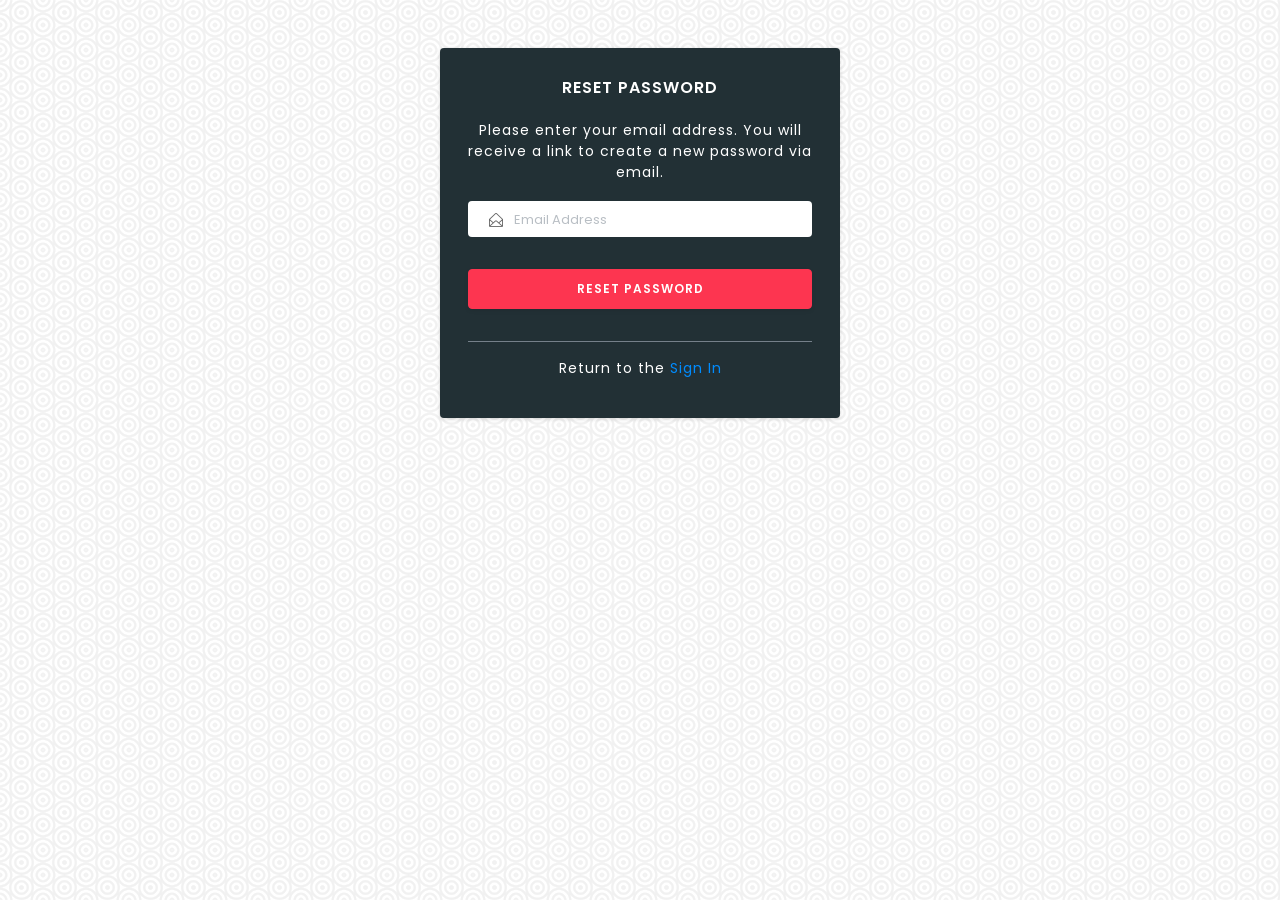
<file: PresentationLayer/Content/color-admin/authentication-dark-reset-password.html>
<!DOCTYPE html>
<html lang="en">
<head>
  <meta charset="utf-8"/>
  <meta http-equiv="X-UA-Compatible" content="IE=edge"/>
  <meta name="viewport" content="width=device-width, initial-scale=1, shrink-to-fit=no"/>
  <meta name="description" content=""/>
  <meta name="author" content=""/>
  <title>DashRock - Bootstrap 4 Admin Dashboard Template</title>
  <link rel="icon" href="assets/images/favicon.ico" type="image/x-icon">
  <!-- Bootstrap core CSS-->
  <link href="assets/css/bootstrap.min.css" rel="stylesheet"/>
  <!-- animate CSS-->
  <link href="assets/css/animate.css" rel="stylesheet" type="text/css"/>
  <!-- Icons CSS-->
  <link href="assets/css/icons.css" rel="stylesheet" type="text/css"/>
  <!-- Custom Style-->
  <link href="assets/css/app-style.css" rel="stylesheet"/>
  
</head>

<body class="authentication-bg">
 <!-- Start wrapper-->
 <div id="wrapper">
	<div class="card card-authentication1 mx-auto my-5 bg-dark animated rollIn">
		<div class="card-body">
		 <div class="card-content p-2">
		  <div class="card-title text-uppercase text-center pb-2 text-white">Reset Password</div>
		    <p class="text-center pb-2 text-white">Please enter your email address. You will receive a link to create a new password via email.</p>
		    <form class="color-form">
			  <div class="form-group">
			   <div class="position-relative has-icon-left">
				  <label for="exampleInputEmailAddress" class="sr-only">Email Address</label>
				  <input type="text" id="exampleInputEmailAddress" class="form-control" placeholder="Email Address">
				  <div class="form-control-position">
					  <i class="icon-envelope-open"></i>
				  </div>
			   </div>
			  </div>
			 
			  <button type="button" class="btn btn-danger btn-block waves-effect waves-light mt-3">Reset Password</button>
			  <div class="text-center pt-3">
				<hr class="border-secondary">
				<p class="text-white">Return to the <a href="authentication-dark-signin.html"> Sign In</a></p>
			  </div>
			 </form>
		   </div>
		  </div>
	     </div>
    
     <!--Start Back To Top Button-->
    <a href="javaScript:void();" class="back-to-top"><i class="fa fa-angle-double-up"></i> </a>
    <!--End Back To Top Button-->
	</div><!--wrapper-->
	
  <!-- Bootstrap core JavaScript-->
  <script src="assets/js/jquery.min.js"></script>
  <script src="assets/js/popper.min.js"></script>
  <script src="assets/js/bootstrap.min.js"></script>
  <!-- waves effect js -->
  <script src="assets/js/waves.js"></script>
  <!-- Custom scripts -->
  <script src="assets/js/app-script.js"></script>
	
</body>
</html>
</file>
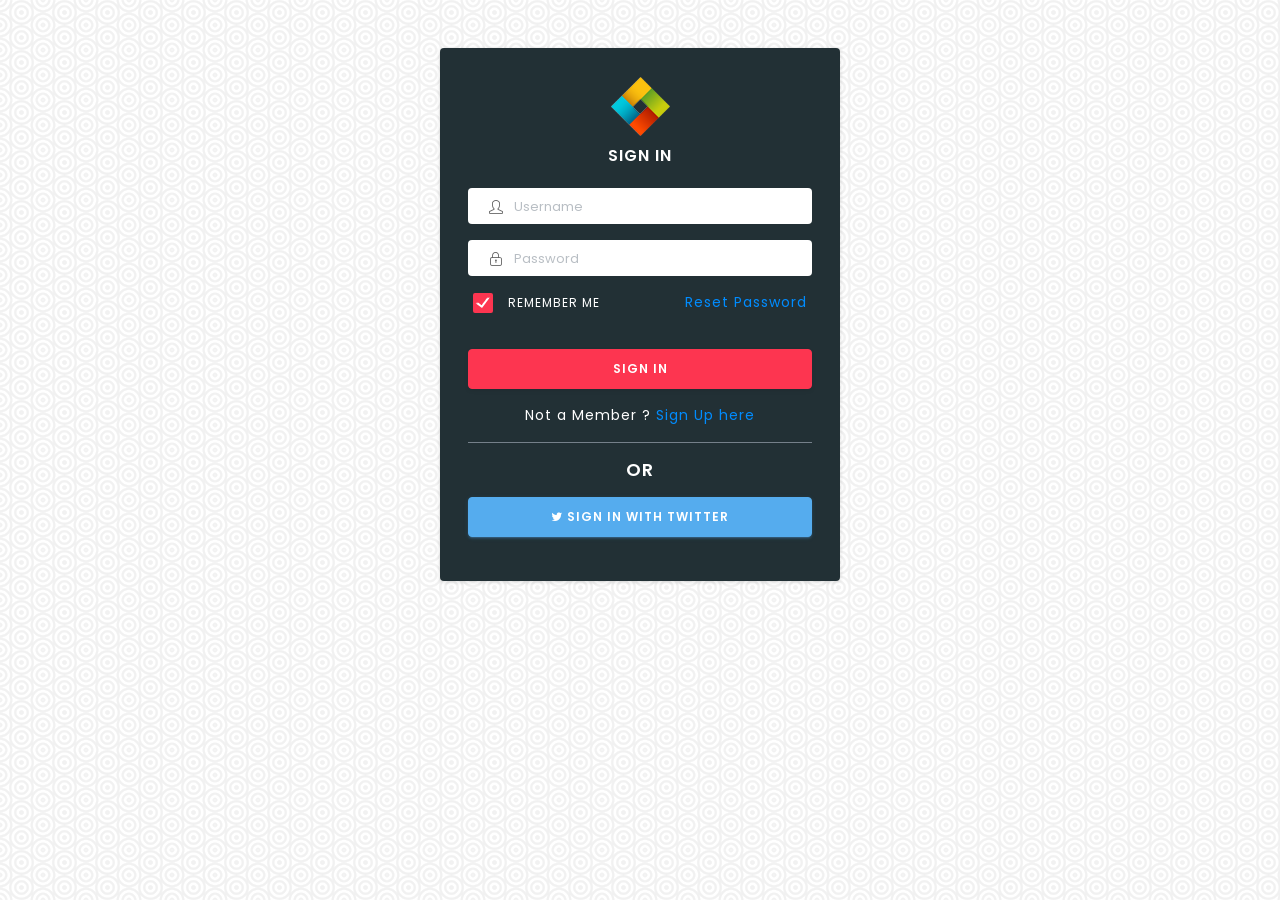
<file: PresentationLayer/Content/color-admin/authentication-dark-signin.html>
<!DOCTYPE html>
<html lang="en">
<head>
  <meta charset="utf-8"/>
  <meta http-equiv="X-UA-Compatible" content="IE=edge"/>
  <meta name="viewport" content="width=device-width, initial-scale=1, shrink-to-fit=no"/>
  <meta name="description" content=""/>
  <meta name="author" content=""/>
  <title>DashRock - Bootstrap 4 Admin Dashboard Template</title>
  <!--favicon-->
  <link rel="icon" href="assets/images/favicon.ico" type="image/x-icon">
  <!-- Bootstrap core CSS-->
  <link href="assets/css/bootstrap.min.css" rel="stylesheet"/>
  <!-- animate CSS-->
  <link href="assets/css/animate.css" rel="stylesheet" type="text/css"/>
  <!-- Icons CSS-->
  <link href="assets/css/icons.css" rel="stylesheet" type="text/css"/>
  <!-- Custom Style-->
  <link href="assets/css/app-style.css" rel="stylesheet"/>
  
</head>

<body class="authentication-bg">
 <!-- Start wrapper-->
 <div id="wrapper">
	<div class="card card-authentication1 mx-auto my-5 animated zoomIn bg-dark">
		<div class="card-body">
		 <div class="card-content p-2">
		  <div class="text-center">
		 		<img src="assets/images/logo-icon.png"/>
		 	</div>
		  <div class="card-title text-uppercase text-center py-2 text-white">Sign In</div>
		    <form class="color-form">
			  <div class="form-group">
			   <div class="position-relative has-icon-left">
				  <label for="exampleInputUsername" class="sr-only">Username</label>
				  <input type="text" id="exampleInputUsername" class="form-control" placeholder="Username">
				  <div class="form-control-position">
					  <i class="icon-user"></i>
				  </div>
			   </div>
			  </div>
			  <div class="form-group">
			   <div class="position-relative has-icon-left">
				  <label for="exampleInputPassword" class="sr-only">Password</label>
				  <input type="password" id="exampleInputPassword" class="form-control" placeholder="Password">
				  <div class="form-control-position">
					  <i class="icon-lock"></i>
				  </div>
			   </div>
			  </div>
			<div class="form-row mr-0 ml-0">
			 <div class="form-group col-6">
			   <div class="demo-checkbox">
                <input type="checkbox" id="user-checkbox" class="filled-in chk-col-danger" checked="" />
                <label for="user-checkbox">Remember me</label>
			  </div>
			 </div>
			 <div class="form-group col-6 text-right">
			  <a href="authentication-dark-reset-password.html">Reset Password</a>
			 </div>
			</div>
			
			 <div class="form-group">
			   <button type="button" class="btn btn-danger btn-block waves-effect waves-light">Sign In</button>
			 </div>
			  <div class="form-group text-center">
			   <p class="text-white">Not a Member ? <a href="authentication-dark-signup.html"> Sign Up here</a></p>
			 </div>
			 <div class="form-group text-center">
			    <hr class="border-secondary">
				<h5 class="text-white">OR</h5>
			 </div>
			  <div class="form-group text-center">
				<button type="button" class="btn btn-twitter text-white btn-block waves-effect waves-light"><i class="fa fa-twitter"></i> Sign In With twitter</button>
			  </div>
			 </form>
		   </div>
		  </div>
	     </div>
    
     <!--Start Back To Top Button-->
    <a href="javaScript:void();" class="back-to-top"><i class="fa fa-angle-double-up"></i> </a>
    <!--End Back To Top Button-->
	</div><!--wrapper-->
	
  <!-- Bootstrap core JavaScript-->
  <script src="assets/js/jquery.min.js"></script>
  <script src="assets/js/popper.min.js"></script>
  <script src="assets/js/bootstrap.min.js"></script>
  <!-- waves effect js -->
  <script src="assets/js/waves.js"></script>
  <!-- Custom scripts -->
  <script src="assets/js/app-script.js"></script>
	
</body>
</html>
</file>
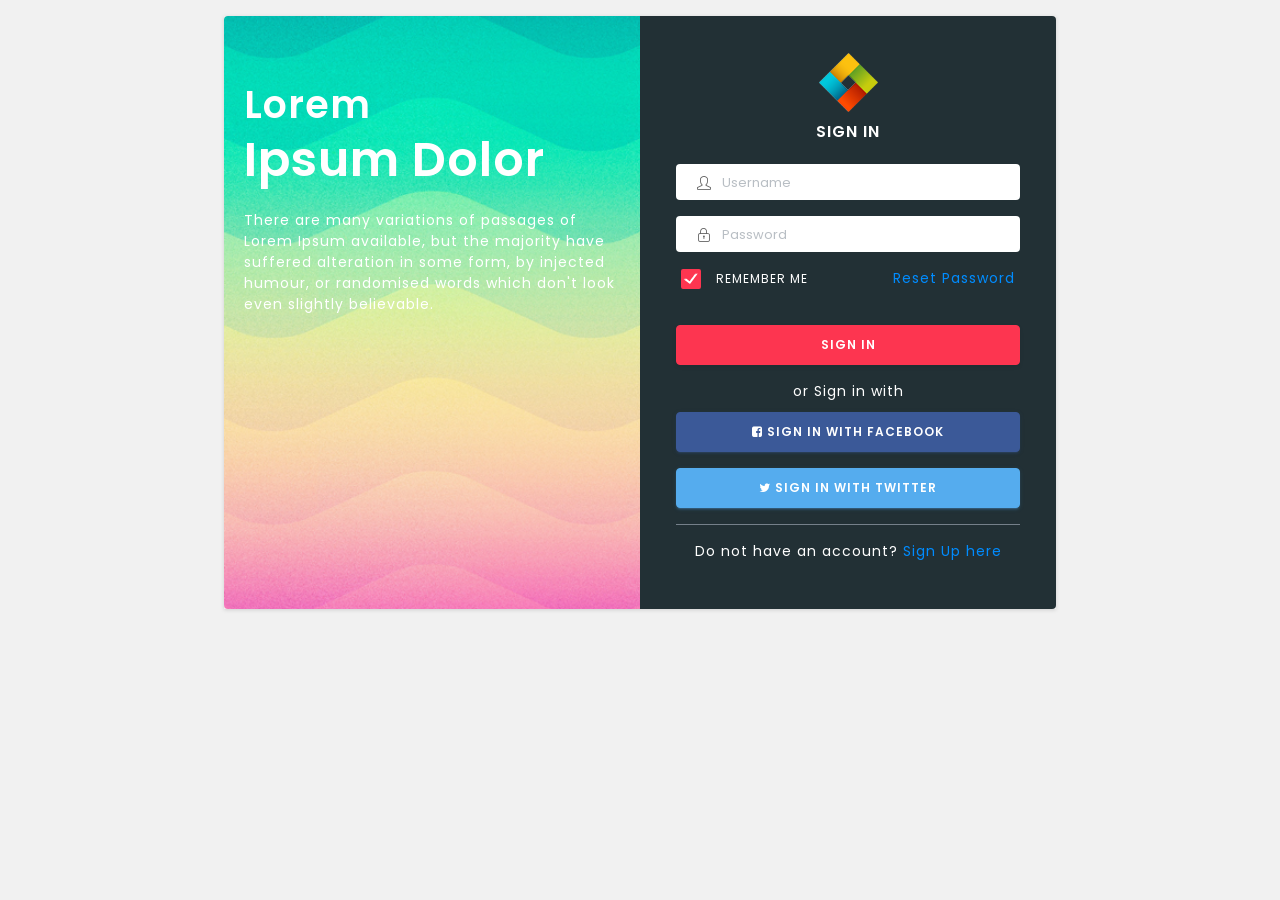
<file: PresentationLayer/Content/color-admin/authentication-dark-signin2.html>
<!DOCTYPE html>
<html lang="en">
<head>
  <meta charset="utf-8"/>
  <meta http-equiv="X-UA-Compatible" content="IE=edge"/>
  <meta name="viewport" content="width=device-width, initial-scale=1, shrink-to-fit=no"/>
  <meta name="description" content=""/>
  <meta name="author" content=""/>
  <title>DashRock - Bootstrap 4 Admin Dashboard Template</title>
  <!--favicon-->
  <link rel="icon" href="assets/images/favicon.ico" type="image/x-icon">
  <!-- Bootstrap core CSS-->
  <link href="assets/css/bootstrap.min.css" rel="stylesheet"/>
  <!-- animate CSS-->
  <link href="assets/css/animate.css" rel="stylesheet" type="text/css"/>
  <!-- Icons CSS-->
  <link href="assets/css/icons.css" rel="stylesheet" type="text/css"/>
  <!-- Custom Style-->
  <link href="assets/css/app-style.css" rel="stylesheet"/>
  
</head>

<body>
 <!-- Start wrapper-->
 <div id="wrapper">
	   <div class="card-authentication2 mx-auto my-3 animated slideInLeft">
	    <div class="card-group">
	    	<div class="card mb-0">
	    	   <div class="bg-signin2"></div>
	    		<div class="card-img-overlay rounded-left my-5">
                 <h2 class="text-white">Lorem</h2>
                 <h1 class="text-white">Ipsum Dolor</h1>
                 <p class="card-text text-white pt-3">There are many variations of passages of Lorem Ipsum available, but the majority have suffered alteration in some form, by injected humour, or randomised words which don't look even slightly believable.</p>
             </div>
	    	</div>

	    	<div class="card mb-0 bg-dark">
	    		<div class="card-body">
	    			<div class="card-content p-3">
					  <div class="text-center">
						<img src="assets/images/logo-icon.png"/>
					  </div>
					 <div class="card-title text-uppercase text-center text-white py-2">Sign In</div>
					   <form class="color-form">
						  <div class="form-group">
						   <div class="position-relative has-icon-left">
							   <label for="exampleInputUsername" class="sr-only">Username</label>
								 <input type="text" id="exampleInputUsername" class="form-control" placeholder="Username">
								 <div class="form-control-position">
									<i class="icon-user"></i>
								</div>
						   </div>
						  </div>
						  <div class="form-group">
						   <div class="position-relative has-icon-left">
							  <label for="exampleInputPassword" class="sr-only">Password</label>
							  <input type="password" id="exampleInputPassword" class="form-control" placeholder="Password">
							  <div class="form-control-position">
								  <i class="icon-lock"></i>
							  </div>
						   </div>
						  </div>
						  <div class="form-row mr-0 ml-0">
						  <div class="form-group col-6">
							  <div class="demo-checkbox">
				               <input type="checkbox" id="user-checkbox" class="filled-in chk-col-danger" checked="" />
				               <label for="user-checkbox">Remember me</label>
							 </div>
							</div>
							<div class="form-group col-6 text-right">
							 <a href="authentication-dark-reset-password2.html">Reset Password</a>
							</div>
						</div>
						<button type="button" class="btn btn-danger btn-block waves-effect waves-light">Sign In</button>
						 <div class="text-center pt-3">
						  <p class="text-white">or Sign in with</p>
						  <button type="button" class="btn btn-facebook text-white btn-block waves-effect waves-light"><i class="fa fa-facebook-square"></i> Sign In With Facebook</button>
						  <button type="button" class="btn btn-twitter text-white btn-block waves-effect waves-light mt-3"><i class="fa fa-twitter"></i> Sign In With Twitter</button>
							<hr class="border-secondary">
						  <p class="text-white">Do not have an account? <a href="authentication-dark-signup2.html"> Sign Up here</a></p>
						</div>
					</form>
				 </div>
				</div>
	    	</div>
	     </div>
	    </div>
    
     <!--Start Back To Top Button-->
    <a href="javaScript:void();" class="back-to-top"><i class="fa fa-angle-double-up"></i> </a>
    <!--End Back To Top Button-->
	</div><!--wrapper-->
	
  <!-- Bootstrap core JavaScript-->
  <script src="assets/js/jquery.min.js"></script>
  <script src="assets/js/popper.min.js"></script>
  <script src="assets/js/bootstrap.min.js"></script>
  <!-- waves effect js -->
  <script src="assets/js/waves.js"></script>
  <!-- Custom scripts -->
  <script src="assets/js/app-script.js"></script>
	
</body>
</html>
</file>
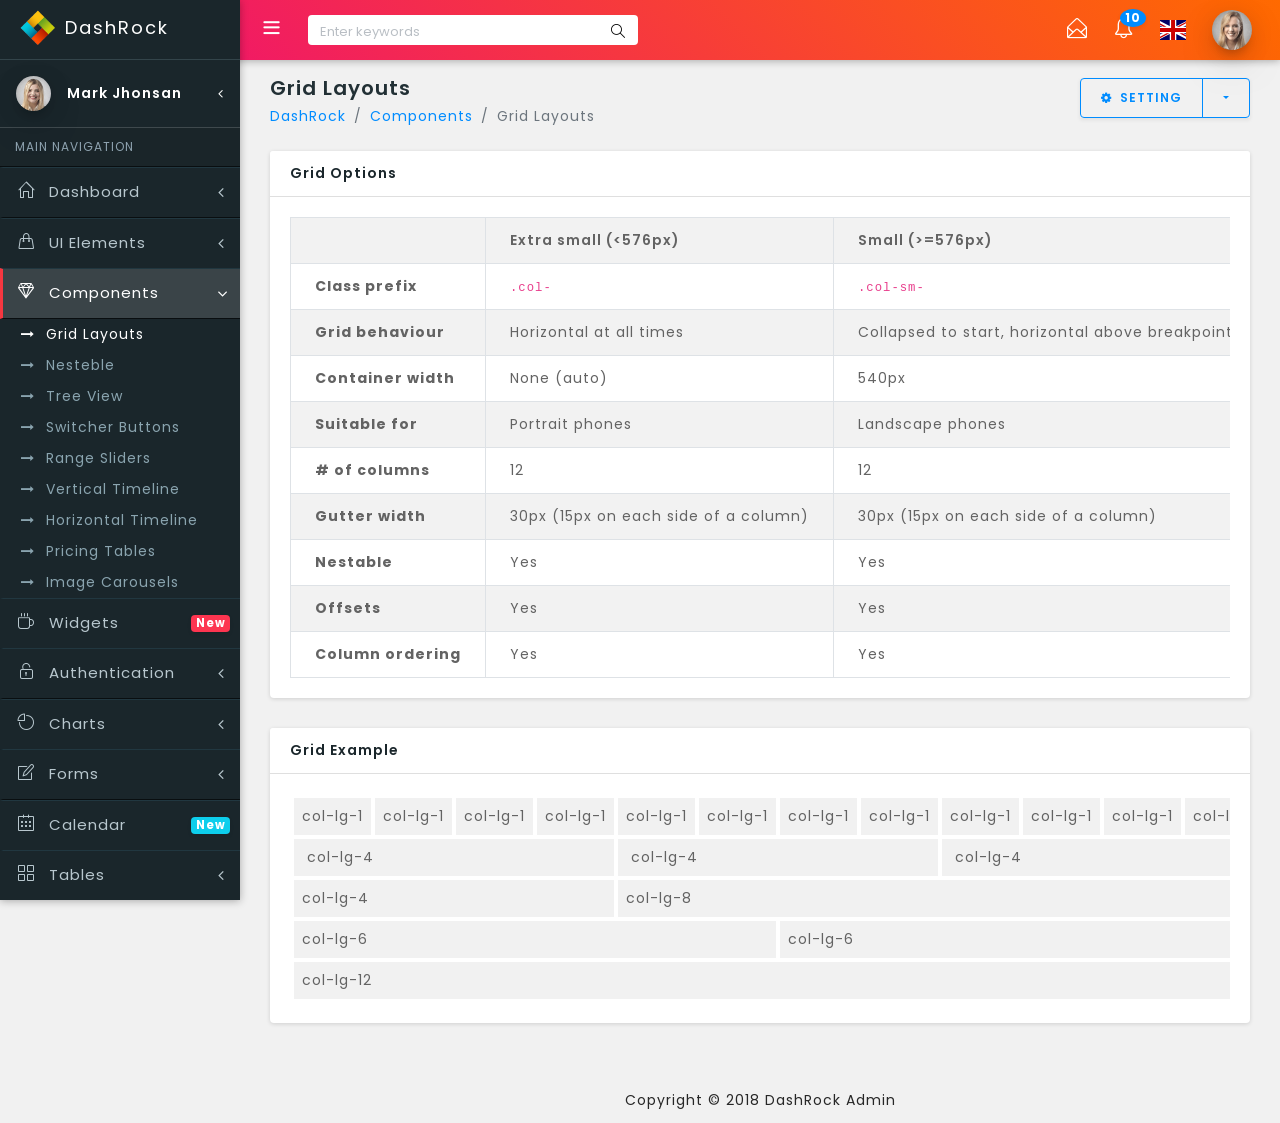
<file: PresentationLayer/Content/color-admin/components-grid-layouts.html>
﻿
<!DOCTYPE html>
<html lang="en">
<head>
  <meta charset="utf-8"/>
  <meta http-equiv="X-UA-Compatible" content="IE=edge"/>
  <meta name="viewport" content="width=device-width, initial-scale=1, shrink-to-fit=no"/>
  <meta name="description" content=""/>
  <meta name="author" content=""/>
  <title>DashRock - Bootstrap 4 Admin Dashboard Template</title>
  <!--favicon-->
  <link rel="icon" href="assets/images/favicon.ico" type="image/x-icon">
  <!-- simplebar CSS-->
  <link href="assets/plugins/simplebar/css/simplebar.css" rel="stylesheet"/>
  <!-- Bootstrap core CSS-->
  <link href="assets/css/bootstrap.min.css" rel="stylesheet"/>
  <!-- animate CSS-->
  <link href="assets/css/animate.css" rel="stylesheet" type="text/css"/>
  <!-- Icons CSS-->
  <link href="assets/css/icons.css" rel="stylesheet" type="text/css"/>
  <!-- Sidebar CSS-->
  <link href="assets/css/sidebar-menu.css" rel="stylesheet"/>
  <!-- Custom Style-->
  <link href="assets/css/app-style.css" rel="stylesheet"/>
  
</head>

<body>

<!-- Start wrapper-->
 <div id="wrapper">
 
   <!--Start sidebar-wrapper-->
   <div id="sidebar-wrapper" data-simplebar="" data-simplebar-auto-hide="true">
     <div class="brand-logo">
      <a href="index.html">
       <img src="assets/images/logo-icon.png" class="logo-icon" alt="logo icon">
       <h5 class="logo-text"> DashRock</h5>
     </a>
	 </div>
	 <div class="user-details">
	  <div class="media align-items-center user-pointer collapsed" data-toggle="collapse" data-target="#user-dropdown">
	    <div class="avatar"><img class="mr-3 side-user-img" src="assets/images/avatars/avatar-4.png" alt="user avatar"></div>
	     <div class="media-body">
	     <h6 class="side-user-name">Mark Jhonsan</h6>
	    </div>
       </div>
	   <div id="user-dropdown" class="collapse">
		  <ul class="user-setting-menu">
            <li><a href="javaScript:void();"><i class="icon-user"></i>  My Profile</a></li>
            <li><a href="javaScript:void();"><i class="icon-settings"></i> Setting</a></li>
			<li><a href="javaScript:void();"><i class="icon-power"></i> Logout</a></li>
		  </ul>
	   </div>
      </div>
	 <ul class="sidebar-menu do-nicescrol">
      <li class="sidebar-header">MAIN NAVIGATION</li>
      <li>
        <a href="index.html" class="waves-effect">
          <i class="icon-home"></i><span>Dashboard</span><i class="fa fa-angle-left pull-right"></i>
        </a>
        <ul class="sidebar-submenu">
          <li><a href="index.html"><i class="fa fa-long-arrow-right"></i> Dashboard v1</a></li>
          <li><a href="index2.html"><i class="fa fa-long-arrow-right"></i> Dashboard v2</a></li>
          <li><a href="index3.html"><i class="fa fa-long-arrow-right"></i> Dashboard v3</a></li>
        </ul>
      </li>
      <li>
        <a href="javaScript:void();" class="waves-effect">
        <i class="icon-handbag"></i><span>UI Elements</span> 
		   <i class="fa fa-angle-left pull-right"></i>
        </a>
        <ul class="sidebar-submenu">
      		  <li><a href="ui-typography.html"><i class="fa fa-long-arrow-right"></i> Typography</a></li>
      		  <li><a href="ui-buttons.html"><i class="fa fa-long-arrow-right"></i> Buttons</a></li>
      		  <li><a href="ui-cards.html"><i class="fa fa-long-arrow-right"></i> Cards</a></li>
      		  <li><a href="ui-checkbox-radio.html"><i class="fa fa-long-arrow-right"></i> Checkboxes & Radios</a></li>
      		  <li><a href="ui-tabs-accordions.html"><i class="fa fa-long-arrow-right"></i> Tabs & Accordions</a></li>
      		  <li><a href="ui-modals.html"><i class="fa fa-long-arrow-right"></i> Modals</a></li>
      		  <li><a href="ui-bootstrap-elements.html"><i class="fa fa-long-arrow-right"></i> BS Elements</a></li>
			  <li><a href="ui-pagination.html"><i class="fa fa-long-arrow-right"></i> Pagination</a></li>
			  <li><a href="ui-list-groups.html"><i class="fa fa-long-arrow-right"></i> List Groups</a></li>
			  <li><a href="ui-alerts.html"><i class="fa fa-long-arrow-right"></i> Alerts</a></li>
      		  <li><a href="ui-progressbars.html"><i class="fa fa-long-arrow-right"></i> Progress Bars</a></li>
      		  <li><a href="ui-notification.html"><i class="fa fa-long-arrow-right"></i> Notifications</a></li>
      		  <li><a href="ui-sweet-alert.html"><i class="fa fa-long-arrow-right"></i> Sweet Alerts</a></li>
      		  <li><a href="ui-color-palette.html"><i class="fa fa-long-arrow-right"></i> Color Palette</a></li>
      		  <li><a href="ui-lightbox-gallery.html"><i class="fa fa-long-arrow-right"></i> Lightbox gallery</a></li>
        </ul>
      </li>
	  
	  <li>
        <a href="javaScript:void();" class="waves-effect">
           <i class="icon-diamond"></i><span>Components</span>
          <i class="fa fa-angle-left pull-right"></i>
        </a>
        <ul class="sidebar-submenu">
          <li><a href="components-grid-layouts.html"><i class="fa fa-long-arrow-right"></i> Grid Layouts</a></li>
    		  <li><a href="components-nestable.html"><i class="fa fa-long-arrow-right"></i> Nesteble</a></li>
    		  <li><a href="components-tree-view-menu.html"><i class="fa fa-long-arrow-right"></i> Tree View</a></li>
    		  <li><a href="components-switcher-buttons.html"><i class="fa fa-long-arrow-right"></i> Switcher Buttons</a></li>
    		  <li><a href="components-range-slider.html"><i class="fa fa-long-arrow-right"></i> Range Sliders</a></li>
    		  <li><a href="components-vertical-timeline.html"><i class="fa fa-long-arrow-right"></i> Vertical Timeline</a></li>
    		  <li><a href="components-horizontal-timeline.html"><i class="fa fa-long-arrow-right"></i> Horizontal Timeline</a></li>
    		  <li><a href="components-pricing-table.html"><i class="fa fa-long-arrow-right"></i> Pricing Tables</a></li>
              <li><a href="components-image-carousel.html"><i class="fa fa-long-arrow-right"></i> Image Carousels</a></li>
        </ul>
      </li>
	  <li>
        <a href="widgets.html" class="waves-effect"><i class="icon-cup"></i><span>Widgets</span>
          <small class="badge float-right badge-danger">New</small>
        </a>
      </li>
	  <li>
        <a href="javaScript:void();" class="waves-effect">
          <i class="icon-lock-open"></i><span>Authentication</span>
          <i class="fa fa-angle-left float-right"></i>
        </a>
        <ul class="sidebar-submenu">
          <li><a href="authentication-signin.html" target="_blank"><i class="fa fa-long-arrow-right"></i> SignIn 1</a></li>
          <li><a href="authentication-signin2.html" target="_blank"><i class="fa fa-long-arrow-right"></i> SignIn 2</a></li>
          <li><a href="authentication-signup.html" target="_blank"><i class="fa fa-long-arrow-right"></i> SignUp 1</a></li>
          <li><a href="authentication-signup2.html" target="_blank"><i class="fa fa-long-arrow-right"></i> SignUp 2</a></li>
          <li><a href="authentication-reset-password.html" target="_blank"><i class="fa fa-long-arrow-right"></i> Reset Password 1</a></li>
          <li><a href="authentication-reset-password2.html" target="_blank"><i class="fa fa-long-arrow-right"></i> Reset Password 2</a></li>
		  <li class="sidebar-header text-info">DARK AUTHENTICATION</li>
		  <li><a href="authentication-dark-signin.html" target="_blank"><i class="fa fa-long-arrow-right"></i> Dark SignIn 1</a></li>
          <li><a href="authentication-dark-signin2.html" target="_blank"><i class="fa fa-long-arrow-right"></i> Dark SignIn 2</a></li>
          <li><a href="authentication-dark-signup.html" target="_blank"><i class="fa fa-long-arrow-right"></i> Dark SignUp 1</a></li>
          <li><a href="authentication-dark-signup2.html" target="_blank"><i class="fa fa-long-arrow-right"></i> Dark SignUp 2</a></li>
          <li><a href="authentication-dark-reset-password.html" target="_blank"><i class="fa fa-long-arrow-right"></i> Dark Reset Password 1</a></li>
          <li><a href="authentication-dark-reset-password2.html" target="_blank"><i class="fa fa-long-arrow-right"></i> Dark Reset Password 2</a></li>
        </ul>
       </li>
	  <li>
        <a href="javaScript:void();" class="waves-effect">
          <i class="icon-pie-chart"></i><span>Charts</span>
          <i class="fa fa-angle-left float-right"></i>
        </a>
        <ul class="sidebar-submenu">
          <li><a href="charts-morris.html"><i class="fa fa-long-arrow-right"></i> Morris Charts</a></li>
		  <li><a href="charts-chartjs.html"><i class="fa fa-long-arrow-right"></i> Chart JS</a></li>
		  <li><a href="charts-c3-charts.html"><i class="fa fa-long-arrow-right"></i> C3 Chart</a></li>
		  <li><a href="charts-flot.html"><i class="fa fa-long-arrow-right"></i> Flot Chart</a></li>
		  <li><a href="charts-peity.html"><i class="fa fa-long-arrow-right"></i> Peity Charts</a></li>
		  <li><a href="charts-sparkline.html"><i class="fa fa-long-arrow-right"></i> Sparkline Charts</a></li>
		  <li><a href="charts-other.html"><i class="fa fa-long-arrow-right"></i> Other Charts</a></li>
        </ul>
       </li>
	   <li>
        <a href="javaScript:void();" class="waves-effect">
          <i class="icon-note"></i><span>Forms</span>
          <i class="fa fa-angle-left pull-right"></i>
        </a>
        <ul class="sidebar-submenu">
		  <li><a href="form-inputs.html"><i class="fa fa-long-arrow-right"></i> Basic Inputs</a></li>
		  <li><a href="form-input-group.html"><i class="fa fa-long-arrow-right"></i> Input Groups</a></li>
		  <li><a href="form-layouts.html"><i class="fa fa-long-arrow-right"></i> Form Layouts</a></li>
		  <li><a href="form-color-forms.html"><i class="fa fa-long-arrow-right"></i> Color Forms</a></li>
		  <li><a href="form-gradients-forms.html"><i class="fa fa-long-arrow-right"></i> Gradient Forms</a></li>
		  <li><a href="form-advanced.html"><i class="fa fa-long-arrow-right"></i> Form Advanced</a></li>
		  <li><a href="form-validation.html"><i class="fa fa-long-arrow-right"></i> Form Validation</a></li>
		  <li><a href="form-step-wizard.html"><i class="fa fa-long-arrow-right"></i> Form Wizard</a></li>
		  <li><a href="form-text-editor.html"><i class="fa fa-long-arrow-right"></i> Form Editor</a></li>
		  <li><a href="form-uploads.html"><i class="fa fa-long-arrow-right"></i> Form Uploads</a></li>
        </ul>
      </li>
	  
	   <li>
        <a href="calendar.html" class="waves-effect">
          <i class="icon-calendar"></i><span>Calendar</span>
          <small class="badge float-right badge-info">New</small>
        </a>
      </li>
	  <li>
        <a href="javaScript:void();" class="waves-effect">
          <i class="icon-grid"></i><span>Tables</span>
          <i class="fa fa-angle-left float-right"></i>
        </a>
        <ul class="sidebar-submenu">
          <li><a href="table-simple-tables.html"><i class="fa fa-long-arrow-right"></i> Simple Tables</a></li>
		  <li><a href="table-header-tables.html"><i class="fa fa-long-arrow-right"></i> Header Tables</a></li>
		  <li><a href="table-color-tables.html"><i class="fa fa-long-arrow-right"></i> Color Tables</a></li>
		  <li><a href="table-striped-color-tables.html"><i class="fa fa-long-arrow-right"></i> Striped Color Tables</a></li>
		  <li><a href="table-data-tables.html"><i class="fa fa-long-arrow-right"></i> Data Tables</a></li>
        </ul>
       </li>
	   <li>
        <a href="javaScript:void();" class="waves-effect">
          <i class="icon-magnet"></i><span>UI Icons</span>
          <i class="fa fa-angle-left float-right"></i>
        </a>
        <ul class="sidebar-submenu">
          <li><a href="icons-material-designs.html"><i class="fa fa-long-arrow-right"></i> Material Design</a></li>
		  <li><a href="icons-font-awesome.html"><i class="fa fa-long-arrow-right"></i> Font Awesome</a></li>
		  <li><a href="icons-themify.html"><i class="fa fa-long-arrow-right"></i> Themify Icons</a></li>
		  <li><a href="icons-simple-line-icons.html"><i class="fa fa-long-arrow-right"></i> Line Icons</a></li>
		  <li><a href="icons-flags.html"><i class="fa fa-long-arrow-right"></i> Flag Icons</a></li>
        </ul>
      </li>
      <li>
        <a href="javaScript:void();" class="waves-effect">
          <i class="icon-envelope-letter"></i><span>Mailbox</span>
		  <small class="badge float-right badge-warning">12</small>
        </a>
        <ul class="sidebar-submenu">
		  <li><a href="mail-inbox.html"><i class="fa fa-long-arrow-right"></i> Inbox</a></li>
		  <li><a href="mail-compose.html"><i class="fa fa-long-arrow-right"></i> Compose</a></li>
		  <li><a href="mail-read.html"><i class="fa fa-long-arrow-right"></i> Read Mail</a></li>
		</ul>
      </li>
      
	   <li>
        <a href="javaScript:void();" class="waves-effect">
          <i class="icon-map"></i><span>Maps</span>
          <i class="fa fa-angle-left float-right"></i>
        </a>
        <ul class="sidebar-submenu">
          <li><a href="maps-google.html"><i class="fa fa-long-arrow-right"></i> Google Maps</a></li>
		  <li><a href="maps-vector.html"><i class="fa fa-long-arrow-right"></i> Vector Maps</a></li>
        </ul>
       </li>
	   
	   <li>
        <a href="javaScript:void();" class="waves-effect">
          <i class="icon-folder-alt"></i><span>Extra Pages</span>
          <i class="fa fa-angle-left float-right"></i>
        </a>
        <ul class="sidebar-submenu">
          <li><a href="pages-invoice.html"><i class="fa fa-long-arrow-right"></i> Invoice</a></li>
		  <li><a href="pages-user-profile.html"><i class="fa fa-long-arrow-right"></i> User Profile</a></li>
		  <li><a href="pages-lock-screen.html"><i class="fa fa-long-arrow-right"></i> Lockscreen</a></li>
		  <li><a href="pages-blank-page.html"><i class="fa fa-long-arrow-right"></i> Blank Page</a></li>
          <li><a href="pages-coming-soon.html"><i class="fa fa-long-arrow-right"></i> Coming Soon</a></li>
		  <li><a href="pages-403.html"><i class="fa fa-long-arrow-right"></i> 403 Error</a></li>
		  <li><a href="pages-404.html"><i class="fa fa-long-arrow-right"></i> 404 Error</a></li>
		  <li><a href="pages-500.html"><i class="fa fa-long-arrow-right"></i> 500 Error</a></li>
        </ul>
       </li>

      <li>
        <a href="javaScript:void();" class="waves-effect">
          <i class="icon-share"></i><span>Multilevel</span>
          <i class="fa fa-angle-left pull-right"></i>
        </a>
        <ul class="sidebar-submenu">
          <li><a href="javaScript:void();"><i class="fa fa-long-arrow-right"></i> Level One</a></li>
          <li>
            <a href="javaScript:void();"><i class="fa fa-long-arrow-right"></i> Level One <i class="fa fa-angle-left pull-right"></i></a>
            <ul class="sidebar-submenu">
              <li><a href="javaScript:void();"><i class="fa fa-long-arrow-right"></i> Level Two</a></li>
              <li>
                <a href="javaScript:void();"><i class="fa fa-long-arrow-right"></i> Level Two <i class="fa fa-angle-left pull-right"></i></a>
                <ul class="sidebar-submenu">
                  <li><a href="javaScript:void();"><i class="fa fa-long-arrow-right"></i> Level Three</a></li>
                  <li><a href="javaScript:void();"><i class="fa fa-long-arrow-right"></i> Level Three</a></li>
                </ul>
              </li>
            </ul>
          </li>
          <li><a href="javaScript:void();" class="waves-effect"><i class="fa fa-long-arrow-right"></i> Level One</a></li>
        </ul>
      </li>
      <li class="sidebar-header">LABELS</li>
      <li><a href="javaScript:void();" class="waves-effect"><i class="icon-cloud-upload text-danger"></i><span>Disk Space</span></a></li>
      <li><a href="javaScript:void();" class="waves-effect"><i class="icon-hourglass text-warning"></i><span>Server Load</span></a></li>
      <li><a href="javaScript:void();" class="waves-effect"><i class="icon-drop text-info"></i><span>Information</span></a></li>
    </ul>
	 
   </div>
   <!--End sidebar-wrapper-->

<!--Start topbar header-->
<header class="topbar-nav">
 <nav class="navbar navbar-expand fixed-top gradient-ibiza">
  <ul class="navbar-nav mr-auto align-items-center">
    <li class="nav-item">
      <a class="nav-link toggle-menu" href="javascript:void();">
       <i class="icon-menu menu-icon"></i>
     </a>
    </li>
    <li class="nav-item">
      <form class="search-bar">
        <input type="text" class="form-control" placeholder="Enter keywords">
         <a href="javascript:void();"><i class="icon-magnifier"></i></a>
      </form>
    </li>
  </ul>
     
  <ul class="navbar-nav align-items-center right-nav-link">
    <li class="nav-item dropdown-lg">
      <a class="nav-link dropdown-toggle dropdown-toggle-nocaret waves-effect" data-toggle="dropdown" href="javascript:void();">
	    <i class="icon-envelope-open"></i></a>
      <div class="dropdown-menu dropdown-menu-right animated fadeIn">
        <ul class="list-group list-group-flush">
         <li class="list-group-item d-flex justify-content-between align-items-center">
          You have 4 new messages
          <span class="badge badge-danger">4</span>
          </li>
          <li class="list-group-item">
          <a href="javaScript:void();">
           <div class="media">
             <div class="avatar"><img class="align-self-start mr-3" src="assets/images/avatars/avatar-1.png" alt="user avatar"></div>
            <div class="media-body">
            <h6 class="mt-0 msg-title">Jhon Deo</h6>
            <p class="msg-info">Lorem ipsum dolor sit amet...</p>
            <small>Today, 4:10 PM</small>
            </div>
          </div>
          </a>
          </li>
          <li class="list-group-item">
          <a href="javaScript:void();">
           <div class="media">
             <div class="avatar"><img class="align-self-start mr-3" src="assets/images/avatars/avatar-2.png" alt="user avatar"></div>
            <div class="media-body">
            <h6 class="mt-0 msg-title">Sara Jen</h6>
            <p class="msg-info">Lorem ipsum dolor sit amet...</p>
            <small>Yesterday, 8:30 AM</small>
            </div>
          </div>
          </a>
          </li>
          <li class="list-group-item">
          <a href="javaScript:void();">
           <div class="media">
             <div class="avatar"><img class="align-self-start mr-3" src="assets/images/avatars/avatar-3.png" alt="user avatar"></div>
            <div class="media-body">
            <h6 class="mt-0 msg-title">Dannish Josh</h6>
            <p class="msg-info">Lorem ipsum dolor sit amet...</p>
             <small>5/11/2018, 2:50 PM</small>
            </div>
          </div>
          </a>
          </li>
          <li class="list-group-item">
          <a href="javaScript:void();">
           <div class="media">
             <div class="avatar"><img class="align-self-start mr-3" src="assets/images/avatars/avatar-4.png" alt="user avatar"></div>
            <div class="media-body">
            <h6 class="mt-0 msg-title">Katrina Mccoy</h6>
            <p class="msg-info">Lorem ipsum dolor sit amet.</p>
            <small>1/11/2018, 2:50 PM</small>
            </div>
          </div>
          </a>
          </li>
          <li class="list-group-item"><a href="javaScript:void();">See All Messages</a></li>
        </ul>
        </div>
    </li>
    <li class="nav-item dropdown-lg">
      <a class="nav-link dropdown-toggle dropdown-toggle-nocaret waves-effect" data-toggle="dropdown" href="javascript:void();">
	  <i class="icon-bell"></i><span class="badge badge-primary badge-up">10</span></a>
      <div class="dropdown-menu dropdown-menu-right animated fadeIn">
        <ul class="list-group list-group-flush">
          <li class="list-group-item d-flex justify-content-between align-items-center">
          You have 10 Notifications
          <span class="badge badge-primary">10</span>
          </li>
          <li class="list-group-item">
          <a href="javaScript:void();">
           <div class="media">
             <i class="icon-people fa-2x mr-3 text-info"></i>
            <div class="media-body">
            <h6 class="mt-0 msg-title">New Registered Users</h6>
            <p class="msg-info">Lorem ipsum dolor sit amet...</p>
            </div>
          </div>
          </a>
          </li>
          <li class="list-group-item">
          <a href="javaScript:void();">
           <div class="media">
             <i class="icon-cup fa-2x mr-3 text-warning"></i>
            <div class="media-body">
            <h6 class="mt-0 msg-title">New Received Orders</h6>
            <p class="msg-info">Lorem ipsum dolor sit amet...</p>
            </div>
          </div>
          </a>
          </li>
          <li class="list-group-item">
          <a href="javaScript:void();">
           <div class="media">
             <i class="icon-bell fa-2x mr-3 text-danger"></i>
            <div class="media-body">
            <h6 class="mt-0 msg-title">New Updates</h6>
            <p class="msg-info">Lorem ipsum dolor sit amet...</p>
            </div>
          </div>
          </a>
          </li>
          <li class="list-group-item"><a href="javaScript:void();">See All Notifications</a></li>
        </ul>
      </div>
    </li>
    <li class="nav-item language">
      <a class="nav-link dropdown-toggle dropdown-toggle-nocaret waves-effect" data-toggle="dropdown" href="#"><i class="flag-icon flag-icon-gb"></i></a>
      <ul class="dropdown-menu dropdown-menu-right animated fadeIn">
          <li class="dropdown-item"> <i class="flag-icon flag-icon-gb mr-2"></i> English</li>
          <li class="dropdown-item"> <i class="flag-icon flag-icon-fr mr-2"></i> French</li>
          <li class="dropdown-item"> <i class="flag-icon flag-icon-cn mr-2"></i> Chinese</li>
          <li class="dropdown-item"> <i class="flag-icon flag-icon-de mr-2"></i> German</li>
        </ul>
    </li>
    <li class="nav-item">
      <a class="nav-link dropdown-toggle dropdown-toggle-nocaret" data-toggle="dropdown" href="#">
        <span class="user-profile"><img src="assets/images/avatars/avatar-17.png" class="img-circle" alt="user avatar"></span>
      </a>
      <ul class="dropdown-menu dropdown-menu-right animated fadeIn">
       <li class="dropdown-item user-details">
        <a href="javaScript:void();">
           <div class="media">
             <div class="avatar"><img class="align-self-start mr-3" src="assets/images/avatars/avatar-17.png" alt="user avatar"></div>
            <div class="media-body">
            <h6 class="mt-2 user-title">Katrina Mccoy</h6>
            <p class="user-subtitle">katrina92@example.com</p>
            </div>
           </div>
          </a>
        </li>
        <li class="dropdown-divider"></li>
        <li class="dropdown-item"><i class="icon-envelope mr-2"></i> Inbox</li>
        <li class="dropdown-divider"></li>
        <li class="dropdown-item"><i class="icon-wallet mr-2"></i> Account</li>
        <li class="dropdown-divider"></li>
        <li class="dropdown-item"><i class="icon-settings mr-2"></i> Setting</li>
        <li class="dropdown-divider"></li>
        <li class="dropdown-item"><i class="icon-power mr-2"></i> Logout</li>
      </ul>
    </li>
  </ul>
</nav>
</header>
<!--End topbar header-->

<div class="clearfix"></div>
	
  <div class="content-wrapper">
    <div class="container-fluid">
      <!-- Breadcrumb-->
     <div class="row pt-2 pb-2">
        <div class="col-sm-9">
		    <h4 class="page-title">Grid Layouts</h4>
		    <ol class="breadcrumb">
            <li class="breadcrumb-item"><a href="javaScript:void();">DashRock</a></li>
            <li class="breadcrumb-item"><a href="javaScript:void();">Components</a></li>
            <li class="breadcrumb-item active" aria-current="page">Grid Layouts</li>
         </ol>
	   </div>
     <div class="col-sm-3">
       <div class="btn-group float-sm-right">
        <button type="button" class="btn btn-outline-primary waves-effect waves-light"><i class="fa fa-cog mr-1"></i> Setting</button>
        <button type="button" class="btn btn-outline-primary dropdown-toggle dropdown-toggle-split waves-effect waves-light" data-toggle="dropdown">
        <span class="caret"></span>
        </button>
        <div class="dropdown-menu">
          <a href="javaScript:void();" class="dropdown-item">Action</a>
          <a href="javaScript:void();" class="dropdown-item">Another action</a>
          <a href="javaScript:void();" class="dropdown-item">Something else here</a>
          <div class="dropdown-divider"></div>
          <a href="javaScript:void();" class="dropdown-item">Separated link</a>
        </div>
      </div>
     </div>
     </div>
    <!-- End Breadcrumb-->
      <div class="row">
        <div class="col-lg-12">
          <div class="card">
            <div class="card-header">Grid Options</div>
             <div class="card-body">
               <div class="table-responsive">
                <table class="table table-striped table-bordered notranslate">
                  <tbody><tr>
                    <th style="width:20%;">&nbsp;</th>
                    <th style="width:17%;">Extra small (&lt;576px)</th>
                    <th style="width:16%;">Small (&gt;=576px)</th>
                    <th style="width:16%;">Medium (&gt;=768px)</th>
                    <th style="width:16%;">Large (&gt;=992px)</th>
                    <th style="width:16%;">Extra Large (&gt;=1200px)</th>
                  </tr>
                  <tr>
                    <td><strong>Class prefix</strong></td>
                    <td><code class="w3-codespan">.col-</code></td>
                    <td><code class="w3-codespan">.col-sm-</code></td>
                    <td><code class="w3-codespan">.col-md-</code></td>
                    <td><code class="w3-codespan">.col-lg-</code></td>
                    <td><code class="w3-codespan">.col-xl-</code></td>
                  </tr>
                  <tr>
                    <td><strong>Grid behaviour</strong></td>
                    <td>Horizontal at all times</td>
                    <td>Collapsed to start, horizontal above breakpoints</td>
                    <td>Collapsed to start, horizontal above breakpoints</td>
                    <td>Collapsed to start, horizontal above breakpoints</td>        
                    <td>Collapsed to start, horizontal above breakpoints</td>        
                  </tr>
                  <tr>
                    <td><strong>Container width</strong></td>
                    <td>None (auto)</td>
                    <td>540px</td>
                    <td>720px</td>
                    <td>960px</td>
                    <td>1140px</td>
                  </tr>
                  <tr>
                    <td><strong>Suitable for</strong></td>
                    <td>Portrait phones</td>
                    <td>Landscape phones</td>
                    <td>Tablets</td>
                    <td>Laptops</td>
                    <td>Laptops and Desktops</td>    
                  </tr>
                  <tr>
                    <td><strong># of columns</strong></td>
                    <td>12</td>
                    <td>12</td>
                    <td>12</td>
                    <td>12</td>    
                    <td>12</td>    
                  </tr>
                  <tr>
                    <td><strong>Gutter width</strong></td>
                    <td>30px (15px on each side of a column)</td>
                    <td>30px (15px on each side of a column)</td>
                    <td>30px (15px on each side of a column)</td>
                    <td>30px (15px on each side of a column)</td>
                    <td>30px (15px on each side of a column)</td>
                  </tr>
                  <tr>
                    <td><strong>Nestable</strong></td>
                    <td>Yes</td>
                    <td>Yes</td>
                    <td>Yes</td>
                    <td>Yes</td>
                    <td>Yes</td>
                  </tr>
                  <tr>
                    <td><strong>Offsets</strong></td>
                    <td>Yes</td>
                    <td>Yes</td>
                    <td>Yes</td>
                    <td>Yes</td>
                    <td>Yes</td>
                  </tr>
                  <tr>
                    <td><strong>Column ordering</strong></td>
                    <td>Yes</td>
                    <td>Yes</td>
                    <td>Yes</td>
                    <td>Yes</td>
                    <td>Yes</td>
                  </tr>
                </tbody></table>
                </div>
             </div>
          </div>
        </div>
      </div><!--End Row-->

      <div class="row">
        <div class="col-lg-12">
           <div class="card">
            <div class="card-header">Grid Example</div>
             <div class="card-body">
                <div class="table-responsive">
                  <table class="grid">
                  <tbody>
                    <tr>
                    <td>col-lg-1</td>
                    <td>col-lg-1</td>  
                    <td>col-lg-1</td>
                    <td>col-lg-1</td>
                    <td>col-lg-1</td>  
                    <td>col-lg-1</td>
                    <td>col-lg-1</td>
                    <td>col-lg-1</td>  
                    <td>col-lg-1</td>
                    <td>col-lg-1</td>
                    <td>col-lg-1</td> 
                    <td>col-lg-1</td>
                  </tr>
                  <tr>
                    <td colspan="4">&nbsp;col-lg-4</td>
                    <td colspan="4">&nbsp;col-lg-4</td>  
                    <td colspan="4">&nbsp;col-lg-4</td>
                  </tr>
                  <tr>
                    <td colspan="4">col-lg-4</td>
                    <td colspan="8">col-lg-8</td>  
                  </tr>
                  <tr>
                    <td colspan="6">col-lg-6</td>
                    <td colspan="6">col-lg-6</td>  
                  </tr>
                  <tr>
                    <td colspan="12">col-lg-12</td>
                  </tr>
                  </tbody></table>
                  </div>
             </div>
           </div>
        </div>
      </div>

    </div>
    <!-- End container-fluid-->
    
    </div><!--End content-wrapper-->
   <!--Start Back To Top Button-->
    <a href="javaScript:void();" class="back-to-top"><i class="fa fa-angle-double-up"></i> </a>
    <!--End Back To Top Button-->
	
	<!--Start footer-->
	<footer class="footer">
      <div class="container">
        <div class="text-center">
          Copyright © 2018 DashRock Admin
        </div>
      </div>
    </footer>
	<!--End footer-->
   
  </div><!--End wrapper-->


  <!-- Bootstrap core JavaScript-->
  <script src="assets/js/jquery.min.js"></script>
  <script src="assets/js/popper.min.js"></script>
  <script src="assets/js/bootstrap.min.js"></script>
	
  <!-- simplebar js -->
  <script src="assets/plugins/simplebar/js/simplebar.js"></script>
  <!-- waves effect js -->
  <script src="assets/js/waves.js"></script>
  <!-- sidebar-menu js -->
  <script src="assets/js/sidebar-menu.js"></script>
  <!-- Custom scripts -->
  <script src="assets/js/app-script.js"></script>
	
</body>
</html>
</file>
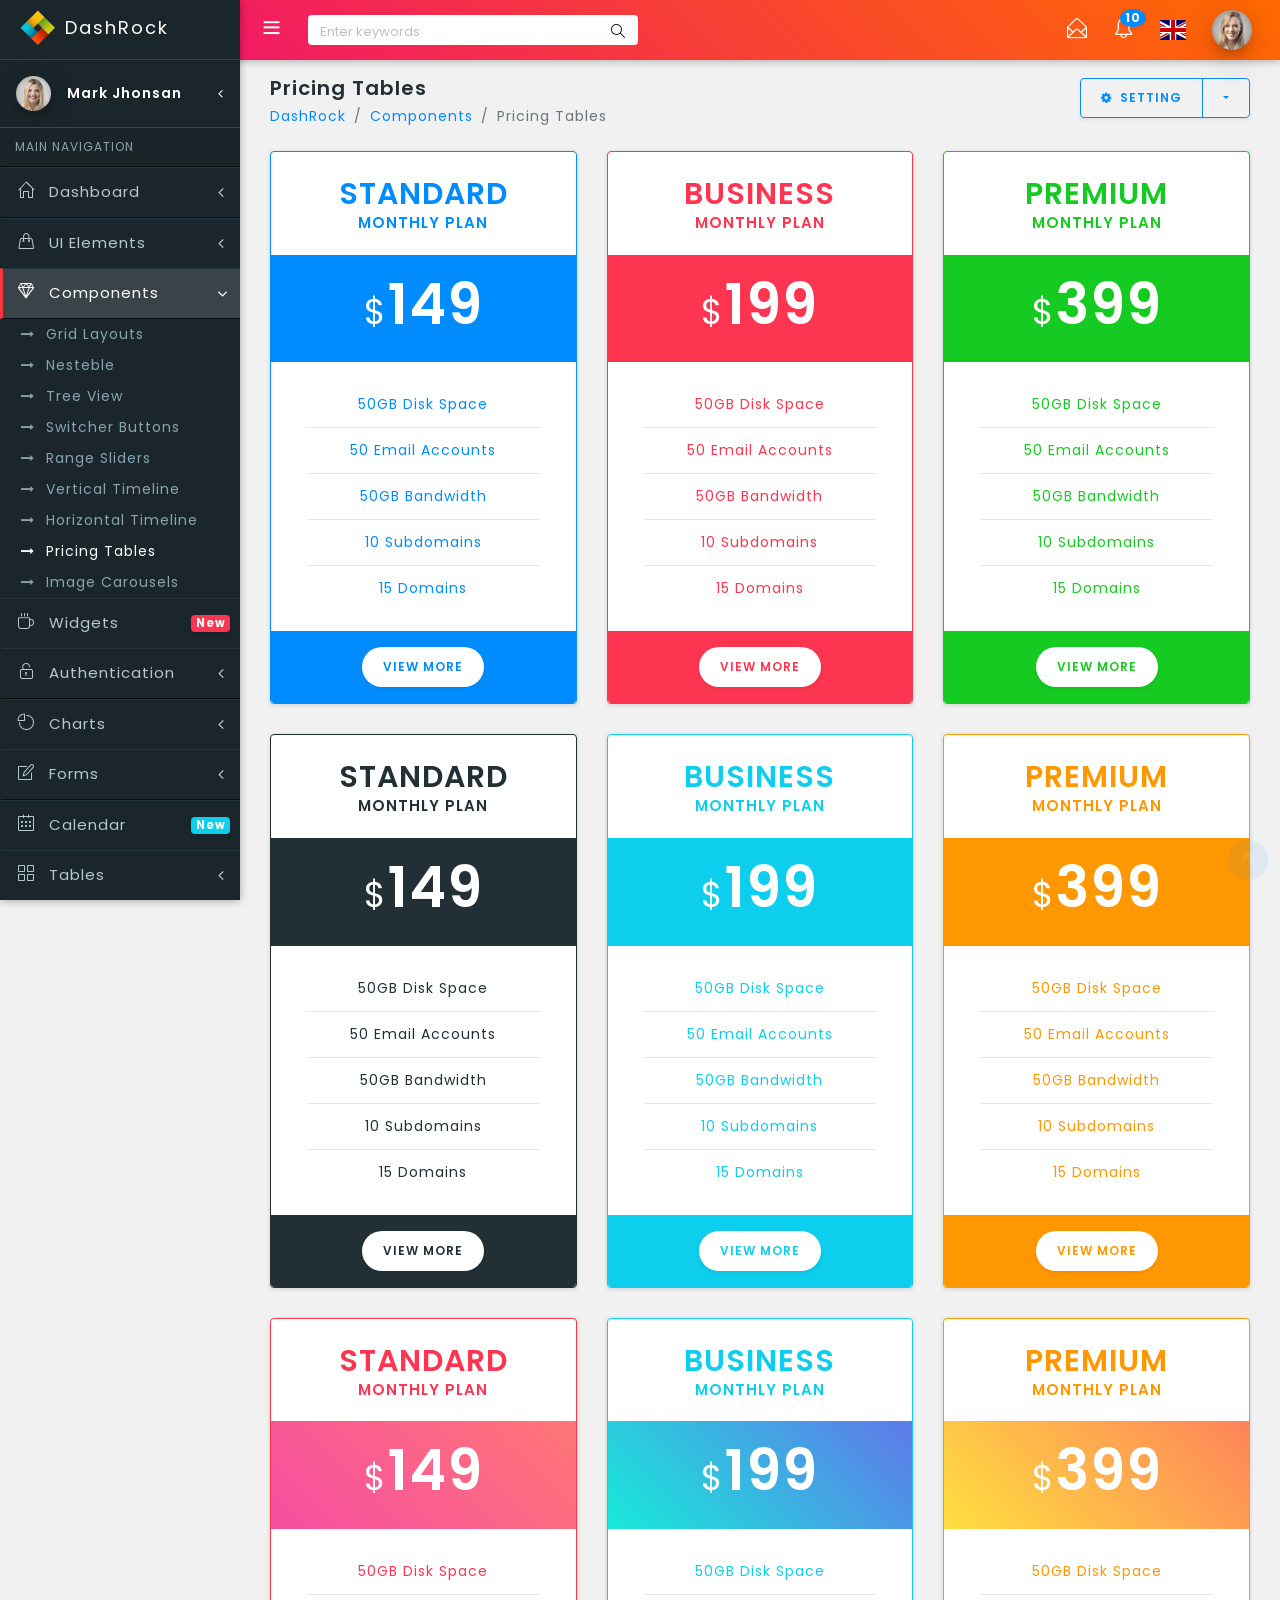
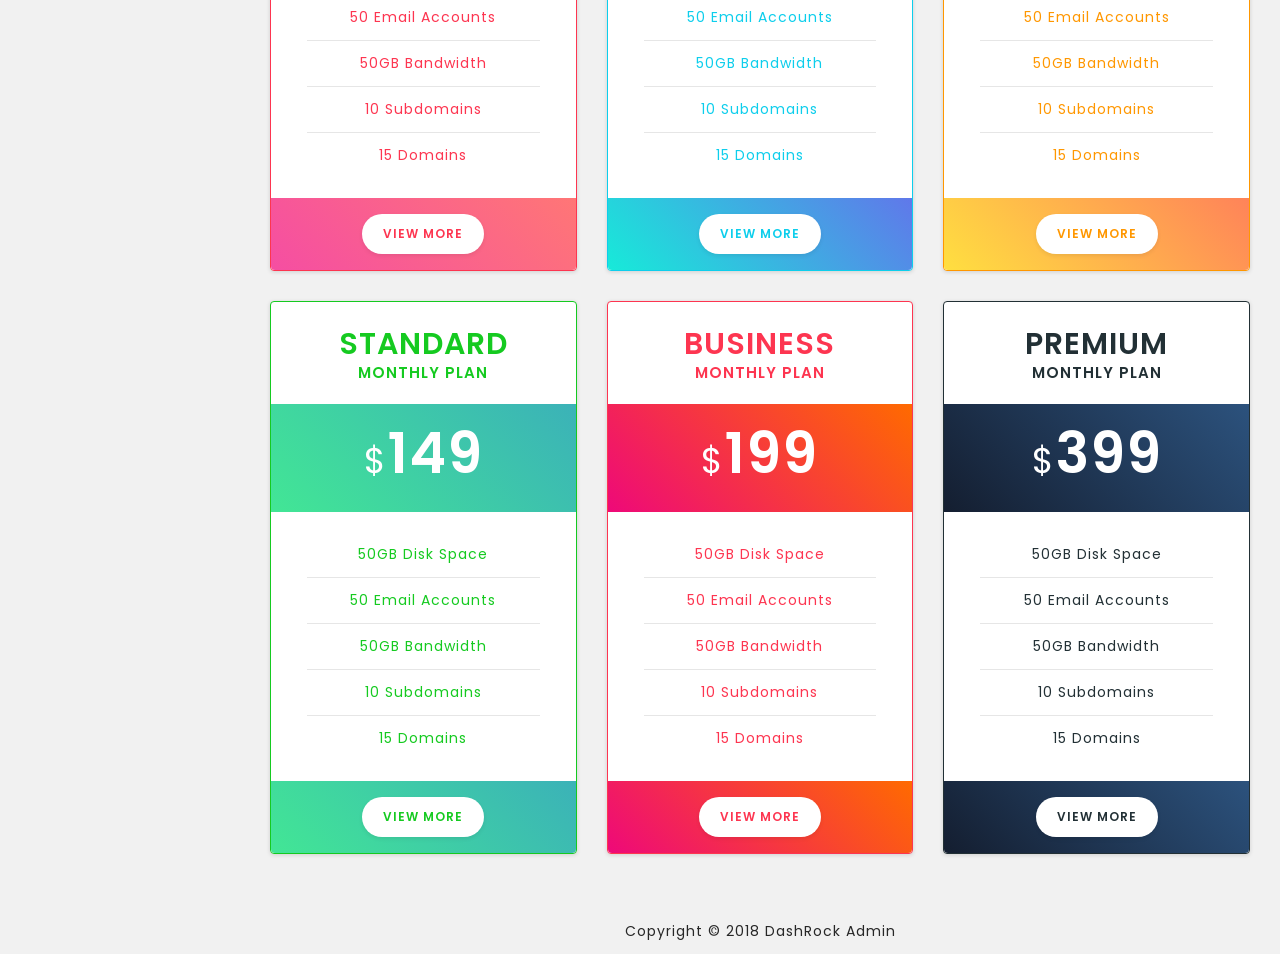
<file: PresentationLayer/Content/color-admin/components-pricing-table.html>
<!DOCTYPE html>
<html lang="en">
<head>
  <meta charset="utf-8"/>
  <meta http-equiv="X-UA-Compatible" content="IE=edge"/>
  <meta name="viewport" content="width=device-width, initial-scale=1, shrink-to-fit=no"/>
  <meta name="description" content=""/>
  <meta name="author" content=""/>
  <title>DashRock - Bootstrap 4 Admin Dashboard Template</title>
  <!--favicon-->
  <link rel="icon" href="assets/images/favicon.ico" type="image/x-icon">
  <!-- simplebar CSS-->
  <link href="assets/plugins/simplebar/css/simplebar.css" rel="stylesheet"/>
  <!-- Bootstrap core CSS-->
  <link href="assets/css/bootstrap.min.css" rel="stylesheet"/>
  <!-- animate CSS-->
  <link href="assets/css/animate.css" rel="stylesheet" type="text/css"/>
  <!-- Icons CSS-->
  <link href="assets/css/icons.css" rel="stylesheet" type="text/css"/>
  <!-- Sidebar CSS-->
  <link href="assets/css/sidebar-menu.css" rel="stylesheet"/>
  <!-- Custom Style-->
  <link href="assets/css/app-style.css" rel="stylesheet"/>
  
</head>

<body>

<!-- Start wrapper-->
 <div id="wrapper">
 
  <!--Start sidebar-wrapper-->
   <div id="sidebar-wrapper" data-simplebar="" data-simplebar-auto-hide="true">
     <div class="brand-logo">
      <a href="index.html">
       <img src="assets/images/logo-icon.png" class="logo-icon" alt="logo icon">
       <h5 class="logo-text"> DashRock</h5>
     </a>
	 </div>
	 <div class="user-details">
	  <div class="media align-items-center user-pointer collapsed" data-toggle="collapse" data-target="#user-dropdown">
	    <div class="avatar"><img class="mr-3 side-user-img" src="assets/images/avatars/avatar-4.png" alt="user avatar"></div>
	     <div class="media-body">
	     <h6 class="side-user-name">Mark Jhonsan</h6>
	    </div>
       </div>
	   <div id="user-dropdown" class="collapse">
		  <ul class="user-setting-menu">
            <li><a href="javaScript:void();"><i class="icon-user"></i>  My Profile</a></li>
            <li><a href="javaScript:void();"><i class="icon-settings"></i> Setting</a></li>
			<li><a href="javaScript:void();"><i class="icon-power"></i> Logout</a></li>
		  </ul>
	   </div>
      </div>
	 <ul class="sidebar-menu do-nicescrol">
      <li class="sidebar-header">MAIN NAVIGATION</li>
      <li>
        <a href="index.html" class="waves-effect">
          <i class="icon-home"></i><span>Dashboard</span><i class="fa fa-angle-left pull-right"></i>
        </a>
        <ul class="sidebar-submenu">
          <li><a href="index.html"><i class="fa fa-long-arrow-right"></i> Dashboard v1</a></li>
          <li><a href="index2.html"><i class="fa fa-long-arrow-right"></i> Dashboard v2</a></li>
          <li><a href="index3.html"><i class="fa fa-long-arrow-right"></i> Dashboard v3</a></li>
        </ul>
      </li>
      <li>
        <a href="javaScript:void();" class="waves-effect">
        <i class="icon-handbag"></i><span>UI Elements</span> 
		   <i class="fa fa-angle-left pull-right"></i>
        </a>
        <ul class="sidebar-submenu">
      		  <li><a href="ui-typography.html"><i class="fa fa-long-arrow-right"></i> Typography</a></li>
      		  <li><a href="ui-buttons.html"><i class="fa fa-long-arrow-right"></i> Buttons</a></li>
      		  <li><a href="ui-cards.html"><i class="fa fa-long-arrow-right"></i> Cards</a></li>
      		  <li><a href="ui-checkbox-radio.html"><i class="fa fa-long-arrow-right"></i> Checkboxes & Radios</a></li>
      		  <li><a href="ui-tabs-accordions.html"><i class="fa fa-long-arrow-right"></i> Tabs & Accordions</a></li>
      		  <li><a href="ui-modals.html"><i class="fa fa-long-arrow-right"></i> Modals</a></li>
      		  <li><a href="ui-bootstrap-elements.html"><i class="fa fa-long-arrow-right"></i> BS Elements</a></li>
			  <li><a href="ui-pagination.html"><i class="fa fa-long-arrow-right"></i> Pagination</a></li>
			  <li><a href="ui-list-groups.html"><i class="fa fa-long-arrow-right"></i> List Groups</a></li>
			  <li><a href="ui-alerts.html"><i class="fa fa-long-arrow-right"></i> Alerts</a></li>
      		  <li><a href="ui-progressbars.html"><i class="fa fa-long-arrow-right"></i> Progress Bars</a></li>
      		  <li><a href="ui-notification.html"><i class="fa fa-long-arrow-right"></i> Notifications</a></li>
      		  <li><a href="ui-sweet-alert.html"><i class="fa fa-long-arrow-right"></i> Sweet Alerts</a></li>
      		  <li><a href="ui-color-palette.html"><i class="fa fa-long-arrow-right"></i> Color Palette</a></li>
      		  <li><a href="ui-lightbox-gallery.html"><i class="fa fa-long-arrow-right"></i> Lightbox gallery</a></li>
        </ul>
      </li>
	  
	  <li>
        <a href="javaScript:void();" class="waves-effect">
           <i class="icon-diamond"></i><span>Components</span>
          <i class="fa fa-angle-left pull-right"></i>
        </a>
        <ul class="sidebar-submenu">
          <li><a href="components-grid-layouts.html"><i class="fa fa-long-arrow-right"></i> Grid Layouts</a></li>
    		  <li><a href="components-nestable.html"><i class="fa fa-long-arrow-right"></i> Nesteble</a></li>
    		  <li><a href="components-tree-view-menu.html"><i class="fa fa-long-arrow-right"></i> Tree View</a></li>
    		  <li><a href="components-switcher-buttons.html"><i class="fa fa-long-arrow-right"></i> Switcher Buttons</a></li>
    		  <li><a href="components-range-slider.html"><i class="fa fa-long-arrow-right"></i> Range Sliders</a></li>
    		  <li><a href="components-vertical-timeline.html"><i class="fa fa-long-arrow-right"></i> Vertical Timeline</a></li>
    		  <li><a href="components-horizontal-timeline.html"><i class="fa fa-long-arrow-right"></i> Horizontal Timeline</a></li>
    		  <li><a href="components-pricing-table.html"><i class="fa fa-long-arrow-right"></i> Pricing Tables</a></li>
              <li><a href="components-image-carousel.html"><i class="fa fa-long-arrow-right"></i> Image Carousels</a></li>
        </ul>
      </li>
	  <li>
        <a href="widgets.html" class="waves-effect"><i class="icon-cup"></i><span>Widgets</span>
          <small class="badge float-right badge-danger">New</small>
        </a>
      </li>
	  <li>
        <a href="javaScript:void();" class="waves-effect">
          <i class="icon-lock-open"></i><span>Authentication</span>
          <i class="fa fa-angle-left float-right"></i>
        </a>
        <ul class="sidebar-submenu">
          <li><a href="authentication-signin.html" target="_blank"><i class="fa fa-long-arrow-right"></i> SignIn 1</a></li>
          <li><a href="authentication-signin2.html" target="_blank"><i class="fa fa-long-arrow-right"></i> SignIn 2</a></li>
          <li><a href="authentication-signup.html" target="_blank"><i class="fa fa-long-arrow-right"></i> SignUp 1</a></li>
          <li><a href="authentication-signup2.html" target="_blank"><i class="fa fa-long-arrow-right"></i> SignUp 2</a></li>
          <li><a href="authentication-reset-password.html" target="_blank"><i class="fa fa-long-arrow-right"></i> Reset Password 1</a></li>
          <li><a href="authentication-reset-password2.html" target="_blank"><i class="fa fa-long-arrow-right"></i> Reset Password 2</a></li>
		  <li class="sidebar-header text-info">DARK AUTHENTICATION</li>
		  <li><a href="authentication-dark-signin.html" target="_blank"><i class="fa fa-long-arrow-right"></i> Dark SignIn 1</a></li>
          <li><a href="authentication-dark-signin2.html" target="_blank"><i class="fa fa-long-arrow-right"></i> Dark SignIn 2</a></li>
          <li><a href="authentication-dark-signup.html" target="_blank"><i class="fa fa-long-arrow-right"></i> Dark SignUp 1</a></li>
          <li><a href="authentication-dark-signup2.html" target="_blank"><i class="fa fa-long-arrow-right"></i> Dark SignUp 2</a></li>
          <li><a href="authentication-dark-reset-password.html" target="_blank"><i class="fa fa-long-arrow-right"></i> Dark Reset Password 1</a></li>
          <li><a href="authentication-dark-reset-password2.html" target="_blank"><i class="fa fa-long-arrow-right"></i> Dark Reset Password 2</a></li>
        </ul>
       </li>
	  <li>
        <a href="javaScript:void();" class="waves-effect">
          <i class="icon-pie-chart"></i><span>Charts</span>
          <i class="fa fa-angle-left float-right"></i>
        </a>
        <ul class="sidebar-submenu">
          <li><a href="charts-morris.html"><i class="fa fa-long-arrow-right"></i> Morris Charts</a></li>
		  <li><a href="charts-chartjs.html"><i class="fa fa-long-arrow-right"></i> Chart JS</a></li>
		  <li><a href="charts-c3-charts.html"><i class="fa fa-long-arrow-right"></i> C3 Chart</a></li>
		  <li><a href="charts-flot.html"><i class="fa fa-long-arrow-right"></i> Flot Chart</a></li>
		  <li><a href="charts-peity.html"><i class="fa fa-long-arrow-right"></i> Peity Charts</a></li>
		  <li><a href="charts-sparkline.html"><i class="fa fa-long-arrow-right"></i> Sparkline Charts</a></li>
		  <li><a href="charts-other.html"><i class="fa fa-long-arrow-right"></i> Other Charts</a></li>
        </ul>
       </li>
	   <li>
        <a href="javaScript:void();" class="waves-effect">
          <i class="icon-note"></i><span>Forms</span>
          <i class="fa fa-angle-left pull-right"></i>
        </a>
        <ul class="sidebar-submenu">
		  <li><a href="form-inputs.html"><i class="fa fa-long-arrow-right"></i> Basic Inputs</a></li>
		  <li><a href="form-input-group.html"><i class="fa fa-long-arrow-right"></i> Input Groups</a></li>
		  <li><a href="form-layouts.html"><i class="fa fa-long-arrow-right"></i> Form Layouts</a></li>
		  <li><a href="form-color-forms.html"><i class="fa fa-long-arrow-right"></i> Color Forms</a></li>
		  <li><a href="form-gradients-forms.html"><i class="fa fa-long-arrow-right"></i> Gradient Forms</a></li>
		  <li><a href="form-advanced.html"><i class="fa fa-long-arrow-right"></i> Form Advanced</a></li>
		  <li><a href="form-validation.html"><i class="fa fa-long-arrow-right"></i> Form Validation</a></li>
		  <li><a href="form-step-wizard.html"><i class="fa fa-long-arrow-right"></i> Form Wizard</a></li>
		  <li><a href="form-text-editor.html"><i class="fa fa-long-arrow-right"></i> Form Editor</a></li>
		  <li><a href="form-uploads.html"><i class="fa fa-long-arrow-right"></i> Form Uploads</a></li>
        </ul>
      </li>
	  
	   <li>
        <a href="calendar.html" class="waves-effect">
          <i class="icon-calendar"></i><span>Calendar</span>
          <small class="badge float-right badge-info">New</small>
        </a>
      </li>
	  <li>
        <a href="javaScript:void();" class="waves-effect">
          <i class="icon-grid"></i><span>Tables</span>
          <i class="fa fa-angle-left float-right"></i>
        </a>
        <ul class="sidebar-submenu">
          <li><a href="table-simple-tables.html"><i class="fa fa-long-arrow-right"></i> Simple Tables</a></li>
		  <li><a href="table-header-tables.html"><i class="fa fa-long-arrow-right"></i> Header Tables</a></li>
		  <li><a href="table-color-tables.html"><i class="fa fa-long-arrow-right"></i> Color Tables</a></li>
		  <li><a href="table-striped-color-tables.html"><i class="fa fa-long-arrow-right"></i> Striped Color Tables</a></li>
		  <li><a href="table-data-tables.html"><i class="fa fa-long-arrow-right"></i> Data Tables</a></li>
        </ul>
       </li>
	   <li>
        <a href="javaScript:void();" class="waves-effect">
          <i class="icon-magnet"></i><span>UI Icons</span>
          <i class="fa fa-angle-left float-right"></i>
        </a>
        <ul class="sidebar-submenu">
          <li><a href="icons-material-designs.html"><i class="fa fa-long-arrow-right"></i> Material Design</a></li>
		  <li><a href="icons-font-awesome.html"><i class="fa fa-long-arrow-right"></i> Font Awesome</a></li>
		  <li><a href="icons-themify.html"><i class="fa fa-long-arrow-right"></i> Themify Icons</a></li>
		  <li><a href="icons-simple-line-icons.html"><i class="fa fa-long-arrow-right"></i> Line Icons</a></li>
		  <li><a href="icons-flags.html"><i class="fa fa-long-arrow-right"></i> Flag Icons</a></li>
        </ul>
      </li>
      <li>
        <a href="javaScript:void();" class="waves-effect">
          <i class="icon-envelope-letter"></i><span>Mailbox</span>
		  <small class="badge float-right badge-warning">12</small>
        </a>
        <ul class="sidebar-submenu">
		  <li><a href="mail-inbox.html"><i class="fa fa-long-arrow-right"></i> Inbox</a></li>
		  <li><a href="mail-compose.html"><i class="fa fa-long-arrow-right"></i> Compose</a></li>
		  <li><a href="mail-read.html"><i class="fa fa-long-arrow-right"></i> Read Mail</a></li>
		</ul>
      </li>
      
	   <li>
        <a href="javaScript:void();" class="waves-effect">
          <i class="icon-map"></i><span>Maps</span>
          <i class="fa fa-angle-left float-right"></i>
        </a>
        <ul class="sidebar-submenu">
          <li><a href="maps-google.html"><i class="fa fa-long-arrow-right"></i> Google Maps</a></li>
		  <li><a href="maps-vector.html"><i class="fa fa-long-arrow-right"></i> Vector Maps</a></li>
        </ul>
       </li>
	   
	   <li>
        <a href="javaScript:void();" class="waves-effect">
          <i class="icon-folder-alt"></i><span>Extra Pages</span>
          <i class="fa fa-angle-left float-right"></i>
        </a>
        <ul class="sidebar-submenu">
          <li><a href="pages-invoice.html"><i class="fa fa-long-arrow-right"></i> Invoice</a></li>
		  <li><a href="pages-user-profile.html"><i class="fa fa-long-arrow-right"></i> User Profile</a></li>
		  <li><a href="pages-lock-screen.html"><i class="fa fa-long-arrow-right"></i> Lockscreen</a></li>
		  <li><a href="pages-blank-page.html"><i class="fa fa-long-arrow-right"></i> Blank Page</a></li>
          <li><a href="pages-coming-soon.html"><i class="fa fa-long-arrow-right"></i> Coming Soon</a></li>
		  <li><a href="pages-403.html"><i class="fa fa-long-arrow-right"></i> 403 Error</a></li>
		  <li><a href="pages-404.html"><i class="fa fa-long-arrow-right"></i> 404 Error</a></li>
		  <li><a href="pages-500.html"><i class="fa fa-long-arrow-right"></i> 500 Error</a></li>
        </ul>
       </li>

      <li>
        <a href="javaScript:void();" class="waves-effect">
          <i class="icon-share"></i><span>Multilevel</span>
          <i class="fa fa-angle-left pull-right"></i>
        </a>
        <ul class="sidebar-submenu">
          <li><a href="javaScript:void();"><i class="fa fa-long-arrow-right"></i> Level One</a></li>
          <li>
            <a href="javaScript:void();"><i class="fa fa-long-arrow-right"></i> Level One <i class="fa fa-angle-left pull-right"></i></a>
            <ul class="sidebar-submenu">
              <li><a href="javaScript:void();"><i class="fa fa-long-arrow-right"></i> Level Two</a></li>
              <li>
                <a href="javaScript:void();"><i class="fa fa-long-arrow-right"></i> Level Two <i class="fa fa-angle-left pull-right"></i></a>
                <ul class="sidebar-submenu">
                  <li><a href="javaScript:void();"><i class="fa fa-long-arrow-right"></i> Level Three</a></li>
                  <li><a href="javaScript:void();"><i class="fa fa-long-arrow-right"></i> Level Three</a></li>
                </ul>
              </li>
            </ul>
          </li>
          <li><a href="javaScript:void();" class="waves-effect"><i class="fa fa-long-arrow-right"></i> Level One</a></li>
        </ul>
      </li>
      <li class="sidebar-header">LABELS</li>
      <li><a href="javaScript:void();" class="waves-effect"><i class="icon-cloud-upload text-danger"></i><span>Disk Space</span></a></li>
      <li><a href="javaScript:void();" class="waves-effect"><i class="icon-hourglass text-warning"></i><span>Server Load</span></a></li>
      <li><a href="javaScript:void();" class="waves-effect"><i class="icon-drop text-info"></i><span>Information</span></a></li>
    </ul>
	 
   </div>
   <!--End sidebar-wrapper-->

<!--Start topbar header-->
<header class="topbar-nav">
 <nav class="navbar navbar-expand fixed-top gradient-ibiza">
  <ul class="navbar-nav mr-auto align-items-center">
    <li class="nav-item">
      <a class="nav-link toggle-menu" href="javascript:void();">
       <i class="icon-menu menu-icon"></i>
     </a>
    </li>
    <li class="nav-item">
      <form class="search-bar">
        <input type="text" class="form-control" placeholder="Enter keywords">
         <a href="javascript:void();"><i class="icon-magnifier"></i></a>
      </form>
    </li>
  </ul>
     
  <ul class="navbar-nav align-items-center right-nav-link">
    <li class="nav-item dropdown-lg">
      <a class="nav-link dropdown-toggle dropdown-toggle-nocaret waves-effect" data-toggle="dropdown" href="javascript:void();">
	    <i class="icon-envelope-open"></i></a>
      <div class="dropdown-menu dropdown-menu-right animated fadeIn">
        <ul class="list-group list-group-flush">
         <li class="list-group-item d-flex justify-content-between align-items-center">
          You have 4 new messages
          <span class="badge badge-danger">4</span>
          </li>
          <li class="list-group-item">
          <a href="javaScript:void();">
           <div class="media">
             <div class="avatar"><img class="align-self-start mr-3" src="assets/images/avatars/avatar-1.png" alt="user avatar"></div>
            <div class="media-body">
            <h6 class="mt-0 msg-title">Jhon Deo</h6>
            <p class="msg-info">Lorem ipsum dolor sit amet...</p>
            <small>Today, 4:10 PM</small>
            </div>
          </div>
          </a>
          </li>
          <li class="list-group-item">
          <a href="javaScript:void();">
           <div class="media">
             <div class="avatar"><img class="align-self-start mr-3" src="assets/images/avatars/avatar-2.png" alt="user avatar"></div>
            <div class="media-body">
            <h6 class="mt-0 msg-title">Sara Jen</h6>
            <p class="msg-info">Lorem ipsum dolor sit amet...</p>
            <small>Yesterday, 8:30 AM</small>
            </div>
          </div>
          </a>
          </li>
          <li class="list-group-item">
          <a href="javaScript:void();">
           <div class="media">
             <div class="avatar"><img class="align-self-start mr-3" src="assets/images/avatars/avatar-3.png" alt="user avatar"></div>
            <div class="media-body">
            <h6 class="mt-0 msg-title">Dannish Josh</h6>
            <p class="msg-info">Lorem ipsum dolor sit amet...</p>
             <small>5/11/2018, 2:50 PM</small>
            </div>
          </div>
          </a>
          </li>
          <li class="list-group-item">
          <a href="javaScript:void();">
           <div class="media">
             <div class="avatar"><img class="align-self-start mr-3" src="assets/images/avatars/avatar-4.png" alt="user avatar"></div>
            <div class="media-body">
            <h6 class="mt-0 msg-title">Katrina Mccoy</h6>
            <p class="msg-info">Lorem ipsum dolor sit amet.</p>
            <small>1/11/2018, 2:50 PM</small>
            </div>
          </div>
          </a>
          </li>
          <li class="list-group-item"><a href="javaScript:void();">See All Messages</a></li>
        </ul>
        </div>
    </li>
    <li class="nav-item dropdown-lg">
      <a class="nav-link dropdown-toggle dropdown-toggle-nocaret waves-effect" data-toggle="dropdown" href="javascript:void();">
	  <i class="icon-bell"></i><span class="badge badge-primary badge-up">10</span></a>
      <div class="dropdown-menu dropdown-menu-right animated fadeIn">
        <ul class="list-group list-group-flush">
          <li class="list-group-item d-flex justify-content-between align-items-center">
          You have 10 Notifications
          <span class="badge badge-primary">10</span>
          </li>
          <li class="list-group-item">
          <a href="javaScript:void();">
           <div class="media">
             <i class="icon-people fa-2x mr-3 text-info"></i>
            <div class="media-body">
            <h6 class="mt-0 msg-title">New Registered Users</h6>
            <p class="msg-info">Lorem ipsum dolor sit amet...</p>
            </div>
          </div>
          </a>
          </li>
          <li class="list-group-item">
          <a href="javaScript:void();">
           <div class="media">
             <i class="icon-cup fa-2x mr-3 text-warning"></i>
            <div class="media-body">
            <h6 class="mt-0 msg-title">New Received Orders</h6>
            <p class="msg-info">Lorem ipsum dolor sit amet...</p>
            </div>
          </div>
          </a>
          </li>
          <li class="list-group-item">
          <a href="javaScript:void();">
           <div class="media">
             <i class="icon-bell fa-2x mr-3 text-danger"></i>
            <div class="media-body">
            <h6 class="mt-0 msg-title">New Updates</h6>
            <p class="msg-info">Lorem ipsum dolor sit amet...</p>
            </div>
          </div>
          </a>
          </li>
          <li class="list-group-item"><a href="javaScript:void();">See All Notifications</a></li>
        </ul>
      </div>
    </li>
    <li class="nav-item language">
      <a class="nav-link dropdown-toggle dropdown-toggle-nocaret waves-effect" data-toggle="dropdown" href="#"><i class="flag-icon flag-icon-gb"></i></a>
      <ul class="dropdown-menu dropdown-menu-right animated fadeIn">
          <li class="dropdown-item"> <i class="flag-icon flag-icon-gb mr-2"></i> English</li>
          <li class="dropdown-item"> <i class="flag-icon flag-icon-fr mr-2"></i> French</li>
          <li class="dropdown-item"> <i class="flag-icon flag-icon-cn mr-2"></i> Chinese</li>
          <li class="dropdown-item"> <i class="flag-icon flag-icon-de mr-2"></i> German</li>
        </ul>
    </li>
    <li class="nav-item">
      <a class="nav-link dropdown-toggle dropdown-toggle-nocaret" data-toggle="dropdown" href="#">
        <span class="user-profile"><img src="assets/images/avatars/avatar-17.png" class="img-circle" alt="user avatar"></span>
      </a>
      <ul class="dropdown-menu dropdown-menu-right animated fadeIn">
       <li class="dropdown-item user-details">
        <a href="javaScript:void();">
           <div class="media">
             <div class="avatar"><img class="align-self-start mr-3" src="assets/images/avatars/avatar-17.png" alt="user avatar"></div>
            <div class="media-body">
            <h6 class="mt-2 user-title">Katrina Mccoy</h6>
            <p class="user-subtitle">katrina92@example.com</p>
            </div>
           </div>
          </a>
        </li>
        <li class="dropdown-divider"></li>
        <li class="dropdown-item"><i class="icon-envelope mr-2"></i> Inbox</li>
        <li class="dropdown-divider"></li>
        <li class="dropdown-item"><i class="icon-wallet mr-2"></i> Account</li>
        <li class="dropdown-divider"></li>
        <li class="dropdown-item"><i class="icon-settings mr-2"></i> Setting</li>
        <li class="dropdown-divider"></li>
        <li class="dropdown-item"><i class="icon-power mr-2"></i> Logout</li>
      </ul>
    </li>
  </ul>
</nav>
</header>
<!--End topbar header-->

<div class="clearfix"></div>
	
  <div class="content-wrapper">
    <div class="container-fluid">
      <!-- Breadcrumb-->
     <div class="row pt-2 pb-2">
        <div class="col-sm-9">
		    <h4 class="page-title">Pricing Tables</h4>
		    <ol class="breadcrumb">
            <li class="breadcrumb-item"><a href="javaScript:void();">DashRock</a></li>
            <li class="breadcrumb-item"><a href="javaScript:void();">Components</a></li>
            <li class="breadcrumb-item active" aria-current="page">Pricing Tables</li>
         </ol>
	   </div>
     <div class="col-sm-3">
       <div class="btn-group float-sm-right">
        <button type="button" class="btn btn-outline-primary waves-effect waves-light"><i class="fa fa-cog mr-1"></i> Setting</button>
        <button type="button" class="btn btn-outline-primary dropdown-toggle dropdown-toggle-split waves-effect waves-light" data-toggle="dropdown">
        <span class="caret"></span>
        </button>
        <div class="dropdown-menu">
          <a href="javaScript:void();" class="dropdown-item">Action</a>
          <a href="javaScript:void();" class="dropdown-item">Another action</a>
          <a href="javaScript:void();" class="dropdown-item">Something else here</a>
          <div class="dropdown-divider"></div>
          <a href="javaScript:void();" class="dropdown-item">Separated link</a>
        </div>
      </div>
     </div>
     </div>
    <!-- End Breadcrumb-->
	
	 <div class="row">
	  <div class="col-lg-4">
	  <div class="pricing-table">
	   <div class="card border border-primary">
	    <div class="card-body text-center">
		  <div class="price-title text-primary">STANDARD</div>
		  <div class="price-subtitle text-primary">MONTHLY PLAN</div>
		</div>
		<div class="text-center bg-primary">
		  <h2 class="price text-white"><small class="currency">$</small>149</h2>
		</div>
	    <div class="card-body text-center text-primary">
		   <ul class="list-group list-group-flush">
			<li class="list-group-item">50GB Disk Space</li>
			<li class="list-group-item">50 Email Accounts</li>
			<li class="list-group-item">50GB Bandwidth</li>
			<li class="list-group-item">10 Subdomains</li>
			<li class="list-group-item">15 Domains</li>
		  </ul>
		</div>
		<div class="text-center bg-primary rounded-bottom">
		  <a href="javascript:void();" class="btn btn-link text-primary bg-white my-3 btn-round">View More</a>
		</div>
	   </div>
	   </div>
	  </div>
	  
	  <div class="col-lg-4">
	  <div class="pricing-table">
	   <div class="card border border-danger">
	    <div class="card-body text-center">
		  <div class="price-title text-danger">BUSINESS</div>
		  <div class="price-subtitle text-danger">MONTHLY PLAN</div>
		</div>
		<div class="text-center bg-danger">
		  <h2 class="price text-white"><small class="currency">$</small>199</h2>
		</div>
	    <div class="card-body text-center text-danger">
		   <ul class="list-group list-group-flush">
			<li class="list-group-item">50GB Disk Space</li>
			<li class="list-group-item">50 Email Accounts</li>
			<li class="list-group-item">50GB Bandwidth</li>
			<li class="list-group-item">10 Subdomains</li>
			<li class="list-group-item">15 Domains</li>
		  </ul>
		</div>
		<div class="text-center bg-danger rounded-bottom">
		  <a href="javascript:void();" class="btn btn-link text-danger bg-white my-3 btn-round">View More</a>
		</div>
	   </div>
	   </div>
	  </div>
	  
	  <div class="col-lg-4">
	  <div class="pricing-table">
	   <div class="card border border-success">
	    <div class="card-body text-center">
		  <div class="price-title text-success">PREMIUM</div>
		  <div class="price-subtitle text-success">MONTHLY PLAN</div>
		</div>
		<div class="text-center bg-success">
		  <h2 class="price text-white"><small class="currency">$</small>399</h2>
		</div>
	    <div class="card-body text-center text-success">
		   <ul class="list-group list-group-flush">
			<li class="list-group-item">50GB Disk Space</li>
			<li class="list-group-item">50 Email Accounts</li>
			<li class="list-group-item">50GB Bandwidth</li>
			<li class="list-group-item">10 Subdomains</li>
			<li class="list-group-item">15 Domains</li>
		  </ul>
		</div>
		<div class="text-center bg-success rounded-bottom">
		  <a href="javascript:void();" class="btn btn-link text-success bg-white my-3 btn-round">View More</a>
		</div>
	   </div>
	   </div>
	  </div>
	 </div><!--End Row-->
	 
	 <div class="row">
	  <div class="col-lg-4">
	  <div class="pricing-table">
	   <div class="card border border-dark">
	    <div class="card-body text-center">
		  <div class="price-title text-dark">STANDARD</div>
		  <div class="price-subtitle text-dark">MONTHLY PLAN</div>
		</div>
		<div class="text-center bg-dark">
		  <h2 class="price text-white"><small class="currency">$</small>149</h2>
		</div>
	    <div class="card-body text-center text-dark">
		   <ul class="list-group list-group-flush">
			<li class="list-group-item">50GB Disk Space</li>
			<li class="list-group-item">50 Email Accounts</li>
			<li class="list-group-item">50GB Bandwidth</li>
			<li class="list-group-item">10 Subdomains</li>
			<li class="list-group-item">15 Domains</li>
		  </ul>
		</div>
		<div class="text-center bg-dark rounded-bottom">
		  <a href="javascript:void();" class="btn btn-link text-dark bg-white my-3 btn-round">View More</a>
		</div>
	   </div>
	   </div>
	  </div>
	  
	  <div class="col-lg-4">
	  <div class="pricing-table">
	   <div class="card border border-info">
	    <div class="card-body text-center">
		  <div class="price-title text-info">BUSINESS</div>
		  <div class="price-subtitle text-info">MONTHLY PLAN</div>
		</div>
		<div class="text-center bg-info">
		  <h2 class="price text-white"><small class="currency">$</small>199</h2>
		</div>
	    <div class="card-body text-center text-info">
		   <ul class="list-group list-group-flush">
			<li class="list-group-item">50GB Disk Space</li>
			<li class="list-group-item">50 Email Accounts</li>
			<li class="list-group-item">50GB Bandwidth</li>
			<li class="list-group-item">10 Subdomains</li>
			<li class="list-group-item">15 Domains</li>
		  </ul>
		</div>
		<div class="text-center bg-info rounded-bottom">
		  <a href="javascript:void();" class="btn btn-link text-info bg-white my-3 btn-round">View More</a>
		</div>
	   </div>
	   </div>
	  </div>
	  
	  <div class="col-lg-4">
	  <div class="pricing-table">
	   <div class="card border border-warning">
	    <div class="card-body text-center">
		  <div class="price-title text-warning">PREMIUM</div>
		  <div class="price-subtitle text-warning">MONTHLY PLAN</div>
		</div>
		<div class="text-center bg-warning">
		  <h2 class="price text-white"><small class="currency">$</small>399</h2>
		</div>
	    <div class="card-body text-center text-warning">
		   <ul class="list-group list-group-flush">
			<li class="list-group-item">50GB Disk Space</li>
			<li class="list-group-item">50 Email Accounts</li>
			<li class="list-group-item">50GB Bandwidth</li>
			<li class="list-group-item">10 Subdomains</li>
			<li class="list-group-item">15 Domains</li>
		  </ul>
		</div>
		<div class="text-center bg-warning rounded-bottom">
		  <a href="javascript:void();" class="btn btn-link text-warning bg-white my-3 btn-round">View More</a>
		</div>
	   </div>
	   </div>
	  </div>
	 </div><!--End Row-->
	 
	 <div class="row">
	  <div class="col-lg-4">
	  <div class="pricing-table">
	   <div class="card border border-danger">
	    <div class="card-body text-center">
		  <div class="price-title text-danger">STANDARD</div>
		  <div class="price-subtitle text-danger">MONTHLY PLAN</div>
		</div>
		<div class="text-center gradient-bloody">
		  <h2 class="price text-white"><small class="currency">$</small>149</h2>
		</div>
	    <div class="card-body text-center">
		   <ul class="list-group list-group-flush text-danger">
			<li class="list-group-item">50GB Disk Space</li>
			<li class="list-group-item">50 Email Accounts</li>
			<li class="list-group-item">50GB Bandwidth</li>
			<li class="list-group-item">10 Subdomains</li>
			<li class="list-group-item">15 Domains</li>
		  </ul>
		</div>
		<div class="text-center gradient-bloody rounded-bottom">
		  <a href="javascript:void();" class="btn btn-link text-danger bg-white my-3 btn-round">View More</a>
		</div>
	   </div>
	   </div>
	  </div>
	  
	  <div class="col-lg-4">
	  <div class="pricing-table">
	   <div class="card border border-info">
	    <div class="card-body text-center">
		  <div class="price-title text-info">BUSINESS</div>
		  <div class="price-subtitle text-info">MONTHLY PLAN</div>
		</div>
		<div class="text-center gradient-scooter">
		  <h2 class="price text-white"><small class="currency">$</small>199</h2>
		</div>
	    <div class="card-body text-center text-info">
		   <ul class="list-group list-group-flush">
			<li class="list-group-item">50GB Disk Space</li>
			<li class="list-group-item">50 Email Accounts</li>
			<li class="list-group-item">50GB Bandwidth</li>
			<li class="list-group-item">10 Subdomains</li>
			<li class="list-group-item">15 Domains</li>
		  </ul>
		</div>
		<div class="text-center gradient-scooter rounded-bottom">
		  <a href="javascript:void();" class="btn btn-link text-info bg-white my-3 btn-round">View More</a>
		</div>
	   </div>
	   </div>
	  </div>
	  
	  <div class="col-lg-4">
	  <div class="pricing-table">
	   <div class="card border border-warning">
	    <div class="card-body text-center">
		  <div class="price-title text-warning">PREMIUM</div>
		  <div class="price-subtitle text-warning">MONTHLY PLAN</div>
		</div>
		<div class="text-center gradient-blooker">
		  <h2 class="price text-white"><small class="currency">$</small>399</h2>
		</div>
	    <div class="card-body text-center text-warning">
		   <ul class="list-group list-group-flush">
			<li class="list-group-item">50GB Disk Space</li>
			<li class="list-group-item">50 Email Accounts</li>
			<li class="list-group-item">50GB Bandwidth</li>
			<li class="list-group-item">10 Subdomains</li>
			<li class="list-group-item">15 Domains</li>
		  </ul>
		</div>
		<div class="text-center gradient-blooker rounded-bottom">
		  <a href="javascript:void();" class="btn btn-link text-warning bg-white my-3 btn-round">View More</a>
		</div>
	   </div>
	   </div>
	  </div>
	 </div><!--End Row-->
	 
	 <div class="row">
	  <div class="col-lg-4">
	  <div class="pricing-table">
	   <div class="card border border-success">
	    <div class="card-body text-center">
		  <div class="price-title text-success">STANDARD</div>
		  <div class="price-subtitle text-success">MONTHLY PLAN</div>
		</div>
		<div class="text-center gradient-quepal">
		  <h2 class="price text-white"><small class="currency">$</small>149</h2>
		</div>
	    <div class="card-body text-center">
		   <ul class="list-group list-group-flush text-success">
			<li class="list-group-item">50GB Disk Space</li>
			<li class="list-group-item">50 Email Accounts</li>
			<li class="list-group-item">50GB Bandwidth</li>
			<li class="list-group-item">10 Subdomains</li>
			<li class="list-group-item">15 Domains</li>
		  </ul>
		</div>
		<div class="text-center gradient-quepal rounded-bottom">
		  <a href="javascript:void();" class="btn btn-link text-success bg-white my-3 btn-round">View More</a>
		</div>
	   </div>
	   </div>
	  </div>
	  
	  <div class="col-lg-4">
	  <div class="pricing-table">
	   <div class="card border border-danger">
	    <div class="card-body text-center">
		  <div class="price-title text-danger">BUSINESS</div>
		  <div class="price-subtitle text-danger">MONTHLY PLAN</div>
		</div>
		<div class="text-center gradient-ibiza">
		  <h2 class="price text-white"><small class="currency">$</small>199</h2>
		</div>
	    <div class="card-body text-center text-danger">
		   <ul class="list-group list-group-flush">
			<li class="list-group-item">50GB Disk Space</li>
			<li class="list-group-item">50 Email Accounts</li>
			<li class="list-group-item">50GB Bandwidth</li>
			<li class="list-group-item">10 Subdomains</li>
			<li class="list-group-item">15 Domains</li>
		  </ul>
		</div>
		<div class="text-center gradient-ibiza rounded-bottom">
		  <a href="javascript:void();" class="btn btn-link text-danger bg-white my-3 btn-round">View More</a>
		</div>
	   </div>
	   </div>
	  </div>
	  
	  <div class="col-lg-4">
	  <div class="pricing-table">
	   <div class="card border border-dark">
	    <div class="card-body text-center">
		  <div class="price-title text-dark">PREMIUM</div>
		  <div class="price-subtitle text-dark">MONTHLY PLAN</div>
		</div>
		<div class="text-center gradient-royal">
		  <h2 class="price text-white"><small class="currency">$</small>399</h2>
		</div>
	    <div class="card-body text-center text-dark">
		   <ul class="list-group list-group-flush">
			<li class="list-group-item">50GB Disk Space</li>
			<li class="list-group-item">50 Email Accounts</li>
			<li class="list-group-item">50GB Bandwidth</li>
			<li class="list-group-item">10 Subdomains</li>
			<li class="list-group-item">15 Domains</li>
		  </ul>
		</div>
		<div class="text-center gradient-royal rounded-bottom">
		  <a href="javascript:void();" class="btn btn-link text-dark bg-white my-3 btn-round">View More</a>
		</div>
	   </div>
	   </div>
	  </div>
	 </div><!--End Row-->
	 
    </div>
    <!-- End container-fluid-->
    
    </div><!--End content-wrapper-->
   <!--Start Back To Top Button-->
    <a href="javaScript:void();" class="back-to-top"><i class="fa fa-angle-double-up"></i> </a>
    <!--End Back To Top Button-->
	
	<!--Start footer-->
	<footer class="footer">
      <div class="container">
        <div class="text-center">
          Copyright © 2018 DashRock Admin
        </div>
      </div>
    </footer>
	<!--End footer-->
   
  </div><!--End wrapper-->


  <!-- Bootstrap core JavaScript-->
  <script src="assets/js/jquery.min.js"></script>
  <script src="assets/js/popper.min.js"></script>
  <script src="assets/js/bootstrap.min.js"></script>
	
	<!-- simplebar js -->
	<script src="assets/plugins/simplebar/js/simplebar.js"></script>
  <!-- waves effect js -->
  <script src="assets/js/waves.js"></script>
	<!-- sidebar-menu js -->
	<script src="assets/js/sidebar-menu.js"></script>
  <!-- Custom scripts -->
  <script src="assets/js/app-script.js"></script>
	
</body>
</html>
</file>
<file: PresentationLayer/Content/color-admin/assets/css/icons.css>
/*
Template Name: DashRock Admin
Author: codervent
Email: codervent@gmail.com
File: Icon Sheet
*/


/* Material Design Icons*/

/*!
 *  Material Design Iconic Font by Sergey Kupletsky (@zavoloklom) - http://zavoloklom.github.io/material-design-iconic-font/
 *  License - http://zavoloklom.github.io/material-design-iconic-font/license (Font: SIL OFL 1.1, CSS: MIT License)
 */
@font-face {
  font-family: 'Material-Design-Iconic-Font';
  src: url('../fonts/Material-Design-Iconic-Font.woff2?v=2.2.0') format('woff2'), url('../fonts/Material-Design-Iconic-Font.woff?v=2.2.0') format('woff'), url('../fonts/Material-Design-Iconic-Font.ttf?v=2.2.0') format('truetype');
  font-weight: normal;
  font-style: normal;
}
.zmdi {
  display: inline-block;
  font: normal normal normal 14px/1 'Material-Design-Iconic-Font';
  font-size: inherit;
  text-rendering: auto;
  -webkit-font-smoothing: antialiased;
  -moz-osx-font-smoothing: grayscale;
}
.zmdi-hc-lg {
  font-size: 1.33333333em;
  line-height: 0.75em;
  vertical-align: -15%;
}
.zmdi-hc-2x {
  font-size: 2em;
}
.zmdi-hc-3x {
  font-size: 3em;
}
.zmdi-hc-4x {
  font-size: 4em;
}
.zmdi-hc-5x {
  font-size: 5em;
}
.zmdi-hc-fw {
  width: 1.28571429em;
  text-align: center;
}
.zmdi-hc-ul {
  padding-left: 0;
  margin-left: 2.14285714em;
  list-style-type: none;
}
.zmdi-hc-ul > li {
  position: relative;
}
.zmdi-hc-li {
  position: absolute;
  left: -2.14285714em;
  width: 2.14285714em;
  top: 0.14285714em;
  text-align: center;
}
.zmdi-hc-li.zmdi-hc-lg {
  left: -1.85714286em;
}
.zmdi-hc-border {
  padding: .1em .25em;
  border: solid 0.1em #9e9e9e;
  border-radius: 2px;
}
.zmdi-hc-border-circle {
  padding: .1em .25em;
  border: solid 0.1em #9e9e9e;
  border-radius: 50%;
}
.zmdi.pull-left {
  float: left;
  margin-right: .15em;
}
.zmdi.pull-right {
  float: right;
  margin-left: .15em;
}
.zmdi-hc-spin {
  -webkit-animation: zmdi-spin 1.5s infinite linear;
          animation: zmdi-spin 1.5s infinite linear;
}
.zmdi-hc-spin-reverse {
  -webkit-animation: zmdi-spin-reverse 1.5s infinite linear;
          animation: zmdi-spin-reverse 1.5s infinite linear;
}
@-webkit-keyframes zmdi-spin {
  0% {
    -webkit-transform: rotate(0deg);
            transform: rotate(0deg);
  }
  100% {
    -webkit-transform: rotate(359deg);
            transform: rotate(359deg);
  }
}
@keyframes zmdi-spin {
  0% {
    -webkit-transform: rotate(0deg);
            transform: rotate(0deg);
  }
  100% {
    -webkit-transform: rotate(359deg);
            transform: rotate(359deg);
  }
}
@-webkit-keyframes zmdi-spin-reverse {
  0% {
    -webkit-transform: rotate(0deg);
            transform: rotate(0deg);
  }
  100% {
    -webkit-transform: rotate(-359deg);
            transform: rotate(-359deg);
  }
}
@keyframes zmdi-spin-reverse {
  0% {
    -webkit-transform: rotate(0deg);
            transform: rotate(0deg);
  }
  100% {
    -webkit-transform: rotate(-359deg);
            transform: rotate(-359deg);
  }
}
.zmdi-hc-rotate-90 {
  -webkit-transform: rotate(90deg);
      -ms-transform: rotate(90deg);
          transform: rotate(90deg);
}
.zmdi-hc-rotate-180 {
  -webkit-transform: rotate(180deg);
      -ms-transform: rotate(180deg);
          transform: rotate(180deg);
}
.zmdi-hc-rotate-270 {
  -webkit-transform: rotate(270deg);
      -ms-transform: rotate(270deg);
          transform: rotate(270deg);
}
.zmdi-hc-flip-horizontal {
  -webkit-transform: scale(-1, 1);
      -ms-transform: scale(-1, 1);
          transform: scale(-1, 1);
}
.zmdi-hc-flip-vertical {
  -webkit-transform: scale(1, -1);
      -ms-transform: scale(1, -1);
          transform: scale(1, -1);
}
.zmdi-hc-stack {
  position: relative;
  display: inline-block;
  width: 2em;
  height: 2em;
  line-height: 2em;
  vertical-align: middle;
}
.zmdi-hc-stack-1x,
.zmdi-hc-stack-2x {
  position: absolute;
  left: 0;
  width: 100%;
  text-align: center;
}
.zmdi-hc-stack-1x {
  line-height: inherit;
}
.zmdi-hc-stack-2x {
  font-size: 2em;
}
.zmdi-hc-inverse {
  color: #ffffff;
}
/* Material Design Iconic Font uses the Unicode Private Use Area (PUA) to ensure screen
   readers do not read off random characters that represent icons */
.zmdi-3d-rotation:before {
  content: '\f101';
}
.zmdi-airplane-off:before {
  content: '\f102';
}
.zmdi-airplane:before {
  content: '\f103';
}
.zmdi-album:before {
  content: '\f104';
}
.zmdi-archive:before {
  content: '\f105';
}
.zmdi-assignment-account:before {
  content: '\f106';
}
.zmdi-assignment-alert:before {
  content: '\f107';
}
.zmdi-assignment-check:before {
  content: '\f108';
}
.zmdi-assignment-o:before {
  content: '\f109';
}
.zmdi-assignment-return:before {
  content: '\f10a';
}
.zmdi-assignment-returned:before {
  content: '\f10b';
}
.zmdi-assignment:before {
  content: '\f10c';
}
.zmdi-attachment-alt:before {
  content: '\f10d';
}
.zmdi-attachment:before {
  content: '\f10e';
}
.zmdi-audio:before {
  content: '\f10f';
}
.zmdi-badge-check:before {
  content: '\f110';
}
.zmdi-balance-wallet:before {
  content: '\f111';
}
.zmdi-balance:before {
  content: '\f112';
}
.zmdi-battery-alert:before {
  content: '\f113';
}
.zmdi-battery-flash:before {
  content: '\f114';
}
.zmdi-battery-unknown:before {
  content: '\f115';
}
.zmdi-battery:before {
  content: '\f116';
}
.zmdi-bike:before {
  content: '\f117';
}
.zmdi-block-alt:before {
  content: '\f118';
}
.zmdi-block:before {
  content: '\f119';
}
.zmdi-boat:before {
  content: '\f11a';
}
.zmdi-book-image:before {
  content: '\f11b';
}
.zmdi-book:before {
  content: '\f11c';
}
.zmdi-bookmark-outline:before {
  content: '\f11d';
}
.zmdi-bookmark:before {
  content: '\f11e';
}
.zmdi-brush:before {
  content: '\f11f';
}
.zmdi-bug:before {
  content: '\f120';
}
.zmdi-bus:before {
  content: '\f121';
}
.zmdi-cake:before {
  content: '\f122';
}
.zmdi-car-taxi:before {
  content: '\f123';
}
.zmdi-car-wash:before {
  content: '\f124';
}
.zmdi-car:before {
  content: '\f125';
}
.zmdi-card-giftcard:before {
  content: '\f126';
}
.zmdi-card-membership:before {
  content: '\f127';
}
.zmdi-card-travel:before {
  content: '\f128';
}
.zmdi-card:before {
  content: '\f129';
}
.zmdi-case-check:before {
  content: '\f12a';
}
.zmdi-case-download:before {
  content: '\f12b';
}
.zmdi-case-play:before {
  content: '\f12c';
}
.zmdi-case:before {
  content: '\f12d';
}
.zmdi-cast-connected:before {
  content: '\f12e';
}
.zmdi-cast:before {
  content: '\f12f';
}
.zmdi-chart-donut:before {
  content: '\f130';
}
.zmdi-chart:before {
  content: '\f131';
}
.zmdi-city-alt:before {
  content: '\f132';
}
.zmdi-city:before {
  content: '\f133';
}
.zmdi-close-circle-o:before {
  content: '\f134';
}
.zmdi-close-circle:before {
  content: '\f135';
}
.zmdi-close:before {
  content: '\f136';
}
.zmdi-cocktail:before {
  content: '\f137';
}
.zmdi-code-setting:before {
  content: '\f138';
}
.zmdi-code-smartphone:before {
  content: '\f139';
}
.zmdi-code:before {
  content: '\f13a';
}
.zmdi-coffee:before {
  content: '\f13b';
}
.zmdi-collection-bookmark:before {
  content: '\f13c';
}
.zmdi-collection-case-play:before {
  content: '\f13d';
}
.zmdi-collection-folder-image:before {
  content: '\f13e';
}
.zmdi-collection-image-o:before {
  content: '\f13f';
}
.zmdi-collection-image:before {
  content: '\f140';
}
.zmdi-collection-item-1:before {
  content: '\f141';
}
.zmdi-collection-item-2:before {
  content: '\f142';
}
.zmdi-collection-item-3:before {
  content: '\f143';
}
.zmdi-collection-item-4:before {
  content: '\f144';
}
.zmdi-collection-item-5:before {
  content: '\f145';
}
.zmdi-collection-item-6:before {
  content: '\f146';
}
.zmdi-collection-item-7:before {
  content: '\f147';
}
.zmdi-collection-item-8:before {
  content: '\f148';
}
.zmdi-collection-item-9-plus:before {
  content: '\f149';
}
.zmdi-collection-item-9:before {
  content: '\f14a';
}
.zmdi-collection-item:before {
  content: '\f14b';
}
.zmdi-collection-music:before {
  content: '\f14c';
}
.zmdi-collection-pdf:before {
  content: '\f14d';
}
.zmdi-collection-plus:before {
  content: '\f14e';
}
.zmdi-collection-speaker:before {
  content: '\f14f';
}
.zmdi-collection-text:before {
  content: '\f150';
}
.zmdi-collection-video:before {
  content: '\f151';
}
.zmdi-compass:before {
  content: '\f152';
}
.zmdi-cutlery:before {
  content: '\f153';
}
.zmdi-delete:before {
  content: '\f154';
}
.zmdi-dialpad:before {
  content: '\f155';
}
.zmdi-dns:before {
  content: '\f156';
}
.zmdi-drink:before {
  content: '\f157';
}
.zmdi-edit:before {
  content: '\f158';
}
.zmdi-email-open:before {
  content: '\f159';
}
.zmdi-email:before {
  content: '\f15a';
}
.zmdi-eye-off:before {
  content: '\f15b';
}
.zmdi-eye:before {
  content: '\f15c';
}
.zmdi-eyedropper:before {
  content: '\f15d';
}
.zmdi-favorite-outline:before {
  content: '\f15e';
}
.zmdi-favorite:before {
  content: '\f15f';
}
.zmdi-filter-list:before {
  content: '\f160';
}
.zmdi-fire:before {
  content: '\f161';
}
.zmdi-flag:before {
  content: '\f162';
}
.zmdi-flare:before {
  content: '\f163';
}
.zmdi-flash-auto:before {
  content: '\f164';
}
.zmdi-flash-off:before {
  content: '\f165';
}
.zmdi-flash:before {
  content: '\f166';
}
.zmdi-flip:before {
  content: '\f167';
}
.zmdi-flower-alt:before {
  content: '\f168';
}
.zmdi-flower:before {
  content: '\f169';
}
.zmdi-font:before {
  content: '\f16a';
}
.zmdi-fullscreen-alt:before {
  content: '\f16b';
}
.zmdi-fullscreen-exit:before {
  content: '\f16c';
}
.zmdi-fullscreen:before {
  content: '\f16d';
}
.zmdi-functions:before {
  content: '\f16e';
}
.zmdi-gas-station:before {
  content: '\f16f';
}
.zmdi-gesture:before {
  content: '\f170';
}
.zmdi-globe-alt:before {
  content: '\f171';
}
.zmdi-globe-lock:before {
  content: '\f172';
}
.zmdi-globe:before {
  content: '\f173';
}
.zmdi-graduation-cap:before {
  content: '\f174';
}
.zmdi-home:before {
  content: '\f175';
}
.zmdi-hospital-alt:before {
  content: '\f176';
}
.zmdi-hospital:before {
  content: '\f177';
}
.zmdi-hotel:before {
  content: '\f178';
}
.zmdi-hourglass-alt:before {
  content: '\f179';
}
.zmdi-hourglass-outline:before {
  content: '\f17a';
}
.zmdi-hourglass:before {
  content: '\f17b';
}
.zmdi-http:before {
  content: '\f17c';
}
.zmdi-image-alt:before {
  content: '\f17d';
}
.zmdi-image-o:before {
  content: '\f17e';
}
.zmdi-image:before {
  content: '\f17f';
}
.zmdi-inbox:before {
  content: '\f180';
}
.zmdi-invert-colors-off:before {
  content: '\f181';
}
.zmdi-invert-colors:before {
  content: '\f182';
}
.zmdi-key:before {
  content: '\f183';
}
.zmdi-label-alt-outline:before {
  content: '\f184';
}
.zmdi-label-alt:before {
  content: '\f185';
}
.zmdi-label-heart:before {
  content: '\f186';
}
.zmdi-label:before {
  content: '\f187';
}
.zmdi-labels:before {
  content: '\f188';
}
.zmdi-lamp:before {
  content: '\f189';
}
.zmdi-landscape:before {
  content: '\f18a';
}
.zmdi-layers-off:before {
  content: '\f18b';
}
.zmdi-layers:before {
  content: '\f18c';
}
.zmdi-library:before {
  content: '\f18d';
}
.zmdi-link:before {
  content: '\f18e';
}
.zmdi-lock-open:before {
  content: '\f18f';
}
.zmdi-lock-outline:before {
  content: '\f190';
}
.zmdi-lock:before {
  content: '\f191';
}
.zmdi-mail-reply-all:before {
  content: '\f192';
}
.zmdi-mail-reply:before {
  content: '\f193';
}
.zmdi-mail-send:before {
  content: '\f194';
}
.zmdi-mall:before {
  content: '\f195';
}
.zmdi-map:before {
  content: '\f196';
}
.zmdi-menu:before {
  content: '\f197';
}
.zmdi-money-box:before {
  content: '\f198';
}
.zmdi-money-off:before {
  content: '\f199';
}
.zmdi-money:before {
  content: '\f19a';
}
.zmdi-more-vert:before {
  content: '\f19b';
}
.zmdi-more:before {
  content: '\f19c';
}
.zmdi-movie-alt:before {
  content: '\f19d';
}
.zmdi-movie:before {
  content: '\f19e';
}
.zmdi-nature-people:before {
  content: '\f19f';
}
.zmdi-nature:before {
  content: '\f1a0';
}
.zmdi-navigation:before {
  content: '\f1a1';
}
.zmdi-open-in-browser:before {
  content: '\f1a2';
}
.zmdi-open-in-new:before {
  content: '\f1a3';
}
.zmdi-palette:before {
  content: '\f1a4';
}
.zmdi-parking:before {
  content: '\f1a5';
}
.zmdi-pin-account:before {
  content: '\f1a6';
}
.zmdi-pin-assistant:before {
  content: '\f1a7';
}
.zmdi-pin-drop:before {
  content: '\f1a8';
}
.zmdi-pin-help:before {
  content: '\f1a9';
}
.zmdi-pin-off:before {
  content: '\f1aa';
}
.zmdi-pin:before {
  content: '\f1ab';
}
.zmdi-pizza:before {
  content: '\f1ac';
}
.zmdi-plaster:before {
  content: '\f1ad';
}
.zmdi-power-setting:before {
  content: '\f1ae';
}
.zmdi-power:before {
  content: '\f1af';
}
.zmdi-print:before {
  content: '\f1b0';
}
.zmdi-puzzle-piece:before {
  content: '\f1b1';
}
.zmdi-quote:before {
  content: '\f1b2';
}
.zmdi-railway:before {
  content: '\f1b3';
}
.zmdi-receipt:before {
  content: '\f1b4';
}
.zmdi-refresh-alt:before {
  content: '\f1b5';
}
.zmdi-refresh-sync-alert:before {
  content: '\f1b6';
}
.zmdi-refresh-sync-off:before {
  content: '\f1b7';
}
.zmdi-refresh-sync:before {
  content: '\f1b8';
}
.zmdi-refresh:before {
  content: '\f1b9';
}
.zmdi-roller:before {
  content: '\f1ba';
}
.zmdi-ruler:before {
  content: '\f1bb';
}
.zmdi-scissors:before {
  content: '\f1bc';
}
.zmdi-screen-rotation-lock:before {
  content: '\f1bd';
}
.zmdi-screen-rotation:before {
  content: '\f1be';
}
.zmdi-search-for:before {
  content: '\f1bf';
}
.zmdi-search-in-file:before {
  content: '\f1c0';
}
.zmdi-search-in-page:before {
  content: '\f1c1';
}
.zmdi-search-replace:before {
  content: '\f1c2';
}
.zmdi-search:before {
  content: '\f1c3';
}
.zmdi-seat:before {
  content: '\f1c4';
}
.zmdi-settings-square:before {
  content: '\f1c5';
}
.zmdi-settings:before {
  content: '\f1c6';
}
.zmdi-shield-check:before {
  content: '\f1c7';
}
.zmdi-shield-security:before {
  content: '\f1c8';
}
.zmdi-shopping-basket:before {
  content: '\f1c9';
}
.zmdi-shopping-cart-plus:before {
  content: '\f1ca';
}
.zmdi-shopping-cart:before {
  content: '\f1cb';
}
.zmdi-sign-in:before {
  content: '\f1cc';
}
.zmdi-sort-amount-asc:before {
  content: '\f1cd';
}
.zmdi-sort-amount-desc:before {
  content: '\f1ce';
}
.zmdi-sort-asc:before {
  content: '\f1cf';
}
.zmdi-sort-desc:before {
  content: '\f1d0';
}
.zmdi-spellcheck:before {
  content: '\f1d1';
}
.zmdi-storage:before {
  content: '\f1d2';
}
.zmdi-store-24:before {
  content: '\f1d3';
}
.zmdi-store:before {
  content: '\f1d4';
}
.zmdi-subway:before {
  content: '\f1d5';
}
.zmdi-sun:before {
  content: '\f1d6';
}
.zmdi-tab-unselected:before {
  content: '\f1d7';
}
.zmdi-tab:before {
  content: '\f1d8';
}
.zmdi-tag-close:before {
  content: '\f1d9';
}
.zmdi-tag-more:before {
  content: '\f1da';
}
.zmdi-tag:before {
  content: '\f1db';
}
.zmdi-thumb-down:before {
  content: '\f1dc';
}
.zmdi-thumb-up-down:before {
  content: '\f1dd';
}
.zmdi-thumb-up:before {
  content: '\f1de';
}
.zmdi-ticket-star:before {
  content: '\f1df';
}
.zmdi-toll:before {
  content: '\f1e0';
}
.zmdi-toys:before {
  content: '\f1e1';
}
.zmdi-traffic:before {
  content: '\f1e2';
}
.zmdi-translate:before {
  content: '\f1e3';
}
.zmdi-triangle-down:before {
  content: '\f1e4';
}
.zmdi-triangle-up:before {
  content: '\f1e5';
}
.zmdi-truck:before {
  content: '\f1e6';
}
.zmdi-turning-sign:before {
  content: '\f1e7';
}
.zmdi-wallpaper:before {
  content: '\f1e8';
}
.zmdi-washing-machine:before {
  content: '\f1e9';
}
.zmdi-window-maximize:before {
  content: '\f1ea';
}
.zmdi-window-minimize:before {
  content: '\f1eb';
}
.zmdi-window-restore:before {
  content: '\f1ec';
}
.zmdi-wrench:before {
  content: '\f1ed';
}
.zmdi-zoom-in:before {
  content: '\f1ee';
}
.zmdi-zoom-out:before {
  content: '\f1ef';
}
.zmdi-alert-circle-o:before {
  content: '\f1f0';
}
.zmdi-alert-circle:before {
  content: '\f1f1';
}
.zmdi-alert-octagon:before {
  content: '\f1f2';
}
.zmdi-alert-polygon:before {
  content: '\f1f3';
}
.zmdi-alert-triangle:before {
  content: '\f1f4';
}
.zmdi-help-outline:before {
  content: '\f1f5';
}
.zmdi-help:before {
  content: '\f1f6';
}
.zmdi-info-outline:before {
  content: '\f1f7';
}
.zmdi-info:before {
  content: '\f1f8';
}
.zmdi-notifications-active:before {
  content: '\f1f9';
}
.zmdi-notifications-add:before {
  content: '\f1fa';
}
.zmdi-notifications-none:before {
  content: '\f1fb';
}
.zmdi-notifications-off:before {
  content: '\f1fc';
}
.zmdi-notifications-paused:before {
  content: '\f1fd';
}
.zmdi-notifications:before {
  content: '\f1fe';
}
.zmdi-account-add:before {
  content: '\f1ff';
}
.zmdi-account-box-mail:before {
  content: '\f200';
}
.zmdi-account-box-o:before {
  content: '\f201';
}
.zmdi-account-box-phone:before {
  content: '\f202';
}
.zmdi-account-box:before {
  content: '\f203';
}
.zmdi-account-calendar:before {
  content: '\f204';
}
.zmdi-account-circle:before {
  content: '\f205';
}
.zmdi-account-o:before {
  content: '\f206';
}
.zmdi-account:before {
  content: '\f207';
}
.zmdi-accounts-add:before {
  content: '\f208';
}
.zmdi-accounts-alt:before {
  content: '\f209';
}
.zmdi-accounts-list-alt:before {
  content: '\f20a';
}
.zmdi-accounts-list:before {
  content: '\f20b';
}
.zmdi-accounts-outline:before {
  content: '\f20c';
}
.zmdi-accounts:before {
  content: '\f20d';
}
.zmdi-face:before {
  content: '\f20e';
}
.zmdi-female:before {
  content: '\f20f';
}
.zmdi-male-alt:before {
  content: '\f210';
}
.zmdi-male-female:before {
  content: '\f211';
}
.zmdi-male:before {
  content: '\f212';
}
.zmdi-mood-bad:before {
  content: '\f213';
}
.zmdi-mood:before {
  content: '\f214';
}
.zmdi-run:before {
  content: '\f215';
}
.zmdi-walk:before {
  content: '\f216';
}
.zmdi-cloud-box:before {
  content: '\f217';
}
.zmdi-cloud-circle:before {
  content: '\f218';
}
.zmdi-cloud-done:before {
  content: '\f219';
}
.zmdi-cloud-download:before {
  content: '\f21a';
}
.zmdi-cloud-off:before {
  content: '\f21b';
}
.zmdi-cloud-outline-alt:before {
  content: '\f21c';
}
.zmdi-cloud-outline:before {
  content: '\f21d';
}
.zmdi-cloud-upload:before {
  content: '\f21e';
}
.zmdi-cloud:before {
  content: '\f21f';
}
.zmdi-download:before {
  content: '\f220';
}
.zmdi-file-plus:before {
  content: '\f221';
}
.zmdi-file-text:before {
  content: '\f222';
}
.zmdi-file:before {
  content: '\f223';
}
.zmdi-folder-outline:before {
  content: '\f224';
}
.zmdi-folder-person:before {
  content: '\f225';
}
.zmdi-folder-star-alt:before {
  content: '\f226';
}
.zmdi-folder-star:before {
  content: '\f227';
}
.zmdi-folder:before {
  content: '\f228';
}
.zmdi-gif:before {
  content: '\f229';
}
.zmdi-upload:before {
  content: '\f22a';
}
.zmdi-border-all:before {
  content: '\f22b';
}
.zmdi-border-bottom:before {
  content: '\f22c';
}
.zmdi-border-clear:before {
  content: '\f22d';
}
.zmdi-border-color:before {
  content: '\f22e';
}
.zmdi-border-horizontal:before {
  content: '\f22f';
}
.zmdi-border-inner:before {
  content: '\f230';
}
.zmdi-border-left:before {
  content: '\f231';
}
.zmdi-border-outer:before {
  content: '\f232';
}
.zmdi-border-right:before {
  content: '\f233';
}
.zmdi-border-style:before {
  content: '\f234';
}
.zmdi-border-top:before {
  content: '\f235';
}
.zmdi-border-vertical:before {
  content: '\f236';
}
.zmdi-copy:before {
  content: '\f237';
}
.zmdi-crop:before {
  content: '\f238';
}
.zmdi-format-align-center:before {
  content: '\f239';
}
.zmdi-format-align-justify:before {
  content: '\f23a';
}
.zmdi-format-align-left:before {
  content: '\f23b';
}
.zmdi-format-align-right:before {
  content: '\f23c';
}
.zmdi-format-bold:before {
  content: '\f23d';
}
.zmdi-format-clear-all:before {
  content: '\f23e';
}
.zmdi-format-clear:before {
  content: '\f23f';
}
.zmdi-format-color-fill:before {
  content: '\f240';
}
.zmdi-format-color-reset:before {
  content: '\f241';
}
.zmdi-format-color-text:before {
  content: '\f242';
}
.zmdi-format-indent-decrease:before {
  content: '\f243';
}
.zmdi-format-indent-increase:before {
  content: '\f244';
}
.zmdi-format-italic:before {
  content: '\f245';
}
.zmdi-format-line-spacing:before {
  content: '\f246';
}
.zmdi-format-list-bulleted:before {
  content: '\f247';
}
.zmdi-format-list-numbered:before {
  content: '\f248';
}
.zmdi-format-ltr:before {
  content: '\f249';
}
.zmdi-format-rtl:before {
  content: '\f24a';
}
.zmdi-format-size:before {
  content: '\f24b';
}
.zmdi-format-strikethrough-s:before {
  content: '\f24c';
}
.zmdi-format-strikethrough:before {
  content: '\f24d';
}
.zmdi-format-subject:before {
  content: '\f24e';
}
.zmdi-format-underlined:before {
  content: '\f24f';
}
.zmdi-format-valign-bottom:before {
  content: '\f250';
}
.zmdi-format-valign-center:before {
  content: '\f251';
}
.zmdi-format-valign-top:before {
  content: '\f252';
}
.zmdi-redo:before {
  content: '\f253';
}
.zmdi-select-all:before {
  content: '\f254';
}
.zmdi-space-bar:before {
  content: '\f255';
}
.zmdi-text-format:before {
  content: '\f256';
}
.zmdi-transform:before {
  content: '\f257';
}
.zmdi-undo:before {
  content: '\f258';
}
.zmdi-wrap-text:before {
  content: '\f259';
}
.zmdi-comment-alert:before {
  content: '\f25a';
}
.zmdi-comment-alt-text:before {
  content: '\f25b';
}
.zmdi-comment-alt:before {
  content: '\f25c';
}
.zmdi-comment-edit:before {
  content: '\f25d';
}
.zmdi-comment-image:before {
  content: '\f25e';
}
.zmdi-comment-list:before {
  content: '\f25f';
}
.zmdi-comment-more:before {
  content: '\f260';
}
.zmdi-comment-outline:before {
  content: '\f261';
}
.zmdi-comment-text-alt:before {
  content: '\f262';
}
.zmdi-comment-text:before {
  content: '\f263';
}
.zmdi-comment-video:before {
  content: '\f264';
}
.zmdi-comment:before {
  content: '\f265';
}
.zmdi-comments:before {
  content: '\f266';
}
.zmdi-check-all:before {
  content: '\f267';
}
.zmdi-check-circle-u:before {
  content: '\f268';
}
.zmdi-check-circle:before {
  content: '\f269';
}
.zmdi-check-square:before {
  content: '\f26a';
}
.zmdi-check:before {
  content: '\f26b';
}
.zmdi-circle-o:before {
  content: '\f26c';
}
.zmdi-circle:before {
  content: '\f26d';
}
.zmdi-dot-circle-alt:before {
  content: '\f26e';
}
.zmdi-dot-circle:before {
  content: '\f26f';
}
.zmdi-minus-circle-outline:before {
  content: '\f270';
}
.zmdi-minus-circle:before {
  content: '\f271';
}
.zmdi-minus-square:before {
  content: '\f272';
}
.zmdi-minus:before {
  content: '\f273';
}
.zmdi-plus-circle-o-duplicate:before {
  content: '\f274';
}
.zmdi-plus-circle-o:before {
  content: '\f275';
}
.zmdi-plus-circle:before {
  content: '\f276';
}
.zmdi-plus-square:before {
  content: '\f277';
}
.zmdi-plus:before {
  content: '\f278';
}
.zmdi-square-o:before {
  content: '\f279';
}
.zmdi-star-circle:before {
  content: '\f27a';
}
.zmdi-star-half:before {
  content: '\f27b';
}
.zmdi-star-outline:before {
  content: '\f27c';
}
.zmdi-star:before {
  content: '\f27d';
}
.zmdi-bluetooth-connected:before {
  content: '\f27e';
}
.zmdi-bluetooth-off:before {
  content: '\f27f';
}
.zmdi-bluetooth-search:before {
  content: '\f280';
}
.zmdi-bluetooth-setting:before {
  content: '\f281';
}
.zmdi-bluetooth:before {
  content: '\f282';
}
.zmdi-camera-add:before {
  content: '\f283';
}
.zmdi-camera-alt:before {
  content: '\f284';
}
.zmdi-camera-bw:before {
  content: '\f285';
}
.zmdi-camera-front:before {
  content: '\f286';
}
.zmdi-camera-mic:before {
  content: '\f287';
}
.zmdi-camera-party-mode:before {
  content: '\f288';
}
.zmdi-camera-rear:before {
  content: '\f289';
}
.zmdi-camera-roll:before {
  content: '\f28a';
}
.zmdi-camera-switch:before {
  content: '\f28b';
}
.zmdi-camera:before {
  content: '\f28c';
}
.zmdi-card-alert:before {
  content: '\f28d';
}
.zmdi-card-off:before {
  content: '\f28e';
}
.zmdi-card-sd:before {
  content: '\f28f';
}
.zmdi-card-sim:before {
  content: '\f290';
}
.zmdi-desktop-mac:before {
  content: '\f291';
}
.zmdi-desktop-windows:before {
  content: '\f292';
}
.zmdi-device-hub:before {
  content: '\f293';
}
.zmdi-devices-off:before {
  content: '\f294';
}
.zmdi-devices:before {
  content: '\f295';
}
.zmdi-dock:before {
  content: '\f296';
}
.zmdi-floppy:before {
  content: '\f297';
}
.zmdi-gamepad:before {
  content: '\f298';
}
.zmdi-gps-dot:before {
  content: '\f299';
}
.zmdi-gps-off:before {
  content: '\f29a';
}
.zmdi-gps:before {
  content: '\f29b';
}
.zmdi-headset-mic:before {
  content: '\f29c';
}
.zmdi-headset:before {
  content: '\f29d';
}
.zmdi-input-antenna:before {
  content: '\f29e';
}
.zmdi-input-composite:before {
  content: '\f29f';
}
.zmdi-input-hdmi:before {
  content: '\f2a0';
}
.zmdi-input-power:before {
  content: '\f2a1';
}
.zmdi-input-svideo:before {
  content: '\f2a2';
}
.zmdi-keyboard-hide:before {
  content: '\f2a3';
}
.zmdi-keyboard:before {
  content: '\f2a4';
}
.zmdi-laptop-chromebook:before {
  content: '\f2a5';
}
.zmdi-laptop-mac:before {
  content: '\f2a6';
}
.zmdi-laptop:before {
  content: '\f2a7';
}
.zmdi-mic-off:before {
  content: '\f2a8';
}
.zmdi-mic-outline:before {
  content: '\f2a9';
}
.zmdi-mic-setting:before {
  content: '\f2aa';
}
.zmdi-mic:before {
  content: '\f2ab';
}
.zmdi-mouse:before {
  content: '\f2ac';
}
.zmdi-network-alert:before {
  content: '\f2ad';
}
.zmdi-network-locked:before {
  content: '\f2ae';
}
.zmdi-network-off:before {
  content: '\f2af';
}
.zmdi-network-outline:before {
  content: '\f2b0';
}
.zmdi-network-setting:before {
  content: '\f2b1';
}
.zmdi-network:before {
  content: '\f2b2';
}
.zmdi-phone-bluetooth:before {
  content: '\f2b3';
}
.zmdi-phone-end:before {
  content: '\f2b4';
}
.zmdi-phone-forwarded:before {
  content: '\f2b5';
}
.zmdi-phone-in-talk:before {
  content: '\f2b6';
}
.zmdi-phone-locked:before {
  content: '\f2b7';
}
.zmdi-phone-missed:before {
  content: '\f2b8';
}
.zmdi-phone-msg:before {
  content: '\f2b9';
}
.zmdi-phone-paused:before {
  content: '\f2ba';
}
.zmdi-phone-ring:before {
  content: '\f2bb';
}
.zmdi-phone-setting:before {
  content: '\f2bc';
}
.zmdi-phone-sip:before {
  content: '\f2bd';
}
.zmdi-phone:before {
  content: '\f2be';
}
.zmdi-portable-wifi-changes:before {
  content: '\f2bf';
}
.zmdi-portable-wifi-off:before {
  content: '\f2c0';
}
.zmdi-portable-wifi:before {
  content: '\f2c1';
}
.zmdi-radio:before {
  content: '\f2c2';
}
.zmdi-reader:before {
  content: '\f2c3';
}
.zmdi-remote-control-alt:before {
  content: '\f2c4';
}
.zmdi-remote-control:before {
  content: '\f2c5';
}
.zmdi-router:before {
  content: '\f2c6';
}
.zmdi-scanner:before {
  content: '\f2c7';
}
.zmdi-smartphone-android:before {
  content: '\f2c8';
}
.zmdi-smartphone-download:before {
  content: '\f2c9';
}
.zmdi-smartphone-erase:before {
  content: '\f2ca';
}
.zmdi-smartphone-info:before {
  content: '\f2cb';
}
.zmdi-smartphone-iphone:before {
  content: '\f2cc';
}
.zmdi-smartphone-landscape-lock:before {
  content: '\f2cd';
}
.zmdi-smartphone-landscape:before {
  content: '\f2ce';
}
.zmdi-smartphone-lock:before {
  content: '\f2cf';
}
.zmdi-smartphone-portrait-lock:before {
  content: '\f2d0';
}
.zmdi-smartphone-ring:before {
  content: '\f2d1';
}
.zmdi-smartphone-setting:before {
  content: '\f2d2';
}
.zmdi-smartphone-setup:before {
  content: '\f2d3';
}
.zmdi-smartphone:before {
  content: '\f2d4';
}
.zmdi-speaker:before {
  content: '\f2d5';
}
.zmdi-tablet-android:before {
  content: '\f2d6';
}
.zmdi-tablet-mac:before {
  content: '\f2d7';
}
.zmdi-tablet:before {
  content: '\f2d8';
}
.zmdi-tv-alt-play:before {
  content: '\f2d9';
}
.zmdi-tv-list:before {
  content: '\f2da';
}
.zmdi-tv-play:before {
  content: '\f2db';
}
.zmdi-tv:before {
  content: '\f2dc';
}
.zmdi-usb:before {
  content: '\f2dd';
}
.zmdi-videocam-off:before {
  content: '\f2de';
}
.zmdi-videocam-switch:before {
  content: '\f2df';
}
.zmdi-videocam:before {
  content: '\f2e0';
}
.zmdi-watch:before {
  content: '\f2e1';
}
.zmdi-wifi-alt-2:before {
  content: '\f2e2';
}
.zmdi-wifi-alt:before {
  content: '\f2e3';
}
.zmdi-wifi-info:before {
  content: '\f2e4';
}
.zmdi-wifi-lock:before {
  content: '\f2e5';
}
.zmdi-wifi-off:before {
  content: '\f2e6';
}
.zmdi-wifi-outline:before {
  content: '\f2e7';
}
.zmdi-wifi:before {
  content: '\f2e8';
}
.zmdi-arrow-left-bottom:before {
  content: '\f2e9';
}
.zmdi-arrow-left:before {
  content: '\f2ea';
}
.zmdi-arrow-merge:before {
  content: '\f2eb';
}
.zmdi-arrow-missed:before {
  content: '\f2ec';
}
.zmdi-arrow-right-top:before {
  content: '\f2ed';
}
.zmdi-arrow-right:before {
  content: '\f2ee';
}
.zmdi-arrow-split:before {
  content: '\f2ef';
}
.zmdi-arrows:before {
  content: '\f2f0';
}
.zmdi-caret-down-circle:before {
  content: '\f2f1';
}
.zmdi-caret-down:before {
  content: '\f2f2';
}
.zmdi-caret-left-circle:before {
  content: '\f2f3';
}
.zmdi-caret-left:before {
  content: '\f2f4';
}
.zmdi-caret-right-circle:before {
  content: '\f2f5';
}
.zmdi-caret-right:before {
  content: '\f2f6';
}
.zmdi-caret-up-circle:before {
  content: '\f2f7';
}
.zmdi-caret-up:before {
  content: '\f2f8';
}
.zmdi-chevron-down:before {
  content: '\f2f9';
}
.zmdi-chevron-left:before {
  content: '\f2fa';
}
.zmdi-chevron-right:before {
  content: '\f2fb';
}
.zmdi-chevron-up:before {
  content: '\f2fc';
}
.zmdi-forward:before {
  content: '\f2fd';
}
.zmdi-long-arrow-down:before {
  content: '\f2fe';
}
.zmdi-long-arrow-left:before {
  content: '\f2ff';
}
.zmdi-long-arrow-return:before {
  content: '\f300';
}
.zmdi-long-arrow-right:before {
  content: '\f301';
}
.zmdi-long-arrow-tab:before {
  content: '\f302';
}
.zmdi-long-arrow-up:before {
  content: '\f303';
}
.zmdi-rotate-ccw:before {
  content: '\f304';
}
.zmdi-rotate-cw:before {
  content: '\f305';
}
.zmdi-rotate-left:before {
  content: '\f306';
}
.zmdi-rotate-right:before {
  content: '\f307';
}
.zmdi-square-down:before {
  content: '\f308';
}
.zmdi-square-right:before {
  content: '\f309';
}
.zmdi-swap-alt:before {
  content: '\f30a';
}
.zmdi-swap-vertical-circle:before {
  content: '\f30b';
}
.zmdi-swap-vertical:before {
  content: '\f30c';
}
.zmdi-swap:before {
  content: '\f30d';
}
.zmdi-trending-down:before {
  content: '\f30e';
}
.zmdi-trending-flat:before {
  content: '\f30f';
}
.zmdi-trending-up:before {
  content: '\f310';
}
.zmdi-unfold-less:before {
  content: '\f311';
}
.zmdi-unfold-more:before {
  content: '\f312';
}
.zmdi-apps:before {
  content: '\f313';
}
.zmdi-grid-off:before {
  content: '\f314';
}
.zmdi-grid:before {
  content: '\f315';
}
.zmdi-view-agenda:before {
  content: '\f316';
}
.zmdi-view-array:before {
  content: '\f317';
}
.zmdi-view-carousel:before {
  content: '\f318';
}
.zmdi-view-column:before {
  content: '\f319';
}
.zmdi-view-comfy:before {
  content: '\f31a';
}
.zmdi-view-compact:before {
  content: '\f31b';
}
.zmdi-view-dashboard:before {
  content: '\f31c';
}
.zmdi-view-day:before {
  content: '\f31d';
}
.zmdi-view-headline:before {
  content: '\f31e';
}
.zmdi-view-list-alt:before {
  content: '\f31f';
}
.zmdi-view-list:before {
  content: '\f320';
}
.zmdi-view-module:before {
  content: '\f321';
}
.zmdi-view-quilt:before {
  content: '\f322';
}
.zmdi-view-stream:before {
  content: '\f323';
}
.zmdi-view-subtitles:before {
  content: '\f324';
}
.zmdi-view-toc:before {
  content: '\f325';
}
.zmdi-view-web:before {
  content: '\f326';
}
.zmdi-view-week:before {
  content: '\f327';
}
.zmdi-widgets:before {
  content: '\f328';
}
.zmdi-alarm-check:before {
  content: '\f329';
}
.zmdi-alarm-off:before {
  content: '\f32a';
}
.zmdi-alarm-plus:before {
  content: '\f32b';
}
.zmdi-alarm-snooze:before {
  content: '\f32c';
}
.zmdi-alarm:before {
  content: '\f32d';
}
.zmdi-calendar-alt:before {
  content: '\f32e';
}
.zmdi-calendar-check:before {
  content: '\f32f';
}
.zmdi-calendar-close:before {
  content: '\f330';
}
.zmdi-calendar-note:before {
  content: '\f331';
}
.zmdi-calendar:before {
  content: '\f332';
}
.zmdi-time-countdown:before {
  content: '\f333';
}
.zmdi-time-interval:before {
  content: '\f334';
}
.zmdi-time-restore-setting:before {
  content: '\f335';
}
.zmdi-time-restore:before {
  content: '\f336';
}
.zmdi-time:before {
  content: '\f337';
}
.zmdi-timer-off:before {
  content: '\f338';
}
.zmdi-timer:before {
  content: '\f339';
}
.zmdi-android-alt:before {
  content: '\f33a';
}
.zmdi-android:before {
  content: '\f33b';
}
.zmdi-apple:before {
  content: '\f33c';
}
.zmdi-behance:before {
  content: '\f33d';
}
.zmdi-codepen:before {
  content: '\f33e';
}
.zmdi-dribbble:before {
  content: '\f33f';
}
.zmdi-dropbox:before {
  content: '\f340';
}
.zmdi-evernote:before {
  content: '\f341';
}
.zmdi-facebook-box:before {
  content: '\f342';
}
.zmdi-facebook:before {
  content: '\f343';
}
.zmdi-github-box:before {
  content: '\f344';
}
.zmdi-github:before {
  content: '\f345';
}
.zmdi-google-drive:before {
  content: '\f346';
}
.zmdi-google-earth:before {
  content: '\f347';
}
.zmdi-google-glass:before {
  content: '\f348';
}
.zmdi-google-maps:before {
  content: '\f349';
}
.zmdi-google-pages:before {
  content: '\f34a';
}
.zmdi-google-play:before {
  content: '\f34b';
}
.zmdi-google-plus-box:before {
  content: '\f34c';
}
.zmdi-google-plus:before {
  content: '\f34d';
}
.zmdi-google:before {
  content: '\f34e';
}
.zmdi-instagram:before {
  content: '\f34f';
}
.zmdi-language-css3:before {
  content: '\f350';
}
.zmdi-language-html5:before {
  content: '\f351';
}
.zmdi-language-javascript:before {
  content: '\f352';
}
.zmdi-language-python-alt:before {
  content: '\f353';
}
.zmdi-language-python:before {
  content: '\f354';
}
.zmdi-lastfm:before {
  content: '\f355';
}
.zmdi-linkedin-box:before {
  content: '\f356';
}
.zmdi-paypal:before {
  content: '\f357';
}
.zmdi-pinterest-box:before {
  content: '\f358';
}
.zmdi-pocket:before {
  content: '\f359';
}
.zmdi-polymer:before {
  content: '\f35a';
}
.zmdi-share:before {
  content: '\f35b';
}
.zmdi-stackoverflow:before {
  content: '\f35c';
}
.zmdi-steam-square:before {
  content: '\f35d';
}
.zmdi-steam:before {
  content: '\f35e';
}
.zmdi-twitter-box:before {
  content: '\f35f';
}
.zmdi-twitter:before {
  content: '\f360';
}
.zmdi-vk:before {
  content: '\f361';
}
.zmdi-wikipedia:before {
  content: '\f362';
}
.zmdi-windows:before {
  content: '\f363';
}
.zmdi-aspect-ratio-alt:before {
  content: '\f364';
}
.zmdi-aspect-ratio:before {
  content: '\f365';
}
.zmdi-blur-circular:before {
  content: '\f366';
}
.zmdi-blur-linear:before {
  content: '\f367';
}
.zmdi-blur-off:before {
  content: '\f368';
}
.zmdi-blur:before {
  content: '\f369';
}
.zmdi-brightness-2:before {
  content: '\f36a';
}
.zmdi-brightness-3:before {
  content: '\f36b';
}
.zmdi-brightness-4:before {
  content: '\f36c';
}
.zmdi-brightness-5:before {
  content: '\f36d';
}
.zmdi-brightness-6:before {
  content: '\f36e';
}
.zmdi-brightness-7:before {
  content: '\f36f';
}
.zmdi-brightness-auto:before {
  content: '\f370';
}
.zmdi-brightness-setting:before {
  content: '\f371';
}
.zmdi-broken-image:before {
  content: '\f372';
}
.zmdi-center-focus-strong:before {
  content: '\f373';
}
.zmdi-center-focus-weak:before {
  content: '\f374';
}
.zmdi-compare:before {
  content: '\f375';
}
.zmdi-crop-16-9:before {
  content: '\f376';
}
.zmdi-crop-3-2:before {
  content: '\f377';
}
.zmdi-crop-5-4:before {
  content: '\f378';
}
.zmdi-crop-7-5:before {
  content: '\f379';
}
.zmdi-crop-din:before {
  content: '\f37a';
}
.zmdi-crop-free:before {
  content: '\f37b';
}
.zmdi-crop-landscape:before {
  content: '\f37c';
}
.zmdi-crop-portrait:before {
  content: '\f37d';
}
.zmdi-crop-square:before {
  content: '\f37e';
}
.zmdi-exposure-alt:before {
  content: '\f37f';
}
.zmdi-exposure:before {
  content: '\f380';
}
.zmdi-filter-b-and-w:before {
  content: '\f381';
}
.zmdi-filter-center-focus:before {
  content: '\f382';
}
.zmdi-filter-frames:before {
  content: '\f383';
}
.zmdi-filter-tilt-shift:before {
  content: '\f384';
}
.zmdi-gradient:before {
  content: '\f385';
}
.zmdi-grain:before {
  content: '\f386';
}
.zmdi-graphic-eq:before {
  content: '\f387';
}
.zmdi-hdr-off:before {
  content: '\f388';
}
.zmdi-hdr-strong:before {
  content: '\f389';
}
.zmdi-hdr-weak:before {
  content: '\f38a';
}
.zmdi-hdr:before {
  content: '\f38b';
}
.zmdi-iridescent:before {
  content: '\f38c';
}
.zmdi-leak-off:before {
  content: '\f38d';
}
.zmdi-leak:before {
  content: '\f38e';
}
.zmdi-looks:before {
  content: '\f38f';
}
.zmdi-loupe:before {
  content: '\f390';
}
.zmdi-panorama-horizontal:before {
  content: '\f391';
}
.zmdi-panorama-vertical:before {
  content: '\f392';
}
.zmdi-panorama-wide-angle:before {
  content: '\f393';
}
.zmdi-photo-size-select-large:before {
  content: '\f394';
}
.zmdi-photo-size-select-small:before {
  content: '\f395';
}
.zmdi-picture-in-picture:before {
  content: '\f396';
}
.zmdi-slideshow:before {
  content: '\f397';
}
.zmdi-texture:before {
  content: '\f398';
}
.zmdi-tonality:before {
  content: '\f399';
}
.zmdi-vignette:before {
  content: '\f39a';
}
.zmdi-wb-auto:before {
  content: '\f39b';
}
.zmdi-eject-alt:before {
  content: '\f39c';
}
.zmdi-eject:before {
  content: '\f39d';
}
.zmdi-equalizer:before {
  content: '\f39e';
}
.zmdi-fast-forward:before {
  content: '\f39f';
}
.zmdi-fast-rewind:before {
  content: '\f3a0';
}
.zmdi-forward-10:before {
  content: '\f3a1';
}
.zmdi-forward-30:before {
  content: '\f3a2';
}
.zmdi-forward-5:before {
  content: '\f3a3';
}
.zmdi-hearing:before {
  content: '\f3a4';
}
.zmdi-pause-circle-outline:before {
  content: '\f3a5';
}
.zmdi-pause-circle:before {
  content: '\f3a6';
}
.zmdi-pause:before {
  content: '\f3a7';
}
.zmdi-play-circle-outline:before {
  content: '\f3a8';
}
.zmdi-play-circle:before {
  content: '\f3a9';
}
.zmdi-play:before {
  content: '\f3aa';
}
.zmdi-playlist-audio:before {
  content: '\f3ab';
}
.zmdi-playlist-plus:before {
  content: '\f3ac';
}
.zmdi-repeat-one:before {
  content: '\f3ad';
}
.zmdi-repeat:before {
  content: '\f3ae';
}
.zmdi-replay-10:before {
  content: '\f3af';
}
.zmdi-replay-30:before {
  content: '\f3b0';
}
.zmdi-replay-5:before {
  content: '\f3b1';
}
.zmdi-replay:before {
  content: '\f3b2';
}
.zmdi-shuffle:before {
  content: '\f3b3';
}
.zmdi-skip-next:before {
  content: '\f3b4';
}
.zmdi-skip-previous:before {
  content: '\f3b5';
}
.zmdi-stop:before {
  content: '\f3b6';
}
.zmdi-surround-sound:before {
  content: '\f3b7';
}
.zmdi-tune:before {
  content: '\f3b8';
}
.zmdi-volume-down:before {
  content: '\f3b9';
}
.zmdi-volume-mute:before {
  content: '\f3ba';
}
.zmdi-volume-off:before {
  content: '\f3bb';
}
.zmdi-volume-up:before {
  content: '\f3bc';
}
.zmdi-n-1-square:before {
  content: '\f3bd';
}
.zmdi-n-2-square:before {
  content: '\f3be';
}
.zmdi-n-3-square:before {
  content: '\f3bf';
}
.zmdi-n-4-square:before {
  content: '\f3c0';
}
.zmdi-n-5-square:before {
  content: '\f3c1';
}
.zmdi-n-6-square:before {
  content: '\f3c2';
}
.zmdi-neg-1:before {
  content: '\f3c3';
}
.zmdi-neg-2:before {
  content: '\f3c4';
}
.zmdi-plus-1:before {
  content: '\f3c5';
}
.zmdi-plus-2:before {
  content: '\f3c6';
}
.zmdi-sec-10:before {
  content: '\f3c7';
}
.zmdi-sec-3:before {
  content: '\f3c8';
}
.zmdi-zero:before {
  content: '\f3c9';
}
.zmdi-airline-seat-flat-angled:before {
  content: '\f3ca';
}
.zmdi-airline-seat-flat:before {
  content: '\f3cb';
}
.zmdi-airline-seat-individual-suite:before {
  content: '\f3cc';
}
.zmdi-airline-seat-legroom-extra:before {
  content: '\f3cd';
}
.zmdi-airline-seat-legroom-normal:before {
  content: '\f3ce';
}
.zmdi-airline-seat-legroom-reduced:before {
  content: '\f3cf';
}
.zmdi-airline-seat-recline-extra:before {
  content: '\f3d0';
}
.zmdi-airline-seat-recline-normal:before {
  content: '\f3d1';
}
.zmdi-airplay:before {
  content: '\f3d2';
}
.zmdi-closed-caption:before {
  content: '\f3d3';
}
.zmdi-confirmation-number:before {
  content: '\f3d4';
}
.zmdi-developer-board:before {
  content: '\f3d5';
}
.zmdi-disc-full:before {
  content: '\f3d6';
}
.zmdi-explicit:before {
  content: '\f3d7';
}
.zmdi-flight-land:before {
  content: '\f3d8';
}
.zmdi-flight-takeoff:before {
  content: '\f3d9';
}
.zmdi-flip-to-back:before {
  content: '\f3da';
}
.zmdi-flip-to-front:before {
  content: '\f3db';
}
.zmdi-group-work:before {
  content: '\f3dc';
}
.zmdi-hd:before {
  content: '\f3dd';
}
.zmdi-hq:before {
  content: '\f3de';
}
.zmdi-markunread-mailbox:before {
  content: '\f3df';
}
.zmdi-memory:before {
  content: '\f3e0';
}
.zmdi-nfc:before {
  content: '\f3e1';
}
.zmdi-play-for-work:before {
  content: '\f3e2';
}
.zmdi-power-input:before {
  content: '\f3e3';
}
.zmdi-present-to-all:before {
  content: '\f3e4';
}
.zmdi-satellite:before {
  content: '\f3e5';
}
.zmdi-tap-and-play:before {
  content: '\f3e6';
}
.zmdi-vibration:before {
  content: '\f3e7';
}
.zmdi-voicemail:before {
  content: '\f3e8';
}
.zmdi-group:before {
  content: '\f3e9';
}
.zmdi-rss:before {
  content: '\f3ea';
}
.zmdi-shape:before {
  content: '\f3eb';
}
.zmdi-spinner:before {
  content: '\f3ec';
}
.zmdi-ungroup:before {
  content: '\f3ed';
}
.zmdi-500px:before {
  content: '\f3ee';
}
.zmdi-8tracks:before {
  content: '\f3ef';
}
.zmdi-amazon:before {
  content: '\f3f0';
}
.zmdi-blogger:before {
  content: '\f3f1';
}
.zmdi-delicious:before {
  content: '\f3f2';
}
.zmdi-disqus:before {
  content: '\f3f3';
}
.zmdi-flattr:before {
  content: '\f3f4';
}
.zmdi-flickr:before {
  content: '\f3f5';
}
.zmdi-github-alt:before {
  content: '\f3f6';
}
.zmdi-google-old:before {
  content: '\f3f7';
}
.zmdi-linkedin:before {
  content: '\f3f8';
}
.zmdi-odnoklassniki:before {
  content: '\f3f9';
}
.zmdi-outlook:before {
  content: '\f3fa';
}
.zmdi-paypal-alt:before {
  content: '\f3fb';
}
.zmdi-pinterest:before {
  content: '\f3fc';
}
.zmdi-playstation:before {
  content: '\f3fd';
}
.zmdi-reddit:before {
  content: '\f3fe';
}
.zmdi-skype:before {
  content: '\f3ff';
}
.zmdi-slideshare:before {
  content: '\f400';
}
.zmdi-soundcloud:before {
  content: '\f401';
}
.zmdi-tumblr:before {
  content: '\f402';
}
.zmdi-twitch:before {
  content: '\f403';
}
.zmdi-vimeo:before {
  content: '\f404';
}
.zmdi-whatsapp:before {
  content: '\f405';
}
.zmdi-xbox:before {
  content: '\f406';
}
.zmdi-yahoo:before {
  content: '\f407';
}
.zmdi-youtube-play:before {
  content: '\f408';
}
.zmdi-youtube:before {
  content: '\f409';
}
.zmdi-3d-rotation:before {
  content: '\f101';
}
.zmdi-airplane-off:before {
  content: '\f102';
}
.zmdi-airplane:before {
  content: '\f103';
}
.zmdi-album:before {
  content: '\f104';
}
.zmdi-archive:before {
  content: '\f105';
}
.zmdi-assignment-account:before {
  content: '\f106';
}
.zmdi-assignment-alert:before {
  content: '\f107';
}
.zmdi-assignment-check:before {
  content: '\f108';
}
.zmdi-assignment-o:before {
  content: '\f109';
}
.zmdi-assignment-return:before {
  content: '\f10a';
}
.zmdi-assignment-returned:before {
  content: '\f10b';
}
.zmdi-assignment:before {
  content: '\f10c';
}
.zmdi-attachment-alt:before {
  content: '\f10d';
}
.zmdi-attachment:before {
  content: '\f10e';
}
.zmdi-audio:before {
  content: '\f10f';
}
.zmdi-badge-check:before {
  content: '\f110';
}
.zmdi-balance-wallet:before {
  content: '\f111';
}
.zmdi-balance:before {
  content: '\f112';
}
.zmdi-battery-alert:before {
  content: '\f113';
}
.zmdi-battery-flash:before {
  content: '\f114';
}
.zmdi-battery-unknown:before {
  content: '\f115';
}
.zmdi-battery:before {
  content: '\f116';
}
.zmdi-bike:before {
  content: '\f117';
}
.zmdi-block-alt:before {
  content: '\f118';
}
.zmdi-block:before {
  content: '\f119';
}
.zmdi-boat:before {
  content: '\f11a';
}
.zmdi-book-image:before {
  content: '\f11b';
}
.zmdi-book:before {
  content: '\f11c';
}
.zmdi-bookmark-outline:before {
  content: '\f11d';
}
.zmdi-bookmark:before {
  content: '\f11e';
}
.zmdi-brush:before {
  content: '\f11f';
}
.zmdi-bug:before {
  content: '\f120';
}
.zmdi-bus:before {
  content: '\f121';
}
.zmdi-cake:before {
  content: '\f122';
}
.zmdi-car-taxi:before {
  content: '\f123';
}
.zmdi-car-wash:before {
  content: '\f124';
}
.zmdi-car:before {
  content: '\f125';
}
.zmdi-card-giftcard:before {
  content: '\f126';
}
.zmdi-card-membership:before {
  content: '\f127';
}
.zmdi-card-travel:before {
  content: '\f128';
}
.zmdi-card:before {
  content: '\f129';
}
.zmdi-case-check:before {
  content: '\f12a';
}
.zmdi-case-download:before {
  content: '\f12b';
}
.zmdi-case-play:before {
  content: '\f12c';
}
.zmdi-case:before {
  content: '\f12d';
}
.zmdi-cast-connected:before {
  content: '\f12e';
}
.zmdi-cast:before {
  content: '\f12f';
}
.zmdi-chart-donut:before {
  content: '\f130';
}
.zmdi-chart:before {
  content: '\f131';
}
.zmdi-city-alt:before {
  content: '\f132';
}
.zmdi-city:before {
  content: '\f133';
}
.zmdi-close-circle-o:before {
  content: '\f134';
}
.zmdi-close-circle:before {
  content: '\f135';
}
.zmdi-close:before {
  content: '\f136';
}
.zmdi-cocktail:before {
  content: '\f137';
}
.zmdi-code-setting:before {
  content: '\f138';
}
.zmdi-code-smartphone:before {
  content: '\f139';
}
.zmdi-code:before {
  content: '\f13a';
}
.zmdi-coffee:before {
  content: '\f13b';
}
.zmdi-collection-bookmark:before {
  content: '\f13c';
}
.zmdi-collection-case-play:before {
  content: '\f13d';
}
.zmdi-collection-folder-image:before {
  content: '\f13e';
}
.zmdi-collection-image-o:before {
  content: '\f13f';
}
.zmdi-collection-image:before {
  content: '\f140';
}
.zmdi-collection-item-1:before {
  content: '\f141';
}
.zmdi-collection-item-2:before {
  content: '\f142';
}
.zmdi-collection-item-3:before {
  content: '\f143';
}
.zmdi-collection-item-4:before {
  content: '\f144';
}
.zmdi-collection-item-5:before {
  content: '\f145';
}
.zmdi-collection-item-6:before {
  content: '\f146';
}
.zmdi-collection-item-7:before {
  content: '\f147';
}
.zmdi-collection-item-8:before {
  content: '\f148';
}
.zmdi-collection-item-9-plus:before {
  content: '\f149';
}
.zmdi-collection-item-9:before {
  content: '\f14a';
}
.zmdi-collection-item:before {
  content: '\f14b';
}
.zmdi-collection-music:before {
  content: '\f14c';
}
.zmdi-collection-pdf:before {
  content: '\f14d';
}
.zmdi-collection-plus:before {
  content: '\f14e';
}
.zmdi-collection-speaker:before {
  content: '\f14f';
}
.zmdi-collection-text:before {
  content: '\f150';
}
.zmdi-collection-video:before {
  content: '\f151';
}
.zmdi-compass:before {
  content: '\f152';
}
.zmdi-cutlery:before {
  content: '\f153';
}
.zmdi-delete:before {
  content: '\f154';
}
.zmdi-dialpad:before {
  content: '\f155';
}
.zmdi-dns:before {
  content: '\f156';
}
.zmdi-drink:before {
  content: '\f157';
}
.zmdi-edit:before {
  content: '\f158';
}
.zmdi-email-open:before {
  content: '\f159';
}
.zmdi-email:before {
  content: '\f15a';
}
.zmdi-eye-off:before {
  content: '\f15b';
}
.zmdi-eye:before {
  content: '\f15c';
}
.zmdi-eyedropper:before {
  content: '\f15d';
}
.zmdi-favorite-outline:before {
  content: '\f15e';
}
.zmdi-favorite:before {
  content: '\f15f';
}
.zmdi-filter-list:before {
  content: '\f160';
}
.zmdi-fire:before {
  content: '\f161';
}
.zmdi-flag:before {
  content: '\f162';
}
.zmdi-flare:before {
  content: '\f163';
}
.zmdi-flash-auto:before {
  content: '\f164';
}
.zmdi-flash-off:before {
  content: '\f165';
}
.zmdi-flash:before {
  content: '\f166';
}
.zmdi-flip:before {
  content: '\f167';
}
.zmdi-flower-alt:before {
  content: '\f168';
}
.zmdi-flower:before {
  content: '\f169';
}
.zmdi-font:before {
  content: '\f16a';
}
.zmdi-fullscreen-alt:before {
  content: '\f16b';
}
.zmdi-fullscreen-exit:before {
  content: '\f16c';
}
.zmdi-fullscreen:before {
  content: '\f16d';
}
.zmdi-functions:before {
  content: '\f16e';
}
.zmdi-gas-station:before {
  content: '\f16f';
}
.zmdi-gesture:before {
  content: '\f170';
}
.zmdi-globe-alt:before {
  content: '\f171';
}
.zmdi-globe-lock:before {
  content: '\f172';
}
.zmdi-globe:before {
  content: '\f173';
}
.zmdi-graduation-cap:before {
  content: '\f174';
}
.zmdi-home:before {
  content: '\f175';
}
.zmdi-hospital-alt:before {
  content: '\f176';
}
.zmdi-hospital:before {
  content: '\f177';
}
.zmdi-hotel:before {
  content: '\f178';
}
.zmdi-hourglass-alt:before {
  content: '\f179';
}
.zmdi-hourglass-outline:before {
  content: '\f17a';
}
.zmdi-hourglass:before {
  content: '\f17b';
}
.zmdi-http:before {
  content: '\f17c';
}
.zmdi-image-alt:before {
  content: '\f17d';
}
.zmdi-image-o:before {
  content: '\f17e';
}
.zmdi-image:before {
  content: '\f17f';
}
.zmdi-inbox:before {
  content: '\f180';
}
.zmdi-invert-colors-off:before {
  content: '\f181';
}
.zmdi-invert-colors:before {
  content: '\f182';
}
.zmdi-key:before {
  content: '\f183';
}
.zmdi-label-alt-outline:before {
  content: '\f184';
}
.zmdi-label-alt:before {
  content: '\f185';
}
.zmdi-label-heart:before {
  content: '\f186';
}
.zmdi-label:before {
  content: '\f187';
}
.zmdi-labels:before {
  content: '\f188';
}
.zmdi-lamp:before {
  content: '\f189';
}
.zmdi-landscape:before {
  content: '\f18a';
}
.zmdi-layers-off:before {
  content: '\f18b';
}
.zmdi-layers:before {
  content: '\f18c';
}
.zmdi-library:before {
  content: '\f18d';
}
.zmdi-link:before {
  content: '\f18e';
}
.zmdi-lock-open:before {
  content: '\f18f';
}
.zmdi-lock-outline:before {
  content: '\f190';
}
.zmdi-lock:before {
  content: '\f191';
}
.zmdi-mail-reply-all:before {
  content: '\f192';
}
.zmdi-mail-reply:before {
  content: '\f193';
}
.zmdi-mail-send:before {
  content: '\f194';
}
.zmdi-mall:before {
  content: '\f195';
}
.zmdi-map:before {
  content: '\f196';
}
.zmdi-menu:before {
  content: '\f197';
}
.zmdi-money-box:before {
  content: '\f198';
}
.zmdi-money-off:before {
  content: '\f199';
}
.zmdi-money:before {
  content: '\f19a';
}
.zmdi-more-vert:before {
  content: '\f19b';
}
.zmdi-more:before {
  content: '\f19c';
}
.zmdi-movie-alt:before {
  content: '\f19d';
}
.zmdi-movie:before {
  content: '\f19e';
}
.zmdi-nature-people:before {
  content: '\f19f';
}
.zmdi-nature:before {
  content: '\f1a0';
}
.zmdi-navigation:before {
  content: '\f1a1';
}
.zmdi-open-in-browser:before {
  content: '\f1a2';
}
.zmdi-open-in-new:before {
  content: '\f1a3';
}
.zmdi-palette:before {
  content: '\f1a4';
}
.zmdi-parking:before {
  content: '\f1a5';
}
.zmdi-pin-account:before {
  content: '\f1a6';
}
.zmdi-pin-assistant:before {
  content: '\f1a7';
}
.zmdi-pin-drop:before {
  content: '\f1a8';
}
.zmdi-pin-help:before {
  content: '\f1a9';
}
.zmdi-pin-off:before {
  content: '\f1aa';
}
.zmdi-pin:before {
  content: '\f1ab';
}
.zmdi-pizza:before {
  content: '\f1ac';
}
.zmdi-plaster:before {
  content: '\f1ad';
}
.zmdi-power-setting:before {
  content: '\f1ae';
}
.zmdi-power:before {
  content: '\f1af';
}
.zmdi-print:before {
  content: '\f1b0';
}
.zmdi-puzzle-piece:before {
  content: '\f1b1';
}
.zmdi-quote:before {
  content: '\f1b2';
}
.zmdi-railway:before {
  content: '\f1b3';
}
.zmdi-receipt:before {
  content: '\f1b4';
}
.zmdi-refresh-alt:before {
  content: '\f1b5';
}
.zmdi-refresh-sync-alert:before {
  content: '\f1b6';
}
.zmdi-refresh-sync-off:before {
  content: '\f1b7';
}
.zmdi-refresh-sync:before {
  content: '\f1b8';
}
.zmdi-refresh:before {
  content: '\f1b9';
}
.zmdi-roller:before {
  content: '\f1ba';
}
.zmdi-ruler:before {
  content: '\f1bb';
}
.zmdi-scissors:before {
  content: '\f1bc';
}
.zmdi-screen-rotation-lock:before {
  content: '\f1bd';
}
.zmdi-screen-rotation:before {
  content: '\f1be';
}
.zmdi-search-for:before {
  content: '\f1bf';
}
.zmdi-search-in-file:before {
  content: '\f1c0';
}
.zmdi-search-in-page:before {
  content: '\f1c1';
}
.zmdi-search-replace:before {
  content: '\f1c2';
}
.zmdi-search:before {
  content: '\f1c3';
}
.zmdi-seat:before {
  content: '\f1c4';
}
.zmdi-settings-square:before {
  content: '\f1c5';
}
.zmdi-settings:before {
  content: '\f1c6';
}
.zmdi-shield-check:before {
  content: '\f1c7';
}
.zmdi-shield-security:before {
  content: '\f1c8';
}
.zmdi-shopping-basket:before {
  content: '\f1c9';
}
.zmdi-shopping-cart-plus:before {
  content: '\f1ca';
}
.zmdi-shopping-cart:before {
  content: '\f1cb';
}
.zmdi-sign-in:before {
  content: '\f1cc';
}
.zmdi-sort-amount-asc:before {
  content: '\f1cd';
}
.zmdi-sort-amount-desc:before {
  content: '\f1ce';
}
.zmdi-sort-asc:before {
  content: '\f1cf';
}
.zmdi-sort-desc:before {
  content: '\f1d0';
}
.zmdi-spellcheck:before {
  content: '\f1d1';
}
.zmdi-storage:before {
  content: '\f1d2';
}
.zmdi-store-24:before {
  content: '\f1d3';
}
.zmdi-store:before {
  content: '\f1d4';
}
.zmdi-subway:before {
  content: '\f1d5';
}
.zmdi-sun:before {
  content: '\f1d6';
}
.zmdi-tab-unselected:before {
  content: '\f1d7';
}
.zmdi-tab:before {
  content: '\f1d8';
}
.zmdi-tag-close:before {
  content: '\f1d9';
}
.zmdi-tag-more:before {
  content: '\f1da';
}
.zmdi-tag:before {
  content: '\f1db';
}
.zmdi-thumb-down:before {
  content: '\f1dc';
}
.zmdi-thumb-up-down:before {
  content: '\f1dd';
}
.zmdi-thumb-up:before {
  content: '\f1de';
}
.zmdi-ticket-star:before {
  content: '\f1df';
}
.zmdi-toll:before {
  content: '\f1e0';
}
.zmdi-toys:before {
  content: '\f1e1';
}
.zmdi-traffic:before {
  content: '\f1e2';
}
.zmdi-translate:before {
  content: '\f1e3';
}
.zmdi-triangle-down:before {
  content: '\f1e4';
}
.zmdi-triangle-up:before {
  content: '\f1e5';
}
.zmdi-truck:before {
  content: '\f1e6';
}
.zmdi-turning-sign:before {
  content: '\f1e7';
}
.zmdi-wallpaper:before {
  content: '\f1e8';
}
.zmdi-washing-machine:before {
  content: '\f1e9';
}
.zmdi-window-maximize:before {
  content: '\f1ea';
}
.zmdi-window-minimize:before {
  content: '\f1eb';
}
.zmdi-window-restore:before {
  content: '\f1ec';
}
.zmdi-wrench:before {
  content: '\f1ed';
}
.zmdi-zoom-in:before {
  content: '\f1ee';
}
.zmdi-zoom-out:before {
  content: '\f1ef';
}
.zmdi-alert-circle-o:before {
  content: '\f1f0';
}
.zmdi-alert-circle:before {
  content: '\f1f1';
}
.zmdi-alert-octagon:before {
  content: '\f1f2';
}
.zmdi-alert-polygon:before {
  content: '\f1f3';
}
.zmdi-alert-triangle:before {
  content: '\f1f4';
}
.zmdi-help-outline:before {
  content: '\f1f5';
}
.zmdi-help:before {
  content: '\f1f6';
}
.zmdi-info-outline:before {
  content: '\f1f7';
}
.zmdi-info:before {
  content: '\f1f8';
}
.zmdi-notifications-active:before {
  content: '\f1f9';
}
.zmdi-notifications-add:before {
  content: '\f1fa';
}
.zmdi-notifications-none:before {
  content: '\f1fb';
}
.zmdi-notifications-off:before {
  content: '\f1fc';
}
.zmdi-notifications-paused:before {
  content: '\f1fd';
}
.zmdi-notifications:before {
  content: '\f1fe';
}
.zmdi-account-add:before {
  content: '\f1ff';
}
.zmdi-account-box-mail:before {
  content: '\f200';
}
.zmdi-account-box-o:before {
  content: '\f201';
}
.zmdi-account-box-phone:before {
  content: '\f202';
}
.zmdi-account-box:before {
  content: '\f203';
}
.zmdi-account-calendar:before {
  content: '\f204';
}
.zmdi-account-circle:before {
  content: '\f205';
}
.zmdi-account-o:before {
  content: '\f206';
}
.zmdi-account:before {
  content: '\f207';
}
.zmdi-accounts-add:before {
  content: '\f208';
}
.zmdi-accounts-alt:before {
  content: '\f209';
}
.zmdi-accounts-list-alt:before {
  content: '\f20a';
}
.zmdi-accounts-list:before {
  content: '\f20b';
}
.zmdi-accounts-outline:before {
  content: '\f20c';
}
.zmdi-accounts:before {
  content: '\f20d';
}
.zmdi-face:before {
  content: '\f20e';
}
.zmdi-female:before {
  content: '\f20f';
}
.zmdi-male-alt:before {
  content: '\f210';
}
.zmdi-male-female:before {
  content: '\f211';
}
.zmdi-male:before {
  content: '\f212';
}
.zmdi-mood-bad:before {
  content: '\f213';
}
.zmdi-mood:before {
  content: '\f214';
}
.zmdi-run:before {
  content: '\f215';
}
.zmdi-walk:before {
  content: '\f216';
}
.zmdi-cloud-box:before {
  content: '\f217';
}
.zmdi-cloud-circle:before {
  content: '\f218';
}
.zmdi-cloud-done:before {
  content: '\f219';
}
.zmdi-cloud-download:before {
  content: '\f21a';
}
.zmdi-cloud-off:before {
  content: '\f21b';
}
.zmdi-cloud-outline-alt:before {
  content: '\f21c';
}
.zmdi-cloud-outline:before {
  content: '\f21d';
}
.zmdi-cloud-upload:before {
  content: '\f21e';
}
.zmdi-cloud:before {
  content: '\f21f';
}
.zmdi-download:before {
  content: '\f220';
}
.zmdi-file-plus:before {
  content: '\f221';
}
.zmdi-file-text:before {
  content: '\f222';
}
.zmdi-file:before {
  content: '\f223';
}
.zmdi-folder-outline:before {
  content: '\f224';
}
.zmdi-folder-person:before {
  content: '\f225';
}
.zmdi-folder-star-alt:before {
  content: '\f226';
}
.zmdi-folder-star:before {
  content: '\f227';
}
.zmdi-folder:before {
  content: '\f228';
}
.zmdi-gif:before {
  content: '\f229';
}
.zmdi-upload:before {
  content: '\f22a';
}
.zmdi-border-all:before {
  content: '\f22b';
}
.zmdi-border-bottom:before {
  content: '\f22c';
}
.zmdi-border-clear:before {
  content: '\f22d';
}
.zmdi-border-color:before {
  content: '\f22e';
}
.zmdi-border-horizontal:before {
  content: '\f22f';
}
.zmdi-border-inner:before {
  content: '\f230';
}
.zmdi-border-left:before {
  content: '\f231';
}
.zmdi-border-outer:before {
  content: '\f232';
}
.zmdi-border-right:before {
  content: '\f233';
}
.zmdi-border-style:before {
  content: '\f234';
}
.zmdi-border-top:before {
  content: '\f235';
}
.zmdi-border-vertical:before {
  content: '\f236';
}
.zmdi-copy:before {
  content: '\f237';
}
.zmdi-crop:before {
  content: '\f238';
}
.zmdi-format-align-center:before {
  content: '\f239';
}
.zmdi-format-align-justify:before {
  content: '\f23a';
}
.zmdi-format-align-left:before {
  content: '\f23b';
}
.zmdi-format-align-right:before {
  content: '\f23c';
}
.zmdi-format-bold:before {
  content: '\f23d';
}
.zmdi-format-clear-all:before {
  content: '\f23e';
}
.zmdi-format-clear:before {
  content: '\f23f';
}
.zmdi-format-color-fill:before {
  content: '\f240';
}
.zmdi-format-color-reset:before {
  content: '\f241';
}
.zmdi-format-color-text:before {
  content: '\f242';
}
.zmdi-format-indent-decrease:before {
  content: '\f243';
}
.zmdi-format-indent-increase:before {
  content: '\f244';
}
.zmdi-format-italic:before {
  content: '\f245';
}
.zmdi-format-line-spacing:before {
  content: '\f246';
}
.zmdi-format-list-bulleted:before {
  content: '\f247';
}
.zmdi-format-list-numbered:before {
  content: '\f248';
}
.zmdi-format-ltr:before {
  content: '\f249';
}
.zmdi-format-rtl:before {
  content: '\f24a';
}
.zmdi-format-size:before {
  content: '\f24b';
}
.zmdi-format-strikethrough-s:before {
  content: '\f24c';
}
.zmdi-format-strikethrough:before {
  content: '\f24d';
}
.zmdi-format-subject:before {
  content: '\f24e';
}
.zmdi-format-underlined:before {
  content: '\f24f';
}
.zmdi-format-valign-bottom:before {
  content: '\f250';
}
.zmdi-format-valign-center:before {
  content: '\f251';
}
.zmdi-format-valign-top:before {
  content: '\f252';
}
.zmdi-redo:before {
  content: '\f253';
}
.zmdi-select-all:before {
  content: '\f254';
}
.zmdi-space-bar:before {
  content: '\f255';
}
.zmdi-text-format:before {
  content: '\f256';
}
.zmdi-transform:before {
  content: '\f257';
}
.zmdi-undo:before {
  content: '\f258';
}
.zmdi-wrap-text:before {
  content: '\f259';
}
.zmdi-comment-alert:before {
  content: '\f25a';
}
.zmdi-comment-alt-text:before {
  content: '\f25b';
}
.zmdi-comment-alt:before {
  content: '\f25c';
}
.zmdi-comment-edit:before {
  content: '\f25d';
}
.zmdi-comment-image:before {
  content: '\f25e';
}
.zmdi-comment-list:before {
  content: '\f25f';
}
.zmdi-comment-more:before {
  content: '\f260';
}
.zmdi-comment-outline:before {
  content: '\f261';
}
.zmdi-comment-text-alt:before {
  content: '\f262';
}
.zmdi-comment-text:before {
  content: '\f263';
}
.zmdi-comment-video:before {
  content: '\f264';
}
.zmdi-comment:before {
  content: '\f265';
}
.zmdi-comments:before {
  content: '\f266';
}
.zmdi-check-all:before {
  content: '\f267';
}
.zmdi-check-circle-u:before {
  content: '\f268';
}
.zmdi-check-circle:before {
  content: '\f269';
}
.zmdi-check-square:before {
  content: '\f26a';
}
.zmdi-check:before {
  content: '\f26b';
}
.zmdi-circle-o:before {
  content: '\f26c';
}
.zmdi-circle:before {
  content: '\f26d';
}
.zmdi-dot-circle-alt:before {
  content: '\f26e';
}
.zmdi-dot-circle:before {
  content: '\f26f';
}
.zmdi-minus-circle-outline:before {
  content: '\f270';
}
.zmdi-minus-circle:before {
  content: '\f271';
}
.zmdi-minus-square:before {
  content: '\f272';
}
.zmdi-minus:before {
  content: '\f273';
}
.zmdi-plus-circle-o-duplicate:before {
  content: '\f274';
}
.zmdi-plus-circle-o:before {
  content: '\f275';
}
.zmdi-plus-circle:before {
  content: '\f276';
}
.zmdi-plus-square:before {
  content: '\f277';
}
.zmdi-plus:before {
  content: '\f278';
}
.zmdi-square-o:before {
  content: '\f279';
}
.zmdi-star-circle:before {
  content: '\f27a';
}
.zmdi-star-half:before {
  content: '\f27b';
}
.zmdi-star-outline:before {
  content: '\f27c';
}
.zmdi-star:before {
  content: '\f27d';
}
.zmdi-bluetooth-connected:before {
  content: '\f27e';
}
.zmdi-bluetooth-off:before {
  content: '\f27f';
}
.zmdi-bluetooth-search:before {
  content: '\f280';
}
.zmdi-bluetooth-setting:before {
  content: '\f281';
}
.zmdi-bluetooth:before {
  content: '\f282';
}
.zmdi-camera-add:before {
  content: '\f283';
}
.zmdi-camera-alt:before {
  content: '\f284';
}
.zmdi-camera-bw:before {
  content: '\f285';
}
.zmdi-camera-front:before {
  content: '\f286';
}
.zmdi-camera-mic:before {
  content: '\f287';
}
.zmdi-camera-party-mode:before {
  content: '\f288';
}
.zmdi-camera-rear:before {
  content: '\f289';
}
.zmdi-camera-roll:before {
  content: '\f28a';
}
.zmdi-camera-switch:before {
  content: '\f28b';
}
.zmdi-camera:before {
  content: '\f28c';
}
.zmdi-card-alert:before {
  content: '\f28d';
}
.zmdi-card-off:before {
  content: '\f28e';
}
.zmdi-card-sd:before {
  content: '\f28f';
}
.zmdi-card-sim:before {
  content: '\f290';
}
.zmdi-desktop-mac:before {
  content: '\f291';
}
.zmdi-desktop-windows:before {
  content: '\f292';
}
.zmdi-device-hub:before {
  content: '\f293';
}
.zmdi-devices-off:before {
  content: '\f294';
}
.zmdi-devices:before {
  content: '\f295';
}
.zmdi-dock:before {
  content: '\f296';
}
.zmdi-floppy:before {
  content: '\f297';
}
.zmdi-gamepad:before {
  content: '\f298';
}
.zmdi-gps-dot:before {
  content: '\f299';
}
.zmdi-gps-off:before {
  content: '\f29a';
}
.zmdi-gps:before {
  content: '\f29b';
}
.zmdi-headset-mic:before {
  content: '\f29c';
}
.zmdi-headset:before {
  content: '\f29d';
}
.zmdi-input-antenna:before {
  content: '\f29e';
}
.zmdi-input-composite:before {
  content: '\f29f';
}
.zmdi-input-hdmi:before {
  content: '\f2a0';
}
.zmdi-input-power:before {
  content: '\f2a1';
}
.zmdi-input-svideo:before {
  content: '\f2a2';
}
.zmdi-keyboard-hide:before {
  content: '\f2a3';
}
.zmdi-keyboard:before {
  content: '\f2a4';
}
.zmdi-laptop-chromebook:before {
  content: '\f2a5';
}
.zmdi-laptop-mac:before {
  content: '\f2a6';
}
.zmdi-laptop:before {
  content: '\f2a7';
}
.zmdi-mic-off:before {
  content: '\f2a8';
}
.zmdi-mic-outline:before {
  content: '\f2a9';
}
.zmdi-mic-setting:before {
  content: '\f2aa';
}
.zmdi-mic:before {
  content: '\f2ab';
}
.zmdi-mouse:before {
  content: '\f2ac';
}
.zmdi-network-alert:before {
  content: '\f2ad';
}
.zmdi-network-locked:before {
  content: '\f2ae';
}
.zmdi-network-off:before {
  content: '\f2af';
}
.zmdi-network-outline:before {
  content: '\f2b0';
}
.zmdi-network-setting:before {
  content: '\f2b1';
}
.zmdi-network:before {
  content: '\f2b2';
}
.zmdi-phone-bluetooth:before {
  content: '\f2b3';
}
.zmdi-phone-end:before {
  content: '\f2b4';
}
.zmdi-phone-forwarded:before {
  content: '\f2b5';
}
.zmdi-phone-in-talk:before {
  content: '\f2b6';
}
.zmdi-phone-locked:before {
  content: '\f2b7';
}
.zmdi-phone-missed:before {
  content: '\f2b8';
}
.zmdi-phone-msg:before {
  content: '\f2b9';
}
.zmdi-phone-paused:before {
  content: '\f2ba';
}
.zmdi-phone-ring:before {
  content: '\f2bb';
}
.zmdi-phone-setting:before {
  content: '\f2bc';
}
.zmdi-phone-sip:before {
  content: '\f2bd';
}
.zmdi-phone:before {
  content: '\f2be';
}
.zmdi-portable-wifi-changes:before {
  content: '\f2bf';
}
.zmdi-portable-wifi-off:before {
  content: '\f2c0';
}
.zmdi-portable-wifi:before {
  content: '\f2c1';
}
.zmdi-radio:before {
  content: '\f2c2';
}
.zmdi-reader:before {
  content: '\f2c3';
}
.zmdi-remote-control-alt:before {
  content: '\f2c4';
}
.zmdi-remote-control:before {
  content: '\f2c5';
}
.zmdi-router:before {
  content: '\f2c6';
}
.zmdi-scanner:before {
  content: '\f2c7';
}
.zmdi-smartphone-android:before {
  content: '\f2c8';
}
.zmdi-smartphone-download:before {
  content: '\f2c9';
}
.zmdi-smartphone-erase:before {
  content: '\f2ca';
}
.zmdi-smartphone-info:before {
  content: '\f2cb';
}
.zmdi-smartphone-iphone:before {
  content: '\f2cc';
}
.zmdi-smartphone-landscape-lock:before {
  content: '\f2cd';
}
.zmdi-smartphone-landscape:before {
  content: '\f2ce';
}
.zmdi-smartphone-lock:before {
  content: '\f2cf';
}
.zmdi-smartphone-portrait-lock:before {
  content: '\f2d0';
}
.zmdi-smartphone-ring:before {
  content: '\f2d1';
}
.zmdi-smartphone-setting:before {
  content: '\f2d2';
}
.zmdi-smartphone-setup:before {
  content: '\f2d3';
}
.zmdi-smartphone:before {
  content: '\f2d4';
}
.zmdi-speaker:before {
  content: '\f2d5';
}
.zmdi-tablet-android:before {
  content: '\f2d6';
}
.zmdi-tablet-mac:before {
  content: '\f2d7';
}
.zmdi-tablet:before {
  content: '\f2d8';
}
.zmdi-tv-alt-play:before {
  content: '\f2d9';
}
.zmdi-tv-list:before {
  content: '\f2da';
}
.zmdi-tv-play:before {
  content: '\f2db';
}
.zmdi-tv:before {
  content: '\f2dc';
}
.zmdi-usb:before {
  content: '\f2dd';
}
.zmdi-videocam-off:before {
  content: '\f2de';
}
.zmdi-videocam-switch:before {
  content: '\f2df';
}
.zmdi-videocam:before {
  content: '\f2e0';
}
.zmdi-watch:before {
  content: '\f2e1';
}
.zmdi-wifi-alt-2:before {
  content: '\f2e2';
}
.zmdi-wifi-alt:before {
  content: '\f2e3';
}
.zmdi-wifi-info:before {
  content: '\f2e4';
}
.zmdi-wifi-lock:before {
  content: '\f2e5';
}
.zmdi-wifi-off:before {
  content: '\f2e6';
}
.zmdi-wifi-outline:before {
  content: '\f2e7';
}
.zmdi-wifi:before {
  content: '\f2e8';
}
.zmdi-arrow-left-bottom:before {
  content: '\f2e9';
}
.zmdi-arrow-left:before {
  content: '\f2ea';
}
.zmdi-arrow-merge:before {
  content: '\f2eb';
}
.zmdi-arrow-missed:before {
  content: '\f2ec';
}
.zmdi-arrow-right-top:before {
  content: '\f2ed';
}
.zmdi-arrow-right:before {
  content: '\f2ee';
}
.zmdi-arrow-split:before {
  content: '\f2ef';
}
.zmdi-arrows:before {
  content: '\f2f0';
}
.zmdi-caret-down-circle:before {
  content: '\f2f1';
}
.zmdi-caret-down:before {
  content: '\f2f2';
}
.zmdi-caret-left-circle:before {
  content: '\f2f3';
}
.zmdi-caret-left:before {
  content: '\f2f4';
}
.zmdi-caret-right-circle:before {
  content: '\f2f5';
}
.zmdi-caret-right:before {
  content: '\f2f6';
}
.zmdi-caret-up-circle:before {
  content: '\f2f7';
}
.zmdi-caret-up:before {
  content: '\f2f8';
}
.zmdi-chevron-down:before {
  content: '\f2f9';
}
.zmdi-chevron-left:before {
  content: '\f2fa';
}
.zmdi-chevron-right:before {
  content: '\f2fb';
}
.zmdi-chevron-up:before {
  content: '\f2fc';
}
.zmdi-forward:before {
  content: '\f2fd';
}
.zmdi-long-arrow-down:before {
  content: '\f2fe';
}
.zmdi-long-arrow-left:before {
  content: '\f2ff';
}
.zmdi-long-arrow-return:before {
  content: '\f300';
}
.zmdi-long-arrow-right:before {
  content: '\f301';
}
.zmdi-long-arrow-tab:before {
  content: '\f302';
}
.zmdi-long-arrow-up:before {
  content: '\f303';
}
.zmdi-rotate-ccw:before {
  content: '\f304';
}
.zmdi-rotate-cw:before {
  content: '\f305';
}
.zmdi-rotate-left:before {
  content: '\f306';
}
.zmdi-rotate-right:before {
  content: '\f307';
}
.zmdi-square-down:before {
  content: '\f308';
}
.zmdi-square-right:before {
  content: '\f309';
}
.zmdi-swap-alt:before {
  content: '\f30a';
}
.zmdi-swap-vertical-circle:before {
  content: '\f30b';
}
.zmdi-swap-vertical:before {
  content: '\f30c';
}
.zmdi-swap:before {
  content: '\f30d';
}
.zmdi-trending-down:before {
  content: '\f30e';
}
.zmdi-trending-flat:before {
  content: '\f30f';
}
.zmdi-trending-up:before {
  content: '\f310';
}
.zmdi-unfold-less:before {
  content: '\f311';
}
.zmdi-unfold-more:before {
  content: '\f312';
}
.zmdi-apps:before {
  content: '\f313';
}
.zmdi-grid-off:before {
  content: '\f314';
}
.zmdi-grid:before {
  content: '\f315';
}
.zmdi-view-agenda:before {
  content: '\f316';
}
.zmdi-view-array:before {
  content: '\f317';
}
.zmdi-view-carousel:before {
  content: '\f318';
}
.zmdi-view-column:before {
  content: '\f319';
}
.zmdi-view-comfy:before {
  content: '\f31a';
}
.zmdi-view-compact:before {
  content: '\f31b';
}
.zmdi-view-dashboard:before {
  content: '\f31c';
}
.zmdi-view-day:before {
  content: '\f31d';
}
.zmdi-view-headline:before {
  content: '\f31e';
}
.zmdi-view-list-alt:before {
  content: '\f31f';
}
.zmdi-view-list:before {
  content: '\f320';
}
.zmdi-view-module:before {
  content: '\f321';
}
.zmdi-view-quilt:before {
  content: '\f322';
}
.zmdi-view-stream:before {
  content: '\f323';
}
.zmdi-view-subtitles:before {
  content: '\f324';
}
.zmdi-view-toc:before {
  content: '\f325';
}
.zmdi-view-web:before {
  content: '\f326';
}
.zmdi-view-week:before {
  content: '\f327';
}
.zmdi-widgets:before {
  content: '\f328';
}
.zmdi-alarm-check:before {
  content: '\f329';
}
.zmdi-alarm-off:before {
  content: '\f32a';
}
.zmdi-alarm-plus:before {
  content: '\f32b';
}
.zmdi-alarm-snooze:before {
  content: '\f32c';
}
.zmdi-alarm:before {
  content: '\f32d';
}
.zmdi-calendar-alt:before {
  content: '\f32e';
}
.zmdi-calendar-check:before {
  content: '\f32f';
}
.zmdi-calendar-close:before {
  content: '\f330';
}
.zmdi-calendar-note:before {
  content: '\f331';
}
.zmdi-calendar:before {
  content: '\f332';
}
.zmdi-time-countdown:before {
  content: '\f333';
}
.zmdi-time-interval:before {
  content: '\f334';
}
.zmdi-time-restore-setting:before {
  content: '\f335';
}
.zmdi-time-restore:before {
  content: '\f336';
}
.zmdi-time:before {
  content: '\f337';
}
.zmdi-timer-off:before {
  content: '\f338';
}
.zmdi-timer:before {
  content: '\f339';
}
.zmdi-android-alt:before {
  content: '\f33a';
}
.zmdi-android:before {
  content: '\f33b';
}
.zmdi-apple:before {
  content: '\f33c';
}
.zmdi-behance:before {
  content: '\f33d';
}
.zmdi-codepen:before {
  content: '\f33e';
}
.zmdi-dribbble:before {
  content: '\f33f';
}
.zmdi-dropbox:before {
  content: '\f340';
}
.zmdi-evernote:before {
  content: '\f341';
}
.zmdi-facebook-box:before {
  content: '\f342';
}
.zmdi-facebook:before {
  content: '\f343';
}
.zmdi-github-box:before {
  content: '\f344';
}
.zmdi-github:before {
  content: '\f345';
}
.zmdi-google-drive:before {
  content: '\f346';
}
.zmdi-google-earth:before {
  content: '\f347';
}
.zmdi-google-glass:before {
  content: '\f348';
}
.zmdi-google-maps:before {
  content: '\f349';
}
.zmdi-google-pages:before {
  content: '\f34a';
}
.zmdi-google-play:before {
  content: '\f34b';
}
.zmdi-google-plus-box:before {
  content: '\f34c';
}
.zmdi-google-plus:before {
  content: '\f34d';
}
.zmdi-google:before {
  content: '\f34e';
}
.zmdi-instagram:before {
  content: '\f34f';
}
.zmdi-language-css3:before {
  content: '\f350';
}
.zmdi-language-html5:before {
  content: '\f351';
}
.zmdi-language-javascript:before {
  content: '\f352';
}
.zmdi-language-python-alt:before {
  content: '\f353';
}
.zmdi-language-python:before {
  content: '\f354';
}
.zmdi-lastfm:before {
  content: '\f355';
}
.zmdi-linkedin-box:before {
  content: '\f356';
}
.zmdi-paypal:before {
  content: '\f357';
}
.zmdi-pinterest-box:before {
  content: '\f358';
}
.zmdi-pocket:before {
  content: '\f359';
}
.zmdi-polymer:before {
  content: '\f35a';
}
.zmdi-share:before {
  content: '\f35b';
}
.zmdi-stackoverflow:before {
  content: '\f35c';
}
.zmdi-steam-square:before {
  content: '\f35d';
}
.zmdi-steam:before {
  content: '\f35e';
}
.zmdi-twitter-box:before {
  content: '\f35f';
}
.zmdi-twitter:before {
  content: '\f360';
}
.zmdi-vk:before {
  content: '\f361';
}
.zmdi-wikipedia:before {
  content: '\f362';
}
.zmdi-windows:before {
  content: '\f363';
}
.zmdi-aspect-ratio-alt:before {
  content: '\f364';
}
.zmdi-aspect-ratio:before {
  content: '\f365';
}
.zmdi-blur-circular:before {
  content: '\f366';
}
.zmdi-blur-linear:before {
  content: '\f367';
}
.zmdi-blur-off:before {
  content: '\f368';
}
.zmdi-blur:before {
  content: '\f369';
}
.zmdi-brightness-2:before {
  content: '\f36a';
}
.zmdi-brightness-3:before {
  content: '\f36b';
}
.zmdi-brightness-4:before {
  content: '\f36c';
}
.zmdi-brightness-5:before {
  content: '\f36d';
}
.zmdi-brightness-6:before {
  content: '\f36e';
}
.zmdi-brightness-7:before {
  content: '\f36f';
}
.zmdi-brightness-auto:before {
  content: '\f370';
}
.zmdi-brightness-setting:before {
  content: '\f371';
}
.zmdi-broken-image:before {
  content: '\f372';
}
.zmdi-center-focus-strong:before {
  content: '\f373';
}
.zmdi-center-focus-weak:before {
  content: '\f374';
}
.zmdi-compare:before {
  content: '\f375';
}
.zmdi-crop-16-9:before {
  content: '\f376';
}
.zmdi-crop-3-2:before {
  content: '\f377';
}
.zmdi-crop-5-4:before {
  content: '\f378';
}
.zmdi-crop-7-5:before {
  content: '\f379';
}
.zmdi-crop-din:before {
  content: '\f37a';
}
.zmdi-crop-free:before {
  content: '\f37b';
}
.zmdi-crop-landscape:before {
  content: '\f37c';
}
.zmdi-crop-portrait:before {
  content: '\f37d';
}
.zmdi-crop-square:before {
  content: '\f37e';
}
.zmdi-exposure-alt:before {
  content: '\f37f';
}
.zmdi-exposure:before {
  content: '\f380';
}
.zmdi-filter-b-and-w:before {
  content: '\f381';
}
.zmdi-filter-center-focus:before {
  content: '\f382';
}
.zmdi-filter-frames:before {
  content: '\f383';
}
.zmdi-filter-tilt-shift:before {
  content: '\f384';
}
.zmdi-gradient:before {
  content: '\f385';
}
.zmdi-grain:before {
  content: '\f386';
}
.zmdi-graphic-eq:before {
  content: '\f387';
}
.zmdi-hdr-off:before {
  content: '\f388';
}
.zmdi-hdr-strong:before {
  content: '\f389';
}
.zmdi-hdr-weak:before {
  content: '\f38a';
}
.zmdi-hdr:before {
  content: '\f38b';
}
.zmdi-iridescent:before {
  content: '\f38c';
}
.zmdi-leak-off:before {
  content: '\f38d';
}
.zmdi-leak:before {
  content: '\f38e';
}
.zmdi-looks:before {
  content: '\f38f';
}
.zmdi-loupe:before {
  content: '\f390';
}
.zmdi-panorama-horizontal:before {
  content: '\f391';
}
.zmdi-panorama-vertical:before {
  content: '\f392';
}
.zmdi-panorama-wide-angle:before {
  content: '\f393';
}
.zmdi-photo-size-select-large:before {
  content: '\f394';
}
.zmdi-photo-size-select-small:before {
  content: '\f395';
}
.zmdi-picture-in-picture:before {
  content: '\f396';
}
.zmdi-slideshow:before {
  content: '\f397';
}
.zmdi-texture:before {
  content: '\f398';
}
.zmdi-tonality:before {
  content: '\f399';
}
.zmdi-vignette:before {
  content: '\f39a';
}
.zmdi-wb-auto:before {
  content: '\f39b';
}
.zmdi-eject-alt:before {
  content: '\f39c';
}
.zmdi-eject:before {
  content: '\f39d';
}
.zmdi-equalizer:before {
  content: '\f39e';
}
.zmdi-fast-forward:before {
  content: '\f39f';
}
.zmdi-fast-rewind:before {
  content: '\f3a0';
}
.zmdi-forward-10:before {
  content: '\f3a1';
}
.zmdi-forward-30:before {
  content: '\f3a2';
}
.zmdi-forward-5:before {
  content: '\f3a3';
}
.zmdi-hearing:before {
  content: '\f3a4';
}
.zmdi-pause-circle-outline:before {
  content: '\f3a5';
}
.zmdi-pause-circle:before {
  content: '\f3a6';
}
.zmdi-pause:before {
  content: '\f3a7';
}
.zmdi-play-circle-outline:before {
  content: '\f3a8';
}
.zmdi-play-circle:before {
  content: '\f3a9';
}
.zmdi-play:before {
  content: '\f3aa';
}
.zmdi-playlist-audio:before {
  content: '\f3ab';
}
.zmdi-playlist-plus:before {
  content: '\f3ac';
}
.zmdi-repeat-one:before {
  content: '\f3ad';
}
.zmdi-repeat:before {
  content: '\f3ae';
}
.zmdi-replay-10:before {
  content: '\f3af';
}
.zmdi-replay-30:before {
  content: '\f3b0';
}
.zmdi-replay-5:before {
  content: '\f3b1';
}
.zmdi-replay:before {
  content: '\f3b2';
}
.zmdi-shuffle:before {
  content: '\f3b3';
}
.zmdi-skip-next:before {
  content: '\f3b4';
}
.zmdi-skip-previous:before {
  content: '\f3b5';
}
.zmdi-stop:before {
  content: '\f3b6';
}
.zmdi-surround-sound:before {
  content: '\f3b7';
}
.zmdi-tune:before {
  content: '\f3b8';
}
.zmdi-volume-down:before {
  content: '\f3b9';
}
.zmdi-volume-mute:before {
  content: '\f3ba';
}
.zmdi-volume-off:before {
  content: '\f3bb';
}
.zmdi-volume-up:before {
  content: '\f3bc';
}
.zmdi-n-1-square:before {
  content: '\f3bd';
}
.zmdi-n-2-square:before {
  content: '\f3be';
}
.zmdi-n-3-square:before {
  content: '\f3bf';
}
.zmdi-n-4-square:before {
  content: '\f3c0';
}
.zmdi-n-5-square:before {
  content: '\f3c1';
}
.zmdi-n-6-square:before {
  content: '\f3c2';
}
.zmdi-neg-1:before {
  content: '\f3c3';
}
.zmdi-neg-2:before {
  content: '\f3c4';
}
.zmdi-plus-1:before {
  content: '\f3c5';
}
.zmdi-plus-2:before {
  content: '\f3c6';
}
.zmdi-sec-10:before {
  content: '\f3c7';
}
.zmdi-sec-3:before {
  content: '\f3c8';
}
.zmdi-zero:before {
  content: '\f3c9';
}
.zmdi-airline-seat-flat-angled:before {
  content: '\f3ca';
}
.zmdi-airline-seat-flat:before {
  content: '\f3cb';
}
.zmdi-airline-seat-individual-suite:before {
  content: '\f3cc';
}
.zmdi-airline-seat-legroom-extra:before {
  content: '\f3cd';
}
.zmdi-airline-seat-legroom-normal:before {
  content: '\f3ce';
}
.zmdi-airline-seat-legroom-reduced:before {
  content: '\f3cf';
}
.zmdi-airline-seat-recline-extra:before {
  content: '\f3d0';
}
.zmdi-airline-seat-recline-normal:before {
  content: '\f3d1';
}
.zmdi-airplay:before {
  content: '\f3d2';
}
.zmdi-closed-caption:before {
  content: '\f3d3';
}
.zmdi-confirmation-number:before {
  content: '\f3d4';
}
.zmdi-developer-board:before {
  content: '\f3d5';
}
.zmdi-disc-full:before {
  content: '\f3d6';
}
.zmdi-explicit:before {
  content: '\f3d7';
}
.zmdi-flight-land:before {
  content: '\f3d8';
}
.zmdi-flight-takeoff:before {
  content: '\f3d9';
}
.zmdi-flip-to-back:before {
  content: '\f3da';
}
.zmdi-flip-to-front:before {
  content: '\f3db';
}
.zmdi-group-work:before {
  content: '\f3dc';
}
.zmdi-hd:before {
  content: '\f3dd';
}
.zmdi-hq:before {
  content: '\f3de';
}
.zmdi-markunread-mailbox:before {
  content: '\f3df';
}
.zmdi-memory:before {
  content: '\f3e0';
}
.zmdi-nfc:before {
  content: '\f3e1';
}
.zmdi-play-for-work:before {
  content: '\f3e2';
}
.zmdi-power-input:before {
  content: '\f3e3';
}
.zmdi-present-to-all:before {
  content: '\f3e4';
}
.zmdi-satellite:before {
  content: '\f3e5';
}
.zmdi-tap-and-play:before {
  content: '\f3e6';
}
.zmdi-vibration:before {
  content: '\f3e7';
}
.zmdi-voicemail:before {
  content: '\f3e8';
}
.zmdi-group:before {
  content: '\f3e9';
}
.zmdi-rss:before {
  content: '\f3ea';
}
.zmdi-shape:before {
  content: '\f3eb';
}
.zmdi-spinner:before {
  content: '\f3ec';
}
.zmdi-ungroup:before {
  content: '\f3ed';
}
.zmdi-500px:before {
  content: '\f3ee';
}
.zmdi-8tracks:before {
  content: '\f3ef';
}
.zmdi-amazon:before {
  content: '\f3f0';
}
.zmdi-blogger:before {
  content: '\f3f1';
}
.zmdi-delicious:before {
  content: '\f3f2';
}
.zmdi-disqus:before {
  content: '\f3f3';
}
.zmdi-flattr:before {
  content: '\f3f4';
}
.zmdi-flickr:before {
  content: '\f3f5';
}
.zmdi-github-alt:before {
  content: '\f3f6';
}
.zmdi-google-old:before {
  content: '\f3f7';
}
.zmdi-linkedin:before {
  content: '\f3f8';
}
.zmdi-odnoklassniki:before {
  content: '\f3f9';
}
.zmdi-outlook:before {
  content: '\f3fa';
}
.zmdi-paypal-alt:before {
  content: '\f3fb';
}
.zmdi-pinterest:before {
  content: '\f3fc';
}
.zmdi-playstation:before {
  content: '\f3fd';
}
.zmdi-reddit:before {
  content: '\f3fe';
}
.zmdi-skype:before {
  content: '\f3ff';
}
.zmdi-slideshare:before {
  content: '\f400';
}
.zmdi-soundcloud:before {
  content: '\f401';
}
.zmdi-tumblr:before {
  content: '\f402';
}
.zmdi-twitch:before {
  content: '\f403';
}
.zmdi-vimeo:before {
  content: '\f404';
}
.zmdi-whatsapp:before {
  content: '\f405';
}
.zmdi-xbox:before {
  content: '\f406';
}
.zmdi-yahoo:before {
  content: '\f407';
}
.zmdi-youtube-play:before {
  content: '\f408';
}
.zmdi-youtube:before {
  content: '\f409';
}
.zmdi-import-export:before {
  content: '\f30c';
}
.zmdi-swap-vertical-:before {
  content: '\f30c';
}
.zmdi-airplanemode-inactive:before {
  content: '\f102';
}
.zmdi-airplanemode-active:before {
  content: '\f103';
}
.zmdi-rate-review:before {
  content: '\f103';
}
.zmdi-comment-sign:before {
  content: '\f25a';
}
.zmdi-network-warning:before {
  content: '\f2ad';
}
.zmdi-shopping-cart-add:before {
  content: '\f1ca';
}
.zmdi-file-add:before {
  content: '\f221';
}
.zmdi-network-wifi-scan:before {
  content: '\f2e4';
}
.zmdi-collection-add:before {
  content: '\f14e';
}
.zmdi-format-playlist-add:before {
  content: '\f3ac';
}
.zmdi-format-queue-music:before {
  content: '\f3ab';
}
.zmdi-plus-box:before {
  content: '\f277';
}
.zmdi-tag-backspace:before {
  content: '\f1d9';
}
.zmdi-alarm-add:before {
  content: '\f32b';
}
.zmdi-battery-charging:before {
  content: '\f114';
}
.zmdi-daydream-setting:before {
  content: '\f217';
}
.zmdi-more-horiz:before {
  content: '\f19c';
}
.zmdi-book-photo:before {
  content: '\f11b';
}
.zmdi-incandescent:before {
  content: '\f189';
}
.zmdi-wb-iridescent:before {
  content: '\f38c';
}
.zmdi-calendar-remove:before {
  content: '\f330';
}
.zmdi-refresh-sync-disabled:before {
  content: '\f1b7';
}
.zmdi-refresh-sync-problem:before {
  content: '\f1b6';
}
.zmdi-crop-original:before {
  content: '\f17e';
}
.zmdi-power-off:before {
  content: '\f1af';
}
.zmdi-power-off-setting:before {
  content: '\f1ae';
}
.zmdi-leak-remove:before {
  content: '\f38d';
}
.zmdi-star-border:before {
  content: '\f27c';
}
.zmdi-brightness-low:before {
  content: '\f36d';
}
.zmdi-brightness-medium:before {
  content: '\f36e';
}
.zmdi-brightness-high:before {
  content: '\f36f';
}
.zmdi-smartphone-portrait:before {
  content: '\f2d4';
}
.zmdi-live-tv:before {
  content: '\f2d9';
}
.zmdi-format-textdirection-l-to-r:before {
  content: '\f249';
}
.zmdi-format-textdirection-r-to-l:before {
  content: '\f24a';
}
.zmdi-arrow-back:before {
  content: '\f2ea';
}
.zmdi-arrow-forward:before {
  content: '\f2ee';
}
.zmdi-arrow-in:before {
  content: '\f2e9';
}
.zmdi-arrow-out:before {
  content: '\f2ed';
}
.zmdi-rotate-90-degrees-ccw:before {
  content: '\f304';
}
.zmdi-adb:before {
  content: '\f33a';
}
.zmdi-network-wifi:before {
  content: '\f2e8';
}
.zmdi-network-wifi-alt:before {
  content: '\f2e3';
}
.zmdi-network-wifi-lock:before {
  content: '\f2e5';
}
.zmdi-network-wifi-off:before {
  content: '\f2e6';
}
.zmdi-network-wifi-outline:before {
  content: '\f2e7';
}
.zmdi-network-wifi-info:before {
  content: '\f2e4';
}
.zmdi-layers-clear:before {
  content: '\f18b';
}
.zmdi-colorize:before {
  content: '\f15d';
}
.zmdi-format-paint:before {
  content: '\f1ba';
}
.zmdi-format-quote:before {
  content: '\f1b2';
}
.zmdi-camera-monochrome-photos:before {
  content: '\f285';
}
.zmdi-sort-by-alpha:before {
  content: '\f1cf';
}
.zmdi-folder-shared:before {
  content: '\f225';
}
.zmdi-folder-special:before {
  content: '\f226';
}
.zmdi-comment-dots:before {
  content: '\f260';
}
.zmdi-reorder:before {
  content: '\f31e';
}
.zmdi-dehaze:before {
  content: '\f197';
}
.zmdi-sort:before {
  content: '\f1ce';
}
.zmdi-pages:before {
  content: '\f34a';
}
.zmdi-stack-overflow:before {
  content: '\f35c';
}
.zmdi-calendar-account:before {
  content: '\f204';
}
.zmdi-paste:before {
  content: '\f109';
}
.zmdi-cut:before {
  content: '\f1bc';
}
.zmdi-save:before {
  content: '\f297';
}
.zmdi-smartphone-code:before {
  content: '\f139';
}
.zmdi-directions-bike:before {
  content: '\f117';
}
.zmdi-directions-boat:before {
  content: '\f11a';
}
.zmdi-directions-bus:before {
  content: '\f121';
}
.zmdi-directions-car:before {
  content: '\f125';
}
.zmdi-directions-railway:before {
  content: '\f1b3';
}
.zmdi-directions-run:before {
  content: '\f215';
}
.zmdi-directions-subway:before {
  content: '\f1d5';
}
.zmdi-directions-walk:before {
  content: '\f216';
}
.zmdi-local-hotel:before {
  content: '\f178';
}
.zmdi-local-activity:before {
  content: '\f1df';
}
.zmdi-local-play:before {
  content: '\f1df';
}
.zmdi-local-airport:before {
  content: '\f103';
}
.zmdi-local-atm:before {
  content: '\f198';
}
.zmdi-local-bar:before {
  content: '\f137';
}
.zmdi-local-cafe:before {
  content: '\f13b';
}
.zmdi-local-car-wash:before {
  content: '\f124';
}
.zmdi-local-convenience-store:before {
  content: '\f1d3';
}
.zmdi-local-dining:before {
  content: '\f153';
}
.zmdi-local-drink:before {
  content: '\f157';
}
.zmdi-local-florist:before {
  content: '\f168';
}
.zmdi-local-gas-station:before {
  content: '\f16f';
}
.zmdi-local-grocery-store:before {
  content: '\f1cb';
}
.zmdi-local-hospital:before {
  content: '\f177';
}
.zmdi-local-laundry-service:before {
  content: '\f1e9';
}
.zmdi-local-library:before {
  content: '\f18d';
}
.zmdi-local-mall:before {
  content: '\f195';
}
.zmdi-local-movies:before {
  content: '\f19d';
}
.zmdi-local-offer:before {
  content: '\f187';
}
.zmdi-local-parking:before {
  content: '\f1a5';
}
.zmdi-local-parking:before {
  content: '\f1a5';
}
.zmdi-local-pharmacy:before {
  content: '\f176';
}
.zmdi-local-phone:before {
  content: '\f2be';
}
.zmdi-local-pizza:before {
  content: '\f1ac';
}
.zmdi-local-post-office:before {
  content: '\f15a';
}
.zmdi-local-printshop:before {
  content: '\f1b0';
}
.zmdi-local-see:before {
  content: '\f28c';
}
.zmdi-local-shipping:before {
  content: '\f1e6';
}
.zmdi-local-store:before {
  content: '\f1d4';
}
.zmdi-local-taxi:before {
  content: '\f123';
}
.zmdi-local-wc:before {
  content: '\f211';
}
.zmdi-my-location:before {
  content: '\f299';
}
.zmdi-directions:before {
  content: '\f1e7';
}


/* Font Awesome */


/*!
 *  Font Awesome 4.7.0 by @davegandy - http://fontawesome.io - @fontawesome
 *  License - http://fontawesome.io/license (Font: SIL OFL 1.1, CSS: MIT License)
 */
/* FONT PATH
 * -------------------------- */
@font-face {
  font-family: 'FontAwesome';
  src: url('../fonts/fontawesome-webfont.eot?v=4.7.0');
  src: url('../fonts/fontawesome-webfont.eot?#iefix&v=4.7.0') format('embedded-opentype'), url('../fonts/fontawesome-webfont.woff2?v=4.7.0') format('woff2'), url('../fonts/fontawesome-webfont.woff?v=4.7.0') format('woff'), url('../fonts/fontawesome-webfont.ttf?v=4.7.0') format('truetype'), url('../fonts/fontawesome-webfont.svg?v=4.7.0#fontawesomeregular') format('svg');
  font-weight: normal;
  font-style: normal;
}
.fa {
  display: inline-block;
  font: normal normal normal 14px/1 FontAwesome;
  font-size: inherit;
  text-rendering: auto;
  -webkit-font-smoothing: antialiased;
  -moz-osx-font-smoothing: grayscale;
}
/* makes the font 33% larger relative to the icon container */
.fa-lg {
  font-size: 1.33333333em;
  line-height: 0.75em;
  vertical-align: -15%;
}
.fa-2x {
  font-size: 2em;
}
.fa-3x {
  font-size: 3em;
}
.fa-4x {
  font-size: 4em;
}
.fa-5x {
  font-size: 5em;
}
.fa-fw {
  width: 1.28571429em;
  text-align: center;
}
.fa-ul {
  padding-left: 0;
  margin-left: 2.14285714em;
  list-style-type: none;
}
.fa-ul > li {
  position: relative;
}
.fa-li {
  position: absolute;
  left: -2.14285714em;
  width: 2.14285714em;
  top: 0.14285714em;
  text-align: center;
}
.fa-li.fa-lg {
  left: -1.85714286em;
}
.fa-border {
  padding: .2em .25em .15em;
  border: solid 0.08em #eeeeee;
  border-radius: .1em;
}
.fa-pull-left {
  float: left;
}
.fa-pull-right {
  float: right;
}
.fa.fa-pull-left {
  margin-right: .3em;
}
.fa.fa-pull-right {
  margin-left: .3em;
}
/* Deprecated as of 4.4.0 */
.pull-right {
  float: right;
}
.pull-left {
  float: left;
}
.fa.pull-left {
  margin-right: .3em;
}
.fa.pull-right {
  margin-left: .3em;
}
.fa-spin {
  -webkit-animation: fa-spin 2s infinite linear;
  animation: fa-spin 2s infinite linear;
}
.fa-pulse {
  -webkit-animation: fa-spin 1s infinite steps(8);
  animation: fa-spin 1s infinite steps(8);
}
@-webkit-keyframes fa-spin {
  0% {
    -webkit-transform: rotate(0deg);
    transform: rotate(0deg);
  }
  100% {
    -webkit-transform: rotate(359deg);
    transform: rotate(359deg);
  }
}
@keyframes fa-spin {
  0% {
    -webkit-transform: rotate(0deg);
    transform: rotate(0deg);
  }
  100% {
    -webkit-transform: rotate(359deg);
    transform: rotate(359deg);
  }
}
.fa-rotate-90 {
  -ms-filter: "progid:DXImageTransform.Microsoft.BasicImage(rotation=1)";
  -webkit-transform: rotate(90deg);
  -ms-transform: rotate(90deg);
  transform: rotate(90deg);
}
.fa-rotate-180 {
  -ms-filter: "progid:DXImageTransform.Microsoft.BasicImage(rotation=2)";
  -webkit-transform: rotate(180deg);
  -ms-transform: rotate(180deg);
  transform: rotate(180deg);
}
.fa-rotate-270 {
  -ms-filter: "progid:DXImageTransform.Microsoft.BasicImage(rotation=3)";
  -webkit-transform: rotate(270deg);
  -ms-transform: rotate(270deg);
  transform: rotate(270deg);
}
.fa-flip-horizontal {
  -ms-filter: "progid:DXImageTransform.Microsoft.BasicImage(rotation=0, mirror=1)";
  -webkit-transform: scale(-1, 1);
  -ms-transform: scale(-1, 1);
  transform: scale(-1, 1);
}
.fa-flip-vertical {
  -ms-filter: "progid:DXImageTransform.Microsoft.BasicImage(rotation=2, mirror=1)";
  -webkit-transform: scale(1, -1);
  -ms-transform: scale(1, -1);
  transform: scale(1, -1);
}
:root .fa-rotate-90,
:root .fa-rotate-180,
:root .fa-rotate-270,
:root .fa-flip-horizontal,
:root .fa-flip-vertical {
  filter: none;
}
.fa-stack {
  position: relative;
  display: inline-block;
  width: 2em;
  height: 2em;
  line-height: 2em;
  vertical-align: middle;
}
.fa-stack-1x,
.fa-stack-2x {
  position: absolute;
  left: 0;
  width: 100%;
  text-align: center;
}
.fa-stack-1x {
  line-height: inherit;
}
.fa-stack-2x {
  font-size: 2em;
}
.fa-inverse {
  color: #ffffff;
}
/* Font Awesome uses the Unicode Private Use Area (PUA) to ensure screen
   readers do not read off random characters that represent icons */
.fa-glass:before {
  content: "\f000";
}
.fa-music:before {
  content: "\f001";
}
.fa-search:before {
  content: "\f002";
}
.fa-envelope-o:before {
  content: "\f003";
}
.fa-heart:before {
  content: "\f004";
}
.fa-star:before {
  content: "\f005";
}
.fa-star-o:before {
  content: "\f006";
}
.fa-user:before {
  content: "\f007";
}
.fa-film:before {
  content: "\f008";
}
.fa-th-large:before {
  content: "\f009";
}
.fa-th:before {
  content: "\f00a";
}
.fa-th-list:before {
  content: "\f00b";
}
.fa-check:before {
  content: "\f00c";
}
.fa-remove:before,
.fa-close:before,
.fa-times:before {
  content: "\f00d";
}
.fa-search-plus:before {
  content: "\f00e";
}
.fa-search-minus:before {
  content: "\f010";
}
.fa-power-off:before {
  content: "\f011";
}
.fa-signal:before {
  content: "\f012";
}
.fa-gear:before,
.fa-cog:before {
  content: "\f013";
}
.fa-trash-o:before {
  content: "\f014";
}
.fa-home:before {
  content: "\f015";
}
.fa-file-o:before {
  content: "\f016";
}
.fa-clock-o:before {
  content: "\f017";
}
.fa-road:before {
  content: "\f018";
}
.fa-download:before {
  content: "\f019";
}
.fa-arrow-circle-o-down:before {
  content: "\f01a";
}
.fa-arrow-circle-o-up:before {
  content: "\f01b";
}
.fa-inbox:before {
  content: "\f01c";
}
.fa-play-circle-o:before {
  content: "\f01d";
}
.fa-rotate-right:before,
.fa-repeat:before {
  content: "\f01e";
}
.fa-refresh:before {
  content: "\f021";
}
.fa-list-alt:before {
  content: "\f022";
}
.fa-lock:before {
  content: "\f023";
}
.fa-flag:before {
  content: "\f024";
}
.fa-headphones:before {
  content: "\f025";
}
.fa-volume-off:before {
  content: "\f026";
}
.fa-volume-down:before {
  content: "\f027";
}
.fa-volume-up:before {
  content: "\f028";
}
.fa-qrcode:before {
  content: "\f029";
}
.fa-barcode:before {
  content: "\f02a";
}
.fa-tag:before {
  content: "\f02b";
}
.fa-tags:before {
  content: "\f02c";
}
.fa-book:before {
  content: "\f02d";
}
.fa-bookmark:before {
  content: "\f02e";
}
.fa-print:before {
  content: "\f02f";
}
.fa-camera:before {
  content: "\f030";
}
.fa-font:before {
  content: "\f031";
}
.fa-bold:before {
  content: "\f032";
}
.fa-italic:before {
  content: "\f033";
}
.fa-text-height:before {
  content: "\f034";
}
.fa-text-width:before {
  content: "\f035";
}
.fa-align-left:before {
  content: "\f036";
}
.fa-align-center:before {
  content: "\f037";
}
.fa-align-right:before {
  content: "\f038";
}
.fa-align-justify:before {
  content: "\f039";
}
.fa-list:before {
  content: "\f03a";
}
.fa-dedent:before,
.fa-outdent:before {
  content: "\f03b";
}
.fa-indent:before {
  content: "\f03c";
}
.fa-video-camera:before {
  content: "\f03d";
}
.fa-photo:before,
.fa-image:before,
.fa-picture-o:before {
  content: "\f03e";
}
.fa-pencil:before {
  content: "\f040";
}
.fa-map-marker:before {
  content: "\f041";
}
.fa-adjust:before {
  content: "\f042";
}
.fa-tint:before {
  content: "\f043";
}
.fa-edit:before,
.fa-pencil-square-o:before {
  content: "\f044";
}
.fa-share-square-o:before {
  content: "\f045";
}
.fa-check-square-o:before {
  content: "\f046";
}
.fa-arrows:before {
  content: "\f047";
}
.fa-step-backward:before {
  content: "\f048";
}
.fa-fast-backward:before {
  content: "\f049";
}
.fa-backward:before {
  content: "\f04a";
}
.fa-play:before {
  content: "\f04b";
}
.fa-pause:before {
  content: "\f04c";
}
.fa-stop:before {
  content: "\f04d";
}
.fa-forward:before {
  content: "\f04e";
}
.fa-fast-forward:before {
  content: "\f050";
}
.fa-step-forward:before {
  content: "\f051";
}
.fa-eject:before {
  content: "\f052";
}
.fa-chevron-left:before {
  content: "\f053";
}
.fa-chevron-right:before {
  content: "\f054";
}
.fa-plus-circle:before {
  content: "\f055";
}
.fa-minus-circle:before {
  content: "\f056";
}
.fa-times-circle:before {
  content: "\f057";
}
.fa-check-circle:before {
  content: "\f058";
}
.fa-question-circle:before {
  content: "\f059";
}
.fa-info-circle:before {
  content: "\f05a";
}
.fa-crosshairs:before {
  content: "\f05b";
}
.fa-times-circle-o:before {
  content: "\f05c";
}
.fa-check-circle-o:before {
  content: "\f05d";
}
.fa-ban:before {
  content: "\f05e";
}
.fa-arrow-left:before {
  content: "\f060";
}
.fa-arrow-right:before {
  content: "\f061";
}
.fa-arrow-up:before {
  content: "\f062";
}
.fa-arrow-down:before {
  content: "\f063";
}
.fa-mail-forward:before,
.fa-share:before {
  content: "\f064";
}
.fa-expand:before {
  content: "\f065";
}
.fa-compress:before {
  content: "\f066";
}
.fa-plus:before {
  content: "\f067";
}
.fa-minus:before {
  content: "\f068";
}
.fa-asterisk:before {
  content: "\f069";
}
.fa-exclamation-circle:before {
  content: "\f06a";
}
.fa-gift:before {
  content: "\f06b";
}
.fa-leaf:before {
  content: "\f06c";
}
.fa-fire:before {
  content: "\f06d";
}
.fa-eye:before {
  content: "\f06e";
}
.fa-eye-slash:before {
  content: "\f070";
}
.fa-warning:before,
.fa-exclamation-triangle:before {
  content: "\f071";
}
.fa-plane:before {
  content: "\f072";
}
.fa-calendar:before {
  content: "\f073";
}
.fa-random:before {
  content: "\f074";
}
.fa-comment:before {
  content: "\f075";
}
.fa-magnet:before {
  content: "\f076";
}
.fa-chevron-up:before {
  content: "\f077";
}
.fa-chevron-down:before {
  content: "\f078";
}
.fa-retweet:before {
  content: "\f079";
}
.fa-shopping-cart:before {
  content: "\f07a";
}
.fa-folder:before {
  content: "\f07b";
}
.fa-folder-open:before {
  content: "\f07c";
}
.fa-arrows-v:before {
  content: "\f07d";
}
.fa-arrows-h:before {
  content: "\f07e";
}
.fa-bar-chart-o:before,
.fa-bar-chart:before {
  content: "\f080";
}
.fa-twitter-square:before {
  content: "\f081";
}
.fa-facebook-square:before {
  content: "\f082";
}
.fa-camera-retro:before {
  content: "\f083";
}
.fa-key:before {
  content: "\f084";
}
.fa-gears:before,
.fa-cogs:before {
  content: "\f085";
}
.fa-comments:before {
  content: "\f086";
}
.fa-thumbs-o-up:before {
  content: "\f087";
}
.fa-thumbs-o-down:before {
  content: "\f088";
}
.fa-star-half:before {
  content: "\f089";
}
.fa-heart-o:before {
  content: "\f08a";
}
.fa-sign-out:before {
  content: "\f08b";
}
.fa-linkedin-square:before {
  content: "\f08c";
}
.fa-thumb-tack:before {
  content: "\f08d";
}
.fa-external-link:before {
  content: "\f08e";
}
.fa-sign-in:before {
  content: "\f090";
}
.fa-trophy:before {
  content: "\f091";
}
.fa-github-square:before {
  content: "\f092";
}
.fa-upload:before {
  content: "\f093";
}
.fa-lemon-o:before {
  content: "\f094";
}
.fa-phone:before {
  content: "\f095";
}
.fa-square-o:before {
  content: "\f096";
}
.fa-bookmark-o:before {
  content: "\f097";
}
.fa-phone-square:before {
  content: "\f098";
}
.fa-twitter:before {
  content: "\f099";
}
.fa-facebook-f:before,
.fa-facebook:before {
  content: "\f09a";
}
.fa-github:before {
  content: "\f09b";
}
.fa-unlock:before {
  content: "\f09c";
}
.fa-credit-card:before {
  content: "\f09d";
}
.fa-feed:before,
.fa-rss:before {
  content: "\f09e";
}
.fa-hdd-o:before {
  content: "\f0a0";
}
.fa-bullhorn:before {
  content: "\f0a1";
}
.fa-bell:before {
  content: "\f0f3";
}
.fa-certificate:before {
  content: "\f0a3";
}
.fa-hand-o-right:before {
  content: "\f0a4";
}
.fa-hand-o-left:before {
  content: "\f0a5";
}
.fa-hand-o-up:before {
  content: "\f0a6";
}
.fa-hand-o-down:before {
  content: "\f0a7";
}
.fa-arrow-circle-left:before {
  content: "\f0a8";
}
.fa-arrow-circle-right:before {
  content: "\f0a9";
}
.fa-arrow-circle-up:before {
  content: "\f0aa";
}
.fa-arrow-circle-down:before {
  content: "\f0ab";
}
.fa-globe:before {
  content: "\f0ac";
}
.fa-wrench:before {
  content: "\f0ad";
}
.fa-tasks:before {
  content: "\f0ae";
}
.fa-filter:before {
  content: "\f0b0";
}
.fa-briefcase:before {
  content: "\f0b1";
}
.fa-arrows-alt:before {
  content: "\f0b2";
}
.fa-group:before,
.fa-users:before {
  content: "\f0c0";
}
.fa-chain:before,
.fa-link:before {
  content: "\f0c1";
}
.fa-cloud:before {
  content: "\f0c2";
}
.fa-flask:before {
  content: "\f0c3";
}
.fa-cut:before,
.fa-scissors:before {
  content: "\f0c4";
}
.fa-copy:before,
.fa-files-o:before {
  content: "\f0c5";
}
.fa-paperclip:before {
  content: "\f0c6";
}
.fa-save:before,
.fa-floppy-o:before {
  content: "\f0c7";
}
.fa-square:before {
  content: "\f0c8";
}
.fa-navicon:before,
.fa-reorder:before,
.fa-bars:before {
  content: "\f0c9";
}
.fa-list-ul:before {
  content: "\f0ca";
}
.fa-list-ol:before {
  content: "\f0cb";
}
.fa-strikethrough:before {
  content: "\f0cc";
}
.fa-underline:before {
  content: "\f0cd";
}
.fa-table:before {
  content: "\f0ce";
}
.fa-magic:before {
  content: "\f0d0";
}
.fa-truck:before {
  content: "\f0d1";
}
.fa-pinterest:before {
  content: "\f0d2";
}
.fa-pinterest-square:before {
  content: "\f0d3";
}
.fa-google-plus-square:before {
  content: "\f0d4";
}
.fa-google-plus:before {
  content: "\f0d5";
}
.fa-money:before {
  content: "\f0d6";
}
.fa-caret-down:before {
  content: "\f0d7";
}
.fa-caret-up:before {
  content: "\f0d8";
}
.fa-caret-left:before {
  content: "\f0d9";
}
.fa-caret-right:before {
  content: "\f0da";
}
.fa-columns:before {
  content: "\f0db";
}
.fa-unsorted:before,
.fa-sort:before {
  content: "\f0dc";
}
.fa-sort-down:before,
.fa-sort-desc:before {
  content: "\f0dd";
}
.fa-sort-up:before,
.fa-sort-asc:before {
  content: "\f0de";
}
.fa-envelope:before {
  content: "\f0e0";
}
.fa-linkedin:before {
  content: "\f0e1";
}
.fa-rotate-left:before,
.fa-undo:before {
  content: "\f0e2";
}
.fa-legal:before,
.fa-gavel:before {
  content: "\f0e3";
}
.fa-dashboard:before,
.fa-tachometer:before {
  content: "\f0e4";
}
.fa-comment-o:before {
  content: "\f0e5";
}
.fa-comments-o:before {
  content: "\f0e6";
}
.fa-flash:before,
.fa-bolt:before {
  content: "\f0e7";
}
.fa-sitemap:before {
  content: "\f0e8";
}
.fa-umbrella:before {
  content: "\f0e9";
}
.fa-paste:before,
.fa-clipboard:before {
  content: "\f0ea";
}
.fa-lightbulb-o:before {
  content: "\f0eb";
}
.fa-exchange:before {
  content: "\f0ec";
}
.fa-cloud-download:before {
  content: "\f0ed";
}
.fa-cloud-upload:before {
  content: "\f0ee";
}
.fa-user-md:before {
  content: "\f0f0";
}
.fa-stethoscope:before {
  content: "\f0f1";
}
.fa-suitcase:before {
  content: "\f0f2";
}
.fa-bell-o:before {
  content: "\f0a2";
}
.fa-coffee:before {
  content: "\f0f4";
}
.fa-cutlery:before {
  content: "\f0f5";
}
.fa-file-text-o:before {
  content: "\f0f6";
}
.fa-building-o:before {
  content: "\f0f7";
}
.fa-hospital-o:before {
  content: "\f0f8";
}
.fa-ambulance:before {
  content: "\f0f9";
}
.fa-medkit:before {
  content: "\f0fa";
}
.fa-fighter-jet:before {
  content: "\f0fb";
}
.fa-beer:before {
  content: "\f0fc";
}
.fa-h-square:before {
  content: "\f0fd";
}
.fa-plus-square:before {
  content: "\f0fe";
}
.fa-angle-double-left:before {
  content: "\f100";
}
.fa-angle-double-right:before {
  content: "\f101";
}
.fa-angle-double-up:before {
  content: "\f102";
}
.fa-angle-double-down:before {
  content: "\f103";
}
.fa-angle-left:before {
  content: "\f104";
}
.fa-angle-right:before {
  content: "\f105";
}
.fa-angle-up:before {
  content: "\f106";
}
.fa-angle-down:before {
  content: "\f107";
}
.fa-desktop:before {
  content: "\f108";
}
.fa-laptop:before {
  content: "\f109";
}
.fa-tablet:before {
  content: "\f10a";
}
.fa-mobile-phone:before,
.fa-mobile:before {
  content: "\f10b";
}
.fa-circle-o:before {
  content: "\f10c";
}
.fa-quote-left:before {
  content: "\f10d";
}
.fa-quote-right:before {
  content: "\f10e";
}
.fa-spinner:before {
  content: "\f110";
}
.fa-circle:before {
  content: "\f111";
}
.fa-mail-reply:before,
.fa-reply:before {
  content: "\f112";
}
.fa-github-alt:before {
  content: "\f113";
}
.fa-folder-o:before {
  content: "\f114";
}
.fa-folder-open-o:before {
  content: "\f115";
}
.fa-smile-o:before {
  content: "\f118";
}
.fa-frown-o:before {
  content: "\f119";
}
.fa-meh-o:before {
  content: "\f11a";
}
.fa-gamepad:before {
  content: "\f11b";
}
.fa-keyboard-o:before {
  content: "\f11c";
}
.fa-flag-o:before {
  content: "\f11d";
}
.fa-flag-checkered:before {
  content: "\f11e";
}
.fa-terminal:before {
  content: "\f120";
}
.fa-code:before {
  content: "\f121";
}
.fa-mail-reply-all:before,
.fa-reply-all:before {
  content: "\f122";
}
.fa-star-half-empty:before,
.fa-star-half-full:before,
.fa-star-half-o:before {
  content: "\f123";
}
.fa-location-arrow:before {
  content: "\f124";
}
.fa-crop:before {
  content: "\f125";
}
.fa-code-fork:before {
  content: "\f126";
}
.fa-unlink:before,
.fa-chain-broken:before {
  content: "\f127";
}
.fa-question:before {
  content: "\f128";
}
.fa-info:before {
  content: "\f129";
}
.fa-exclamation:before {
  content: "\f12a";
}
.fa-superscript:before {
  content: "\f12b";
}
.fa-subscript:before {
  content: "\f12c";
}
.fa-eraser:before {
  content: "\f12d";
}
.fa-puzzle-piece:before {
  content: "\f12e";
}
.fa-microphone:before {
  content: "\f130";
}
.fa-microphone-slash:before {
  content: "\f131";
}
.fa-shield:before {
  content: "\f132";
}
.fa-calendar-o:before {
  content: "\f133";
}
.fa-fire-extinguisher:before {
  content: "\f134";
}
.fa-rocket:before {
  content: "\f135";
}
.fa-maxcdn:before {
  content: "\f136";
}
.fa-chevron-circle-left:before {
  content: "\f137";
}
.fa-chevron-circle-right:before {
  content: "\f138";
}
.fa-chevron-circle-up:before {
  content: "\f139";
}
.fa-chevron-circle-down:before {
  content: "\f13a";
}
.fa-html5:before {
  content: "\f13b";
}
.fa-css3:before {
  content: "\f13c";
}
.fa-anchor:before {
  content: "\f13d";
}
.fa-unlock-alt:before {
  content: "\f13e";
}
.fa-bullseye:before {
  content: "\f140";
}
.fa-ellipsis-h:before {
  content: "\f141";
}
.fa-ellipsis-v:before {
  content: "\f142";
}
.fa-rss-square:before {
  content: "\f143";
}
.fa-play-circle:before {
  content: "\f144";
}
.fa-ticket:before {
  content: "\f145";
}
.fa-minus-square:before {
  content: "\f146";
}
.fa-minus-square-o:before {
  content: "\f147";
}
.fa-level-up:before {
  content: "\f148";
}
.fa-level-down:before {
  content: "\f149";
}
.fa-check-square:before {
  content: "\f14a";
}
.fa-pencil-square:before {
  content: "\f14b";
}
.fa-external-link-square:before {
  content: "\f14c";
}
.fa-share-square:before {
  content: "\f14d";
}
.fa-compass:before {
  content: "\f14e";
}
.fa-toggle-down:before,
.fa-caret-square-o-down:before {
  content: "\f150";
}
.fa-toggle-up:before,
.fa-caret-square-o-up:before {
  content: "\f151";
}
.fa-toggle-right:before,
.fa-caret-square-o-right:before {
  content: "\f152";
}
.fa-euro:before,
.fa-eur:before {
  content: "\f153";
}
.fa-gbp:before {
  content: "\f154";
}
.fa-dollar:before,
.fa-usd:before {
  content: "\f155";
}
.fa-rupee:before,
.fa-inr:before {
  content: "\f156";
}
.fa-cny:before,
.fa-rmb:before,
.fa-yen:before,
.fa-jpy:before {
  content: "\f157";
}
.fa-ruble:before,
.fa-rouble:before,
.fa-rub:before {
  content: "\f158";
}
.fa-won:before,
.fa-krw:before {
  content: "\f159";
}
.fa-bitcoin:before,
.fa-btc:before {
  content: "\f15a";
}
.fa-file:before {
  content: "\f15b";
}
.fa-file-text:before {
  content: "\f15c";
}
.fa-sort-alpha-asc:before {
  content: "\f15d";
}
.fa-sort-alpha-desc:before {
  content: "\f15e";
}
.fa-sort-amount-asc:before {
  content: "\f160";
}
.fa-sort-amount-desc:before {
  content: "\f161";
}
.fa-sort-numeric-asc:before {
  content: "\f162";
}
.fa-sort-numeric-desc:before {
  content: "\f163";
}
.fa-thumbs-up:before {
  content: "\f164";
}
.fa-thumbs-down:before {
  content: "\f165";
}
.fa-youtube-square:before {
  content: "\f166";
}
.fa-youtube:before {
  content: "\f167";
}
.fa-xing:before {
  content: "\f168";
}
.fa-xing-square:before {
  content: "\f169";
}
.fa-youtube-play:before {
  content: "\f16a";
}
.fa-dropbox:before {
  content: "\f16b";
}
.fa-stack-overflow:before {
  content: "\f16c";
}
.fa-instagram:before {
  content: "\f16d";
}
.fa-flickr:before {
  content: "\f16e";
}
.fa-adn:before {
  content: "\f170";
}
.fa-bitbucket:before {
  content: "\f171";
}
.fa-bitbucket-square:before {
  content: "\f172";
}
.fa-tumblr:before {
  content: "\f173";
}
.fa-tumblr-square:before {
  content: "\f174";
}
.fa-long-arrow-down:before {
  content: "\f175";
}
.fa-long-arrow-up:before {
  content: "\f176";
}
.fa-long-arrow-left:before {
  content: "\f177";
}
.fa-long-arrow-right:before {
  content: "\f178";
}
.fa-apple:before {
  content: "\f179";
}
.fa-windows:before {
  content: "\f17a";
}
.fa-android:before {
  content: "\f17b";
}
.fa-linux:before {
  content: "\f17c";
}
.fa-dribbble:before {
  content: "\f17d";
}
.fa-skype:before {
  content: "\f17e";
}
.fa-foursquare:before {
  content: "\f180";
}
.fa-trello:before {
  content: "\f181";
}
.fa-female:before {
  content: "\f182";
}
.fa-male:before {
  content: "\f183";
}
.fa-gittip:before,
.fa-gratipay:before {
  content: "\f184";
}
.fa-sun-o:before {
  content: "\f185";
}
.fa-moon-o:before {
  content: "\f186";
}
.fa-archive:before {
  content: "\f187";
}
.fa-bug:before {
  content: "\f188";
}
.fa-vk:before {
  content: "\f189";
}
.fa-weibo:before {
  content: "\f18a";
}
.fa-renren:before {
  content: "\f18b";
}
.fa-pagelines:before {
  content: "\f18c";
}
.fa-stack-exchange:before {
  content: "\f18d";
}
.fa-arrow-circle-o-right:before {
  content: "\f18e";
}
.fa-arrow-circle-o-left:before {
  content: "\f190";
}
.fa-toggle-left:before,
.fa-caret-square-o-left:before {
  content: "\f191";
}
.fa-dot-circle-o:before {
  content: "\f192";
}
.fa-wheelchair:before {
  content: "\f193";
}
.fa-vimeo-square:before {
  content: "\f194";
}
.fa-turkish-lira:before,
.fa-try:before {
  content: "\f195";
}
.fa-plus-square-o:before {
  content: "\f196";
}
.fa-space-shuttle:before {
  content: "\f197";
}
.fa-slack:before {
  content: "\f198";
}
.fa-envelope-square:before {
  content: "\f199";
}
.fa-wordpress:before {
  content: "\f19a";
}
.fa-openid:before {
  content: "\f19b";
}
.fa-institution:before,
.fa-bank:before,
.fa-university:before {
  content: "\f19c";
}
.fa-mortar-board:before,
.fa-graduation-cap:before {
  content: "\f19d";
}
.fa-yahoo:before {
  content: "\f19e";
}
.fa-google:before {
  content: "\f1a0";
}
.fa-reddit:before {
  content: "\f1a1";
}
.fa-reddit-square:before {
  content: "\f1a2";
}
.fa-stumbleupon-circle:before {
  content: "\f1a3";
}
.fa-stumbleupon:before {
  content: "\f1a4";
}
.fa-delicious:before {
  content: "\f1a5";
}
.fa-digg:before {
  content: "\f1a6";
}
.fa-pied-piper-pp:before {
  content: "\f1a7";
}
.fa-pied-piper-alt:before {
  content: "\f1a8";
}
.fa-drupal:before {
  content: "\f1a9";
}
.fa-joomla:before {
  content: "\f1aa";
}
.fa-language:before {
  content: "\f1ab";
}
.fa-fax:before {
  content: "\f1ac";
}
.fa-building:before {
  content: "\f1ad";
}
.fa-child:before {
  content: "\f1ae";
}
.fa-paw:before {
  content: "\f1b0";
}
.fa-spoon:before {
  content: "\f1b1";
}
.fa-cube:before {
  content: "\f1b2";
}
.fa-cubes:before {
  content: "\f1b3";
}
.fa-behance:before {
  content: "\f1b4";
}
.fa-behance-square:before {
  content: "\f1b5";
}
.fa-steam:before {
  content: "\f1b6";
}
.fa-steam-square:before {
  content: "\f1b7";
}
.fa-recycle:before {
  content: "\f1b8";
}
.fa-automobile:before,
.fa-car:before {
  content: "\f1b9";
}
.fa-cab:before,
.fa-taxi:before {
  content: "\f1ba";
}
.fa-tree:before {
  content: "\f1bb";
}
.fa-spotify:before {
  content: "\f1bc";
}
.fa-deviantart:before {
  content: "\f1bd";
}
.fa-soundcloud:before {
  content: "\f1be";
}
.fa-database:before {
  content: "\f1c0";
}
.fa-file-pdf-o:before {
  content: "\f1c1";
}
.fa-file-word-o:before {
  content: "\f1c2";
}
.fa-file-excel-o:before {
  content: "\f1c3";
}
.fa-file-powerpoint-o:before {
  content: "\f1c4";
}
.fa-file-photo-o:before,
.fa-file-picture-o:before,
.fa-file-image-o:before {
  content: "\f1c5";
}
.fa-file-zip-o:before,
.fa-file-archive-o:before {
  content: "\f1c6";
}
.fa-file-sound-o:before,
.fa-file-audio-o:before {
  content: "\f1c7";
}
.fa-file-movie-o:before,
.fa-file-video-o:before {
  content: "\f1c8";
}
.fa-file-code-o:before {
  content: "\f1c9";
}
.fa-vine:before {
  content: "\f1ca";
}
.fa-codepen:before {
  content: "\f1cb";
}
.fa-jsfiddle:before {
  content: "\f1cc";
}
.fa-life-bouy:before,
.fa-life-buoy:before,
.fa-life-saver:before,
.fa-support:before,
.fa-life-ring:before {
  content: "\f1cd";
}
.fa-circle-o-notch:before {
  content: "\f1ce";
}
.fa-ra:before,
.fa-resistance:before,
.fa-rebel:before {
  content: "\f1d0";
}
.fa-ge:before,
.fa-empire:before {
  content: "\f1d1";
}
.fa-git-square:before {
  content: "\f1d2";
}
.fa-git:before {
  content: "\f1d3";
}
.fa-y-combinator-square:before,
.fa-yc-square:before,
.fa-hacker-news:before {
  content: "\f1d4";
}
.fa-tencent-weibo:before {
  content: "\f1d5";
}
.fa-qq:before {
  content: "\f1d6";
}
.fa-wechat:before,
.fa-weixin:before {
  content: "\f1d7";
}
.fa-send:before,
.fa-paper-plane:before {
  content: "\f1d8";
}
.fa-send-o:before,
.fa-paper-plane-o:before {
  content: "\f1d9";
}
.fa-history:before {
  content: "\f1da";
}
.fa-circle-thin:before {
  content: "\f1db";
}
.fa-header:before {
  content: "\f1dc";
}
.fa-paragraph:before {
  content: "\f1dd";
}
.fa-sliders:before {
  content: "\f1de";
}
.fa-share-alt:before {
  content: "\f1e0";
}
.fa-share-alt-square:before {
  content: "\f1e1";
}
.fa-bomb:before {
  content: "\f1e2";
}
.fa-soccer-ball-o:before,
.fa-futbol-o:before {
  content: "\f1e3";
}
.fa-tty:before {
  content: "\f1e4";
}
.fa-binoculars:before {
  content: "\f1e5";
}
.fa-plug:before {
  content: "\f1e6";
}
.fa-slideshare:before {
  content: "\f1e7";
}
.fa-twitch:before {
  content: "\f1e8";
}
.fa-yelp:before {
  content: "\f1e9";
}
.fa-newspaper-o:before {
  content: "\f1ea";
}
.fa-wifi:before {
  content: "\f1eb";
}
.fa-calculator:before {
  content: "\f1ec";
}
.fa-paypal:before {
  content: "\f1ed";
}
.fa-google-wallet:before {
  content: "\f1ee";
}
.fa-cc-visa:before {
  content: "\f1f0";
}
.fa-cc-mastercard:before {
  content: "\f1f1";
}
.fa-cc-discover:before {
  content: "\f1f2";
}
.fa-cc-amex:before {
  content: "\f1f3";
}
.fa-cc-paypal:before {
  content: "\f1f4";
}
.fa-cc-stripe:before {
  content: "\f1f5";
}
.fa-bell-slash:before {
  content: "\f1f6";
}
.fa-bell-slash-o:before {
  content: "\f1f7";
}
.fa-trash:before {
  content: "\f1f8";
}
.fa-copyright:before {
  content: "\f1f9";
}
.fa-at:before {
  content: "\f1fa";
}
.fa-eyedropper:before {
  content: "\f1fb";
}
.fa-paint-brush:before {
  content: "\f1fc";
}
.fa-birthday-cake:before {
  content: "\f1fd";
}
.fa-area-chart:before {
  content: "\f1fe";
}
.fa-pie-chart:before {
  content: "\f200";
}
.fa-line-chart:before {
  content: "\f201";
}
.fa-lastfm:before {
  content: "\f202";
}
.fa-lastfm-square:before {
  content: "\f203";
}
.fa-toggle-off:before {
  content: "\f204";
}
.fa-toggle-on:before {
  content: "\f205";
}
.fa-bicycle:before {
  content: "\f206";
}
.fa-bus:before {
  content: "\f207";
}
.fa-ioxhost:before {
  content: "\f208";
}
.fa-angellist:before {
  content: "\f209";
}
.fa-cc:before {
  content: "\f20a";
}
.fa-shekel:before,
.fa-sheqel:before,
.fa-ils:before {
  content: "\f20b";
}
.fa-meanpath:before {
  content: "\f20c";
}
.fa-buysellads:before {
  content: "\f20d";
}
.fa-connectdevelop:before {
  content: "\f20e";
}
.fa-dashcube:before {
  content: "\f210";
}
.fa-forumbee:before {
  content: "\f211";
}
.fa-leanpub:before {
  content: "\f212";
}
.fa-sellsy:before {
  content: "\f213";
}
.fa-shirtsinbulk:before {
  content: "\f214";
}
.fa-simplybuilt:before {
  content: "\f215";
}
.fa-skyatlas:before {
  content: "\f216";
}
.fa-cart-plus:before {
  content: "\f217";
}
.fa-cart-arrow-down:before {
  content: "\f218";
}
.fa-diamond:before {
  content: "\f219";
}
.fa-ship:before {
  content: "\f21a";
}
.fa-user-secret:before {
  content: "\f21b";
}
.fa-motorcycle:before {
  content: "\f21c";
}
.fa-street-view:before {
  content: "\f21d";
}
.fa-heartbeat:before {
  content: "\f21e";
}
.fa-venus:before {
  content: "\f221";
}
.fa-mars:before {
  content: "\f222";
}
.fa-mercury:before {
  content: "\f223";
}
.fa-intersex:before,
.fa-transgender:before {
  content: "\f224";
}
.fa-transgender-alt:before {
  content: "\f225";
}
.fa-venus-double:before {
  content: "\f226";
}
.fa-mars-double:before {
  content: "\f227";
}
.fa-venus-mars:before {
  content: "\f228";
}
.fa-mars-stroke:before {
  content: "\f229";
}
.fa-mars-stroke-v:before {
  content: "\f22a";
}
.fa-mars-stroke-h:before {
  content: "\f22b";
}
.fa-neuter:before {
  content: "\f22c";
}
.fa-genderless:before {
  content: "\f22d";
}
.fa-facebook-official:before {
  content: "\f230";
}
.fa-pinterest-p:before {
  content: "\f231";
}
.fa-whatsapp:before {
  content: "\f232";
}
.fa-server:before {
  content: "\f233";
}
.fa-user-plus:before {
  content: "\f234";
}
.fa-user-times:before {
  content: "\f235";
}
.fa-hotel:before,
.fa-bed:before {
  content: "\f236";
}
.fa-viacoin:before {
  content: "\f237";
}
.fa-train:before {
  content: "\f238";
}
.fa-subway:before {
  content: "\f239";
}
.fa-medium:before {
  content: "\f23a";
}
.fa-yc:before,
.fa-y-combinator:before {
  content: "\f23b";
}
.fa-optin-monster:before {
  content: "\f23c";
}
.fa-opencart:before {
  content: "\f23d";
}
.fa-expeditedssl:before {
  content: "\f23e";
}
.fa-battery-4:before,
.fa-battery:before,
.fa-battery-full:before {
  content: "\f240";
}
.fa-battery-3:before,
.fa-battery-three-quarters:before {
  content: "\f241";
}
.fa-battery-2:before,
.fa-battery-half:before {
  content: "\f242";
}
.fa-battery-1:before,
.fa-battery-quarter:before {
  content: "\f243";
}
.fa-battery-0:before,
.fa-battery-empty:before {
  content: "\f244";
}
.fa-mouse-pointer:before {
  content: "\f245";
}
.fa-i-cursor:before {
  content: "\f246";
}
.fa-object-group:before {
  content: "\f247";
}
.fa-object-ungroup:before {
  content: "\f248";
}
.fa-sticky-note:before {
  content: "\f249";
}
.fa-sticky-note-o:before {
  content: "\f24a";
}
.fa-cc-jcb:before {
  content: "\f24b";
}
.fa-cc-diners-club:before {
  content: "\f24c";
}
.fa-clone:before {
  content: "\f24d";
}
.fa-balance-scale:before {
  content: "\f24e";
}
.fa-hourglass-o:before {
  content: "\f250";
}
.fa-hourglass-1:before,
.fa-hourglass-start:before {
  content: "\f251";
}
.fa-hourglass-2:before,
.fa-hourglass-half:before {
  content: "\f252";
}
.fa-hourglass-3:before,
.fa-hourglass-end:before {
  content: "\f253";
}
.fa-hourglass:before {
  content: "\f254";
}
.fa-hand-grab-o:before,
.fa-hand-rock-o:before {
  content: "\f255";
}
.fa-hand-stop-o:before,
.fa-hand-paper-o:before {
  content: "\f256";
}
.fa-hand-scissors-o:before {
  content: "\f257";
}
.fa-hand-lizard-o:before {
  content: "\f258";
}
.fa-hand-spock-o:before {
  content: "\f259";
}
.fa-hand-pointer-o:before {
  content: "\f25a";
}
.fa-hand-peace-o:before {
  content: "\f25b";
}
.fa-trademark:before {
  content: "\f25c";
}
.fa-registered:before {
  content: "\f25d";
}
.fa-creative-commons:before {
  content: "\f25e";
}
.fa-gg:before {
  content: "\f260";
}
.fa-gg-circle:before {
  content: "\f261";
}
.fa-tripadvisor:before {
  content: "\f262";
}
.fa-odnoklassniki:before {
  content: "\f263";
}
.fa-odnoklassniki-square:before {
  content: "\f264";
}
.fa-get-pocket:before {
  content: "\f265";
}
.fa-wikipedia-w:before {
  content: "\f266";
}
.fa-safari:before {
  content: "\f267";
}
.fa-chrome:before {
  content: "\f268";
}
.fa-firefox:before {
  content: "\f269";
}
.fa-opera:before {
  content: "\f26a";
}
.fa-internet-explorer:before {
  content: "\f26b";
}
.fa-tv:before,
.fa-television:before {
  content: "\f26c";
}
.fa-contao:before {
  content: "\f26d";
}
.fa-500px:before {
  content: "\f26e";
}
.fa-amazon:before {
  content: "\f270";
}
.fa-calendar-plus-o:before {
  content: "\f271";
}
.fa-calendar-minus-o:before {
  content: "\f272";
}
.fa-calendar-times-o:before {
  content: "\f273";
}
.fa-calendar-check-o:before {
  content: "\f274";
}
.fa-industry:before {
  content: "\f275";
}
.fa-map-pin:before {
  content: "\f276";
}
.fa-map-signs:before {
  content: "\f277";
}
.fa-map-o:before {
  content: "\f278";
}
.fa-map:before {
  content: "\f279";
}
.fa-commenting:before {
  content: "\f27a";
}
.fa-commenting-o:before {
  content: "\f27b";
}
.fa-houzz:before {
  content: "\f27c";
}
.fa-vimeo:before {
  content: "\f27d";
}
.fa-black-tie:before {
  content: "\f27e";
}
.fa-fonticons:before {
  content: "\f280";
}
.fa-reddit-alien:before {
  content: "\f281";
}
.fa-edge:before {
  content: "\f282";
}
.fa-credit-card-alt:before {
  content: "\f283";
}
.fa-codiepie:before {
  content: "\f284";
}
.fa-modx:before {
  content: "\f285";
}
.fa-fort-awesome:before {
  content: "\f286";
}
.fa-usb:before {
  content: "\f287";
}
.fa-product-hunt:before {
  content: "\f288";
}
.fa-mixcloud:before {
  content: "\f289";
}
.fa-scribd:before {
  content: "\f28a";
}
.fa-pause-circle:before {
  content: "\f28b";
}
.fa-pause-circle-o:before {
  content: "\f28c";
}
.fa-stop-circle:before {
  content: "\f28d";
}
.fa-stop-circle-o:before {
  content: "\f28e";
}
.fa-shopping-bag:before {
  content: "\f290";
}
.fa-shopping-basket:before {
  content: "\f291";
}
.fa-hashtag:before {
  content: "\f292";
}
.fa-bluetooth:before {
  content: "\f293";
}
.fa-bluetooth-b:before {
  content: "\f294";
}
.fa-percent:before {
  content: "\f295";
}
.fa-gitlab:before {
  content: "\f296";
}
.fa-wpbeginner:before {
  content: "\f297";
}
.fa-wpforms:before {
  content: "\f298";
}
.fa-envira:before {
  content: "\f299";
}
.fa-universal-access:before {
  content: "\f29a";
}
.fa-wheelchair-alt:before {
  content: "\f29b";
}
.fa-question-circle-o:before {
  content: "\f29c";
}
.fa-blind:before {
  content: "\f29d";
}
.fa-audio-description:before {
  content: "\f29e";
}
.fa-volume-control-phone:before {
  content: "\f2a0";
}
.fa-braille:before {
  content: "\f2a1";
}
.fa-assistive-listening-systems:before {
  content: "\f2a2";
}
.fa-asl-interpreting:before,
.fa-american-sign-language-interpreting:before {
  content: "\f2a3";
}
.fa-deafness:before,
.fa-hard-of-hearing:before,
.fa-deaf:before {
  content: "\f2a4";
}
.fa-glide:before {
  content: "\f2a5";
}
.fa-glide-g:before {
  content: "\f2a6";
}
.fa-signing:before,
.fa-sign-language:before {
  content: "\f2a7";
}
.fa-low-vision:before {
  content: "\f2a8";
}
.fa-viadeo:before {
  content: "\f2a9";
}
.fa-viadeo-square:before {
  content: "\f2aa";
}
.fa-snapchat:before {
  content: "\f2ab";
}
.fa-snapchat-ghost:before {
  content: "\f2ac";
}
.fa-snapchat-square:before {
  content: "\f2ad";
}
.fa-pied-piper:before {
  content: "\f2ae";
}
.fa-first-order:before {
  content: "\f2b0";
}
.fa-yoast:before {
  content: "\f2b1";
}
.fa-themeisle:before {
  content: "\f2b2";
}
.fa-google-plus-circle:before,
.fa-google-plus-official:before {
  content: "\f2b3";
}
.fa-fa:before,
.fa-font-awesome:before {
  content: "\f2b4";
}
.fa-handshake-o:before {
  content: "\f2b5";
}
.fa-envelope-open:before {
  content: "\f2b6";
}
.fa-envelope-open-o:before {
  content: "\f2b7";
}
.fa-linode:before {
  content: "\f2b8";
}
.fa-address-book:before {
  content: "\f2b9";
}
.fa-address-book-o:before {
  content: "\f2ba";
}
.fa-vcard:before,
.fa-address-card:before {
  content: "\f2bb";
}
.fa-vcard-o:before,
.fa-address-card-o:before {
  content: "\f2bc";
}
.fa-user-circle:before {
  content: "\f2bd";
}
.fa-user-circle-o:before {
  content: "\f2be";
}
.fa-user-o:before {
  content: "\f2c0";
}
.fa-id-badge:before {
  content: "\f2c1";
}
.fa-drivers-license:before,
.fa-id-card:before {
  content: "\f2c2";
}
.fa-drivers-license-o:before,
.fa-id-card-o:before {
  content: "\f2c3";
}
.fa-quora:before {
  content: "\f2c4";
}
.fa-free-code-camp:before {
  content: "\f2c5";
}
.fa-telegram:before {
  content: "\f2c6";
}
.fa-thermometer-4:before,
.fa-thermometer:before,
.fa-thermometer-full:before {
  content: "\f2c7";
}
.fa-thermometer-3:before,
.fa-thermometer-three-quarters:before {
  content: "\f2c8";
}
.fa-thermometer-2:before,
.fa-thermometer-half:before {
  content: "\f2c9";
}
.fa-thermometer-1:before,
.fa-thermometer-quarter:before {
  content: "\f2ca";
}
.fa-thermometer-0:before,
.fa-thermometer-empty:before {
  content: "\f2cb";
}
.fa-shower:before {
  content: "\f2cc";
}
.fa-bathtub:before,
.fa-s15:before,
.fa-bath:before {
  content: "\f2cd";
}
.fa-podcast:before {
  content: "\f2ce";
}
.fa-window-maximize:before {
  content: "\f2d0";
}
.fa-window-minimize:before {
  content: "\f2d1";
}
.fa-window-restore:before {
  content: "\f2d2";
}
.fa-times-rectangle:before,
.fa-window-close:before {
  content: "\f2d3";
}
.fa-times-rectangle-o:before,
.fa-window-close-o:before {
  content: "\f2d4";
}
.fa-bandcamp:before {
  content: "\f2d5";
}
.fa-grav:before {
  content: "\f2d6";
}
.fa-etsy:before {
  content: "\f2d7";
}
.fa-imdb:before {
  content: "\f2d8";
}
.fa-ravelry:before {
  content: "\f2d9";
}
.fa-eercast:before {
  content: "\f2da";
}
.fa-microchip:before {
  content: "\f2db";
}
.fa-snowflake-o:before {
  content: "\f2dc";
}
.fa-superpowers:before {
  content: "\f2dd";
}
.fa-wpexplorer:before {
  content: "\f2de";
}
.fa-meetup:before {
  content: "\f2e0";
}
.sr-only {
  position: absolute;
  width: 1px;
  height: 1px;
  padding: 0;
  margin: -1px;
  overflow: hidden;
  clip: rect(0, 0, 0, 0);
  border: 0;
}
.sr-only-focusable:active,
.sr-only-focusable:focus {
  position: static;
  width: auto;
  height: auto;
  margin: 0;
  overflow: visible;
  clip: auto;
}

/* Themify Icons*/


@font-face {
  font-family: 'themify';
  src:url('../fonts/themify.eot?-fvbane');
  src:url('../fonts/themify.eot?#iefix-fvbane') format('embedded-opentype'),
    url('../fonts/themify.woff?-fvbane') format('woff'),
    url('../fonts/themify.ttf?-fvbane') format('truetype'),
    url('../fonts/themify.svg?-fvbane#themify') format('svg');
  font-weight: normal;
  font-style: normal;
}

[class^="ti-"], [class*=" ti-"] {
  font-family: 'themify';
  speak: none;
  font-style: normal;
  font-weight: normal;
  font-variant: normal;
  text-transform: none;
  line-height: 1;

  /* Better Font Rendering =========== */
  -webkit-font-smoothing: antialiased;
  -moz-osx-font-smoothing: grayscale;
}

.ti-wand:before {
  content: "\e600";
}
.ti-volume:before {
  content: "\e601";
}
.ti-user:before {
  content: "\e602";
}
.ti-unlock:before {
  content: "\e603";
}
.ti-unlink:before {
  content: "\e604";
}
.ti-trash:before {
  content: "\e605";
}
.ti-thought:before {
  content: "\e606";
}
.ti-target:before {
  content: "\e607";
}
.ti-tag:before {
  content: "\e608";
}
.ti-tablet:before {
  content: "\e609";
}
.ti-star:before {
  content: "\e60a";
}
.ti-spray:before {
  content: "\e60b";
}
.ti-signal:before {
  content: "\e60c";
}
.ti-shopping-cart:before {
  content: "\e60d";
}
.ti-shopping-cart-full:before {
  content: "\e60e";
}
.ti-settings:before {
  content: "\e60f";
}
.ti-search:before {
  content: "\e610";
}
.ti-zoom-in:before {
  content: "\e611";
}
.ti-zoom-out:before {
  content: "\e612";
}
.ti-cut:before {
  content: "\e613";
}
.ti-ruler:before {
  content: "\e614";
}
.ti-ruler-pencil:before {
  content: "\e615";
}
.ti-ruler-alt:before {
  content: "\e616";
}
.ti-bookmark:before {
  content: "\e617";
}
.ti-bookmark-alt:before {
  content: "\e618";
}
.ti-reload:before {
  content: "\e619";
}
.ti-plus:before {
  content: "\e61a";
}
.ti-pin:before {
  content: "\e61b";
}
.ti-pencil:before {
  content: "\e61c";
}
.ti-pencil-alt:before {
  content: "\e61d";
}
.ti-paint-roller:before {
  content: "\e61e";
}
.ti-paint-bucket:before {
  content: "\e61f";
}
.ti-na:before {
  content: "\e620";
}
.ti-mobile:before {
  content: "\e621";
}
.ti-minus:before {
  content: "\e622";
}
.ti-medall:before {
  content: "\e623";
}
.ti-medall-alt:before {
  content: "\e624";
}
.ti-marker:before {
  content: "\e625";
}
.ti-marker-alt:before {
  content: "\e626";
}
.ti-arrow-up:before {
  content: "\e627";
}
.ti-arrow-right:before {
  content: "\e628";
}
.ti-arrow-left:before {
  content: "\e629";
}
.ti-arrow-down:before {
  content: "\e62a";
}
.ti-lock:before {
  content: "\e62b";
}
.ti-location-arrow:before {
  content: "\e62c";
}
.ti-link:before {
  content: "\e62d";
}
.ti-layout:before {
  content: "\e62e";
}
.ti-layers:before {
  content: "\e62f";
}
.ti-layers-alt:before {
  content: "\e630";
}
.ti-key:before {
  content: "\e631";
}
.ti-import:before {
  content: "\e632";
}
.ti-image:before {
  content: "\e633";
}
.ti-heart:before {
  content: "\e634";
}
.ti-heart-broken:before {
  content: "\e635";
}
.ti-hand-stop:before {
  content: "\e636";
}
.ti-hand-open:before {
  content: "\e637";
}
.ti-hand-drag:before {
  content: "\e638";
}
.ti-folder:before {
  content: "\e639";
}
.ti-flag:before {
  content: "\e63a";
}
.ti-flag-alt:before {
  content: "\e63b";
}
.ti-flag-alt-2:before {
  content: "\e63c";
}
.ti-eye:before {
  content: "\e63d";
}
.ti-export:before {
  content: "\e63e";
}
.ti-exchange-vertical:before {
  content: "\e63f";
}
.ti-desktop:before {
  content: "\e640";
}
.ti-cup:before {
  content: "\e641";
}
.ti-crown:before {
  content: "\e642";
}
.ti-comments:before {
  content: "\e643";
}
.ti-comment:before {
  content: "\e644";
}
.ti-comment-alt:before {
  content: "\e645";
}
.ti-close:before {
  content: "\e646";
}
.ti-clip:before {
  content: "\e647";
}
.ti-angle-up:before {
  content: "\e648";
}
.ti-angle-right:before {
  content: "\e649";
}
.ti-angle-left:before {
  content: "\e64a";
}
.ti-angle-down:before {
  content: "\e64b";
}
.ti-check:before {
  content: "\e64c";
}
.ti-check-box:before {
  content: "\e64d";
}
.ti-camera:before {
  content: "\e64e";
}
.ti-announcement:before {
  content: "\e64f";
}
.ti-brush:before {
  content: "\e650";
}
.ti-briefcase:before {
  content: "\e651";
}
.ti-bolt:before {
  content: "\e652";
}
.ti-bolt-alt:before {
  content: "\e653";
}
.ti-blackboard:before {
  content: "\e654";
}
.ti-bag:before {
  content: "\e655";
}
.ti-move:before {
  content: "\e656";
}
.ti-arrows-vertical:before {
  content: "\e657";
}
.ti-arrows-horizontal:before {
  content: "\e658";
}
.ti-fullscreen:before {
  content: "\e659";
}
.ti-arrow-top-right:before {
  content: "\e65a";
}
.ti-arrow-top-left:before {
  content: "\e65b";
}
.ti-arrow-circle-up:before {
  content: "\e65c";
}
.ti-arrow-circle-right:before {
  content: "\e65d";
}
.ti-arrow-circle-left:before {
  content: "\e65e";
}
.ti-arrow-circle-down:before {
  content: "\e65f";
}
.ti-angle-double-up:before {
  content: "\e660";
}
.ti-angle-double-right:before {
  content: "\e661";
}
.ti-angle-double-left:before {
  content: "\e662";
}
.ti-angle-double-down:before {
  content: "\e663";
}
.ti-zip:before {
  content: "\e664";
}
.ti-world:before {
  content: "\e665";
}
.ti-wheelchair:before {
  content: "\e666";
}
.ti-view-list:before {
  content: "\e667";
}
.ti-view-list-alt:before {
  content: "\e668";
}
.ti-view-grid:before {
  content: "\e669";
}
.ti-uppercase:before {
  content: "\e66a";
}
.ti-upload:before {
  content: "\e66b";
}
.ti-underline:before {
  content: "\e66c";
}
.ti-truck:before {
  content: "\e66d";
}
.ti-timer:before {
  content: "\e66e";
}
.ti-ticket:before {
  content: "\e66f";
}
.ti-thumb-up:before {
  content: "\e670";
}
.ti-thumb-down:before {
  content: "\e671";
}
.ti-text:before {
  content: "\e672";
}
.ti-stats-up:before {
  content: "\e673";
}
.ti-stats-down:before {
  content: "\e674";
}
.ti-split-v:before {
  content: "\e675";
}
.ti-split-h:before {
  content: "\e676";
}
.ti-smallcap:before {
  content: "\e677";
}
.ti-shine:before {
  content: "\e678";
}
.ti-shift-right:before {
  content: "\e679";
}
.ti-shift-left:before {
  content: "\e67a";
}
.ti-shield:before {
  content: "\e67b";
}
.ti-notepad:before {
  content: "\e67c";
}
.ti-server:before {
  content: "\e67d";
}
.ti-quote-right:before {
  content: "\e67e";
}
.ti-quote-left:before {
  content: "\e67f";
}
.ti-pulse:before {
  content: "\e680";
}
.ti-printer:before {
  content: "\e681";
}
.ti-power-off:before {
  content: "\e682";
}
.ti-plug:before {
  content: "\e683";
}
.ti-pie-chart:before {
  content: "\e684";
}
.ti-paragraph:before {
  content: "\e685";
}
.ti-panel:before {
  content: "\e686";
}
.ti-package:before {
  content: "\e687";
}
.ti-music:before {
  content: "\e688";
}
.ti-music-alt:before {
  content: "\e689";
}
.ti-mouse:before {
  content: "\e68a";
}
.ti-mouse-alt:before {
  content: "\e68b";
}
.ti-money:before {
  content: "\e68c";
}
.ti-microphone:before {
  content: "\e68d";
}
.ti-menu:before {
  content: "\e68e";
}
.ti-menu-alt:before {
  content: "\e68f";
}
.ti-map:before {
  content: "\e690";
}
.ti-map-alt:before {
  content: "\e691";
}
.ti-loop:before {
  content: "\e692";
}
.ti-location-pin:before {
  content: "\e693";
}
.ti-list:before {
  content: "\e694";
}
.ti-light-bulb:before {
  content: "\e695";
}
.ti-Italic:before {
  content: "\e696";
}
.ti-info:before {
  content: "\e697";
}
.ti-infinite:before {
  content: "\e698";
}
.ti-id-badge:before {
  content: "\e699";
}
.ti-hummer:before {
  content: "\e69a";
}
.ti-home:before {
  content: "\e69b";
}
.ti-help:before {
  content: "\e69c";
}
.ti-headphone:before {
  content: "\e69d";
}
.ti-harddrives:before {
  content: "\e69e";
}
.ti-harddrive:before {
  content: "\e69f";
}
.ti-gift:before {
  content: "\e6a0";
}
.ti-game:before {
  content: "\e6a1";
}
.ti-filter:before {
  content: "\e6a2";
}
.ti-files:before {
  content: "\e6a3";
}
.ti-file:before {
  content: "\e6a4";
}
.ti-eraser:before {
  content: "\e6a5";
}
.ti-envelope:before {
  content: "\e6a6";
}
.ti-download:before {
  content: "\e6a7";
}
.ti-direction:before {
  content: "\e6a8";
}
.ti-direction-alt:before {
  content: "\e6a9";
}
.ti-dashboard:before {
  content: "\e6aa";
}
.ti-control-stop:before {
  content: "\e6ab";
}
.ti-control-shuffle:before {
  content: "\e6ac";
}
.ti-control-play:before {
  content: "\e6ad";
}
.ti-control-pause:before {
  content: "\e6ae";
}
.ti-control-forward:before {
  content: "\e6af";
}
.ti-control-backward:before {
  content: "\e6b0";
}
.ti-cloud:before {
  content: "\e6b1";
}
.ti-cloud-up:before {
  content: "\e6b2";
}
.ti-cloud-down:before {
  content: "\e6b3";
}
.ti-clipboard:before {
  content: "\e6b4";
}
.ti-car:before {
  content: "\e6b5";
}
.ti-calendar:before {
  content: "\e6b6";
}
.ti-book:before {
  content: "\e6b7";
}
.ti-bell:before {
  content: "\e6b8";
}
.ti-basketball:before {
  content: "\e6b9";
}
.ti-bar-chart:before {
  content: "\e6ba";
}
.ti-bar-chart-alt:before {
  content: "\e6bb";
}
.ti-back-right:before {
  content: "\e6bc";
}
.ti-back-left:before {
  content: "\e6bd";
}
.ti-arrows-corner:before {
  content: "\e6be";
}
.ti-archive:before {
  content: "\e6bf";
}
.ti-anchor:before {
  content: "\e6c0";
}
.ti-align-right:before {
  content: "\e6c1";
}
.ti-align-left:before {
  content: "\e6c2";
}
.ti-align-justify:before {
  content: "\e6c3";
}
.ti-align-center:before {
  content: "\e6c4";
}
.ti-alert:before {
  content: "\e6c5";
}
.ti-alarm-clock:before {
  content: "\e6c6";
}
.ti-agenda:before {
  content: "\e6c7";
}
.ti-write:before {
  content: "\e6c8";
}
.ti-window:before {
  content: "\e6c9";
}
.ti-widgetized:before {
  content: "\e6ca";
}
.ti-widget:before {
  content: "\e6cb";
}
.ti-widget-alt:before {
  content: "\e6cc";
}
.ti-wallet:before {
  content: "\e6cd";
}
.ti-video-clapper:before {
  content: "\e6ce";
}
.ti-video-camera:before {
  content: "\e6cf";
}
.ti-vector:before {
  content: "\e6d0";
}
.ti-themify-logo:before {
  content: "\e6d1";
}
.ti-themify-favicon:before {
  content: "\e6d2";
}
.ti-themify-favicon-alt:before {
  content: "\e6d3";
}
.ti-support:before {
  content: "\e6d4";
}
.ti-stamp:before {
  content: "\e6d5";
}
.ti-split-v-alt:before {
  content: "\e6d6";
}
.ti-slice:before {
  content: "\e6d7";
}
.ti-shortcode:before {
  content: "\e6d8";
}
.ti-shift-right-alt:before {
  content: "\e6d9";
}
.ti-shift-left-alt:before {
  content: "\e6da";
}
.ti-ruler-alt-2:before {
  content: "\e6db";
}
.ti-receipt:before {
  content: "\e6dc";
}
.ti-pin2:before {
  content: "\e6dd";
}
.ti-pin-alt:before {
  content: "\e6de";
}
.ti-pencil-alt2:before {
  content: "\e6df";
}
.ti-palette:before {
  content: "\e6e0";
}
.ti-more:before {
  content: "\e6e1";
}
.ti-more-alt:before {
  content: "\e6e2";
}
.ti-microphone-alt:before {
  content: "\e6e3";
}
.ti-magnet:before {
  content: "\e6e4";
}
.ti-line-double:before {
  content: "\e6e5";
}
.ti-line-dotted:before {
  content: "\e6e6";
}
.ti-line-dashed:before {
  content: "\e6e7";
}
.ti-layout-width-full:before {
  content: "\e6e8";
}
.ti-layout-width-default:before {
  content: "\e6e9";
}
.ti-layout-width-default-alt:before {
  content: "\e6ea";
}
.ti-layout-tab:before {
  content: "\e6eb";
}
.ti-layout-tab-window:before {
  content: "\e6ec";
}
.ti-layout-tab-v:before {
  content: "\e6ed";
}
.ti-layout-tab-min:before {
  content: "\e6ee";
}
.ti-layout-slider:before {
  content: "\e6ef";
}
.ti-layout-slider-alt:before {
  content: "\e6f0";
}
.ti-layout-sidebar-right:before {
  content: "\e6f1";
}
.ti-layout-sidebar-none:before {
  content: "\e6f2";
}
.ti-layout-sidebar-left:before {
  content: "\e6f3";
}
.ti-layout-placeholder:before {
  content: "\e6f4";
}
.ti-layout-menu:before {
  content: "\e6f5";
}
.ti-layout-menu-v:before {
  content: "\e6f6";
}
.ti-layout-menu-separated:before {
  content: "\e6f7";
}
.ti-layout-menu-full:before {
  content: "\e6f8";
}
.ti-layout-media-right-alt:before {
  content: "\e6f9";
}
.ti-layout-media-right:before {
  content: "\e6fa";
}
.ti-layout-media-overlay:before {
  content: "\e6fb";
}
.ti-layout-media-overlay-alt:before {
  content: "\e6fc";
}
.ti-layout-media-overlay-alt-2:before {
  content: "\e6fd";
}
.ti-layout-media-left-alt:before {
  content: "\e6fe";
}
.ti-layout-media-left:before {
  content: "\e6ff";
}
.ti-layout-media-center-alt:before {
  content: "\e700";
}
.ti-layout-media-center:before {
  content: "\e701";
}
.ti-layout-list-thumb:before {
  content: "\e702";
}
.ti-layout-list-thumb-alt:before {
  content: "\e703";
}
.ti-layout-list-post:before {
  content: "\e704";
}
.ti-layout-list-large-image:before {
  content: "\e705";
}
.ti-layout-line-solid:before {
  content: "\e706";
}
.ti-layout-grid4:before {
  content: "\e707";
}
.ti-layout-grid3:before {
  content: "\e708";
}
.ti-layout-grid2:before {
  content: "\e709";
}
.ti-layout-grid2-thumb:before {
  content: "\e70a";
}
.ti-layout-cta-right:before {
  content: "\e70b";
}
.ti-layout-cta-left:before {
  content: "\e70c";
}
.ti-layout-cta-center:before {
  content: "\e70d";
}
.ti-layout-cta-btn-right:before {
  content: "\e70e";
}
.ti-layout-cta-btn-left:before {
  content: "\e70f";
}
.ti-layout-column4:before {
  content: "\e710";
}
.ti-layout-column3:before {
  content: "\e711";
}
.ti-layout-column2:before {
  content: "\e712";
}
.ti-layout-accordion-separated:before {
  content: "\e713";
}
.ti-layout-accordion-merged:before {
  content: "\e714";
}
.ti-layout-accordion-list:before {
  content: "\e715";
}
.ti-ink-pen:before {
  content: "\e716";
}
.ti-info-alt:before {
  content: "\e717";
}
.ti-help-alt:before {
  content: "\e718";
}
.ti-headphone-alt:before {
  content: "\e719";
}
.ti-hand-point-up:before {
  content: "\e71a";
}
.ti-hand-point-right:before {
  content: "\e71b";
}
.ti-hand-point-left:before {
  content: "\e71c";
}
.ti-hand-point-down:before {
  content: "\e71d";
}
.ti-gallery:before {
  content: "\e71e";
}
.ti-face-smile:before {
  content: "\e71f";
}
.ti-face-sad:before {
  content: "\e720";
}
.ti-credit-card:before {
  content: "\e721";
}
.ti-control-skip-forward:before {
  content: "\e722";
}
.ti-control-skip-backward:before {
  content: "\e723";
}
.ti-control-record:before {
  content: "\e724";
}
.ti-control-eject:before {
  content: "\e725";
}
.ti-comments-smiley:before {
  content: "\e726";
}
.ti-brush-alt:before {
  content: "\e727";
}
.ti-youtube:before {
  content: "\e728";
}
.ti-vimeo:before {
  content: "\e729";
}
.ti-twitter:before {
  content: "\e72a";
}
.ti-time:before {
  content: "\e72b";
}
.ti-tumblr:before {
  content: "\e72c";
}
.ti-skype:before {
  content: "\e72d";
}
.ti-share:before {
  content: "\e72e";
}
.ti-share-alt:before {
  content: "\e72f";
}
.ti-rocket:before {
  content: "\e730";
}
.ti-pinterest:before {
  content: "\e731";
}
.ti-new-window:before {
  content: "\e732";
}
.ti-microsoft:before {
  content: "\e733";
}
.ti-list-ol:before {
  content: "\e734";
}
.ti-linkedin:before {
  content: "\e735";
}
.ti-layout-sidebar-2:before {
  content: "\e736";
}
.ti-layout-grid4-alt:before {
  content: "\e737";
}
.ti-layout-grid3-alt:before {
  content: "\e738";
}
.ti-layout-grid2-alt:before {
  content: "\e739";
}
.ti-layout-column4-alt:before {
  content: "\e73a";
}
.ti-layout-column3-alt:before {
  content: "\e73b";
}
.ti-layout-column2-alt:before {
  content: "\e73c";
}
.ti-instagram:before {
  content: "\e73d";
}
.ti-google:before {
  content: "\e73e";
}
.ti-github:before {
  content: "\e73f";
}
.ti-flickr:before {
  content: "\e740";
}
.ti-facebook:before {
  content: "\e741";
}
.ti-dropbox:before {
  content: "\e742";
}
.ti-dribbble:before {
  content: "\e743";
}
.ti-apple:before {
  content: "\e744";
}
.ti-android:before {
  content: "\e745";
}
.ti-save:before {
  content: "\e746";
}
.ti-save-alt:before {
  content: "\e747";
}
.ti-yahoo:before {
  content: "\e748";
}
.ti-wordpress:before {
  content: "\e749";
}
.ti-vimeo-alt:before {
  content: "\e74a";
}
.ti-twitter-alt:before {
  content: "\e74b";
}
.ti-tumblr-alt:before {
  content: "\e74c";
}
.ti-trello:before {
  content: "\e74d";
}
.ti-stack-overflow:before {
  content: "\e74e";
}
.ti-soundcloud:before {
  content: "\e74f";
}
.ti-sharethis:before {
  content: "\e750";
}
.ti-sharethis-alt:before {
  content: "\e751";
}
.ti-reddit:before {
  content: "\e752";
}
.ti-pinterest-alt:before {
  content: "\e753";
}
.ti-microsoft-alt:before {
  content: "\e754";
}
.ti-linux:before {
  content: "\e755";
}
.ti-jsfiddle:before {
  content: "\e756";
}
.ti-joomla:before {
  content: "\e757";
}
.ti-html5:before {
  content: "\e758";
}
.ti-flickr-alt:before {
  content: "\e759";
}
.ti-email:before {
  content: "\e75a";
}
.ti-drupal:before {
  content: "\e75b";
}
.ti-dropbox-alt:before {
  content: "\e75c";
}
.ti-css3:before {
  content: "\e75d";
}
.ti-rss:before {
  content: "\e75e";
}
.ti-rss-alt:before {
  content: "\e75f";
}






/* simple line icons*/
@font-face {
  font-family: 'simple-line-icons';
  src: url('../fonts/Simple-Line-Icons.eot?v=2.4.0');
  src: url('../fonts/Simple-Line-Icons.eot?v=2.4.0#iefix') format('embedded-opentype'), url('../fonts/Simple-Line-Icons.woff2?v=2.4.0') format('woff2'), url('../fonts/Simple-Line-Icons.ttf?v=2.4.0') format('truetype'), url('../fonts/Simple-Line-Icons.woff?v=2.4.0') format('woff'), url('../fonts/Simple-Line-Icons.svg?v=2.4.0#simple-line-icons') format('svg');
  font-weight: normal;
  font-style: normal;
}
/*
 Use the following CSS code if you want to have a class per icon.
 Instead of a list of all class selectors, you can use the generic [class*="icon-"] selector, but it's slower:
*/
.icon-user,
.icon-people,
.icon-user-female,
.icon-user-follow,
.icon-user-following,
.icon-user-unfollow,
.icon-login,
.icon-logout,
.icon-emotsmile,
.icon-phone,
.icon-call-end,
.icon-call-in,
.icon-call-out,
.icon-map,
.icon-location-pin,
.icon-direction,
.icon-directions,
.icon-compass,
.icon-layers,
.icon-menu,
.icon-list,
.icon-options-vertical,
.icon-options,
.icon-arrow-down,
.icon-arrow-left,
.icon-arrow-right,
.icon-arrow-up,
.icon-arrow-up-circle,
.icon-arrow-left-circle,
.icon-arrow-right-circle,
.icon-arrow-down-circle,
.icon-check,
.icon-clock,
.icon-plus,
.icon-minus,
.icon-close,
.icon-event,
.icon-exclamation,
.icon-organization,
.icon-trophy,
.icon-screen-smartphone,
.icon-screen-desktop,
.icon-plane,
.icon-notebook,
.icon-mustache,
.icon-mouse,
.icon-magnet,
.icon-energy,
.icon-disc,
.icon-cursor,
.icon-cursor-move,
.icon-crop,
.icon-chemistry,
.icon-speedometer,
.icon-shield,
.icon-screen-tablet,
.icon-magic-wand,
.icon-hourglass,
.icon-graduation,
.icon-ghost,
.icon-game-controller,
.icon-fire,
.icon-eyeglass,
.icon-envelope-open,
.icon-envelope-letter,
.icon-bell,
.icon-badge,
.icon-anchor,
.icon-wallet,
.icon-vector,
.icon-speech,
.icon-puzzle,
.icon-printer,
.icon-present,
.icon-playlist,
.icon-pin,
.icon-picture,
.icon-handbag,
.icon-globe-alt,
.icon-globe,
.icon-folder-alt,
.icon-folder,
.icon-film,
.icon-feed,
.icon-drop,
.icon-drawer,
.icon-docs,
.icon-doc,
.icon-diamond,
.icon-cup,
.icon-calculator,
.icon-bubbles,
.icon-briefcase,
.icon-book-open,
.icon-basket-loaded,
.icon-basket,
.icon-bag,
.icon-action-undo,
.icon-action-redo,
.icon-wrench,
.icon-umbrella,
.icon-trash,
.icon-tag,
.icon-support,
.icon-frame,
.icon-size-fullscreen,
.icon-size-actual,
.icon-shuffle,
.icon-share-alt,
.icon-share,
.icon-rocket,
.icon-question,
.icon-pie-chart,
.icon-pencil,
.icon-note,
.icon-loop,
.icon-home,
.icon-grid,
.icon-graph,
.icon-microphone,
.icon-music-tone-alt,
.icon-music-tone,
.icon-earphones-alt,
.icon-earphones,
.icon-equalizer,
.icon-like,
.icon-dislike,
.icon-control-start,
.icon-control-rewind,
.icon-control-play,
.icon-control-pause,
.icon-control-forward,
.icon-control-end,
.icon-volume-1,
.icon-volume-2,
.icon-volume-off,
.icon-calendar,
.icon-bulb,
.icon-chart,
.icon-ban,
.icon-bubble,
.icon-camrecorder,
.icon-camera,
.icon-cloud-download,
.icon-cloud-upload,
.icon-envelope,
.icon-eye,
.icon-flag,
.icon-heart,
.icon-info,
.icon-key,
.icon-link,
.icon-lock,
.icon-lock-open,
.icon-magnifier,
.icon-magnifier-add,
.icon-magnifier-remove,
.icon-paper-clip,
.icon-paper-plane,
.icon-power,
.icon-refresh,
.icon-reload,
.icon-settings,
.icon-star,
.icon-symbol-female,
.icon-symbol-male,
.icon-target,
.icon-credit-card,
.icon-paypal,
.icon-social-tumblr,
.icon-social-twitter,
.icon-social-facebook,
.icon-social-instagram,
.icon-social-linkedin,
.icon-social-pinterest,
.icon-social-github,
.icon-social-google,
.icon-social-reddit,
.icon-social-skype,
.icon-social-dribbble,
.icon-social-behance,
.icon-social-foursqare,
.icon-social-soundcloud,
.icon-social-spotify,
.icon-social-stumbleupon,
.icon-social-youtube,
.icon-social-dropbox,
.icon-social-vkontakte,
.icon-social-steam {
  font-family: 'simple-line-icons';
  speak: none;
  font-style: normal;
  font-weight: normal;
  font-variant: normal;
  text-transform: none;
  line-height: 1;
  /* Better Font Rendering =========== */
  -webkit-font-smoothing: antialiased;
  -moz-osx-font-smoothing: grayscale;
}
.icon-user:before {
  content: "\e005";
}
.icon-people:before {
  content: "\e001";
}
.icon-user-female:before {
  content: "\e000";
}
.icon-user-follow:before {
  content: "\e002";
}
.icon-user-following:before {
  content: "\e003";
}
.icon-user-unfollow:before {
  content: "\e004";
}
.icon-login:before {
  content: "\e066";
}
.icon-logout:before {
  content: "\e065";
}
.icon-emotsmile:before {
  content: "\e021";
}
.icon-phone:before {
  content: "\e600";
}
.icon-call-end:before {
  content: "\e048";
}
.icon-call-in:before {
  content: "\e047";
}
.icon-call-out:before {
  content: "\e046";
}
.icon-map:before {
  content: "\e033";
}
.icon-location-pin:before {
  content: "\e096";
}
.icon-direction:before {
  content: "\e042";
}
.icon-directions:before {
  content: "\e041";
}
.icon-compass:before {
  content: "\e045";
}
.icon-layers:before {
  content: "\e034";
}
.icon-menu:before {
  content: "\e601";
}
.icon-list:before {
  content: "\e067";
}
.icon-options-vertical:before {
  content: "\e602";
}
.icon-options:before {
  content: "\e603";
}
.icon-arrow-down:before {
  content: "\e604";
}
.icon-arrow-left:before {
  content: "\e605";
}
.icon-arrow-right:before {
  content: "\e606";
}
.icon-arrow-up:before {
  content: "\e607";
}
.icon-arrow-up-circle:before {
  content: "\e078";
}
.icon-arrow-left-circle:before {
  content: "\e07a";
}
.icon-arrow-right-circle:before {
  content: "\e079";
}
.icon-arrow-down-circle:before {
  content: "\e07b";
}
.icon-check:before {
  content: "\e080";
}
.icon-clock:before {
  content: "\e081";
}
.icon-plus:before {
  content: "\e095";
}
.icon-minus:before {
  content: "\e615";
}
.icon-close:before {
  content: "\e082";
}
.icon-event:before {
  content: "\e619";
}
.icon-exclamation:before {
  content: "\e617";
}
.icon-organization:before {
  content: "\e616";
}
.icon-trophy:before {
  content: "\e006";
}
.icon-screen-smartphone:before {
  content: "\e010";
}
.icon-screen-desktop:before {
  content: "\e011";
}
.icon-plane:before {
  content: "\e012";
}
.icon-notebook:before {
  content: "\e013";
}
.icon-mustache:before {
  content: "\e014";
}
.icon-mouse:before {
  content: "\e015";
}
.icon-magnet:before {
  content: "\e016";
}
.icon-energy:before {
  content: "\e020";
}
.icon-disc:before {
  content: "\e022";
}
.icon-cursor:before {
  content: "\e06e";
}
.icon-cursor-move:before {
  content: "\e023";
}
.icon-crop:before {
  content: "\e024";
}
.icon-chemistry:before {
  content: "\e026";
}
.icon-speedometer:before {
  content: "\e007";
}
.icon-shield:before {
  content: "\e00e";
}
.icon-screen-tablet:before {
  content: "\e00f";
}
.icon-magic-wand:before {
  content: "\e017";
}
.icon-hourglass:before {
  content: "\e018";
}
.icon-graduation:before {
  content: "\e019";
}
.icon-ghost:before {
  content: "\e01a";
}
.icon-game-controller:before {
  content: "\e01b";
}
.icon-fire:before {
  content: "\e01c";
}
.icon-eyeglass:before {
  content: "\e01d";
}
.icon-envelope-open:before {
  content: "\e01e";
}
.icon-envelope-letter:before {
  content: "\e01f";
}
.icon-bell:before {
  content: "\e027";
}
.icon-badge:before {
  content: "\e028";
}
.icon-anchor:before {
  content: "\e029";
}
.icon-wallet:before {
  content: "\e02a";
}
.icon-vector:before {
  content: "\e02b";
}
.icon-speech:before {
  content: "\e02c";
}
.icon-puzzle:before {
  content: "\e02d";
}
.icon-printer:before {
  content: "\e02e";
}
.icon-present:before {
  content: "\e02f";
}
.icon-playlist:before {
  content: "\e030";
}
.icon-pin:before {
  content: "\e031";
}
.icon-picture:before {
  content: "\e032";
}
.icon-handbag:before {
  content: "\e035";
}
.icon-globe-alt:before {
  content: "\e036";
}
.icon-globe:before {
  content: "\e037";
}
.icon-folder-alt:before {
  content: "\e039";
}
.icon-folder:before {
  content: "\e089";
}
.icon-film:before {
  content: "\e03a";
}
.icon-feed:before {
  content: "\e03b";
}
.icon-drop:before {
  content: "\e03e";
}
.icon-drawer:before {
  content: "\e03f";
}
.icon-docs:before {
  content: "\e040";
}
.icon-doc:before {
  content: "\e085";
}
.icon-diamond:before {
  content: "\e043";
}
.icon-cup:before {
  content: "\e044";
}
.icon-calculator:before {
  content: "\e049";
}
.icon-bubbles:before {
  content: "\e04a";
}
.icon-briefcase:before {
  content: "\e04b";
}
.icon-book-open:before {
  content: "\e04c";
}
.icon-basket-loaded:before {
  content: "\e04d";
}
.icon-basket:before {
  content: "\e04e";
}
.icon-bag:before {
  content: "\e04f";
}
.icon-action-undo:before {
  content: "\e050";
}
.icon-action-redo:before {
  content: "\e051";
}
.icon-wrench:before {
  content: "\e052";
}
.icon-umbrella:before {
  content: "\e053";
}
.icon-trash:before {
  content: "\e054";
}
.icon-tag:before {
  content: "\e055";
}
.icon-support:before {
  content: "\e056";
}
.icon-frame:before {
  content: "\e038";
}
.icon-size-fullscreen:before {
  content: "\e057";
}
.icon-size-actual:before {
  content: "\e058";
}
.icon-shuffle:before {
  content: "\e059";
}
.icon-share-alt:before {
  content: "\e05a";
}
.icon-share:before {
  content: "\e05b";
}
.icon-rocket:before {
  content: "\e05c";
}
.icon-question:before {
  content: "\e05d";
}
.icon-pie-chart:before {
  content: "\e05e";
}
.icon-pencil:before {
  content: "\e05f";
}
.icon-note:before {
  content: "\e060";
}
.icon-loop:before {
  content: "\e064";
}
.icon-home:before {
  content: "\e069";
}
.icon-grid:before {
  content: "\e06a";
}
.icon-graph:before {
  content: "\e06b";
}
.icon-microphone:before {
  content: "\e063";
}
.icon-music-tone-alt:before {
  content: "\e061";
}
.icon-music-tone:before {
  content: "\e062";
}
.icon-earphones-alt:before {
  content: "\e03c";
}
.icon-earphones:before {
  content: "\e03d";
}
.icon-equalizer:before {
  content: "\e06c";
}
.icon-like:before {
  content: "\e068";
}
.icon-dislike:before {
  content: "\e06d";
}
.icon-control-start:before {
  content: "\e06f";
}
.icon-control-rewind:before {
  content: "\e070";
}
.icon-control-play:before {
  content: "\e071";
}
.icon-control-pause:before {
  content: "\e072";
}
.icon-control-forward:before {
  content: "\e073";
}
.icon-control-end:before {
  content: "\e074";
}
.icon-volume-1:before {
  content: "\e09f";
}
.icon-volume-2:before {
  content: "\e0a0";
}
.icon-volume-off:before {
  content: "\e0a1";
}
.icon-calendar:before {
  content: "\e075";
}
.icon-bulb:before {
  content: "\e076";
}
.icon-chart:before {
  content: "\e077";
}
.icon-ban:before {
  content: "\e07c";
}
.icon-bubble:before {
  content: "\e07d";
}
.icon-camrecorder:before {
  content: "\e07e";
}
.icon-camera:before {
  content: "\e07f";
}
.icon-cloud-download:before {
  content: "\e083";
}
.icon-cloud-upload:before {
  content: "\e084";
}
.icon-envelope:before {
  content: "\e086";
}
.icon-eye:before {
  content: "\e087";
}
.icon-flag:before {
  content: "\e088";
}
.icon-heart:before {
  content: "\e08a";
}
.icon-info:before {
  content: "\e08b";
}
.icon-key:before {
  content: "\e08c";
}
.icon-link:before {
  content: "\e08d";
}
.icon-lock:before {
  content: "\e08e";
}
.icon-lock-open:before {
  content: "\e08f";
}
.icon-magnifier:before {
  content: "\e090";
}
.icon-magnifier-add:before {
  content: "\e091";
}
.icon-magnifier-remove:before {
  content: "\e092";
}
.icon-paper-clip:before {
  content: "\e093";
}
.icon-paper-plane:before {
  content: "\e094";
}
.icon-power:before {
  content: "\e097";
}
.icon-refresh:before {
  content: "\e098";
}
.icon-reload:before {
  content: "\e099";
}
.icon-settings:before {
  content: "\e09a";
}
.icon-star:before {
  content: "\e09b";
}
.icon-symbol-female:before {
  content: "\e09c";
}
.icon-symbol-male:before {
  content: "\e09d";
}
.icon-target:before {
  content: "\e09e";
}
.icon-credit-card:before {
  content: "\e025";
}
.icon-paypal:before {
  content: "\e608";
}
.icon-social-tumblr:before {
  content: "\e00a";
}
.icon-social-twitter:before {
  content: "\e009";
}
.icon-social-facebook:before {
  content: "\e00b";
}
.icon-social-instagram:before {
  content: "\e609";
}
.icon-social-linkedin:before {
  content: "\e60a";
}
.icon-social-pinterest:before {
  content: "\e60b";
}
.icon-social-github:before {
  content: "\e60c";
}
.icon-social-google:before {
  content: "\e60d";
}
.icon-social-reddit:before {
  content: "\e60e";
}
.icon-social-skype:before {
  content: "\e60f";
}
.icon-social-dribbble:before {
  content: "\e00d";
}
.icon-social-behance:before {
  content: "\e610";
}
.icon-social-foursqare:before {
  content: "\e611";
}
.icon-social-soundcloud:before {
  content: "\e612";
}
.icon-social-spotify:before {
  content: "\e613";
}
.icon-social-stumbleupon:before {
  content: "\e614";
}
.icon-social-youtube:before {
  content: "\e008";
}
.icon-social-dropbox:before {
  content: "\e00c";
}
.icon-social-vkontakte:before {
  content: "\e618";
}
.icon-social-steam:before {
  content: "\e620";
}



/* Weather Icons*/

/*!
 *  Weather Icons 2.0.8
 *  Updated September 19, 2015
 *  Weather themed icons for Bootstrap
 *  Author - Erik Flowers - erik@helloerik.com
 *  Email: erik@helloerik.com
 *  Twitter: http://twitter.com/Erik_UX
 *  ------------------------------------------------------------------------------
 *  Maintained at http://erikflowers.github.io/weather-icons
 *
 *  License
 *  ------------------------------------------------------------------------------
 *  - Font licensed under SIL OFL 1.1 -
 *    http://scripts.sil.org/OFL
 *  - CSS, SCSS and LESS are licensed under MIT License -
 *    http://opensource.org/licenses/mit-license.html
 *  - Documentation licensed under CC BY 3.0 -
 *    http://creativecommons.org/licenses/by/3.0/
 *  - Inspired by and works great as a companion with Font Awesome
 *    "Font Awesome by Dave Gandy - http://fontawesome.io"
 */
@font-face {
  font-family: 'weathericons';
  src: url('../fonts/weathericons-regular-webfont.eot');
  src: url('../fonts/weathericons-regular-webfont.eot?#iefix') format('embedded-opentype'), url('../fonts/weathericons-regular-webfont.woff2') format('woff2'), url('../font/weathericons-regular-webfont.woff') format('woff'), url('../font/weathericons-regular-webfont.ttf') format('truetype'), url('../font/weathericons-regular-webfont.svg#weather_iconsregular') format('svg');
  font-weight: normal;
  font-style: normal;
}
.wi {
  display: inline-block;
  font-family: 'weathericons';
  font-style: normal;
  font-weight: normal;
  line-height: 1;
  -webkit-font-smoothing: antialiased;
  -moz-osx-font-smoothing: grayscale;
}
.wi-fw {
  text-align: center;
  width: 1.4em;
}
.wi-rotate-90 {
  filter: progid:DXImageTransform.Microsoft.BasicImage(rotation=1);
  -webkit-transform: rotate(90deg);
  -ms-transform: rotate(90deg);
  transform: rotate(90deg);
}
.wi-rotate-180 {
  filter: progid:DXImageTransform.Microsoft.BasicImage(rotation=2);
  -webkit-transform: rotate(180deg);
  -ms-transform: rotate(180deg);
  transform: rotate(180deg);
}
.wi-rotate-270 {
  filter: progid:DXImageTransform.Microsoft.BasicImage(rotation=3);
  -webkit-transform: rotate(270deg);
  -ms-transform: rotate(270deg);
  transform: rotate(270deg);
}
.wi-flip-horizontal {
  filter: progid:DXImageTransform.Microsoft.BasicImage(rotation=0, mirror=1);
  -webkit-transform: scale(-1, 1);
  -ms-transform: scale(-1, 1);
  transform: scale(-1, 1);
}
.wi-flip-vertical {
  filter: progid:DXImageTransform.Microsoft.BasicImage(rotation=2, mirror=1);
  -webkit-transform: scale(1, -1);
  -ms-transform: scale(1, -1);
  transform: scale(1, -1);
}
.wi-day-sunny:before {
  content: "\f00d";
}
.wi-day-cloudy:before {
  content: "\f002";
}
.wi-day-cloudy-gusts:before {
  content: "\f000";
}
.wi-day-cloudy-windy:before {
  content: "\f001";
}
.wi-day-fog:before {
  content: "\f003";
}
.wi-day-hail:before {
  content: "\f004";
}
.wi-day-haze:before {
  content: "\f0b6";
}
.wi-day-lightning:before {
  content: "\f005";
}
.wi-day-rain:before {
  content: "\f008";
}
.wi-day-rain-mix:before {
  content: "\f006";
}
.wi-day-rain-wind:before {
  content: "\f007";
}
.wi-day-showers:before {
  content: "\f009";
}
.wi-day-sleet:before {
  content: "\f0b2";
}
.wi-day-sleet-storm:before {
  content: "\f068";
}
.wi-day-snow:before {
  content: "\f00a";
}
.wi-day-snow-thunderstorm:before {
  content: "\f06b";
}
.wi-day-snow-wind:before {
  content: "\f065";
}
.wi-day-sprinkle:before {
  content: "\f00b";
}
.wi-day-storm-showers:before {
  content: "\f00e";
}
.wi-day-sunny-overcast:before {
  content: "\f00c";
}
.wi-day-thunderstorm:before {
  content: "\f010";
}
.wi-day-windy:before {
  content: "\f085";
}
.wi-solar-eclipse:before {
  content: "\f06e";
}
.wi-hot:before {
  content: "\f072";
}
.wi-day-cloudy-high:before {
  content: "\f07d";
}
.wi-day-light-wind:before {
  content: "\f0c4";
}
.wi-night-clear:before {
  content: "\f02e";
}
.wi-night-alt-cloudy:before {
  content: "\f086";
}
.wi-night-alt-cloudy-gusts:before {
  content: "\f022";
}
.wi-night-alt-cloudy-windy:before {
  content: "\f023";
}
.wi-night-alt-hail:before {
  content: "\f024";
}
.wi-night-alt-lightning:before {
  content: "\f025";
}
.wi-night-alt-rain:before {
  content: "\f028";
}
.wi-night-alt-rain-mix:before {
  content: "\f026";
}
.wi-night-alt-rain-wind:before {
  content: "\f027";
}
.wi-night-alt-showers:before {
  content: "\f029";
}
.wi-night-alt-sleet:before {
  content: "\f0b4";
}
.wi-night-alt-sleet-storm:before {
  content: "\f06a";
}
.wi-night-alt-snow:before {
  content: "\f02a";
}
.wi-night-alt-snow-thunderstorm:before {
  content: "\f06d";
}
.wi-night-alt-snow-wind:before {
  content: "\f067";
}
.wi-night-alt-sprinkle:before {
  content: "\f02b";
}
.wi-night-alt-storm-showers:before {
  content: "\f02c";
}
.wi-night-alt-thunderstorm:before {
  content: "\f02d";
}
.wi-night-cloudy:before {
  content: "\f031";
}
.wi-night-cloudy-gusts:before {
  content: "\f02f";
}
.wi-night-cloudy-windy:before {
  content: "\f030";
}
.wi-night-fog:before {
  content: "\f04a";
}
.wi-night-hail:before {
  content: "\f032";
}
.wi-night-lightning:before {
  content: "\f033";
}
.wi-night-partly-cloudy:before {
  content: "\f083";
}
.wi-night-rain:before {
  content: "\f036";
}
.wi-night-rain-mix:before {
  content: "\f034";
}
.wi-night-rain-wind:before {
  content: "\f035";
}
.wi-night-showers:before {
  content: "\f037";
}
.wi-night-sleet:before {
  content: "\f0b3";
}
.wi-night-sleet-storm:before {
  content: "\f069";
}
.wi-night-snow:before {
  content: "\f038";
}
.wi-night-snow-thunderstorm:before {
  content: "\f06c";
}
.wi-night-snow-wind:before {
  content: "\f066";
}
.wi-night-sprinkle:before {
  content: "\f039";
}
.wi-night-storm-showers:before {
  content: "\f03a";
}
.wi-night-thunderstorm:before {
  content: "\f03b";
}
.wi-lunar-eclipse:before {
  content: "\f070";
}
.wi-stars:before {
  content: "\f077";
}
.wi-storm-showers:before {
  content: "\f01d";
}
.wi-thunderstorm:before {
  content: "\f01e";
}
.wi-night-alt-cloudy-high:before {
  content: "\f07e";
}
.wi-night-cloudy-high:before {
  content: "\f080";
}
.wi-night-alt-partly-cloudy:before {
  content: "\f081";
}
.wi-cloud:before {
  content: "\f041";
}
.wi-cloudy:before {
  content: "\f013";
}
.wi-cloudy-gusts:before {
  content: "\f011";
}
.wi-cloudy-windy:before {
  content: "\f012";
}
.wi-fog:before {
  content: "\f014";
}
.wi-hail:before {
  content: "\f015";
}
.wi-rain:before {
  content: "\f019";
}
.wi-rain-mix:before {
  content: "\f017";
}
.wi-rain-wind:before {
  content: "\f018";
}
.wi-showers:before {
  content: "\f01a";
}
.wi-sleet:before {
  content: "\f0b5";
}
.wi-snow:before {
  content: "\f01b";
}
.wi-sprinkle:before {
  content: "\f01c";
}
.wi-storm-showers:before {
  content: "\f01d";
}
.wi-thunderstorm:before {
  content: "\f01e";
}
.wi-snow-wind:before {
  content: "\f064";
}
.wi-snow:before {
  content: "\f01b";
}
.wi-smog:before {
  content: "\f074";
}
.wi-smoke:before {
  content: "\f062";
}
.wi-lightning:before {
  content: "\f016";
}
.wi-raindrops:before {
  content: "\f04e";
}
.wi-raindrop:before {
  content: "\f078";
}
.wi-dust:before {
  content: "\f063";
}
.wi-snowflake-cold:before {
  content: "\f076";
}
.wi-windy:before {
  content: "\f021";
}
.wi-strong-wind:before {
  content: "\f050";
}
.wi-sandstorm:before {
  content: "\f082";
}
.wi-earthquake:before {
  content: "\f0c6";
}
.wi-fire:before {
  content: "\f0c7";
}
.wi-flood:before {
  content: "\f07c";
}
.wi-meteor:before {
  content: "\f071";
}
.wi-tsunami:before {
  content: "\f0c5";
}
.wi-volcano:before {
  content: "\f0c8";
}
.wi-hurricane:before {
  content: "\f073";
}
.wi-tornado:before {
  content: "\f056";
}
.wi-small-craft-advisory:before {
  content: "\f0cc";
}
.wi-gale-warning:before {
  content: "\f0cd";
}
.wi-storm-warning:before {
  content: "\f0ce";
}
.wi-hurricane-warning:before {
  content: "\f0cf";
}
.wi-wind-direction:before {
  content: "\f0b1";
}
.wi-alien:before {
  content: "\f075";
}
.wi-celsius:before {
  content: "\f03c";
}
.wi-fahrenheit:before {
  content: "\f045";
}
.wi-degrees:before {
  content: "\f042";
}
.wi-thermometer:before {
  content: "\f055";
}
.wi-thermometer-exterior:before {
  content: "\f053";
}
.wi-thermometer-internal:before {
  content: "\f054";
}
.wi-cloud-down:before {
  content: "\f03d";
}
.wi-cloud-up:before {
  content: "\f040";
}
.wi-cloud-refresh:before {
  content: "\f03e";
}
.wi-horizon:before {
  content: "\f047";
}
.wi-horizon-alt:before {
  content: "\f046";
}
.wi-sunrise:before {
  content: "\f051";
}
.wi-sunset:before {
  content: "\f052";
}
.wi-moonrise:before {
  content: "\f0c9";
}
.wi-moonset:before {
  content: "\f0ca";
}
.wi-refresh:before {
  content: "\f04c";
}
.wi-refresh-alt:before {
  content: "\f04b";
}
.wi-umbrella:before {
  content: "\f084";
}
.wi-barometer:before {
  content: "\f079";
}
.wi-humidity:before {
  content: "\f07a";
}
.wi-na:before {
  content: "\f07b";
}
.wi-train:before {
  content: "\f0cb";
}
.wi-moon-new:before {
  content: "\f095";
}
.wi-moon-waxing-crescent-1:before {
  content: "\f096";
}
.wi-moon-waxing-crescent-2:before {
  content: "\f097";
}
.wi-moon-waxing-crescent-3:before {
  content: "\f098";
}
.wi-moon-waxing-crescent-4:before {
  content: "\f099";
}
.wi-moon-waxing-crescent-5:before {
  content: "\f09a";
}
.wi-moon-waxing-crescent-6:before {
  content: "\f09b";
}
.wi-moon-first-quarter:before {
  content: "\f09c";
}
.wi-moon-waxing-gibbous-1:before {
  content: "\f09d";
}
.wi-moon-waxing-gibbous-2:before {
  content: "\f09e";
}
.wi-moon-waxing-gibbous-3:before {
  content: "\f09f";
}
.wi-moon-waxing-gibbous-4:before {
  content: "\f0a0";
}
.wi-moon-waxing-gibbous-5:before {
  content: "\f0a1";
}
.wi-moon-waxing-gibbous-6:before {
  content: "\f0a2";
}
.wi-moon-full:before {
  content: "\f0a3";
}
.wi-moon-waning-gibbous-1:before {
  content: "\f0a4";
}
.wi-moon-waning-gibbous-2:before {
  content: "\f0a5";
}
.wi-moon-waning-gibbous-3:before {
  content: "\f0a6";
}
.wi-moon-waning-gibbous-4:before {
  content: "\f0a7";
}
.wi-moon-waning-gibbous-5:before {
  content: "\f0a8";
}
.wi-moon-waning-gibbous-6:before {
  content: "\f0a9";
}
.wi-moon-third-quarter:before {
  content: "\f0aa";
}
.wi-moon-waning-crescent-1:before {
  content: "\f0ab";
}
.wi-moon-waning-crescent-2:before {
  content: "\f0ac";
}
.wi-moon-waning-crescent-3:before {
  content: "\f0ad";
}
.wi-moon-waning-crescent-4:before {
  content: "\f0ae";
}
.wi-moon-waning-crescent-5:before {
  content: "\f0af";
}
.wi-moon-waning-crescent-6:before {
  content: "\f0b0";
}
.wi-moon-alt-new:before {
  content: "\f0eb";
}
.wi-moon-alt-waxing-crescent-1:before {
  content: "\f0d0";
}
.wi-moon-alt-waxing-crescent-2:before {
  content: "\f0d1";
}
.wi-moon-alt-waxing-crescent-3:before {
  content: "\f0d2";
}
.wi-moon-alt-waxing-crescent-4:before {
  content: "\f0d3";
}
.wi-moon-alt-waxing-crescent-5:before {
  content: "\f0d4";
}
.wi-moon-alt-waxing-crescent-6:before {
  content: "\f0d5";
}
.wi-moon-alt-first-quarter:before {
  content: "\f0d6";
}
.wi-moon-alt-waxing-gibbous-1:before {
  content: "\f0d7";
}
.wi-moon-alt-waxing-gibbous-2:before {
  content: "\f0d8";
}
.wi-moon-alt-waxing-gibbous-3:before {
  content: "\f0d9";
}
.wi-moon-alt-waxing-gibbous-4:before {
  content: "\f0da";
}
.wi-moon-alt-waxing-gibbous-5:before {
  content: "\f0db";
}
.wi-moon-alt-waxing-gibbous-6:before {
  content: "\f0dc";
}
.wi-moon-alt-full:before {
  content: "\f0dd";
}
.wi-moon-alt-waning-gibbous-1:before {
  content: "\f0de";
}
.wi-moon-alt-waning-gibbous-2:before {
  content: "\f0df";
}
.wi-moon-alt-waning-gibbous-3:before {
  content: "\f0e0";
}
.wi-moon-alt-waning-gibbous-4:before {
  content: "\f0e1";
}
.wi-moon-alt-waning-gibbous-5:before {
  content: "\f0e2";
}
.wi-moon-alt-waning-gibbous-6:before {
  content: "\f0e3";
}
.wi-moon-alt-third-quarter:before {
  content: "\f0e4";
}
.wi-moon-alt-waning-crescent-1:before {
  content: "\f0e5";
}
.wi-moon-alt-waning-crescent-2:before {
  content: "\f0e6";
}
.wi-moon-alt-waning-crescent-3:before {
  content: "\f0e7";
}
.wi-moon-alt-waning-crescent-4:before {
  content: "\f0e8";
}
.wi-moon-alt-waning-crescent-5:before {
  content: "\f0e9";
}
.wi-moon-alt-waning-crescent-6:before {
  content: "\f0ea";
}
.wi-moon-0:before {
  content: "\f095";
}
.wi-moon-1:before {
  content: "\f096";
}
.wi-moon-2:before {
  content: "\f097";
}
.wi-moon-3:before {
  content: "\f098";
}
.wi-moon-4:before {
  content: "\f099";
}
.wi-moon-5:before {
  content: "\f09a";
}
.wi-moon-6:before {
  content: "\f09b";
}
.wi-moon-7:before {
  content: "\f09c";
}
.wi-moon-8:before {
  content: "\f09d";
}
.wi-moon-9:before {
  content: "\f09e";
}
.wi-moon-10:before {
  content: "\f09f";
}
.wi-moon-11:before {
  content: "\f0a0";
}
.wi-moon-12:before {
  content: "\f0a1";
}
.wi-moon-13:before {
  content: "\f0a2";
}
.wi-moon-14:before {
  content: "\f0a3";
}
.wi-moon-15:before {
  content: "\f0a4";
}
.wi-moon-16:before {
  content: "\f0a5";
}
.wi-moon-17:before {
  content: "\f0a6";
}
.wi-moon-18:before {
  content: "\f0a7";
}
.wi-moon-19:before {
  content: "\f0a8";
}
.wi-moon-20:before {
  content: "\f0a9";
}
.wi-moon-21:before {
  content: "\f0aa";
}
.wi-moon-22:before {
  content: "\f0ab";
}
.wi-moon-23:before {
  content: "\f0ac";
}
.wi-moon-24:before {
  content: "\f0ad";
}
.wi-moon-25:before {
  content: "\f0ae";
}
.wi-moon-26:before {
  content: "\f0af";
}
.wi-moon-27:before {
  content: "\f0b0";
}
.wi-time-1:before {
  content: "\f08a";
}
.wi-time-2:before {
  content: "\f08b";
}
.wi-time-3:before {
  content: "\f08c";
}
.wi-time-4:before {
  content: "\f08d";
}
.wi-time-5:before {
  content: "\f08e";
}
.wi-time-6:before {
  content: "\f08f";
}
.wi-time-7:before {
  content: "\f090";
}
.wi-time-8:before {
  content: "\f091";
}
.wi-time-9:before {
  content: "\f092";
}
.wi-time-10:before {
  content: "\f093";
}
.wi-time-11:before {
  content: "\f094";
}
.wi-time-12:before {
  content: "\f089";
}
.wi-direction-up:before {
  content: "\f058";
}
.wi-direction-up-right:before {
  content: "\f057";
}
.wi-direction-right:before {
  content: "\f04d";
}
.wi-direction-down-right:before {
  content: "\f088";
}
.wi-direction-down:before {
  content: "\f044";
}
.wi-direction-down-left:before {
  content: "\f043";
}
.wi-direction-left:before {
  content: "\f048";
}
.wi-direction-up-left:before {
  content: "\f087";
}
.wi-wind-beaufort-0:before {
  content: "\f0b7";
}
.wi-wind-beaufort-1:before {
  content: "\f0b8";
}
.wi-wind-beaufort-2:before {
  content: "\f0b9";
}
.wi-wind-beaufort-3:before {
  content: "\f0ba";
}
.wi-wind-beaufort-4:before {
  content: "\f0bb";
}
.wi-wind-beaufort-5:before {
  content: "\f0bc";
}
.wi-wind-beaufort-6:before {
  content: "\f0bd";
}
.wi-wind-beaufort-7:before {
  content: "\f0be";
}
.wi-wind-beaufort-8:before {
  content: "\f0bf";
}
.wi-wind-beaufort-9:before {
  content: "\f0c0";
}
.wi-wind-beaufort-10:before {
  content: "\f0c1";
}
.wi-wind-beaufort-11:before {
  content: "\f0c2";
}
.wi-wind-beaufort-12:before {
  content: "\f0c3";
}
.wi-yahoo-0:before {
  content: "\f056";
}
.wi-yahoo-1:before {
  content: "\f00e";
}
.wi-yahoo-2:before {
  content: "\f073";
}
.wi-yahoo-3:before {
  content: "\f01e";
}
.wi-yahoo-4:before {
  content: "\f01e";
}
.wi-yahoo-5:before {
  content: "\f017";
}
.wi-yahoo-6:before {
  content: "\f017";
}
.wi-yahoo-7:before {
  content: "\f017";
}
.wi-yahoo-8:before {
  content: "\f015";
}
.wi-yahoo-9:before {
  content: "\f01a";
}
.wi-yahoo-10:before {
  content: "\f015";
}
.wi-yahoo-11:before {
  content: "\f01a";
}
.wi-yahoo-12:before {
  content: "\f01a";
}
.wi-yahoo-13:before {
  content: "\f01b";
}
.wi-yahoo-14:before {
  content: "\f00a";
}
.wi-yahoo-15:before {
  content: "\f064";
}
.wi-yahoo-16:before {
  content: "\f01b";
}
.wi-yahoo-17:before {
  content: "\f015";
}
.wi-yahoo-18:before {
  content: "\f017";
}
.wi-yahoo-19:before {
  content: "\f063";
}
.wi-yahoo-20:before {
  content: "\f014";
}
.wi-yahoo-21:before {
  content: "\f021";
}
.wi-yahoo-22:before {
  content: "\f062";
}
.wi-yahoo-23:before {
  content: "\f050";
}
.wi-yahoo-24:before {
  content: "\f050";
}
.wi-yahoo-25:before {
  content: "\f076";
}
.wi-yahoo-26:before {
  content: "\f013";
}
.wi-yahoo-27:before {
  content: "\f031";
}
.wi-yahoo-28:before {
  content: "\f002";
}
.wi-yahoo-29:before {
  content: "\f031";
}
.wi-yahoo-30:before {
  content: "\f002";
}
.wi-yahoo-31:before {
  content: "\f02e";
}
.wi-yahoo-32:before {
  content: "\f00d";
}
.wi-yahoo-33:before {
  content: "\f083";
}
.wi-yahoo-34:before {
  content: "\f00c";
}
.wi-yahoo-35:before {
  content: "\f017";
}
.wi-yahoo-36:before {
  content: "\f072";
}
.wi-yahoo-37:before {
  content: "\f00e";
}
.wi-yahoo-38:before {
  content: "\f00e";
}
.wi-yahoo-39:before {
  content: "\f00e";
}
.wi-yahoo-40:before {
  content: "\f01a";
}
.wi-yahoo-41:before {
  content: "\f064";
}
.wi-yahoo-42:before {
  content: "\f01b";
}
.wi-yahoo-43:before {
  content: "\f064";
}
.wi-yahoo-44:before {
  content: "\f00c";
}
.wi-yahoo-45:before {
  content: "\f00e";
}
.wi-yahoo-46:before {
  content: "\f01b";
}
.wi-yahoo-47:before {
  content: "\f00e";
}
.wi-yahoo-3200:before {
  content: "\f077";
}
.wi-forecast-io-clear-day:before {
  content: "\f00d";
}
.wi-forecast-io-clear-night:before {
  content: "\f02e";
}
.wi-forecast-io-rain:before {
  content: "\f019";
}
.wi-forecast-io-snow:before {
  content: "\f01b";
}
.wi-forecast-io-sleet:before {
  content: "\f0b5";
}
.wi-forecast-io-wind:before {
  content: "\f050";
}
.wi-forecast-io-fog:before {
  content: "\f014";
}
.wi-forecast-io-cloudy:before {
  content: "\f013";
}
.wi-forecast-io-partly-cloudy-day:before {
  content: "\f002";
}
.wi-forecast-io-partly-cloudy-night:before {
  content: "\f031";
}
.wi-forecast-io-hail:before {
  content: "\f015";
}
.wi-forecast-io-thunderstorm:before {
  content: "\f01e";
}
.wi-forecast-io-tornado:before {
  content: "\f056";
}
.wi-wmo4680-0:before,
.wi-wmo4680-00:before {
  content: "\f055";
}
.wi-wmo4680-1:before,
.wi-wmo4680-01:before {
  content: "\f013";
}
.wi-wmo4680-2:before,
.wi-wmo4680-02:before {
  content: "\f055";
}
.wi-wmo4680-3:before,
.wi-wmo4680-03:before {
  content: "\f013";
}
.wi-wmo4680-4:before,
.wi-wmo4680-04:before {
  content: "\f014";
}
.wi-wmo4680-5:before,
.wi-wmo4680-05:before {
  content: "\f014";
}
.wi-wmo4680-10:before {
  content: "\f014";
}
.wi-wmo4680-11:before {
  content: "\f014";
}
.wi-wmo4680-12:before {
  content: "\f016";
}
.wi-wmo4680-18:before {
  content: "\f050";
}
.wi-wmo4680-20:before {
  content: "\f014";
}
.wi-wmo4680-21:before {
  content: "\f017";
}
.wi-wmo4680-22:before {
  content: "\f017";
}
.wi-wmo4680-23:before {
  content: "\f019";
}
.wi-wmo4680-24:before {
  content: "\f01b";
}
.wi-wmo4680-25:before {
  content: "\f015";
}
.wi-wmo4680-26:before {
  content: "\f01e";
}
.wi-wmo4680-27:before {
  content: "\f063";
}
.wi-wmo4680-28:before {
  content: "\f063";
}
.wi-wmo4680-29:before {
  content: "\f063";
}
.wi-wmo4680-30:before {
  content: "\f014";
}
.wi-wmo4680-31:before {
  content: "\f014";
}
.wi-wmo4680-32:before {
  content: "\f014";
}
.wi-wmo4680-33:before {
  content: "\f014";
}
.wi-wmo4680-34:before {
  content: "\f014";
}
.wi-wmo4680-35:before {
  content: "\f014";
}
.wi-wmo4680-40:before {
  content: "\f017";
}
.wi-wmo4680-41:before {
  content: "\f01c";
}
.wi-wmo4680-42:before {
  content: "\f019";
}
.wi-wmo4680-43:before {
  content: "\f01c";
}
.wi-wmo4680-44:before {
  content: "\f019";
}
.wi-wmo4680-45:before {
  content: "\f015";
}
.wi-wmo4680-46:before {
  content: "\f015";
}
.wi-wmo4680-47:before {
  content: "\f01b";
}
.wi-wmo4680-48:before {
  content: "\f01b";
}
.wi-wmo4680-50:before {
  content: "\f01c";
}
.wi-wmo4680-51:before {
  content: "\f01c";
}
.wi-wmo4680-52:before {
  content: "\f019";
}
.wi-wmo4680-53:before {
  content: "\f019";
}
.wi-wmo4680-54:before {
  content: "\f076";
}
.wi-wmo4680-55:before {
  content: "\f076";
}
.wi-wmo4680-56:before {
  content: "\f076";
}
.wi-wmo4680-57:before {
  content: "\f01c";
}
.wi-wmo4680-58:before {
  content: "\f019";
}
.wi-wmo4680-60:before {
  content: "\f01c";
}
.wi-wmo4680-61:before {
  content: "\f01c";
}
.wi-wmo4680-62:before {
  content: "\f019";
}
.wi-wmo4680-63:before {
  content: "\f019";
}
.wi-wmo4680-64:before {
  content: "\f015";
}
.wi-wmo4680-65:before {
  content: "\f015";
}
.wi-wmo4680-66:before {
  content: "\f015";
}
.wi-wmo4680-67:before {
  content: "\f017";
}
.wi-wmo4680-68:before {
  content: "\f017";
}
.wi-wmo4680-70:before {
  content: "\f01b";
}
.wi-wmo4680-71:before {
  content: "\f01b";
}
.wi-wmo4680-72:before {
  content: "\f01b";
}
.wi-wmo4680-73:before {
  content: "\f01b";
}
.wi-wmo4680-74:before {
  content: "\f076";
}
.wi-wmo4680-75:before {
  content: "\f076";
}
.wi-wmo4680-76:before {
  content: "\f076";
}
.wi-wmo4680-77:before {
  content: "\f01b";
}
.wi-wmo4680-78:before {
  content: "\f076";
}
.wi-wmo4680-80:before {
  content: "\f019";
}
.wi-wmo4680-81:before {
  content: "\f01c";
}
.wi-wmo4680-82:before {
  content: "\f019";
}
.wi-wmo4680-83:before {
  content: "\f019";
}
.wi-wmo4680-84:before {
  content: "\f01d";
}
.wi-wmo4680-85:before {
  content: "\f017";
}
.wi-wmo4680-86:before {
  content: "\f017";
}
.wi-wmo4680-87:before {
  content: "\f017";
}
.wi-wmo4680-89:before {
  content: "\f015";
}
.wi-wmo4680-90:before {
  content: "\f016";
}
.wi-wmo4680-91:before {
  content: "\f01d";
}
.wi-wmo4680-92:before {
  content: "\f01e";
}
.wi-wmo4680-93:before {
  content: "\f01e";
}
.wi-wmo4680-94:before {
  content: "\f016";
}
.wi-wmo4680-95:before {
  content: "\f01e";
}
.wi-wmo4680-96:before {
  content: "\f01e";
}
.wi-wmo4680-99:before {
  content: "\f056";
}
.wi-owm-200:before {
  content: "\f01e";
}
.wi-owm-201:before {
  content: "\f01e";
}
.wi-owm-202:before {
  content: "\f01e";
}
.wi-owm-210:before {
  content: "\f016";
}
.wi-owm-211:before {
  content: "\f016";
}
.wi-owm-212:before {
  content: "\f016";
}
.wi-owm-221:before {
  content: "\f016";
}
.wi-owm-230:before {
  content: "\f01e";
}
.wi-owm-231:before {
  content: "\f01e";
}
.wi-owm-232:before {
  content: "\f01e";
}
.wi-owm-300:before {
  content: "\f01c";
}
.wi-owm-301:before {
  content: "\f01c";
}
.wi-owm-302:before {
  content: "\f019";
}
.wi-owm-310:before {
  content: "\f017";
}
.wi-owm-311:before {
  content: "\f019";
}
.wi-owm-312:before {
  content: "\f019";
}
.wi-owm-313:before {
  content: "\f01a";
}
.wi-owm-314:before {
  content: "\f019";
}
.wi-owm-321:before {
  content: "\f01c";
}
.wi-owm-500:before {
  content: "\f01c";
}
.wi-owm-501:before {
  content: "\f019";
}
.wi-owm-502:before {
  content: "\f019";
}
.wi-owm-503:before {
  content: "\f019";
}
.wi-owm-504:before {
  content: "\f019";
}
.wi-owm-511:before {
  content: "\f017";
}
.wi-owm-520:before {
  content: "\f01a";
}
.wi-owm-521:before {
  content: "\f01a";
}
.wi-owm-522:before {
  content: "\f01a";
}
.wi-owm-531:before {
  content: "\f01d";
}
.wi-owm-600:before {
  content: "\f01b";
}
.wi-owm-601:before {
  content: "\f01b";
}
.wi-owm-602:before {
  content: "\f0b5";
}
.wi-owm-611:before {
  content: "\f017";
}
.wi-owm-612:before {
  content: "\f017";
}
.wi-owm-615:before {
  content: "\f017";
}
.wi-owm-616:before {
  content: "\f017";
}
.wi-owm-620:before {
  content: "\f017";
}
.wi-owm-621:before {
  content: "\f01b";
}
.wi-owm-622:before {
  content: "\f01b";
}
.wi-owm-701:before {
  content: "\f01a";
}
.wi-owm-711:before {
  content: "\f062";
}
.wi-owm-721:before {
  content: "\f0b6";
}
.wi-owm-731:before {
  content: "\f063";
}
.wi-owm-741:before {
  content: "\f014";
}
.wi-owm-761:before {
  content: "\f063";
}
.wi-owm-762:before {
  content: "\f063";
}
.wi-owm-771:before {
  content: "\f011";
}
.wi-owm-781:before {
  content: "\f056";
}
.wi-owm-800:before {
  content: "\f00d";
}
.wi-owm-801:before {
  content: "\f011";
}
.wi-owm-802:before {
  content: "\f011";
}
.wi-owm-803:before {
  content: "\f012";
}
.wi-owm-804:before {
  content: "\f013";
}
.wi-owm-900:before {
  content: "\f056";
}
.wi-owm-901:before {
  content: "\f01d";
}
.wi-owm-902:before {
  content: "\f073";
}
.wi-owm-903:before {
  content: "\f076";
}
.wi-owm-904:before {
  content: "\f072";
}
.wi-owm-905:before {
  content: "\f021";
}
.wi-owm-906:before {
  content: "\f015";
}
.wi-owm-957:before {
  content: "\f050";
}
.wi-owm-day-200:before {
  content: "\f010";
}
.wi-owm-day-201:before {
  content: "\f010";
}
.wi-owm-day-202:before {
  content: "\f010";
}
.wi-owm-day-210:before {
  content: "\f005";
}
.wi-owm-day-211:before {
  content: "\f005";
}
.wi-owm-day-212:before {
  content: "\f005";
}
.wi-owm-day-221:before {
  content: "\f005";
}
.wi-owm-day-230:before {
  content: "\f010";
}
.wi-owm-day-231:before {
  content: "\f010";
}
.wi-owm-day-232:before {
  content: "\f010";
}
.wi-owm-day-300:before {
  content: "\f00b";
}
.wi-owm-day-301:before {
  content: "\f00b";
}
.wi-owm-day-302:before {
  content: "\f008";
}
.wi-owm-day-310:before {
  content: "\f008";
}
.wi-owm-day-311:before {
  content: "\f008";
}
.wi-owm-day-312:before {
  content: "\f008";
}
.wi-owm-day-313:before {
  content: "\f008";
}
.wi-owm-day-314:before {
  content: "\f008";
}
.wi-owm-day-321:before {
  content: "\f00b";
}
.wi-owm-day-500:before {
  content: "\f00b";
}
.wi-owm-day-501:before {
  content: "\f008";
}
.wi-owm-day-502:before {
  content: "\f008";
}
.wi-owm-day-503:before {
  content: "\f008";
}
.wi-owm-day-504:before {
  content: "\f008";
}
.wi-owm-day-511:before {
  content: "\f006";
}
.wi-owm-day-520:before {
  content: "\f009";
}
.wi-owm-day-521:before {
  content: "\f009";
}
.wi-owm-day-522:before {
  content: "\f009";
}
.wi-owm-day-531:before {
  content: "\f00e";
}
.wi-owm-day-600:before {
  content: "\f00a";
}
.wi-owm-day-601:before {
  content: "\f0b2";
}
.wi-owm-day-602:before {
  content: "\f00a";
}
.wi-owm-day-611:before {
  content: "\f006";
}
.wi-owm-day-612:before {
  content: "\f006";
}
.wi-owm-day-615:before {
  content: "\f006";
}
.wi-owm-day-616:before {
  content: "\f006";
}
.wi-owm-day-620:before {
  content: "\f006";
}
.wi-owm-day-621:before {
  content: "\f00a";
}
.wi-owm-day-622:before {
  content: "\f00a";
}
.wi-owm-day-701:before {
  content: "\f009";
}
.wi-owm-day-711:before {
  content: "\f062";
}
.wi-owm-day-721:before {
  content: "\f0b6";
}
.wi-owm-day-731:before {
  content: "\f063";
}
.wi-owm-day-741:before {
  content: "\f003";
}
.wi-owm-day-761:before {
  content: "\f063";
}
.wi-owm-day-762:before {
  content: "\f063";
}
.wi-owm-day-781:before {
  content: "\f056";
}
.wi-owm-day-800:before {
  content: "\f00d";
}
.wi-owm-day-801:before {
  content: "\f000";
}
.wi-owm-day-802:before {
  content: "\f000";
}
.wi-owm-day-803:before {
  content: "\f000";
}
.wi-owm-day-804:before {
  content: "\f00c";
}
.wi-owm-day-900:before {
  content: "\f056";
}
.wi-owm-day-902:before {
  content: "\f073";
}
.wi-owm-day-903:before {
  content: "\f076";
}
.wi-owm-day-904:before {
  content: "\f072";
}
.wi-owm-day-906:before {
  content: "\f004";
}
.wi-owm-day-957:before {
  content: "\f050";
}
.wi-owm-night-200:before {
  content: "\f02d";
}
.wi-owm-night-201:before {
  content: "\f02d";
}
.wi-owm-night-202:before {
  content: "\f02d";
}
.wi-owm-night-210:before {
  content: "\f025";
}
.wi-owm-night-211:before {
  content: "\f025";
}
.wi-owm-night-212:before {
  content: "\f025";
}
.wi-owm-night-221:before {
  content: "\f025";
}
.wi-owm-night-230:before {
  content: "\f02d";
}
.wi-owm-night-231:before {
  content: "\f02d";
}
.wi-owm-night-232:before {
  content: "\f02d";
}
.wi-owm-night-300:before {
  content: "\f02b";
}
.wi-owm-night-301:before {
  content: "\f02b";
}
.wi-owm-night-302:before {
  content: "\f028";
}
.wi-owm-night-310:before {
  content: "\f028";
}
.wi-owm-night-311:before {
  content: "\f028";
}
.wi-owm-night-312:before {
  content: "\f028";
}
.wi-owm-night-313:before {
  content: "\f028";
}
.wi-owm-night-314:before {
  content: "\f028";
}
.wi-owm-night-321:before {
  content: "\f02b";
}
.wi-owm-night-500:before {
  content: "\f02b";
}
.wi-owm-night-501:before {
  content: "\f028";
}
.wi-owm-night-502:before {
  content: "\f028";
}
.wi-owm-night-503:before {
  content: "\f028";
}
.wi-owm-night-504:before {
  content: "\f028";
}
.wi-owm-night-511:before {
  content: "\f026";
}
.wi-owm-night-520:before {
  content: "\f029";
}
.wi-owm-night-521:before {
  content: "\f029";
}
.wi-owm-night-522:before {
  content: "\f029";
}
.wi-owm-night-531:before {
  content: "\f02c";
}
.wi-owm-night-600:before {
  content: "\f02a";
}
.wi-owm-night-601:before {
  content: "\f0b4";
}
.wi-owm-night-602:before {
  content: "\f02a";
}
.wi-owm-night-611:before {
  content: "\f026";
}
.wi-owm-night-612:before {
  content: "\f026";
}
.wi-owm-night-615:before {
  content: "\f026";
}
.wi-owm-night-616:before {
  content: "\f026";
}
.wi-owm-night-620:before {
  content: "\f026";
}
.wi-owm-night-621:before {
  content: "\f02a";
}
.wi-owm-night-622:before {
  content: "\f02a";
}
.wi-owm-night-701:before {
  content: "\f029";
}
.wi-owm-night-711:before {
  content: "\f062";
}
.wi-owm-night-721:before {
  content: "\f0b6";
}
.wi-owm-night-731:before {
  content: "\f063";
}
.wi-owm-night-741:before {
  content: "\f04a";
}
.wi-owm-night-761:before {
  content: "\f063";
}
.wi-owm-night-762:before {
  content: "\f063";
}
.wi-owm-night-781:before {
  content: "\f056";
}
.wi-owm-night-800:before {
  content: "\f02e";
}
.wi-owm-night-801:before {
  content: "\f022";
}
.wi-owm-night-802:before {
  content: "\f022";
}
.wi-owm-night-803:before {
  content: "\f022";
}
.wi-owm-night-804:before {
  content: "\f086";
}
.wi-owm-night-900:before {
  content: "\f056";
}
.wi-owm-night-902:before {
  content: "\f073";
}
.wi-owm-night-903:before {
  content: "\f076";
}
.wi-owm-night-904:before {
  content: "\f072";
}
.wi-owm-night-906:before {
  content: "\f024";
}
.wi-owm-night-957:before {
  content: "\f050";
}
.wi-wu-chanceflurries:before {
  content: "\f064";
}
.wi-wu-chancerain:before {
  content: "\f019";
}
.wi-wu-chancesleat:before {
  content: "\f0b5";
}
.wi-wu-chancesnow:before {
  content: "\f01b";
}
.wi-wu-chancetstorms:before {
  content: "\f01e";
}
.wi-wu-clear:before {
  content: "\f00d";
}
.wi-wu-cloudy:before {
  content: "\f002";
}
.wi-wu-flurries:before {
  content: "\f064";
}
.wi-wu-hazy:before {
  content: "\f0b6";
}
.wi-wu-mostlycloudy:before {
  content: "\f002";
}
.wi-wu-mostlysunny:before {
  content: "\f00d";
}
.wi-wu-partlycloudy:before {
  content: "\f002";
}
.wi-wu-partlysunny:before {
  content: "\f00d";
}
.wi-wu-rain:before {
  content: "\f01a";
}
.wi-wu-sleat:before {
  content: "\f0b5";
}
.wi-wu-snow:before {
  content: "\f01b";
}
.wi-wu-sunny:before {
  content: "\f00d";
}
.wi-wu-tstorms:before {
  content: "\f01e";
}
.wi-wu-unknown:before {
  content: "\f00d";
}


/* Flag Icons */


.flag-icon-background {
  background-size: contain;
  background-position: 50%;
  background-repeat: no-repeat;
}
.flag-icon {
  background-size: contain;
  background-position: 50%;
  background-repeat: no-repeat;
  position: relative;
  display: inline-block;
  width: 1.33333333em;
  line-height: 1em;
}
.flag-icon:before {
  content: "\00a0";
}
.flag-icon.flag-icon-squared {
  width: 1em;
}
.flag-icon-ad {
  background-image: url(../flags/4x3/ad.svg);
}
.flag-icon-ad.flag-icon-squared {
  background-image: url(../flags/1x1/ad.svg);
}
.flag-icon-ae {
  background-image: url(../flags/4x3/ae.svg);
}
.flag-icon-ae.flag-icon-squared {
  background-image: url(../flags/1x1/ae.svg);
}
.flag-icon-af {
  background-image: url(../flags/4x3/af.svg);
}
.flag-icon-af.flag-icon-squared {
  background-image: url(../flags/1x1/af.svg);
}
.flag-icon-ag {
  background-image: url(../flags/4x3/ag.svg);
}
.flag-icon-ag.flag-icon-squared {
  background-image: url(../flags/1x1/ag.svg);
}
.flag-icon-ai {
  background-image: url(../flags/4x3/ai.svg);
}
.flag-icon-ai.flag-icon-squared {
  background-image: url(../flags/1x1/ai.svg);
}
.flag-icon-al {
  background-image: url(../flags/4x3/al.svg);
}
.flag-icon-al.flag-icon-squared {
  background-image: url(../flags/1x1/al.svg);
}
.flag-icon-am {
  background-image: url(../flags/4x3/am.svg);
}
.flag-icon-am.flag-icon-squared {
  background-image: url(../flags/1x1/am.svg);
}
.flag-icon-ao {
  background-image: url(../flags/4x3/ao.svg);
}
.flag-icon-ao.flag-icon-squared {
  background-image: url(../flags/1x1/ao.svg);
}
.flag-icon-aq {
  background-image: url(../flags/4x3/aq.svg);
}
.flag-icon-aq.flag-icon-squared {
  background-image: url(../flags/1x1/aq.svg);
}
.flag-icon-ar {
  background-image: url(../flags/4x3/ar.svg);
}
.flag-icon-ar.flag-icon-squared {
  background-image: url(../flags/1x1/ar.svg);
}
.flag-icon-as {
  background-image: url(../flags/4x3/as.svg);
}
.flag-icon-as.flag-icon-squared {
  background-image: url(../flags/1x1/as.svg);
}
.flag-icon-at {
  background-image: url(../flags/4x3/at.svg);
}
.flag-icon-at.flag-icon-squared {
  background-image: url(../flags/1x1/at.svg);
}
.flag-icon-au {
  background-image: url(../flags/4x3/au.svg);
}
.flag-icon-au.flag-icon-squared {
  background-image: url(../flags/1x1/au.svg);
}
.flag-icon-aw {
  background-image: url(../flags/4x3/aw.svg);
}
.flag-icon-aw.flag-icon-squared {
  background-image: url(../flags/1x1/aw.svg);
}
.flag-icon-ax {
  background-image: url(../flags/4x3/ax.svg);
}
.flag-icon-ax.flag-icon-squared {
  background-image: url(../flags/1x1/ax.svg);
}
.flag-icon-az {
  background-image: url(../flags/4x3/az.svg);
}
.flag-icon-az.flag-icon-squared {
  background-image: url(../flags/1x1/az.svg);
}
.flag-icon-ba {
  background-image: url(../flags/4x3/ba.svg);
}
.flag-icon-ba.flag-icon-squared {
  background-image: url(../flags/1x1/ba.svg);
}
.flag-icon-bb {
  background-image: url(../flags/4x3/bb.svg);
}
.flag-icon-bb.flag-icon-squared {
  background-image: url(../flags/1x1/bb.svg);
}
.flag-icon-bd {
  background-image: url(../flags/4x3/bd.svg);
}
.flag-icon-bd.flag-icon-squared {
  background-image: url(../flags/1x1/bd.svg);
}
.flag-icon-be {
  background-image: url(../flags/4x3/be.svg);
}
.flag-icon-be.flag-icon-squared {
  background-image: url(../flags/1x1/be.svg);
}
.flag-icon-bf {
  background-image: url(../flags/4x3/bf.svg);
}
.flag-icon-bf.flag-icon-squared {
  background-image: url(../flags/1x1/bf.svg);
}
.flag-icon-bg {
  background-image: url(../flags/4x3/bg.svg);
}
.flag-icon-bg.flag-icon-squared {
  background-image: url(../flags/1x1/bg.svg);
}
.flag-icon-bh {
  background-image: url(../flags/4x3/bh.svg);
}
.flag-icon-bh.flag-icon-squared {
  background-image: url(../flags/1x1/bh.svg);
}
.flag-icon-bi {
  background-image: url(../flags/4x3/bi.svg);
}
.flag-icon-bi.flag-icon-squared {
  background-image: url(../flags/1x1/bi.svg);
}
.flag-icon-bj {
  background-image: url(../flags/4x3/bj.svg);
}
.flag-icon-bj.flag-icon-squared {
  background-image: url(../flags/1x1/bj.svg);
}
.flag-icon-bl {
  background-image: url(../flags/4x3/bl.svg);
}
.flag-icon-bl.flag-icon-squared {
  background-image: url(../flags/1x1/bl.svg);
}
.flag-icon-bm {
  background-image: url(../flags/4x3/bm.svg);
}
.flag-icon-bm.flag-icon-squared {
  background-image: url(../flags/1x1/bm.svg);
}
.flag-icon-bn {
  background-image: url(../flags/4x3/bn.svg);
}
.flag-icon-bn.flag-icon-squared {
  background-image: url(../flags/1x1/bn.svg);
}
.flag-icon-bo {
  background-image: url(../flags/4x3/bo.svg);
}
.flag-icon-bo.flag-icon-squared {
  background-image: url(../flags/1x1/bo.svg);
}
.flag-icon-bq {
  background-image: url(../flags/4x3/bq.svg);
}
.flag-icon-bq.flag-icon-squared {
  background-image: url(../flags/1x1/bq.svg);
}
.flag-icon-br {
  background-image: url(../flags/4x3/br.svg);
}
.flag-icon-br.flag-icon-squared {
  background-image: url(../flags/1x1/br.svg);
}
.flag-icon-bs {
  background-image: url(../flags/4x3/bs.svg);
}
.flag-icon-bs.flag-icon-squared {
  background-image: url(../flags/1x1/bs.svg);
}
.flag-icon-bt {
  background-image: url(../flags/4x3/bt.svg);
}
.flag-icon-bt.flag-icon-squared {
  background-image: url(../flags/1x1/bt.svg);
}
.flag-icon-bv {
  background-image: url(../flags/4x3/bv.svg);
}
.flag-icon-bv.flag-icon-squared {
  background-image: url(../flags/1x1/bv.svg);
}
.flag-icon-bw {
  background-image: url(../flags/4x3/bw.svg);
}
.flag-icon-bw.flag-icon-squared {
  background-image: url(../flags/1x1/bw.svg);
}
.flag-icon-by {
  background-image: url(../flags/4x3/by.svg);
}
.flag-icon-by.flag-icon-squared {
  background-image: url(../flags/1x1/by.svg);
}
.flag-icon-bz {
  background-image: url(../flags/4x3/bz.svg);
}
.flag-icon-bz.flag-icon-squared {
  background-image: url(../flags/1x1/bz.svg);
}
.flag-icon-ca {
  background-image: url(../flags/4x3/ca.svg);
}
.flag-icon-ca.flag-icon-squared {
  background-image: url(../flags/1x1/ca.svg);
}
.flag-icon-cc {
  background-image: url(../flags/4x3/cc.svg);
}
.flag-icon-cc.flag-icon-squared {
  background-image: url(../flags/1x1/cc.svg);
}
.flag-icon-cd {
  background-image: url(../flags/4x3/cd.svg);
}
.flag-icon-cd.flag-icon-squared {
  background-image: url(../flags/1x1/cd.svg);
}
.flag-icon-cf {
  background-image: url(../flags/4x3/cf.svg);
}
.flag-icon-cf.flag-icon-squared {
  background-image: url(../flags/1x1/cf.svg);
}
.flag-icon-cg {
  background-image: url(../flags/4x3/cg.svg);
}
.flag-icon-cg.flag-icon-squared {
  background-image: url(../flags/1x1/cg.svg);
}
.flag-icon-ch {
  background-image: url(../flags/4x3/ch.svg);
}
.flag-icon-ch.flag-icon-squared {
  background-image: url(../flags/1x1/ch.svg);
}
.flag-icon-ci {
  background-image: url(../flags/4x3/ci.svg);
}
.flag-icon-ci.flag-icon-squared {
  background-image: url(../flags/1x1/ci.svg);
}
.flag-icon-ck {
  background-image: url(../flags/4x3/ck.svg);
}
.flag-icon-ck.flag-icon-squared {
  background-image: url(../flags/1x1/ck.svg);
}
.flag-icon-cl {
  background-image: url(../flags/4x3/cl.svg);
}
.flag-icon-cl.flag-icon-squared {
  background-image: url(../flags/1x1/cl.svg);
}
.flag-icon-cm {
  background-image: url(../flags/4x3/cm.svg);
}
.flag-icon-cm.flag-icon-squared {
  background-image: url(../flags/1x1/cm.svg);
}
.flag-icon-cn {
  background-image: url(../flags/4x3/cn.svg);
}
.flag-icon-cn.flag-icon-squared {
  background-image: url(../flags/1x1/cn.svg);
}
.flag-icon-co {
  background-image: url(../flags/4x3/co.svg);
}
.flag-icon-co.flag-icon-squared {
  background-image: url(../flags/1x1/co.svg);
}
.flag-icon-cr {
  background-image: url(../flags/4x3/cr.svg);
}
.flag-icon-cr.flag-icon-squared {
  background-image: url(../flags/1x1/cr.svg);
}
.flag-icon-cu {
  background-image: url(../flags/4x3/cu.svg);
}
.flag-icon-cu.flag-icon-squared {
  background-image: url(../flags/1x1/cu.svg);
}
.flag-icon-cv {
  background-image: url(../flags/4x3/cv.svg);
}
.flag-icon-cv.flag-icon-squared {
  background-image: url(../flags/1x1/cv.svg);
}
.flag-icon-cw {
  background-image: url(../flags/4x3/cw.svg);
}
.flag-icon-cw.flag-icon-squared {
  background-image: url(../flags/1x1/cw.svg);
}
.flag-icon-cx {
  background-image: url(../flags/4x3/cx.svg);
}
.flag-icon-cx.flag-icon-squared {
  background-image: url(../flags/1x1/cx.svg);
}
.flag-icon-cy {
  background-image: url(../flags/4x3/cy.svg);
}
.flag-icon-cy.flag-icon-squared {
  background-image: url(../flags/1x1/cy.svg);
}
.flag-icon-cz {
  background-image: url(../flags/4x3/cz.svg);
}
.flag-icon-cz.flag-icon-squared {
  background-image: url(../flags/1x1/cz.svg);
}
.flag-icon-de {
  background-image: url(../flags/4x3/de.svg);
}
.flag-icon-de.flag-icon-squared {
  background-image: url(../flags/1x1/de.svg);
}
.flag-icon-dj {
  background-image: url(../flags/4x3/dj.svg);
}
.flag-icon-dj.flag-icon-squared {
  background-image: url(../flags/1x1/dj.svg);
}
.flag-icon-dk {
  background-image: url(../flags/4x3/dk.svg);
}
.flag-icon-dk.flag-icon-squared {
  background-image: url(../flags/1x1/dk.svg);
}
.flag-icon-dm {
  background-image: url(../flags/4x3/dm.svg);
}
.flag-icon-dm.flag-icon-squared {
  background-image: url(../flags/1x1/dm.svg);
}
.flag-icon-do {
  background-image: url(../flags/4x3/do.svg);
}
.flag-icon-do.flag-icon-squared {
  background-image: url(../flags/1x1/do.svg);
}
.flag-icon-dz {
  background-image: url(../flags/4x3/dz.svg);
}
.flag-icon-dz.flag-icon-squared {
  background-image: url(../flags/1x1/dz.svg);
}
.flag-icon-ec {
  background-image: url(../flags/4x3/ec.svg);
}
.flag-icon-ec.flag-icon-squared {
  background-image: url(../flags/1x1/ec.svg);
}
.flag-icon-ee {
  background-image: url(../flags/4x3/ee.svg);
}
.flag-icon-ee.flag-icon-squared {
  background-image: url(../flags/1x1/ee.svg);
}
.flag-icon-eg {
  background-image: url(../flags/4x3/eg.svg);
}
.flag-icon-eg.flag-icon-squared {
  background-image: url(../flags/1x1/eg.svg);
}
.flag-icon-eh {
  background-image: url(../flags/4x3/eh.svg);
}
.flag-icon-eh.flag-icon-squared {
  background-image: url(../flags/1x1/eh.svg);
}
.flag-icon-er {
  background-image: url(../flags/4x3/er.svg);
}
.flag-icon-er.flag-icon-squared {
  background-image: url(../flags/1x1/er.svg);
}
.flag-icon-es {
  background-image: url(../flags/4x3/es.svg);
}
.flag-icon-es.flag-icon-squared {
  background-image: url(../flags/1x1/es.svg);
}
.flag-icon-et {
  background-image: url(../flags/4x3/et.svg);
}
.flag-icon-et.flag-icon-squared {
  background-image: url(../flags/1x1/et.svg);
}
.flag-icon-fi {
  background-image: url(../flags/4x3/fi.svg);
}
.flag-icon-fi.flag-icon-squared {
  background-image: url(../flags/1x1/fi.svg);
}
.flag-icon-fj {
  background-image: url(../flags/4x3/fj.svg);
}
.flag-icon-fj.flag-icon-squared {
  background-image: url(../flags/1x1/fj.svg);
}
.flag-icon-fk {
  background-image: url(../flags/4x3/fk.svg);
}
.flag-icon-fk.flag-icon-squared {
  background-image: url(../flags/1x1/fk.svg);
}
.flag-icon-fm {
  background-image: url(../flags/4x3/fm.svg);
}
.flag-icon-fm.flag-icon-squared {
  background-image: url(../flags/1x1/fm.svg);
}
.flag-icon-fo {
  background-image: url(../flags/4x3/fo.svg);
}
.flag-icon-fo.flag-icon-squared {
  background-image: url(../flags/1x1/fo.svg);
}
.flag-icon-fr {
  background-image: url(../flags/4x3/fr.svg);
}
.flag-icon-fr.flag-icon-squared {
  background-image: url(../flags/1x1/fr.svg);
}
.flag-icon-ga {
  background-image: url(../flags/4x3/ga.svg);
}
.flag-icon-ga.flag-icon-squared {
  background-image: url(../flags/1x1/ga.svg);
}
.flag-icon-gb {
  background-image: url(../flags/4x3/gb.svg);
}
.flag-icon-gb.flag-icon-squared {
  background-image: url(../flags/1x1/gb.svg);
}
.flag-icon-gd {
  background-image: url(../flags/4x3/gd.svg);
}
.flag-icon-gd.flag-icon-squared {
  background-image: url(../flags/1x1/gd.svg);
}
.flag-icon-ge {
  background-image: url(../flags/4x3/ge.svg);
}
.flag-icon-ge.flag-icon-squared {
  background-image: url(../flags/1x1/ge.svg);
}
.flag-icon-gf {
  background-image: url(../flags/4x3/gf.svg);
}
.flag-icon-gf.flag-icon-squared {
  background-image: url(../flags/1x1/gf.svg);
}
.flag-icon-gg {
  background-image: url(../flags/4x3/gg.svg);
}
.flag-icon-gg.flag-icon-squared {
  background-image: url(../flags/1x1/gg.svg);
}
.flag-icon-gh {
  background-image: url(../flags/4x3/gh.svg);
}
.flag-icon-gh.flag-icon-squared {
  background-image: url(../flags/1x1/gh.svg);
}
.flag-icon-gi {
  background-image: url(../flags/4x3/gi.svg);
}
.flag-icon-gi.flag-icon-squared {
  background-image: url(../flags/1x1/gi.svg);
}
.flag-icon-gl {
  background-image: url(../flags/4x3/gl.svg);
}
.flag-icon-gl.flag-icon-squared {
  background-image: url(../flags/1x1/gl.svg);
}
.flag-icon-gm {
  background-image: url(../flags/4x3/gm.svg);
}
.flag-icon-gm.flag-icon-squared {
  background-image: url(../flags/1x1/gm.svg);
}
.flag-icon-gn {
  background-image: url(../flags/4x3/gn.svg);
}
.flag-icon-gn.flag-icon-squared {
  background-image: url(../flags/1x1/gn.svg);
}
.flag-icon-gp {
  background-image: url(../flags/4x3/gp.svg);
}
.flag-icon-gp.flag-icon-squared {
  background-image: url(../flags/1x1/gp.svg);
}
.flag-icon-gq {
  background-image: url(../flags/4x3/gq.svg);
}
.flag-icon-gq.flag-icon-squared {
  background-image: url(../flags/1x1/gq.svg);
}
.flag-icon-gr {
  background-image: url(../flags/4x3/gr.svg);
}
.flag-icon-gr.flag-icon-squared {
  background-image: url(../flags/1x1/gr.svg);
}
.flag-icon-gs {
  background-image: url(../flags/4x3/gs.svg);
}
.flag-icon-gs.flag-icon-squared {
  background-image: url(../flags/1x1/gs.svg);
}
.flag-icon-gt {
  background-image: url(../flags/4x3/gt.svg);
}
.flag-icon-gt.flag-icon-squared {
  background-image: url(../flags/1x1/gt.svg);
}
.flag-icon-gu {
  background-image: url(../flags/4x3/gu.svg);
}
.flag-icon-gu.flag-icon-squared {
  background-image: url(../flags/1x1/gu.svg);
}
.flag-icon-gw {
  background-image: url(../flags/4x3/gw.svg);
}
.flag-icon-gw.flag-icon-squared {
  background-image: url(../flags/1x1/gw.svg);
}
.flag-icon-gy {
  background-image: url(../flags/4x3/gy.svg);
}
.flag-icon-gy.flag-icon-squared {
  background-image: url(../flags/1x1/gy.svg);
}
.flag-icon-hk {
  background-image: url(../flags/4x3/hk.svg);
}
.flag-icon-hk.flag-icon-squared {
  background-image: url(../flags/1x1/hk.svg);
}
.flag-icon-hm {
  background-image: url(../flags/4x3/hm.svg);
}
.flag-icon-hm.flag-icon-squared {
  background-image: url(../flags/1x1/hm.svg);
}
.flag-icon-hn {
  background-image: url(../flags/4x3/hn.svg);
}
.flag-icon-hn.flag-icon-squared {
  background-image: url(../flags/1x1/hn.svg);
}
.flag-icon-hr {
  background-image: url(../flags/4x3/hr.svg);
}
.flag-icon-hr.flag-icon-squared {
  background-image: url(../flags/1x1/hr.svg);
}
.flag-icon-ht {
  background-image: url(../flags/4x3/ht.svg);
}
.flag-icon-ht.flag-icon-squared {
  background-image: url(../flags/1x1/ht.svg);
}
.flag-icon-hu {
  background-image: url(../flags/4x3/hu.svg);
}
.flag-icon-hu.flag-icon-squared {
  background-image: url(../flags/1x1/hu.svg);
}
.flag-icon-id {
  background-image: url(../flags/4x3/id.svg);
}
.flag-icon-id.flag-icon-squared {
  background-image: url(../flags/1x1/id.svg);
}
.flag-icon-ie {
  background-image: url(../flags/4x3/ie.svg);
}
.flag-icon-ie.flag-icon-squared {
  background-image: url(../flags/1x1/ie.svg);
}
.flag-icon-il {
  background-image: url(../flags/4x3/il.svg);
}
.flag-icon-il.flag-icon-squared {
  background-image: url(../flags/1x1/il.svg);
}
.flag-icon-im {
  background-image: url(../flags/4x3/im.svg);
}
.flag-icon-im.flag-icon-squared {
  background-image: url(../flags/1x1/im.svg);
}
.flag-icon-in {
  background-image: url(../flags/4x3/in.svg);
}
.flag-icon-in.flag-icon-squared {
  background-image: url(../flags/1x1/in.svg);
}
.flag-icon-io {
  background-image: url(../flags/4x3/io.svg);
}
.flag-icon-io.flag-icon-squared {
  background-image: url(../flags/1x1/io.svg);
}
.flag-icon-iq {
  background-image: url(../flags/4x3/iq.svg);
}
.flag-icon-iq.flag-icon-squared {
  background-image: url(../flags/1x1/iq.svg);
}
.flag-icon-ir {
  background-image: url(../flags/4x3/ir.svg);
}
.flag-icon-ir.flag-icon-squared {
  background-image: url(../flags/1x1/ir.svg);
}
.flag-icon-is {
  background-image: url(../flags/4x3/is.svg);
}
.flag-icon-is.flag-icon-squared {
  background-image: url(../flags/1x1/is.svg);
}
.flag-icon-it {
  background-image: url(../flags/4x3/it.svg);
}
.flag-icon-it.flag-icon-squared {
  background-image: url(../flags/1x1/it.svg);
}
.flag-icon-je {
  background-image: url(../flags/4x3/je.svg);
}
.flag-icon-je.flag-icon-squared {
  background-image: url(../flags/1x1/je.svg);
}
.flag-icon-jm {
  background-image: url(../flags/4x3/jm.svg);
}
.flag-icon-jm.flag-icon-squared {
  background-image: url(../flags/1x1/jm.svg);
}
.flag-icon-jo {
  background-image: url(../flags/4x3/jo.svg);
}
.flag-icon-jo.flag-icon-squared {
  background-image: url(../flags/1x1/jo.svg);
}
.flag-icon-jp {
  background-image: url(../flags/4x3/jp.svg);
}
.flag-icon-jp.flag-icon-squared {
  background-image: url(../flags/1x1/jp.svg);
}
.flag-icon-ke {
  background-image: url(../flags/4x3/ke.svg);
}
.flag-icon-ke.flag-icon-squared {
  background-image: url(../flags/1x1/ke.svg);
}
.flag-icon-kg {
  background-image: url(../flags/4x3/kg.svg);
}
.flag-icon-kg.flag-icon-squared {
  background-image: url(../flags/1x1/kg.svg);
}
.flag-icon-kh {
  background-image: url(../flags/4x3/kh.svg);
}
.flag-icon-kh.flag-icon-squared {
  background-image: url(../flags/1x1/kh.svg);
}
.flag-icon-ki {
  background-image: url(../flags/4x3/ki.svg);
}
.flag-icon-ki.flag-icon-squared {
  background-image: url(../flags/1x1/ki.svg);
}
.flag-icon-km {
  background-image: url(../flags/4x3/km.svg);
}
.flag-icon-km.flag-icon-squared {
  background-image: url(../flags/1x1/km.svg);
}
.flag-icon-kn {
  background-image: url(../flags/4x3/kn.svg);
}
.flag-icon-kn.flag-icon-squared {
  background-image: url(../flags/1x1/kn.svg);
}
.flag-icon-kp {
  background-image: url(../flags/4x3/kp.svg);
}
.flag-icon-kp.flag-icon-squared {
  background-image: url(../flags/1x1/kp.svg);
}
.flag-icon-kr {
  background-image: url(../flags/4x3/kr.svg);
}
.flag-icon-kr.flag-icon-squared {
  background-image: url(../flags/1x1/kr.svg);
}
.flag-icon-kw {
  background-image: url(../flags/4x3/kw.svg);
}
.flag-icon-kw.flag-icon-squared {
  background-image: url(../flags/1x1/kw.svg);
}
.flag-icon-ky {
  background-image: url(../flags/4x3/ky.svg);
}
.flag-icon-ky.flag-icon-squared {
  background-image: url(../flags/1x1/ky.svg);
}
.flag-icon-kz {
  background-image: url(../flags/4x3/kz.svg);
}
.flag-icon-kz.flag-icon-squared {
  background-image: url(../flags/1x1/kz.svg);
}
.flag-icon-la {
  background-image: url(../flags/4x3/la.svg);
}
.flag-icon-la.flag-icon-squared {
  background-image: url(../flags/1x1/la.svg);
}
.flag-icon-lb {
  background-image: url(../flags/4x3/lb.svg);
}
.flag-icon-lb.flag-icon-squared {
  background-image: url(../flags/1x1/lb.svg);
}
.flag-icon-lc {
  background-image: url(../flags/4x3/lc.svg);
}
.flag-icon-lc.flag-icon-squared {
  background-image: url(../flags/1x1/lc.svg);
}
.flag-icon-li {
  background-image: url(../flags/4x3/li.svg);
}
.flag-icon-li.flag-icon-squared {
  background-image: url(../flags/1x1/li.svg);
}
.flag-icon-lk {
  background-image: url(../flags/4x3/lk.svg);
}
.flag-icon-lk.flag-icon-squared {
  background-image: url(../flags/1x1/lk.svg);
}
.flag-icon-lr {
  background-image: url(../flags/4x3/lr.svg);
}
.flag-icon-lr.flag-icon-squared {
  background-image: url(../flags/1x1/lr.svg);
}
.flag-icon-ls {
  background-image: url(../flags/4x3/ls.svg);
}
.flag-icon-ls.flag-icon-squared {
  background-image: url(../flags/1x1/ls.svg);
}
.flag-icon-lt {
  background-image: url(../flags/4x3/lt.svg);
}
.flag-icon-lt.flag-icon-squared {
  background-image: url(../flags/1x1/lt.svg);
}
.flag-icon-lu {
  background-image: url(../flags/4x3/lu.svg);
}
.flag-icon-lu.flag-icon-squared {
  background-image: url(../flags/1x1/lu.svg);
}
.flag-icon-lv {
  background-image: url(../flags/4x3/lv.svg);
}
.flag-icon-lv.flag-icon-squared {
  background-image: url(../flags/1x1/lv.svg);
}
.flag-icon-ly {
  background-image: url(../flags/4x3/ly.svg);
}
.flag-icon-ly.flag-icon-squared {
  background-image: url(../flags/1x1/ly.svg);
}
.flag-icon-ma {
  background-image: url(../flags/4x3/ma.svg);
}
.flag-icon-ma.flag-icon-squared {
  background-image: url(../flags/1x1/ma.svg);
}
.flag-icon-mc {
  background-image: url(../flags/4x3/mc.svg);
}
.flag-icon-mc.flag-icon-squared {
  background-image: url(../flags/1x1/mc.svg);
}
.flag-icon-md {
  background-image: url(../flags/4x3/md.svg);
}
.flag-icon-md.flag-icon-squared {
  background-image: url(../flags/1x1/md.svg);
}
.flag-icon-me {
  background-image: url(../flags/4x3/me.svg);
}
.flag-icon-me.flag-icon-squared {
  background-image: url(../flags/1x1/me.svg);
}
.flag-icon-mf {
  background-image: url(../flags/4x3/mf.svg);
}
.flag-icon-mf.flag-icon-squared {
  background-image: url(../flags/1x1/mf.svg);
}
.flag-icon-mg {
  background-image: url(../flags/4x3/mg.svg);
}
.flag-icon-mg.flag-icon-squared {
  background-image: url(../flags/1x1/mg.svg);
}
.flag-icon-mh {
  background-image: url(../flags/4x3/mh.svg);
}
.flag-icon-mh.flag-icon-squared {
  background-image: url(../flags/1x1/mh.svg);
}
.flag-icon-mk {
  background-image: url(../flags/4x3/mk.svg);
}
.flag-icon-mk.flag-icon-squared {
  background-image: url(../flags/1x1/mk.svg);
}
.flag-icon-ml {
  background-image: url(../flags/4x3/ml.svg);
}
.flag-icon-ml.flag-icon-squared {
  background-image: url(../flags/1x1/ml.svg);
}
.flag-icon-mm {
  background-image: url(../flags/4x3/mm.svg);
}
.flag-icon-mm.flag-icon-squared {
  background-image: url(../flags/1x1/mm.svg);
}
.flag-icon-mn {
  background-image: url(../flags/4x3/mn.svg);
}
.flag-icon-mn.flag-icon-squared {
  background-image: url(../flags/1x1/mn.svg);
}
.flag-icon-mo {
  background-image: url(../flags/4x3/mo.svg);
}
.flag-icon-mo.flag-icon-squared {
  background-image: url(../flags/1x1/mo.svg);
}
.flag-icon-mp {
  background-image: url(../flags/4x3/mp.svg);
}
.flag-icon-mp.flag-icon-squared {
  background-image: url(../flags/1x1/mp.svg);
}
.flag-icon-mq {
  background-image: url(../flags/4x3/mq.svg);
}
.flag-icon-mq.flag-icon-squared {
  background-image: url(../flags/1x1/mq.svg);
}
.flag-icon-mr {
  background-image: url(../flags/4x3/mr.svg);
}
.flag-icon-mr.flag-icon-squared {
  background-image: url(../flags/1x1/mr.svg);
}
.flag-icon-ms {
  background-image: url(../flags/4x3/ms.svg);
}
.flag-icon-ms.flag-icon-squared {
  background-image: url(../flags/1x1/ms.svg);
}
.flag-icon-mt {
  background-image: url(../flags/4x3/mt.svg);
}
.flag-icon-mt.flag-icon-squared {
  background-image: url(../flags/1x1/mt.svg);
}
.flag-icon-mu {
  background-image: url(../flags/4x3/mu.svg);
}
.flag-icon-mu.flag-icon-squared {
  background-image: url(../flags/1x1/mu.svg);
}
.flag-icon-mv {
  background-image: url(../flags/4x3/mv.svg);
}
.flag-icon-mv.flag-icon-squared {
  background-image: url(../flags/1x1/mv.svg);
}
.flag-icon-mw {
  background-image: url(../flags/4x3/mw.svg);
}
.flag-icon-mw.flag-icon-squared {
  background-image: url(../flags/1x1/mw.svg);
}
.flag-icon-mx {
  background-image: url(../flags/4x3/mx.svg);
}
.flag-icon-mx.flag-icon-squared {
  background-image: url(../flags/1x1/mx.svg);
}
.flag-icon-my {
  background-image: url(../flags/4x3/my.svg);
}
.flag-icon-my.flag-icon-squared {
  background-image: url(../flags/1x1/my.svg);
}
.flag-icon-mz {
  background-image: url(../flags/4x3/mz.svg);
}
.flag-icon-mz.flag-icon-squared {
  background-image: url(../flags/1x1/mz.svg);
}
.flag-icon-na {
  background-image: url(../flags/4x3/na.svg);
}
.flag-icon-na.flag-icon-squared {
  background-image: url(../flags/1x1/na.svg);
}
.flag-icon-nc {
  background-image: url(../flags/4x3/nc.svg);
}
.flag-icon-nc.flag-icon-squared {
  background-image: url(../flags/1x1/nc.svg);
}
.flag-icon-ne {
  background-image: url(../flags/4x3/ne.svg);
}
.flag-icon-ne.flag-icon-squared {
  background-image: url(../flags/1x1/ne.svg);
}
.flag-icon-nf {
  background-image: url(../flags/4x3/nf.svg);
}
.flag-icon-nf.flag-icon-squared {
  background-image: url(../flags/1x1/nf.svg);
}
.flag-icon-ng {
  background-image: url(../flags/4x3/ng.svg);
}
.flag-icon-ng.flag-icon-squared {
  background-image: url(../flags/1x1/ng.svg);
}
.flag-icon-ni {
  background-image: url(../flags/4x3/ni.svg);
}
.flag-icon-ni.flag-icon-squared {
  background-image: url(../flags/1x1/ni.svg);
}
.flag-icon-nl {
  background-image: url(../flags/4x3/nl.svg);
}
.flag-icon-nl.flag-icon-squared {
  background-image: url(../flags/1x1/nl.svg);
}
.flag-icon-no {
  background-image: url(../flags/4x3/no.svg);
}
.flag-icon-no.flag-icon-squared {
  background-image: url(../flags/1x1/no.svg);
}
.flag-icon-np {
  background-image: url(../flags/4x3/np.svg);
}
.flag-icon-np.flag-icon-squared {
  background-image: url(../flags/1x1/np.svg);
}
.flag-icon-nr {
  background-image: url(../flags/4x3/nr.svg);
}
.flag-icon-nr.flag-icon-squared {
  background-image: url(../flags/1x1/nr.svg);
}
.flag-icon-nu {
  background-image: url(../flags/4x3/nu.svg);
}
.flag-icon-nu.flag-icon-squared {
  background-image: url(../flags/1x1/nu.svg);
}
.flag-icon-nz {
  background-image: url(../flags/4x3/nz.svg);
}
.flag-icon-nz.flag-icon-squared {
  background-image: url(../flags/1x1/nz.svg);
}
.flag-icon-om {
  background-image: url(../flags/4x3/om.svg);
}
.flag-icon-om.flag-icon-squared {
  background-image: url(../flags/1x1/om.svg);
}
.flag-icon-pa {
  background-image: url(../flags/4x3/pa.svg);
}
.flag-icon-pa.flag-icon-squared {
  background-image: url(../flags/1x1/pa.svg);
}
.flag-icon-pe {
  background-image: url(../flags/4x3/pe.svg);
}
.flag-icon-pe.flag-icon-squared {
  background-image: url(../flags/1x1/pe.svg);
}
.flag-icon-pf {
  background-image: url(../flags/4x3/pf.svg);
}
.flag-icon-pf.flag-icon-squared {
  background-image: url(../flags/1x1/pf.svg);
}
.flag-icon-pg {
  background-image: url(../flags/4x3/pg.svg);
}
.flag-icon-pg.flag-icon-squared {
  background-image: url(../flags/1x1/pg.svg);
}
.flag-icon-ph {
  background-image: url(../flags/4x3/ph.svg);
}
.flag-icon-ph.flag-icon-squared {
  background-image: url(../flags/1x1/ph.svg);
}
.flag-icon-pk {
  background-image: url(../flags/4x3/pk.svg);
}
.flag-icon-pk.flag-icon-squared {
  background-image: url(../flags/1x1/pk.svg);
}
.flag-icon-pl {
  background-image: url(../flags/4x3/pl.svg);
}
.flag-icon-pl.flag-icon-squared {
  background-image: url(../flags/1x1/pl.svg);
}
.flag-icon-pm {
  background-image: url(../flags/4x3/pm.svg);
}
.flag-icon-pm.flag-icon-squared {
  background-image: url(../flags/1x1/pm.svg);
}
.flag-icon-pn {
  background-image: url(../flags/4x3/pn.svg);
}
.flag-icon-pn.flag-icon-squared {
  background-image: url(../flags/1x1/pn.svg);
}
.flag-icon-pr {
  background-image: url(../flags/4x3/pr.svg);
}
.flag-icon-pr.flag-icon-squared {
  background-image: url(../flags/1x1/pr.svg);
}
.flag-icon-ps {
  background-image: url(../flags/4x3/ps.svg);
}
.flag-icon-ps.flag-icon-squared {
  background-image: url(../flags/1x1/ps.svg);
}
.flag-icon-pt {
  background-image: url(../flags/4x3/pt.svg);
}
.flag-icon-pt.flag-icon-squared {
  background-image: url(../flags/1x1/pt.svg);
}
.flag-icon-pw {
  background-image: url(../flags/4x3/pw.svg);
}
.flag-icon-pw.flag-icon-squared {
  background-image: url(../flags/1x1/pw.svg);
}
.flag-icon-py {
  background-image: url(../flags/4x3/py.svg);
}
.flag-icon-py.flag-icon-squared {
  background-image: url(../flags/1x1/py.svg);
}
.flag-icon-qa {
  background-image: url(../flags/4x3/qa.svg);
}
.flag-icon-qa.flag-icon-squared {
  background-image: url(../flags/1x1/qa.svg);
}
.flag-icon-re {
  background-image: url(../flags/4x3/re.svg);
}
.flag-icon-re.flag-icon-squared {
  background-image: url(../flags/1x1/re.svg);
}
.flag-icon-ro {
  background-image: url(../flags/4x3/ro.svg);
}
.flag-icon-ro.flag-icon-squared {
  background-image: url(../flags/1x1/ro.svg);
}
.flag-icon-rs {
  background-image: url(../flags/4x3/rs.svg);
}
.flag-icon-rs.flag-icon-squared {
  background-image: url(../flags/1x1/rs.svg);
}
.flag-icon-ru {
  background-image: url(../flags/4x3/ru.svg);
}
.flag-icon-ru.flag-icon-squared {
  background-image: url(../flags/1x1/ru.svg);
}
.flag-icon-rw {
  background-image: url(../flags/4x3/rw.svg);
}
.flag-icon-rw.flag-icon-squared {
  background-image: url(../flags/1x1/rw.svg);
}
.flag-icon-sa {
  background-image: url(../flags/4x3/sa.svg);
}
.flag-icon-sa.flag-icon-squared {
  background-image: url(../flags/1x1/sa.svg);
}
.flag-icon-sb {
  background-image: url(../flags/4x3/sb.svg);
}
.flag-icon-sb.flag-icon-squared {
  background-image: url(../flags/1x1/sb.svg);
}
.flag-icon-sc {
  background-image: url(../flags/4x3/sc.svg);
}
.flag-icon-sc.flag-icon-squared {
  background-image: url(../flags/1x1/sc.svg);
}
.flag-icon-sd {
  background-image: url(../flags/4x3/sd.svg);
}
.flag-icon-sd.flag-icon-squared {
  background-image: url(../flags/1x1/sd.svg);
}
.flag-icon-se {
  background-image: url(../flags/4x3/se.svg);
}
.flag-icon-se.flag-icon-squared {
  background-image: url(../flags/1x1/se.svg);
}
.flag-icon-sg {
  background-image: url(../flags/4x3/sg.svg);
}
.flag-icon-sg.flag-icon-squared {
  background-image: url(../flags/1x1/sg.svg);
}
.flag-icon-sh {
  background-image: url(../flags/4x3/sh.svg);
}
.flag-icon-sh.flag-icon-squared {
  background-image: url(../flags/1x1/sh.svg);
}
.flag-icon-si {
  background-image: url(../flags/4x3/si.svg);
}
.flag-icon-si.flag-icon-squared {
  background-image: url(../flags/1x1/si.svg);
}
.flag-icon-sj {
  background-image: url(../flags/4x3/sj.svg);
}
.flag-icon-sj.flag-icon-squared {
  background-image: url(../flags/1x1/sj.svg);
}
.flag-icon-sk {
  background-image: url(../flags/4x3/sk.svg);
}
.flag-icon-sk.flag-icon-squared {
  background-image: url(../flags/1x1/sk.svg);
}
.flag-icon-sl {
  background-image: url(../flags/4x3/sl.svg);
}
.flag-icon-sl.flag-icon-squared {
  background-image: url(../flags/1x1/sl.svg);
}
.flag-icon-sm {
  background-image: url(../flags/4x3/sm.svg);
}
.flag-icon-sm.flag-icon-squared {
  background-image: url(../flags/1x1/sm.svg);
}
.flag-icon-sn {
  background-image: url(../flags/4x3/sn.svg);
}
.flag-icon-sn.flag-icon-squared {
  background-image: url(../flags/1x1/sn.svg);
}
.flag-icon-so {
  background-image: url(../flags/4x3/so.svg);
}
.flag-icon-so.flag-icon-squared {
  background-image: url(../flags/1x1/so.svg);
}
.flag-icon-sr {
  background-image: url(../flags/4x3/sr.svg);
}
.flag-icon-sr.flag-icon-squared {
  background-image: url(../flags/1x1/sr.svg);
}
.flag-icon-ss {
  background-image: url(../flags/4x3/ss.svg);
}
.flag-icon-ss.flag-icon-squared {
  background-image: url(../flags/1x1/ss.svg);
}
.flag-icon-st {
  background-image: url(../flags/4x3/st.svg);
}
.flag-icon-st.flag-icon-squared {
  background-image: url(../flags/1x1/st.svg);
}
.flag-icon-sv {
  background-image: url(../flags/4x3/sv.svg);
}
.flag-icon-sv.flag-icon-squared {
  background-image: url(../flags/1x1/sv.svg);
}
.flag-icon-sx {
  background-image: url(../flags/4x3/sx.svg);
}
.flag-icon-sx.flag-icon-squared {
  background-image: url(../flags/1x1/sx.svg);
}
.flag-icon-sy {
  background-image: url(../flags/4x3/sy.svg);
}
.flag-icon-sy.flag-icon-squared {
  background-image: url(../flags/1x1/sy.svg);
}
.flag-icon-sz {
  background-image: url(../flags/4x3/sz.svg);
}
.flag-icon-sz.flag-icon-squared {
  background-image: url(../flags/1x1/sz.svg);
}
.flag-icon-tc {
  background-image: url(../flags/4x3/tc.svg);
}
.flag-icon-tc.flag-icon-squared {
  background-image: url(../flags/1x1/tc.svg);
}
.flag-icon-td {
  background-image: url(../flags/4x3/td.svg);
}
.flag-icon-td.flag-icon-squared {
  background-image: url(../flags/1x1/td.svg);
}
.flag-icon-tf {
  background-image: url(../flags/4x3/tf.svg);
}
.flag-icon-tf.flag-icon-squared {
  background-image: url(../flags/1x1/tf.svg);
}
.flag-icon-tg {
  background-image: url(../flags/4x3/tg.svg);
}
.flag-icon-tg.flag-icon-squared {
  background-image: url(../flags/1x1/tg.svg);
}
.flag-icon-th {
  background-image: url(../flags/4x3/th.svg);
}
.flag-icon-th.flag-icon-squared {
  background-image: url(../flags/1x1/th.svg);
}
.flag-icon-tj {
  background-image: url(../flags/4x3/tj.svg);
}
.flag-icon-tj.flag-icon-squared {
  background-image: url(../flags/1x1/tj.svg);
}
.flag-icon-tk {
  background-image: url(../flags/4x3/tk.svg);
}
.flag-icon-tk.flag-icon-squared {
  background-image: url(../flags/1x1/tk.svg);
}
.flag-icon-tl {
  background-image: url(../flags/4x3/tl.svg);
}
.flag-icon-tl.flag-icon-squared {
  background-image: url(../flags/1x1/tl.svg);
}
.flag-icon-tm {
  background-image: url(../flags/4x3/tm.svg);
}
.flag-icon-tm.flag-icon-squared {
  background-image: url(../flags/1x1/tm.svg);
}
.flag-icon-tn {
  background-image: url(../flags/4x3/tn.svg);
}
.flag-icon-tn.flag-icon-squared {
  background-image: url(../flags/1x1/tn.svg);
}
.flag-icon-to {
  background-image: url(../flags/4x3/to.svg);
}
.flag-icon-to.flag-icon-squared {
  background-image: url(../flags/1x1/to.svg);
}
.flag-icon-tr {
  background-image: url(../flags/4x3/tr.svg);
}
.flag-icon-tr.flag-icon-squared {
  background-image: url(../flags/1x1/tr.svg);
}
.flag-icon-tt {
  background-image: url(../flags/4x3/tt.svg);
}
.flag-icon-tt.flag-icon-squared {
  background-image: url(../flags/1x1/tt.svg);
}
.flag-icon-tv {
  background-image: url(../flags/4x3/tv.svg);
}
.flag-icon-tv.flag-icon-squared {
  background-image: url(../flags/1x1/tv.svg);
}
.flag-icon-tw {
  background-image: url(../flags/4x3/tw.svg);
}
.flag-icon-tw.flag-icon-squared {
  background-image: url(../flags/1x1/tw.svg);
}
.flag-icon-tz {
  background-image: url(../flags/4x3/tz.svg);
}
.flag-icon-tz.flag-icon-squared {
  background-image: url(../flags/1x1/tz.svg);
}
.flag-icon-ua {
  background-image: url(../flags/4x3/ua.svg);
}
.flag-icon-ua.flag-icon-squared {
  background-image: url(../flags/1x1/ua.svg);
}
.flag-icon-ug {
  background-image: url(../flags/4x3/ug.svg);
}
.flag-icon-ug.flag-icon-squared {
  background-image: url(../flags/1x1/ug.svg);
}
.flag-icon-um {
  background-image: url(../flags/4x3/um.svg);
}
.flag-icon-um.flag-icon-squared {
  background-image: url(../flags/1x1/um.svg);
}
.flag-icon-us {
  background-image: url(../flags/4x3/us.svg);
}
.flag-icon-us.flag-icon-squared {
  background-image: url(../flags/1x1/us.svg);
}
.flag-icon-uy {
  background-image: url(../flags/4x3/uy.svg);
}
.flag-icon-uy.flag-icon-squared {
  background-image: url(../flags/1x1/uy.svg);
}
.flag-icon-uz {
  background-image: url(../flags/4x3/uz.svg);
}
.flag-icon-uz.flag-icon-squared {
  background-image: url(../flags/1x1/uz.svg);
}
.flag-icon-va {
  background-image: url(../flags/4x3/va.svg);
}
.flag-icon-va.flag-icon-squared {
  background-image: url(../flags/1x1/va.svg);
}
.flag-icon-vc {
  background-image: url(../flags/4x3/vc.svg);
}
.flag-icon-vc.flag-icon-squared {
  background-image: url(../flags/1x1/vc.svg);
}
.flag-icon-ve {
  background-image: url(../flags/4x3/ve.svg);
}
.flag-icon-ve.flag-icon-squared {
  background-image: url(../flags/1x1/ve.svg);
}
.flag-icon-vg {
  background-image: url(../flags/4x3/vg.svg);
}
.flag-icon-vg.flag-icon-squared {
  background-image: url(../flags/1x1/vg.svg);
}
.flag-icon-vi {
  background-image: url(../flags/4x3/vi.svg);
}
.flag-icon-vi.flag-icon-squared {
  background-image: url(../flags/1x1/vi.svg);
}
.flag-icon-vn {
  background-image: url(../flags/4x3/vn.svg);
}
.flag-icon-vn.flag-icon-squared {
  background-image: url(../flags/1x1/vn.svg);
}
.flag-icon-vu {
  background-image: url(../flags/4x3/vu.svg);
}
.flag-icon-vu.flag-icon-squared {
  background-image: url(../flags/1x1/vu.svg);
}
.flag-icon-wf {
  background-image: url(../flags/4x3/wf.svg);
}
.flag-icon-wf.flag-icon-squared {
  background-image: url(../flags/1x1/wf.svg);
}
.flag-icon-ws {
  background-image: url(../flags/4x3/ws.svg);
}
.flag-icon-ws.flag-icon-squared {
  background-image: url(../flags/1x1/ws.svg);
}
.flag-icon-ye {
  background-image: url(../flags/4x3/ye.svg);
}
.flag-icon-ye.flag-icon-squared {
  background-image: url(../flags/1x1/ye.svg);
}
.flag-icon-yt {
  background-image: url(../flags/4x3/yt.svg);
}
.flag-icon-yt.flag-icon-squared {
  background-image: url(../flags/1x1/yt.svg);
}
.flag-icon-za {
  background-image: url(../flags/4x3/za.svg);
}
.flag-icon-za.flag-icon-squared {
  background-image: url(../flags/1x1/za.svg);
}
.flag-icon-zm {
  background-image: url(../flags/4x3/zm.svg);
}
.flag-icon-zm.flag-icon-squared {
  background-image: url(../flags/1x1/zm.svg);
}
.flag-icon-zw {
  background-image: url(../flags/4x3/zw.svg);
}
.flag-icon-zw.flag-icon-squared {
  background-image: url(../flags/1x1/zw.svg);
}
.flag-icon-es-ct {
  background-image: url(../flags/4x3/es-ct.svg);
}
.flag-icon-es-ct.flag-icon-squared {
  background-image: url(../flags/1x1/es-ct.svg);
}
.flag-icon-eu {
  background-image: url(../flags/4x3/eu.svg);
}
.flag-icon-eu.flag-icon-squared {
  background-image: url(../flags/1x1/eu.svg);
}
.flag-icon-gb-eng {
  background-image: url(../flags/4x3/gb-eng.svg);
}
.flag-icon-gb-eng.flag-icon-squared {
  background-image: url(../flags/1x1/gb-eng.svg);
}
.flag-icon-gb-nir {
  background-image: url(../flags/4x3/gb-nir.svg);
}
.flag-icon-gb-nir.flag-icon-squared {
  background-image: url(../flags/1x1/gb-nir.svg);
}
.flag-icon-gb-sct {
  background-image: url(../flags/4x3/gb-sct.svg);
}
.flag-icon-gb-sct.flag-icon-squared {
  background-image: url(../flags/1x1/gb-sct.svg);
}
.flag-icon-gb-wls {
  background-image: url(../flags/4x3/gb-wls.svg);
}
.flag-icon-gb-wls.flag-icon-squared {
  background-image: url(../flags/1x1/gb-wls.svg);
}
.flag-icon-un {
  background-image: url(../flags/4x3/un.svg);
}
.flag-icon-un.flag-icon-squared {
  background-image: url(../flags/1x1/un.svg);
}
</file>
<file: PresentationLayer/Content/color-admin/assets/css/app-style.css>
/*
Template Name: DashRock Admin
Author: codervent
Email: codervent@gmail.com
File: app-style
*/

/*
  - Google Font
  - General
  - Menu Sidebar Wrapper
  - Page Content Wrapper
  - Topbar Header
  - Dropdown Menu
  - User Details
  - Logo
  - SearachBar
  - Cards
  - Modals
  - Buttons
  - User Cards
  - Widgets
  - Forms
  - Tables
  - Alerts
  - Badges
  - Paginations
  - List Groups
  - Nav Tabs & Pills
  - Accordions
  - Background Colors
  - Borders
  - Text colors
  - Shadows
  - CheckBoxes & Radios
  - Pricing Tables
  - Responsive
*/

/* Google Font*/
@import url('https://fonts.googleapis.com/css?family=Poppins:300,400,600,700');

/* General */
html {
	font-family: 'Poppins', sans-serif;
	-webkit-text-size-adjust: 100%;
	-ms-text-size-adjust: 100%;
	-ms-overflow-style: scrollbar;
	-webkit-tap-highlight-color: transparent
}
@-ms-viewport {
	width: device-width
}
body {
	background:#f1f1f1;
    font-family: 'Poppins', sans-serif;
    font-size: 14px;
    color: #636363;
    letter-spacing: 1px;
}
[tabindex="-1"]:focus {
	outline: 0!important
}

::placeholder {
    color: #747f8a !important;
    font-size: 13px;
    opacity: .5 !important; /* Firefox */
}

:-ms-input-placeholder { /* Internet Explorer 10-11 */
   color: #747f8a !important;
}

::-ms-input-placeholder { /* Microsoft Edge */
   color: #747f8a !important;
}

.h1, .h2, .h3, .h4, .h5, .h6, h1, h2, h3, h4, h5, h6 {
	color: #292929;
    font-weight: 600;
	color: #223035;
}
.h1, h1 {
	font-size: 48px;
    line-height: 52px;
}
.h2, h2 {
	font-size: 38px;
    line-height: 42px;
}
.h3, h3 {
	font-size: 30px;
    line-height: 34px;
}
.h4, h4 {
	font-size: 24px;
    line-height: 28px;
}
.h5, h5 {
	font-size: 18px;
    line-height: 22px;
}
.h6, h6 {
	font-size: 14px;
    line-height: 18px;
}

.display-1 {
	font-size: 6rem
}
.display-2 {
	font-size: 5.5rem
}
.display-3 {
	font-size: 4.5rem
}
.display-4 {
	font-size: 3.5rem
}
.line-height-0{
	line-height:0;
}
.line-height-5 {
    line-height: 5px;
}

.line-height-10 {
    line-height: 5px;
}
hr {
	box-sizing: content-box;
	height: 0;
	overflow: visible;
	margin-top: 1rem;
	border: 0;
	border-top: 1px solid rgba(0, 0, 0, .1)
}
p {
  margin-bottom: .65rem
}
:focus {
  outline: 0!important
}
a {
    color: #008cff;
}
a {
  outline: none!important
}

a:hover{
  text-decoration: none;
}

a.text-muted:focus, a.text-muted:hover {
  color: #748690;
}
hr {
  border-top: 1px solid #e4eaec
}

/* Menu Sidebar Wrapper */
#wrapper{
	width:100%;
	position: relative;
}

#sidebar-wrapper {
  background: #1a262b;
  position: fixed;
  top: 0px;
  left: 0px;
  z-index: 1000;
  overflow: hidden;
  width: 240px;
  height: 100%;
 -webkit-transition: all 0.3s ease;
  -moz-transition: all 0.3s ease;
  -o-transition: all 0.3s ease;
  transition: all 0.3s ease; 
  box-shadow: 0 1px 8px rgba(0,0,0,.3);
}

#wrapper.toggled #sidebar-wrapper {
	 position: fixed;
     left: -240px;
	 
}

#wrapper.toggled .menu-icon{
	margin-left: 0px;
}

#wrapper.toggled .content-wrapper {
    margin-left: 0;
}

/* Page Content Wrapper */
.content-wrapper {
    margin-left: 240px;
	padding-top: 70px;
	padding-left: 15px;
    padding-right: 15px;
    padding-bottom: 70px;
    overflow-x: hidden;
	-webkit-transition: all 0.3s ease;
  -moz-transition: all 0.3s ease;
  -o-transition: all 0.3s ease;
  transition: all 0.3s ease; 
  }
  
/* Topbar Header */  
.topbar-nav .navbar{
   padding: 0px 15px;
   z-index: 999;
   height: 60px;
   -webkit-box-shadow: 0 1px 8px rgba(0,0,0,.3);
   box-shadow: 0 1px 8px rgba(0,0,0,.3);
}

.toggle-menu i {
   margin-left: 240px;
   font-size: 16px;
   font-weight: 600;
   color: white;
   cursor: pointer;
   -webkit-transition: all 0.3s ease;
   -moz-transition: all 0.3s ease;
   -o-transition: all 0.3s ease;
   transition: all 0.3s ease; 
}

.right-nav-link a.nav-link {
    padding-right: .8rem !important;
    padding-left: .8rem !important;
    font-size: 20px;
    color: #fff;
}

/* Dropdown Menu */
.dropdown-menu {
	border: 0px solid rgba(0,0,0,.15);
	-webkit-box-shadow: 0 1px 4px 0 rgba(0,0,0,0.14)!important;
	box-shadow: 0 1px 4px 0 rgba(0,0,0,0.14)!important;
    font-size:15px
}

.dropdown-menu ul{
  margin-top: 0px;
}

.dropdown-divider{
    margin: 0;
}

.dropdown-item{
	padding: .70rem 1.5rem;
}

.dropdown-toggle-nocaret:after {
  display: none
}

.dropdown-lg .dropdown-menu{
    width: 320px;
    padding: 0
}

.dropdown-lg .dropdown-menu .list-group-flush:first-child .list-group-item:first-child {
    border-top: 0;
    border-top-left-radius: .25em;
    border-top-right-radius: .25em;
}

.dropdown-lg .dropdown-menu .list-group-flush:last-child .list-group-item:last-child {
    border-bottom: 0;
    border-bottom-left-radius: .25em;
    border-bottom-right-radius: .25em;
}

.dropdown-lg .dropdown-menu .media .avatar img{
	width: 55px;
    height: 55px;
    border-radius: 50%;
    border: 2px solid #ffffff;
    -webkit-box-shadow: 0px 5px 25px 0px rgba(0, 0, 0, 0.2);
    -moz-box-shadow: 0px 5px 25px 0px rgba(0, 0, 0, 0.2);
    -ms-box-shadow: 0px 5px 25px 0px rgba(0, 0, 0, 0.2);
    box-shadow: 0px 5px 25px 0px rgba(0, 0, 0, 0.2);

}
.dropdown-lg .dropdown-menu .media .media-body .msg-title{
	font-size: 14px;
    color: #000;
    font-weight: 600;
	margin-bottom: 0px;
}
.dropdown-lg .dropdown-menu .media .media-body .msg-info{
	font-size: 13px;
    color: #232323;
    margin-bottom: 0;
    white-space: nowrap;
}

/* User Details */
.user-profile img {
	width:40px;
	height:40px;
	border-radius: 50%;
	box-shadow: 0 16px 38px -12px rgba(0,0,0,.56), 0 4px 25px 0 rgba(0,0,0,.12), 0 8px 10px -5px rgba(0,0,0,.2);
}

.user-details{
	border-bottom: 1px solid rgba(255, 255, 255, 0.16);
	padding: 1rem!important;
	
}

.user-pointer{
	cursor: pointer;
}

.user-details div.user-pointer:after{
	font-family: FontAwesome;
	font-size: .85rem;
	color:#fff;
	display: inline-block;
	content: '\f104';
	transition: -webkit-transform .2s ease-in-out;
	-webkit-transform: rotate(-90deg);
	-moz-transform: rotate(-90deg);
	-ms-transform: rotate(-90deg);
	-o-transform: rotate(-90deg);
	transform: rotate(-90deg)
}

.user-details div.collapsed:after{
	-webkit-transform: rotate(0deg);
	-moz-transform: rotate(0deg);
	-ms-transform: rotate(0deg);
	-o-transform: rotate(0deg);
	transform: rotate(0deg)
}

.user-details .media .avatar img {
  width: 50px;
  height: 50px;
  border-radius: 50%;
}

.user-details .media .media-body .user-title {
  font-size: 14px;
  color: #000;
  font-weight: 600;
  margin-bottom: 2px;
}

.user-details .media .media-body .user-subtitle {
  font-size: 13px;
  color: #232323;
  margin-bottom: 0;
  
}

.user-details .media .avatar img.side-user-img {
  width: 35px;
  height: 35px;
  border-radius: 50%;
  box-shadow: 0 16px 38px -12px rgba(0,0,0,.56), 0 4px 25px 0 rgba(0,0,0,.12), 0 8px 10px -5px rgba(0,0,0,.2);
}

.user-details .media .media-body .side-user-name {
  font-size: 14px;
  color: #fff;
  font-weight: 600;
  margin-bottom: 2px;
}
.user-setting-menu {
    list-style: none;
    margin: 0;
    padding: 0;
	margin-top: 1rem;
    background-color: transparent;
}

.user-setting-menu>li>a{
	padding: 10px 5px 10px 5px;
    display: block;
    border-left: 3px solid transparent;
    color: #8aa4af;
    font-size: 14px;
}

.user-setting-menu>li>a:hover{
	color: rgb(255, 255, 255);
}

.user-setting-menu>li>a i{
	margin-right: 10px;
    font-size: 15px;
}
/* Logo */
.brand-logo{
  width: 100%;
  height: 60px;
  border-bottom: 1px solid #33444a;
}

.logo-text{
	color: #fff;
	font-size: 18px;
	display: inline-block;
	position: relative;
    top: 3px;
	left: 5px;
    letter-spacing: 2px;
	font-weight: 400;
	text-align: center;
	line-height:50px;

}

.logo-icon{
    margin-left: 20px;
    width: 35px;
}

/* SearachBar */
.search-bar{
	margin-left: 20px;
	position: relative;
}

.search-bar input{
	border: 0px solid #ced4da;
	font-size: 15px;
	width: 330px;
    border-radius: 0.25rem;
    height: 30px;
    padding: .375rem 2.0rem .375rem .75rem;
}

.search-bar a i{
	position: absolute;
    top: 9px;
    right: 12px;
    color: #000;
}
.product-img {
    height: 32px;
}
.page-title{
   font-size: 20px;
   line-height: 20px;
}

.breadcrumb{
   padding: 0;
   background-color: transparent;
}
.sidebar-menu >li>a>i {
    margin-right: 14px;
    font-size: 16px;
}

/* Gallery */
.lightboxgallery-gallery {
  display: block;
}
.lightboxgallery-gallery-item {
  cursor: zoom-in;
  display: block;
  float: left;
  width: 25%;
}

@media only screen and (max-width : 767px) {
  .lightboxgallery-gallery-item {
    width: 33.3333%;
  }
}

@media only screen and (max-width : 479px) {
  .lightboxgallery-gallery-item {
    width: 50%;
  }
}

.lightboxgallery-gallery-item img {
  width: 100%;
}

.lightboxgallery-gallery-item > div {
  position: relative;
  margin: 10px;
}

.lightboxgallery-gallery-item > div:after {
  content: " ";
  position: absolute;
  bottom: 0;
  left: 0;
  right: 0;
  top: 0;
  z-index: 1;
  background: -moz-linear-gradient(top, rgba(0,0,0,0) 0%, rgba(0,0,0,.3) 100%);
  background: -webkit-linear-gradient(top, rgba(0,0,0,0) 0%,rgba(0,0,0,.3) 100%);
  background: linear-gradient(to bottom, rgba(0,0,0,0) 0%,rgba(0,0,0,.3) 100%);
  opacity: 0;
  -webkit-transition: opacity 400ms;
  transition: opacity 400ms;
}

.lightboxgallery-gallery-item:hover > div:after {
  opacity: 1;
}

.lightboxgallery-gallery-item-content {
  position: absolute;
  bottom: 0;
  left: 0;
  right: 0;
  padding: 10px;
  z-index: 2;
  opacity: 0;
  -webkit-transition: opacity 400ms;
  transition: opacity 400ms;
}

.lightboxgallery-gallery-item:hover .lightboxgallery-gallery-item-content {
  opacity: 1;
}

.lightboxgallery-gallery-item-title {
  display: block;
  color: #fff;
  margin: 0;
  padding: 0;
  font-size: 13px;
  line-height: 1.2;
  font-weight: bold;
  letter-spacing: 1px;
}

.mail-img{
	width: 50px;
}
.row.row-group>div {
    border-right: 1px solid rgba(234, 234, 234, 0.9);
}

.row.row-group>div:last-child{
    border-right: none;
}

/*Cards */
.card{
   margin-bottom: 30px; 
   box-shadow: 0 1px 4px 0 rgba(0,0,0,0.14);
   border: none;
}

.card-header {
    padding: .75rem 1.25rem;
    margin-bottom: 0;
    background-color: rgb(255, 255, 255);
    border-bottom: 1px solid rgba(0,0,0,.125);
    font-weight: 600;
	font-size: 14px;
	color: #1a262b;
}

.card-title {
	margin-bottom: .75rem;
	font-weight: 600;
	font-size: 16px;
	color:#1a262b;
}
.card-action{
	float: right
}
.card-action a i{
	color:#1a262b;
}
.card-footer {
    padding: .75rem 1.25rem;
    background-color: rgba(0, 0, 0, 0);
    border-top: 1px solid rgba(0, 0, 0, 0.1);
}
.card-deck {
    margin-bottom: 30px;
}
.card-group {
    box-shadow: 0 1px 4px 0 rgba(0,0,0,0.14);
	margin-bottom: 30px;
}
.card-group .card {
	box-shadow: none;
}

.card.card-primary {
	border-bottom:3px solid #008cff !important;
	
}
.card.card-success{
	border-bottom:3px solid #15ca20 !important;
}

.card.card-danger{
	border-bottom:3px solid #fd3550 !important;
}
.card.card-warning{
	border-bottom:3px solid #ff9700 !important;
}
.card.card-info{
	border-bottom:3px solid #0dceec !important;
}
.card.card-light{
	border-bottom:3px solid #e9eaea !important;
}
.card.card-secondary{
	border-bottom:3px solid #75808a !important;
}
.card.card-dark{
	border-bottom:3px solid #223035 !important;
}

.overlay-primary{
	background:#008cff;
	background: rgba(0, 140, 255, 0.81);
}

.overlay-success{
	background: #15ca20;
    background: rgba(21, 202, 32, 0.81);
}

.overlay-danger{
	background: #fd3550;
    background: rgba(253, 53, 80, 0.81);
}

.overlay-warning{
	background: #ff9700;
    background: rgba(255, 151, 0, 0.81);
}

.overlay-info{
	background: #0dceec;
    background: rgba(13, 206, 236, 0.81);
}

.overlay-dark{
	background: #223035;
    background: rgba(34, 48, 53, 0.81);
}

/* Modals */
.modal-header{
	border-top-left-radius: .25rem;
    border-top-right-radius: .25rem;
}

.modal-content{
    border-radius: 0.25rem;
}

.swal-modal{
	border-radius: 0.25rem;
}
.swal-button,.swal-button:focus{
	background-color: #008cff;
	box-shadow: 0 7px 30px rgba(2, 140, 253, 0.7)!important;
}

.swal-button--cancel {
    color: #fff;
    background-color: #008cff;
}

.swal-text{
	text-align: center;
}
.swal-footer{
	text-align: center;
}

/*Buttons */
.btn{
	font-size: .75rem;
    font-weight: 600;
    letter-spacing: 1px;
    padding: 10px 20px;
    border-radius: .25rem;
    text-transform: uppercase;
    box-shadow: 0 .125rem .25rem rgba(0, 0, 0, .075);
}
.btn:focus{
	box-shadow:none;
}
.btn-lg {
    padding: 15px 41px;
	font-size: .95rem;
}

.btn-sm {
    font-size: 10px;
    font-weight: 600;
    padding: 8px 17px;
}

.btn-primary {
	color: #fff;
	background-color: #008cff;
	border-color: #008cff
}

.btn-primary:hover {
	color: #fff;
	background-color: #0069d9;
	border-color: #0062cc
}

.btn-primary.focus, .btn-primary:focus {
	box-shadow:none;
}

.btn-primary.disabled, .btn-primary:disabled {
	color: #fff;
	background-color: #007bff;
	border-color: #007bff
}

.btn-primary:not(:disabled):not(.disabled).active, .btn-primary:not(:disabled):not(.disabled):active, .show>.btn-primary.dropdown-toggle {
	color: #fff;
	background-color: #0062cc;
	border-color: #005cbf
}

.btn-primary:not(:disabled):not(.disabled).active:focus, .btn-primary:not(:disabled):not(.disabled):active:focus, .show>.btn-primary.dropdown-toggle:focus {
	box-shadow:none;
}

.btn-secondary {
	color: #fff;
	background-color: #75808a;
	border-color: #75808a
}
.btn-secondary:hover {
	color: #fff;
	background-color: #5a6268;
	border-color: #545b62
}
.btn-secondary.focus, .btn-secondary:focus {
	box-shadow:none;
}
.btn-secondary.disabled, .btn-secondary:disabled {
	color: #fff;
	background-color: #6c757d;
	border-color: #6c757d
}
.btn-secondary:not(:disabled):not(.disabled).active, .btn-secondary:not(:disabled):not(.disabled):active, .show>.btn-secondary.dropdown-toggle {
	color: #fff;
	background-color: #545b62;
	border-color: #4e555b
}
.btn-secondary:not(:disabled):not(.disabled).active:focus, .btn-secondary:not(:disabled):not(.disabled):active:focus, .show>.btn-secondary.dropdown-toggle:focus {
	box-shadow:none;
}

.btn-success {
	color: #fff;
	background-color: #15ca20;
	border-color: #15ca20
}
.btn-success:hover {
	color: #fff;
	background-color: #218838;
	border-color: #1e7e34
}
.btn-success.focus, .btn-success:focus {
	box-shadow:none;
}
.btn-success.disabled, .btn-success:disabled {
	color: #fff;
	background-color: #28a745;
	border-color: #28a745
}
.btn-success:not(:disabled):not(.disabled).active, .btn-success:not(:disabled):not(.disabled):active, .show>.btn-success.dropdown-toggle {
	color: #fff;
	background-color: #1e7e34;
	border-color: #1c7430
}
.btn-success:not(:disabled):not(.disabled).active:focus, .btn-success:not(:disabled):not(.disabled):active:focus, .show>.btn-success.dropdown-toggle:focus {
	box-shadow:none;
}

.btn-info {
	color: #fff;
	background-color: #0dceec;
	border-color: #0dceec
}
.btn-info:hover {
	color: #fff;
	background-color: #138496;
	border-color: #117a8b
}
.btn-info.focus, .btn-info:focus {
	box-shadow:none;
}
.btn-info.disabled, .btn-info:disabled {
	color: #fff;
	background-color: #17a2b8;
	border-color: #17a2b8
}
.btn-info:not(:disabled):not(.disabled).active, .btn-info:not(:disabled):not(.disabled):active, .show>.btn-info.dropdown-toggle {
	color: #fff;
	background-color: #117a8b;
	border-color: #10707f
}
.btn-info:not(:disabled):not(.disabled).active:focus, .btn-info:not(:disabled):not(.disabled):active:focus, .show>.btn-info.dropdown-toggle:focus {
	box-shadow:none;
}


.btn-warning {
	color: #fff;
	background-color: #ff9700;
	border-color: #ff9700
}
.btn-warning:hover {
	color: #fff;
	background-color: #e0a800;
	border-color: #d39e00
}
.btn-warning.focus, .btn-warning:focus {
	box-shadow:none;
}
.btn-warning.disabled, .btn-warning:disabled {
	color: #fff;
	background-color: #ffc107;
	border-color: #ffc107
}
.btn-warning:not(:disabled):not(.disabled).active, .btn-warning:not(:disabled):not(.disabled):active, .show>.btn-warning.dropdown-toggle {
	color: #fff;
	background-color: #d39e00;
	border-color: #c69500
}
.btn-warning:not(:disabled):not(.disabled).active:focus, .btn-warning:not(:disabled):not(.disabled):active:focus, .show>.btn-warning.dropdown-toggle:focus {
	box-shadow:none;
}

.btn-danger {
	color: #fff;
	background-color: #fd3550;
	border-color: #fd3550
}
.btn-danger:hover {
	color: #fff;
	background-color: #c82333;
	border-color: #bd2130
}
.btn-danger.focus, .btn-danger:focus {
	box-shadow:none;
}
.btn-danger.disabled, .btn-danger:disabled {
	color: #fff;
	background-color: #dc3545;
	border-color: #dc3545
}
.btn-danger:not(:disabled):not(.disabled).active, .btn-danger:not(:disabled):not(.disabled):active, .show>.btn-danger.dropdown-toggle {
	color: #fff;
	background-color: #bd2130;
	border-color: #b21f2d
}
.btn-danger:not(:disabled):not(.disabled).active:focus, .btn-danger:not(:disabled):not(.disabled):active:focus, .show>.btn-danger.dropdown-toggle:focus {
	box-shadow:none;
}


.btn-light {
	color: #212529;
	background-color: #e9eaea;
	border-color: #e9eaea
}
.btn-light:hover {
	color: #212529;
	background-color: #e2e6ea;
	border-color: #dae0e5
}
.btn-light.focus, .btn-light:focus {
	box-shadow:none;
}
.btn-light.disabled, .btn-light:disabled {
	color: #212529;
	background-color: #f8f9fa;
	border-color: #f8f9fa
}
.btn-light:not(:disabled):not(.disabled).active, .btn-light:not(:disabled):not(.disabled):active, .show>.btn-light.dropdown-toggle {
	color: #212529;
	background-color: #dae0e5;
	border-color: #d3d9df
}
.btn-light:not(:disabled):not(.disabled).active:focus, .btn-light:not(:disabled):not(.disabled):active:focus, .show>.btn-light.dropdown-toggle:focus {
	box-shadow:none;
}

.btn-dark {
	color: #fff;
	background-color: #223035;
	border-color: #223035
}
.btn-dark:hover {
	color: #fff;
	background-color: #23272b;
	border-color: #1d2124
}
.btn-dark.focus, .btn-dark:focus {
	box-shadow:none;
}
.btn-dark.disabled, .btn-dark:disabled {
	color: #fff;
	background-color: #343a40;
	border-color: #343a40
}
.btn-dark:not(:disabled):not(.disabled).active, .btn-dark:not(:disabled):not(.disabled):active, .show>.btn-dark.dropdown-toggle {
	color: #fff;
	background-color: #1d2124;
	border-color: #171a1d
}
.btn-dark:not(:disabled):not(.disabled).active:focus, .btn-dark:not(:disabled):not(.disabled):active:focus, .show>.btn-dark.dropdown-toggle:focus {
	box-shadow:none;
}


.btn-outline-primary {
	color: #008cff;
	background-color: transparent;
	background-image: none;
	border-color: #008cff
}
.btn-outline-primary:hover {
	color: #fff;
	background-color: #008cff;
	border-color: #008cff
}
.btn-outline-primary.focus, .btn-outline-primary:focus {
	color: #fff;
	background-color: #008cff;
	border-color: #008cff;
	box-shadow: none
}
.btn-outline-primary.disabled, .btn-outline-primary:disabled {
	color: #008cff;
	background-color: transparent
}
.btn-outline-primary:not(:disabled):not(.disabled).active, .btn-outline-primary:not(:disabled):not(.disabled):active, .show>.btn-outline-primary.dropdown-toggle {
	color: #fff;
	background-color: #008cff;
	border-color: #008cff
}
.btn-outline-primary:not(:disabled):not(.disabled).active:focus, .btn-outline-primary:not(:disabled):not(.disabled):active:focus, .show>.btn-outline-primary.dropdown-toggle:focus {
	box-shadow: none
}

.btn-outline-secondary {
	color: #75808a;
	background-color: transparent;
	background-image: none;
	border-color: #75808a
}
.btn-outline-secondary:hover {
	color: #fff;
	background-color: #75808a;
	border-color: #75808a
}
.btn-outline-secondary.focus, .btn-outline-secondary:focus {
	color: #fff;
	background-color: #75808a;
	border-color: #75808a;
	box-shadow: none
}
.btn-outline-secondary.disabled, .btn-outline-secondary:disabled {
	color: #75808a;
	background-color: transparent
}
.btn-outline-secondary:not(:disabled):not(.disabled).active, .btn-outline-secondary:not(:disabled):not(.disabled):active, .show>.btn-outline-secondary.dropdown-toggle {
	color: #fff;
	background-color: #75808a;
	border-color: #75808a
}
.btn-outline-secondary:not(:disabled):not(.disabled).active:focus, .btn-outline-secondary:not(:disabled):not(.disabled):active:focus, .show>.btn-outline-secondary.dropdown-toggle:focus {
	box-shadow: none
}

.btn-outline-success {
	color: #15ca20;
	background-color: transparent;
	background-image: none;
	border-color: #15ca20
}
.btn-outline-success:hover {
	color: #fff;
	background-color: #15ca20;
	border-color: #15ca20
}
.btn-outline-success.focus, .btn-outline-success:focus {
	color: #fff;
	background-color: #15ca20;
	border-color: #15ca20;
	box-shadow: none
}
.btn-outline-success.disabled, .btn-outline-success:disabled {
	color: #15ca20;
	background-color: transparent
}
.btn-outline-success:not(:disabled):not(.disabled).active, .btn-outline-success:not(:disabled):not(.disabled):active, .show>.btn-outline-success.dropdown-toggle {
	color: #fff;
	background-color: #15ca20;
	border-color: #15ca20
}
.btn-outline-success:not(:disabled):not(.disabled).active:focus, .btn-outline-success:not(:disabled):not(.disabled):active:focus, .show>.btn-outline-success.dropdown-toggle:focus {
	box-shadow: none
}


.btn-outline-info {
	color: #0dceec;
	background-color: transparent;
	background-image: none;
	border-color: #0dceec
}
.btn-outline-info:hover {
	color: #fff;
	background-color: #0dceec;
	border-color: #0dceec
}
.btn-outline-info.focus, .btn-outline-info:focus {
	color: #fff;
	background-color: #0dceec;
	border-color: #0dceec;
	box-shadow: none
}
.btn-outline-info.disabled, .btn-outline-info:disabled {
	color: #0dceec;
	background-color: transparent
}
.btn-outline-info:not(:disabled):not(.disabled).active, .btn-outline-info:not(:disabled):not(.disabled):active, .show>.btn-outline-info.dropdown-toggle {
	color: #fff;
	background-color: #0dceec;
	border-color: #0dceec
}
.btn-outline-info:not(:disabled):not(.disabled).active:focus, .btn-outline-info:not(:disabled):not(.disabled):active:focus, .show>.btn-outline-info.dropdown-toggle:focus {
	box-shadow: none
}


.btn-outline-warning {
	color: #ff9700;
	background-color: transparent;
	background-image: none;
	border-color: #ff9700
}
.btn-outline-warning:hover {
	color: #fff;
	background-color: #ff9700;
	border-color: #ff9700
}
.btn-outline-warning.focus, .btn-outline-warning:focus {
	color: #fff;
	background-color: #ff9700;
	border-color: #ff9700;
	box-shadow: none
}
.btn-outline-warning.disabled, .btn-outline-warning:disabled {
	color: #ff9700;
	background-color: transparent
}
.btn-outline-warning:not(:disabled):not(.disabled).active, .btn-outline-warning:not(:disabled):not(.disabled):active, .show>.btn-outline-warning.dropdown-toggle {
	color: #fff;
	background-color: #ff9700;
	border-color: #ff9700
}
.btn-outline-warning:not(:disabled):not(.disabled).active:focus, .btn-outline-warning:not(:disabled):not(.disabled):active:focus, .show>.btn-outline-warning.dropdown-toggle:focus {
	box-shadow: none
}

.btn-outline-danger {
	color: #fd3550;
	background-color: transparent;
	background-image: none;
	border-color: #fd3550
}
.btn-outline-danger:hover {
	color: #fff;
	background-color: #fd3550;
	border-color: #fd3550
}
.btn-outline-danger.focus, .btn-outline-danger:focus {
	color: #fff;
	background-color: #fd3550;
	border-color: #fd3550;
	box-shadow: none
}
.btn-outline-danger.disabled, .btn-outline-danger:disabled {
	color: #fd3550;
	background-color: transparent
}
.btn-outline-danger:not(:disabled):not(.disabled).active, .btn-outline-danger:not(:disabled):not(.disabled):active, .show>.btn-outline-danger.dropdown-toggle {
	color: #fff;
	background-color: #fd3550;
	border-color: #fd3550
}
.btn-outline-danger:not(:disabled):not(.disabled).active:focus, .btn-outline-danger:not(:disabled):not(.disabled):active:focus, .show>.btn-outline-danger.dropdown-toggle:focus {
	box-shadow: none
}


.btn-outline-light {
	color: #e9eaea;
	background-color: transparent;
	background-image: none;
	border-color: #e9eaea
}
.btn-outline-light:hover {
	color: #212529;
	background-color: #e9eaea;
	border-color: #e9eaea
}
.btn-outline-light.focus, .btn-outline-light:focus {
	color: #212529;
	background-color: #e9eaea;
	border-color: #e9eaea;
	box-shadow: none
}
.btn-outline-light.disabled, .btn-outline-light:disabled {
	color: #e9eaea;
	background-color: transparent
}
.btn-outline-light:not(:disabled):not(.disabled).active, .btn-outline-light:not(:disabled):not(.disabled):active, .show>.btn-outline-light.dropdown-toggle {
	color: #212529;
	background-color: #e9eaea;
	border-color: #e9eaea
}
.btn-outline-light:not(:disabled):not(.disabled).active:focus, .btn-outline-light:not(:disabled):not(.disabled):active:focus, .show>.btn-outline-light.dropdown-toggle:focus {
	box-shadow: none
}

.btn-outline-dark {
	color: #223035;
	background-color: transparent;
	background-image: none;
	border-color: #223035
}
.btn-outline-dark:hover {
	color: #fff;
	background-color: #223035;
	border-color: #223035
}
.btn-outline-dark.focus, .btn-outline-dark:focus {
	color: #fff;
	background-color: #223035;
	border-color: #223035;
	box-shadow: none
}
.btn-outline-dark.disabled, .btn-outline-dark:disabled {
	color: #223035;
	background-color: transparent
}
.btn-outline-dark:not(:disabled):not(.disabled).active, .btn-outline-dark:not(:disabled):not(.disabled):active, .show>.btn-outline-dark.dropdown-toggle {
	color: #fff;
	background-color: #223035;
	border-color: #223035
}
.btn-outline-dark:not(:disabled):not(.disabled).active:focus, .btn-outline-dark:not(:disabled):not(.disabled):active:focus, .show>.btn-outline-dark.dropdown-toggle:focus {
	box-shadow: none
}

.btn-inverse-primary {
	color: #008cff;
    background-color: rgba(0, 140, 255, 0.18);
    border-color: rgb(209, 234, 255);
}

.btn-inverse-primary:hover {
	color: #008cff;
    background-color: rgba(0, 140, 255, 0.18);
    border-color: rgba(0, 140, 255, 0.18);
}


.btn-inverse-secondary {
	color: #75808a;
    background-color: rgba(117, 128, 138, 0.18);
    border-color: rgb(230, 232, 234);
}

.btn-inverse-secondary:hover {
	color: #75808a;
    background-color: rgba(117, 128, 138, 0.18);
    border-color: rgba(117, 128, 138, 0.18);
}

.btn-inverse-success {
	color: #15ca20;
    background-color: rgba(21, 202, 32, 0.18);
    border-color: rgb(212, 246, 214);
}

.btn-inverse-success:hover {
	color: #15ca20;
    background-color: rgba(21, 202, 32, 0.18);
    border-color: rgba(21, 202, 32, 0.18);
}

.btn-inverse-danger {
	color: #fd3550;
    background-color: rgba(253, 53, 80, 0.18);
    border-color: rgb(255, 218, 223);
}

.btn-inverse-danger:hover {
	color: #fd3550;
    background-color: rgba(253, 53, 80, 0.18);
    border-color: rgba(253, 53, 80, 0.18);
}

.btn-inverse-warning {
	color: #ff9700;
    background-color: rgba(255, 151, 0, 0.18);
    border-color: rgb(255, 236, 209);
}

.btn-inverse-warning:hover {
	color: #ff9700;
    background-color: rgba(255, 151, 0, 0.18);
    border-color: rgba(255, 151, 0, 0.18);
}

.btn-inverse-info {
	color: #0dceec;
    background-color: rgba(13, 206, 236, 0.18);
    border-color: rgb(211, 246, 252);
}

.btn-inverse-info:hover {
	color: #0dceec;
    background-color: rgba(13, 206, 236, 0.18);
    border-color: rgba(13, 206, 236, 0.18);
}

.btn-inverse-light {
	color: #a7aaaa;
    background-color: rgba(233, 234, 234, 0.2);
    border-color: rgb(251, 251, 251);
}

.btn-inverse-light:hover {
	color: #a7aaaa;
    background-color: rgba(233, 234, 234, 0.2);
    border-color: rgba(233, 234, 234, 0.2);
}

.btn-inverse-dark {
	color: #223035;
    background-color: rgba(34, 48, 53, 0.2);
    border-color: #d7d9da;
}

.btn-inverse-dark:hover {
	color: #223035;
    background-color: rgba(34, 48, 53, 0.2);
    border-color: rgba(34, 48, 53, 0.2);
}


.btn-gradient-bloody{
	background: #f54ea2;
	background: -webkit-linear-gradient(45deg, #f54ea2, #ff7676)!important;
	background: linear-gradient(45deg, #f54ea2, #ff7676)!important;
	color: #fff;
	border: 0;
}

.btn-gradient-scooter{
	background: #17ead9;
	background: -webkit-linear-gradient(45deg, #17ead9, #6078ea)!important;
	background: linear-gradient(45deg, #17ead9, #6078ea)!important;
	color: #fff;
	border: 0;
}

.btn-gradient-blooker{
   background: #ffdf40;
   background: -webkit-linear-gradient(45deg, #ffdf40, #ff8359)!important;
   background: linear-gradient(45deg, #ffdf40, #ff8359)!important;
   color: #fff;
   border: 0;
}

.btn-gradient-quepal{
   background: #42e695;
   background: -webkit-linear-gradient(45deg, #42e695, #3bb2b8)!important;
   background: linear-gradient(45deg, #42e695, #3bb2b8)!important;
   color: #fff;
   border: 0;
}

.btn-gradient-purpink{
   background: #7f00ff;
   background: -webkit-linear-gradient(45deg, #7f00ff, #e100ff)!important;
   background: linear-gradient(45deg, #7f00ff, #e100ff)!important;
   color: #fff;
   border: 0;
}

.btn-gradient-ibiza{
	background: #ee0979;
	background: -webkit-linear-gradient(45deg, #ee0979, #ff6a00)!important;
	background: linear-gradient(45deg, #ee0979, #ff6a00)!important;
	color: #fff;
    border: 0;
}

.btn-gradient-dusk{
   background: #2c3e50;
   background: -webkit-linear-gradient(45deg, #2c3e50, #fd746c)!important;
   background: linear-gradient(45deg, #2c3e50, #fd746c)!important;
   color: #fff;
   border: 0;
}

.btn-gradient-meridian{
   background: #ff446a;
   background: -webkit-linear-gradient(45deg, #283c86, #45a247)!important;
   background: linear-gradient(45deg, #283c86, #45a247)!important;
   color: #fff;
   border: 0;
}

.btn-gradient-violet{
	background: #4776e6;
	background: -webkit-linear-gradient(45deg, #4776e6, #8e54e9)!important;
	background: linear-gradient(45deg, #4776e6, #8e54e9)!important;
	color: #fff;
   border: 0;
}

.btn-gradient-titanium{
	background: #283048;
    background: -webkit-linear-gradient(45deg, #283048, #859398)!important;
    background: linear-gradient(45deg, #283048, #859398)!important;
    color: #fff;
   border: 0;
}

.btn-gradient-shifter{
   background: #bc4e9c;
   background: -webkit-linear-gradient(45deg, #bc4e9c, #f80759)!important;
   background: linear-gradient(45deg, #bc4e9c, #f80759)!important;
   color: #fff;
   border: 0;
}

.btn-gradient-army{
   background: #414d0b;
   background: -webkit-linear-gradient(45deg, #414d0b, #727a17)!important;
   background: linear-gradient(45deg, #414d0b, #727a17)!important;
   color: #fff;
   border: 0;
}

.btn-gradient-orange{
   background: #fc4a1a;
   background: -webkit-linear-gradient(45deg, #fc4a1a, #f7b733)!important;
   background: linear-gradient(45deg, #fc4a1a, #f7b733)!important;
   color: #fff;
   border: 0;
}

.btn-gradient-yoda{
   background: #ff0099;
   background: -webkit-linear-gradient(45deg, #ff0099, #493240)!important;
   background: linear-gradient(45deg, #ff0099, #493240)!important;
   color: #fff;
   border: 0;
}

.btn-gradient-royal{
   background: #141e30;
   background: -webkit-linear-gradient(45deg, #141e30, #2c527d)!important;
   background: linear-gradient(45deg, #141e30, #2c527d)!important;
   color: #fff;
   border: 0;
}

.btn-gradient-knight{
  background: #ba8b02;
  background: -webkit-linear-gradient(45deg, #ba8b02, #181818)!important;
  background: linear-gradient(45deg, #ba8b02, #181818)!important;
  color: #fff;
   border: 0;
}

.btn-gradient-forest{
   background: #000428;
   background: -webkit-linear-gradient(45deg, #000428, #004e92)!important;
   background: linear-gradient(45deg, #000428, #004e92)!important;
   color: #fff;
   border: 0;
}

.btn-gradient-redmist{
   background: #000000;
   background: -webkit-linear-gradient(45deg, #000000, #e74c3c)!important;
   background: linear-gradient(45deg, #000000, #e74c3c)!important;
   color: #fff;
   border: 0;
}

.btn-gradient-steelgray{
   background: #1f1c2c;
   background: -webkit-linear-gradient(45deg, #1f1c2c, #928dab)!important;
   background: linear-gradient(45deg, #1f1c2c, #928dab)!important;
   color: #fff;
   border: 0;
}

.btn-gradient-influenza{
   background: #c04848;
   background: -webkit-linear-gradient(45deg, #c04848, #480048)!important;
   background: linear-gradient(45deg, #c04848, #480048)!important;
   color: #fff;
   border: 0;
}

.btn-round {
    border-radius: 30px !important;
}

.btn-square {
    border-radius: 0px !important;
}

.btn-group, .btn-group-vertical{
	box-shadow: 0 0.125rem 0.25rem rgba(0, 0, 0, .075);
}

.btn-group .btn{
	box-shadow: none !important;
}

.btn-group-vertical .btn{
	box-shadow: none !important;
}

.btn-group.group-round>.btn:first-child{
	border-top-left-radius: 25px;
	border-bottom-left-radius: 25px;
}
.btn-group.group-round{
	border-radius: 25px;
}
.btn-group.group-round>.btn:last-child{
	border-top-right-radius: 25px;
	border-bottom-right-radius: 25px;
}
.btn-group-vertical.group-round-vertical{
	border-radius: 25px;
}
.btn-group-vertical.group-round-vertical>.btn:first-child{
	border-top-left-radius:25px;
	border-top-right-radius:25px;
}
.btn-group-vertical.group-round-vertical>.btn:last-child{
	border-bottom-left-radius:25px;
	border-bottom-right-radius:25px;
}

.split-btn-primary, .split-btn-primary:hover {
    border: 1px solid #0268d6 !important;
    background-color: #0268d6;
}

.split-btn-success, .split-btn-success:hover {
    border: 1px solid #0f942e !important;
    background-color: #0f942e;
}

.split-btn-danger, .split-btn-danger:hover {
    border: 1px solid #d02d3c !important;
    background-color: #d02d3c;
}

.split-btn-secondary, .split-btn-secondary:hover {
    border: 1px solid #586169 !important;
    background-color: #586169;
}

.split-btn-warning, .split-btn-warning:hover {
    border: 1px solid #e68901 !important;
    background-color: #e68901;
}

.split-btn-info, .split-btn-info:hover {
    border: 1px solid #0296ad !important;
    background-color: #0296ad;
}

.split-btn-dark, .split-btn-dark:hover {
    border: 1px solid #000000 !important;
    background-color: #000000;
}

.btn-social{
	width: 42px;
	height: 42px;
	font-size: 16px;
	line-height: 42px;
	display: inline-block;
	border: 1px solid transparent;
	background:#ddd;
	color: #fff;
	text-align: center;
	box-shadow: 0 .125rem .25rem rgba(0, 0, 0, .075);
	border-radius: .25rem;
	-o-transition: all .3s;
	-moz-transition: all .3s;
	-webkit-transition: all .3s;
	-ms-transition: all .3s; 
	transition: all .3s;
	
}

.btn-social:hover, .btn-social:focus, .btn-social:active {
	  outline: 0; color: #fff;
 }
 
 .btn-social-text{
	font-size: 0.72rem;
	text-transform:uppercase;
	padding: 10px 20px;
	font-weight: 600;
	border: 1px solid transparent;
	display: inline-block;
	background:#ddd;
	color: #fff;
	text-align: center;
	box-shadow: 0 .125rem .25rem rgba(0, 0, 0, .075);
	border-radius: .25rem;
	-o-transition: all .3s;
	-moz-transition: all .3s;
	-webkit-transition: all .3s;
	-ms-transition: all .3s; 
	transition: all .3s;
	
}
 .btn-social-text i{
	 font-size: .95rem;
	 padding-right: 4px;
     vertical-align: middle;
	 display:table-cell;
 }
 
 .btn-social-text span{
	 display:table-cell;
	 vertical-align: middle;
 }
 
 .btn-social-text:hover, .btn-social:focus, .btn-social:active {
	  outline: 0; color: #fff;
 }
 
.btn-social-circle{
	 border-radius:50%
 }


.btn-outline-facebook { 
	   box-shadow: 0 2px 2px 0 rgba(59, 89, 152, 0.14), 0 3px 1px -2px rgba(59, 89, 152, 0.2), 0 1px 5px 0 rgba(59, 89, 152, 0.12);
	   color: #3b5998;
	   background-color: #fff;
	   border-color: #3b5998;
}

.btn-outline-facebook:hover,.btn-outline-facebook:focus { 
       box-shadow: 0 2px 2px 0 rgba(59, 89, 152, 0.14), 0 3px 1px -2px rgba(59, 89, 152, 0.2), 0 1px 5px 0 rgba(59, 89, 152, 0.12);
       color: #fff;
       background-color: #3b5998;
}

.btn-outline-twitter { 
       box-shadow: 0 2px 2px 0 rgba(85, 172, 238, 0.14), 0 3px 1px -2px rgba(85, 172, 238, 0.2), 0 1px 5px 0 rgba(85, 172, 238, 0.12);
       color: #55acee; 
       background-color: #fff;
       border-color: #55acee;
	}

.btn-outline-twitter:hover,.btn-outline-twitter:focus { 
     box-shadow: 0 2px 2px 0 rgba(85, 172, 238, 0.14), 0 3px 1px -2px rgba(85, 172, 238, 0.2), 0 1px 5px 0 rgba(85, 172, 238, 0.12);
     background-color: #55acee; 
     color: #fff; 
}

.btn-outline-google-plus { 
       box-shadow: 0 2px 2px 0 rgba(221, 75, 57, 0.14), 0 3px 1px -2px rgba(221, 75, 57, 0.2), 0 1px 5px 0 rgba(221, 75, 57, 0.12);
       color: #dd4b39;
       background-color: #fff; 
       border-color: #dd4b39; 
	   }

.btn-outline-google-plus:hover,.btn-outline-google-plus:focus { 
       box-shadow: 0 2px 2px 0 rgba(221, 75, 57, 0.14), 0 3px 1px -2px rgba(221, 75, 57, 0.2), 0 1px 5px 0 rgba(221, 75, 57, 0.12);
       background-color: #dd4b39; 
       color: #fff; 
}

.btn-outline-linkedin { 
       box-shadow: 0 2px 2px 0 rgba(9, 118, 180, 0.14), 0 3px 1px -2px rgba(9, 118, 180, 0.2), 0 1px 5px 0 rgba(9, 118, 180, 0.12);
       background-color: #fff;
       color: #0976b4;
       border-color: #0976b4; 
	   }

.btn-outline-linkedin:hover,.btn-outline-linkedin:focus { 
       box-shadow: 0 2px 2px 0 rgba(9, 118, 180, 0.14), 0 3px 1px -2px rgba(9, 118, 180, 0.2), 0 1px 5px 0 rgba(9, 118, 180, 0.12);
       background-color: #0976b4;
       color: #fff; 
	   }	   

.btn-outline-pinterest { 
       box-shadow: 0 2px 2px 0 rgba(204, 33, 39, 0.14), 0 3px 1px -2px rgba(204, 33, 39, 0.2), 0 1px 5px 0 rgba(204, 33, 39, 0.12);
       color: #cc2127;
       background-color: #fff;
       border-color: #cc2127; 
	 }

.btn-outline-pinterest:hover,.btn-outline-pinterest:focus { 
       box-shadow: 0 2px 2px 0 rgba(204, 33, 39, 0.14), 0 3px 1px -2px rgba(204, 33, 39, 0.2), 0 1px 5px 0 rgba(204, 33, 39, 0.12);
       background-color: #cc2127;
       color: #fff; 
	 }	 

.btn-outline-youtube { 
      box-shadow: 0 2px 2px 0 rgba(229, 45, 39, 0.14), 0 3px 1px -2px rgba(229, 45, 39, 0.2), 0 1px 5px 0 rgba(229, 45, 39, 0.12);
      color: #e52d27;
      background-color: #fff;
      border-color: #e52d27; 
	  }

.btn-outline-youtube:hover,.btn-outline-youtube:focus { 
      box-shadow: 0 2px 2px 0 rgba(229, 45, 39, 0.14), 0 3px 1px -2px rgba(229, 45, 39, 0.2), 0 1px 5px 0 rgba(229, 45, 39, 0.12);
      background-color: #e52d27;
      color: #fff; 
	  }	  

.btn-outline-tumblr { 
      box-shadow: 0 2px 2px 0 rgba(53, 70, 92, 0.14), 0 3px 1px -2px rgba(53, 70, 92, 0.2), 0 1px 5px 0 rgba(53, 70, 92, 0.12);
      color: #35465c;
      background-color: #fff;
      border-color: #35465c; 
	  }

.btn-outline-tumblr:hover,.btn-outline-tumblr:focus { 
      box-shadow: 0 2px 2px 0 rgba(53, 70, 92, 0.14), 0 3px 1px -2px rgba(53, 70, 92, 0.2), 0 1px 5px 0 rgba(53, 70, 92, 0.12);
      background-color: #35465c;
      color: #fff; 
	  }	  

.btn-outline-github { 
      box-shadow: 0 2px 2px 0 rgba(51, 51, 51, 0.14), 0 3px 1px -2px rgba(51, 51, 51, 0.2), 0 1px 5px 0 rgba(51, 51, 51, 0.12);
      color: #333333;
      background-color: #fff;
      border-color: #333333;
	}

.btn-outline-github:hover,.btn-github:focus { 
      box-shadow: 0 2px 2px 0 rgba(51, 51, 51, 0.14), 0 3px 1px -2px rgba(51, 51, 51, 0.2), 0 1px 5px 0 rgba(51, 51, 51, 0.12);
      background-color: #333333;
      color: #fff;
	}	

.btn-outline-behance {
	box-shadow: 0 2px 2px 0 rgba(23, 105, 255, 0.14), 0 3px 1px -2px rgba(23, 105, 255, 0.2), 0 1px 5px 0 rgba(23, 105, 255, 0.12);
    color: #1769ff;
    background-color: #fff;
    border-color: #1769ff;
	}

.btn-outline-behance:hover,.btn-outline-behance:focus {
	box-shadow: 0 2px 2px 0 rgba(23, 105, 255, 0.14), 0 3px 1px -2px rgba(23, 105, 255, 0.2), 0 1px 5px 0 rgba(23, 105, 255, 0.12);
    background-color: #1769ff;
    color: #fff;
	}	

.btn-outline-dribbble { 
    box-shadow: 0 2px 2px 0 rgba(234, 76, 137, 0.14), 0 3px 1px -2px rgba(234, 76, 137, 0.2), 0 1px 5px 0 rgba(234, 76, 137, 0.12);
    color: #ea4c89;
    background-color: #fff;
    border-color: #ea4c89;
	}

.btn-outline-dribbble:hover,.btn-outline-dribbble:focus { 
    box-shadow: 0 2px 2px 0 rgba(234, 76, 137, 0.14), 0 3px 1px -2px rgba(234, 76, 137, 0.2), 0 1px 5px 0 rgba(234, 76, 137, 0.12);
    background-color: #ea4c89;
    color: #fff;
	}

.btn-outline-skype {
    box-shadow: 0 2px 2px 0 rgba(85, 172, 238, 0.14), 0 3px 1px -2px rgba(85, 172, 238, 0.2), 0 1px 5px 0 rgba(85, 172, 238, 0.12);
    color: #00aff0;
    background-color: #fff;
    border-color: #00aff0;
 }

 .btn-outline-skype:hover,.btn-outline-skype:focus {
    box-shadow: 0 2px 2px 0 rgba(85, 172, 238, 0.14), 0 3px 1px -2px rgba(85, 172, 238, 0.2), 0 1px 5px 0 rgba(85, 172, 238, 0.12);
    background-color: #00aff0;
    color: #fff;
 }


.btn-facebook { 
	   box-shadow: 0 2px 2px 0 rgba(59, 89, 152, 0.14), 0 3px 1px -2px rgba(59, 89, 152, 0.2), 0 1px 5px 0 rgba(59, 89, 152, 0.12);
	   background-color: #3b5998;
	   border-color: #3b5998;
	}
.btn-twitter { 
       box-shadow: 0 2px 2px 0 rgba(85, 172, 238, 0.14), 0 3px 1px -2px rgba(85, 172, 238, 0.2), 0 1px 5px 0       rgba(85, 172, 238, 0.12);
       background-color: #55acee;
       border-color: #55acee; 
	   }

.btn-google-plus { 
       box-shadow: 0 2px 2px 0 rgba(221, 75, 57, 0.14), 0 3px 1px -2px rgba(221, 75, 57, 0.2), 0 1px 5px 0 rgba(221, 75, 57, 0.12);
       background-color: #dd4b39; 
       border-color: #dd4b39; 
	   }
.btn-linkedin { 
       box-shadow: 0 2px 2px 0 rgba(9, 118, 180, 0.14), 0 3px 1px -2px rgba(9, 118, 180, 0.2), 0 1px 5px 0 rgba(9, 118, 180, 0.12);
       background-color: #0976b4;
       border-color: #0976b4; 
	   }
.btn-pinterest { 
       box-shadow: 0 2px 2px 0 rgba(204, 33, 39, 0.14), 0 3px 1px -2px rgba(204, 33, 39, 0.2), 0 1px 5px 0 rgba(204, 33, 39, 0.12);
       background-color: #cc2127;
       border-color: #cc2127; 
	 }
.btn-youtube { 
      box-shadow: 0 2px 2px 0 rgba(229, 45, 39, 0.14), 0 3px 1px -2px rgba(229, 45, 39, 0.2), 0 1px 5px 0 rgba(229, 45, 39, 0.12);
      background-color: #e52d27;
      border-color: #e52d27; 
	  }
.btn-tumblr { 
      box-shadow: 0 2px 2px 0 rgba(53, 70, 92, 0.14), 0 3px 1px -2px rgba(53, 70, 92, 0.2), 0 1px 5px 0 rgba(53, 70, 92, 0.12);
      background-color: #35465c;
      border-color: #35465c; 
	  }
.btn-github { 
      box-shadow: 0 2px 2px 0 rgba(51, 51, 51, 0.14), 0 3px 1px -2px rgba(51, 51, 51, 0.2), 0 1px 5px 0 rgba(51, 51, 51, 0.12);
      background-color: #333333;
      border-color: #333333;
	}
.btn-behance {
	box-shadow: 0 2px 2px 0 rgba(23, 105, 255, 0.14), 0 3px 1px -2px rgba(23, 105, 255, 0.2), 0 1px 5px 0 rgba(23, 105, 255, 0.12);
    background-color: #1769ff;
    border-color: #1769ff;
	}
.btn-dribbble { 
    box-shadow: 0 2px 2px 0 rgba(234, 76, 137, 0.14), 0 3px 1px -2px rgba(234, 76, 137, 0.2), 0 1px 5px 0 rgba(234, 76, 137, 0.12);
    background-color: #ea4c89;
    border-color: #ea4c89;
	}
.btn-skype {
    box-shadow: 0 2px 2px 0 rgba(85, 172, 238, 0.14), 0 3px 1px -2px rgba(85, 172, 238, 0.2), 0 1px 5px 0 rgba(85, 172, 238, 0.12);
    background-color: #00aff0;
    border-color: #00aff0;
 }

 .fc-view-container{
	 background: #fff;
 }
 
.fc-toolbar h2 {
    font-size: 18px;
    font-weight: 600;
    line-height: 30px;
    text-transform: uppercase;
}

.fc th.fc-widget-header {
    font-size: 14px;
    line-height: 20px;
    padding: 10px 0px;
    text-transform: uppercase;
}

.calender-events {
	color: #ffffff;
    cursor: move;
    margin: 10px 0;
    padding: 5px 10px;
}

.fc-event {
    border-radius: 2px;
    border: none;
    cursor: move;
    font-size: 13px;
    margin: 5px 7px;
    padding: 1px 5px;
    text-align: center;
}

.fc-event, .fc-event:hover, .ui-widget .fc-event {
    color: #fff !important;
    text-decoration: none;
}
.fc-state-active, .fc-state-down {
    background-color: #fff;
    background-image: none;
    box-shadow: inset 0 2px 4px rgba(0, 0, 0, .15), 0 1px 2px rgba(0, 0, 0, .05);
}

/* User Cards */
.user-box {
    width: 110px;
    margin: auto;
    margin-bottom: 20px;
	
}

.user-box img {
    width: 100%;
    border-radius: 50%;
	padding: 3px;
	background: #fff;
	-webkit-box-shadow: 0px 5px 25px 0px rgba(0, 0, 0, 0.2);
    -moz-box-shadow: 0px 5px 25px 0px rgba(0, 0, 0, 0.2);
    -ms-box-shadow: 0px 5px 25px 0px rgba(0, 0, 0, 0.2);
    box-shadow: 0px 5px 25px 0px rgba(0, 0, 0, 0.2);
}

.profile-card-2 .card {
	position:relative;
}

.profile-card-2 .card .card-body {
	z-index:1;
}

.profile-card-2 .card::before {
    content: "";
    position: absolute;
    top: 0px;
    right: 0px;
    left: 0px;
	border-top-left-radius: .25rem;
    border-top-right-radius: .25rem;
    height: 112px;
    background-color: #e6e6e6;
}

.profile-card-2 .card.profile-primary::before {
	background-color: #008cff;
}
.profile-card-2 .card.profile-success::before {
	background-color: #15ca20;
}
.profile-card-2 .card.profile-danger::before {
	background-color: #fd3550;
}
.profile-card-2 .card.profile-warning::before {
	background-color: #ff9700;
}
.profile-card-2 .user-box {
	margin-top: 30px;
}

.profile-card-3 .user-fullimage {
	position:relative;
}

.profile-card-3 .user-fullimage .details{
	position: absolute;
    bottom: 0;
    left: 0px;
	width:100%;
}

.profile-card-4 .user-box {
    width: 110px;
    margin: auto;
    margin-bottom: 10px;
    margin-top: 15px;
}

.profile-card-4 .list-icon {
    display: table-cell;
    font-size: 30px;
    padding-right: 20px;
    vertical-align: middle;
    color: #223035;
}

.profile-card-4 .list-details {
	display: table-cell;
	vertical-align: middle;
	font-weight: 600;
    color: #223035;
    font-size: 15px;
    line-height: 15px;
}

.profile-card-4 .list-details small{
	display: table-cell;
	vertical-align: middle;
	font-size: 12px;
	font-weight: 400;
    color: #808080;
}

.row.icon-group div {
	border-bottom: 1px solid #ddd;
}

.icon a:hover {
    background: #03a9f4;
    color: #fff;
    text-decoration: none;
}

.icon a {
    display: table;
    color: #424242;
    padding: 8px;
    line-height: 32px;
    -webkit-transition: all .3s ease;
    transition: all .3s ease;
    border-radius: 2px;
	font-size: 16px;
}

.icon a i {
    padding-right: 10px;
	display: table-cell;
}

.icon-section {
  clear: both;
  overflow: hidden;
}
.icon-container {
  width: 240px; 
  padding: 15px 10px;
  float: left; 
  position: relative;
  text-align: left;
  border-right: 1px solid #ddd;
}
.icon-container [class^="ti-"], 
.icon-container [class*=" ti-"] {
  color: #000;
  position: absolute;
  margin-top: 3px;
  transition: .3s;
}
.icon-container:hover [class^="ti-"],
.icon-container:hover [class*=" ti-"] {
  font-size: 2.2em;
  margin-top: -5px;
}
.icon-container:hover .icon-name {
  color: #000;
}
.icon-name {
  color: #424242;
  margin-left: 35px;
  transition: .3s;
}
.icon-container:hover .icon-name {
  margin-left: 45px;
}

.preview {
    padding: 15px 0;
    position: relative;
    text-align: center;
    border: 1px solid #00000014;
    margin-bottom: 20px;
}

.show-code {
    color: #101010;
}

.icons {
    font-size: 15px;
    padding-right: 7px;
}

.name {
    font-size: 14px;
    margin-top: 12px;
    display: inline-block;
}

.preview a{
  padding: 15px;
}
.preview a:hover{
  padding: 15px;
  text-decoration:none;
}

.preview a i{
  font-size: 25px;
    display: block;
}

.icon-preview-box div:hover{
  background:#eef5f9;
}

.flag-icon-list div {
    cursor: pointer;
    line-height: 60px;
    white-space: nowrap;
    color: #424242;
}

.flag-icon-list div:hover {
    background:#eef5f9;
}

.flag-icon-list i {
    -webkit-transition: all 0.2s;
    -webkit-transition: font-size .2s;
    display: inline-block;
    font-size: 18px;
    margin: 0 15px 0 10px;
    text-align: left;
    -o-transition: all 0.2s;
    transition: all 0.2s;
    -o-transition: font-size .2s;
    transition: font-size .2s;
    vertical-align: middle;
    -webkit-transition: all 0.3s ease 0s;
    -o-transition: all 0.3s ease 0s;
    transition: all 0.3s ease 0s;
}

/*Widgets*/
.media-icons {
    left: 0;
    top: 0;
    position: absolute;
    line-height: 60px;
    text-align: center;
}

.media-icons span {
    left: 0;
    position: absolute;
    width: 70px;
    height: 70px;
    border-bottom-right-radius: 70px;
    border-top-left-radius: 4px;
}
.media-icons i {
    position: relative;
    font-size: 25px;
    padding-left: 15px;
    color: #fff;
}

.media-icons-big {
    left: 0;
    top: 0;
    position: absolute;
    line-height: 60px;
    text-align: center;
}

.media-icons-big span {
    left: 0;
    position: absolute;
    width: 120px;
    height: 115px;
    border-bottom-right-radius: 120px;
    border-top-left-radius: 4px;
}
.media-icons-big i {
    position: relative;
    font-size: 40px;
    padding-left: 30px;
    color: #fff;
    top: 30px;
}

.w-circle-icon{
    width: 65px;
    height: 65px;
}

.w-circle-icon i{
    position: relative;
    top: 18px;
    left: 18px;
    font-size: 28px;
}

.media .w-icon i{
   font-size: 44px;
}


.chart {
  position: relative;
  display: inline-block;
  width: 110px;
  height: 110px;
  margin-top: 20px;
  margin-bottom: 20px;
  text-align: center;
}
.chart canvas {
  position: absolute;
  top: 0;
  left: 0;
}
.chart.chart-widget-pie {
  margin-top: 5px;
  margin-bottom: 5px;
}
.percent {
  display: inline-block;
  line-height: 110px;
  z-index: 2;
}
.percent:after {
  content: '%';
  margin-left: 0.1em;
  font-size: .8em;
}

.w_chart {
  position: relative;
  display: inline-block;
  width: 80px;
  height: 80px;
  text-align: center;
}
.w_chart canvas {
  position: absolute;
  top: 0;
  left: 0;
}
.w_percent {
  display: inline-block;
  line-height: 80px;
  z-index: 2;
  color: #000;
}
.w_percent:after {
  content: '%';
  margin-left: 0.1em;
  font-size: .8em;
  color: #000;
}

.float-chart-container {
    box-sizing: border-box;
    width: 100%;
    height: 100%;
    min-height: 300px;
    max-height: 100%;
}

.float-chart {
    width: 100%;
    position: relative;
    max-width: none;
    height: 300px;
}


.gmaps, .gmaps-panaroma {
    height: 400px;
    background: #eeeeee;
    border-radius: 3px;
}

.error {
    color: #ff0000;
}
label {
    color: #6b6b6b;
    font-size: .75rem;
    text-transform: uppercase;
    letter-spacing: 1px;
    font-weight: 600;
    margin-bottom: 10px;
}

/* Forms */
.input-group .btn{
	box-shadow:none;
}

.col-form-label{
   font-size: 13px;
}

.form-control-rounded {
    border-radius: 30px !important;
}

.form-control-square {
    border-radius: 0px !important;
}

.form-control-xl {
    height: 60px !important;
    font-size: 26px !important;
}

.position-relative {
    position: relative!important;
}

.has-icon-left .form-control {
    padding-right: .85rem;
    padding-left: 2.9rem;
}

.form-control-position {
    position: absolute;
    top: -8px;
    right: 0;
    z-index: 2;
    display: block;
    width: 3.5rem;
    height: 3.5rem;
    line-height: 3.5rem;
    text-align: center;
}

.has-icon-left .form-control-position {
    right: auto;
    left: 0px;
}

.has-icon-right .form-control-position {
    right: 0px;
    left: auto;
}

.has-icon-right .form-control{
	padding-right: 37px;
}

form .form-header {
    color: #223035;
    line-height: 3rem;
    font-size: 16px;
    letter-spacing: 1.0px;
    font-weight: 600;
    margin-bottom: 25px;
    border-bottom: 1px solid #223035;
}

form .form-footer {
    border-top: 1px solid #d3dce9;
    padding: 20px 0 10px 0;
    margin-top: 20px;
}

form.form-bordered .form-group {
    margin: 0;
    border-bottom: 1px solid #ebeff5;
}

form.form-bordered .form-group>div {
    padding: 20px;
    padding-right: 0;
    border-left: 1px solid #ebeff5;
}

form.form-bordered .form-group .col-form-label {
    padding-top: 30px;
}

form.striped-rows .form-group:nth-child(2n) {
    background-color: #f4f5fa;
}

form.striped-rows .form-group {
    margin: 0;
}
form.color-form label{
	color:#fff;
}
form.color-form input{
	border:none;
}
.search-input {
    margin-bottom: 10px;
}
.custom-header {
    background: #484545;
    padding: 5px;
    color: white;
}

.input-group-prepend [type=checkbox]:checked,
.input-group-prepend [type=checkbox]:not(:checked),
.input-group-prepend [type=radio]:checked,
.input-group-prepend [type=radio]:not(:checked) {
    position: initial;
    opacity: 1;
    margin-top: 0px;
}

.wizard > .content{
  min-height: 400px;
}

.dropzone {
    min-height: 230px;
    border: 2px dashed rgba(0, 0, 0, 0.3);
    background: white;
    border-radius: 6px;
}
.dropzone .dz-message {
    font-size: 30px;
}

.border-radius {
    border-radius: 0px;
}

.payment-icons img {
    width: 100px;
}
.bootstrap-touchspin .input-group-text{
  border-radius: 0px;
}

.datepicker table tr td, .datepicker table tr th {
    width: 40px;
    height: 40px;
}

.user-lock {
    height: 150px!important;
}

.user-lock-img {
    width: 130px;
    margin: auto;
}

.user-lock-img img {
    width: 100%;
    border-radius: 50%;
    margin-top: 80px;
    border: 4px solid white;
    box-shadow: 0 2px 5px 0 rgba(0, 0, 0, .16), 0 2px 10px 0 rgba(0, 0, 0, .12);
}

/* Tables */
table.grid {
    width: 100%;
    border: none;
    background-color: #f1f1f1;
    padding: 0px;
}
table.grid td {
    border: 4px solid white;
    padding: 8px;
}
.card .table{
	margin-bottom:0px;
}

.card .table td, .card .table th {
    padding-right: 1.5rem;
    padding-left: 1.5rem;
}
.table.align-items-center td, .table.align-items-center th {
    vertical-align: middle;
}
.table thead th {
    font-size: .72rem;
    padding-top: .75rem;
    padding-bottom: .75rem;
    letter-spacing: 1px;
    text-transform: uppercase;
    border-bottom: 1px solid #e9ecef;
}
.table-flush td, .table-flush th {
    border-right: 0;
    border-left: 0;
}
.table td, .table th {
    white-space: nowrap;
}
.table th {
    font-weight: 600;
}

.badge-dot i {
    display: inline-block;
    width: .385rem;
    height: .385rem;
    margin-right: .385rem;
    vertical-align: middle;
    border-radius: 50%;
}

.table-responsive{
	white-space:nowrap;
}

.table .thead-primary th {
    color: #fff;
    background-color: #008cff;
    border-color: #0376f1;
}

.table .thead-secondary th {
    color: #fff;
    background-color: #75808a;
    border-color: #56616b;
}

.table .thead-success th {
    color: #fff;
    background-color: #15ca20;
    border-color: #03af0d;
}

.table .thead-danger th {
    color: #fff;
    background-color: #fd3550;
    border-color: #cc011c;
}

.table .thead-warning th {
    color: #fff;
    background-color: #ff9700;
	border-color: #da8100;
}

.table .thead-info th {
    color: #fff;
    background-color: #0dceec;
    border-color: #01b9d6;
}

.table .thead-dark th {
    color: #fff;
    background-color: #223035;
    border-color: #000000;
}

.table .thead-light th {
    color: #495057;
    background-color: #e9eaea;
    border-color: #d6d6d6;
}

.table-primary {
    color: #fff;
    background-color: #008cff;
}

.table-primary td, .table-primary th, .table-primary thead th {
    border-color: rgba(244, 245, 250, 0.25);
}

.table-secondary {
    color: #fff;
    background-color: #75808a;
}

.table-secondary td, .table-secondary th, .table-secondary thead th {
    border-color: rgba(244, 245, 250, 0.25);
}

.table-success {
    color: #fff;
    background-color: #15ca20;
}

.table-success td, .table-success th, .table-success thead th {
    border-color: rgba(244, 245, 250, 0.25);
}

.table-danger {
    color: #fff;
    background-color: #fd3550;
}

.table-danger td, .table-danger th, .table-danger thead th {
    border-color: rgba(244, 245, 250, 0.25);
}

.table-warning {
    color: #fff;
    background-color: #ff9700;
}
.table-warning td, .table-warning th, .table-warning thead th {
   border-color: rgba(244, 245, 250, 0.54);
}

.table-info {
    color: #fff;
    background-color: #0dceec;
}
.table-info td, .table-info th, .table-info thead th {
    border-color: rgba(244, 245, 250, 0.25);
}
.table-dark {
    color: #fff;
    background-color: #223035;
}
.table-dark td, .table-dark th, .table-dark thead th {
    border-color: rgba(244, 245, 250, 0.25);
}
.table-light {
    color: #212529;
    background-color: #e9eaea;
}
.table-light td, .table-light th, .table-light thead th {
    border-color: rgb(221, 222, 222);
}
.table-active, .table-active>td, .table-active>th {
    background-color: rgba(0, 0, 0, 0.02);
}


/* Alerts*/
.alert {
    position: relative;
    padding: 0;
    margin-bottom: 1rem;
    border: none;
    box-shadow: 0 0.125rem 0.25rem rgba(0, 0, 0, .075);
    border-radius: .25rem;
}

.alert .alert-icon {
	display: table-cell;
	vertical-align: middle;
	text-align: center;
	width: 50px;
	font-size: 25px;
}

.alert .alert-message {
	display: table-cell;
    padding: 15px 15px 15px 10px;
	font-size: 13px;
}

.alert-dismissible .close {
    position: absolute;
    top: 0;
    right: 0;
    padding: 10px 15px;
    color: inherit;
}

.alert .contrast-alert {
	background-color: rgba(255, 255, 255, 0.2);
}

.alert-success {
    color: #ffffff;
    background-color: #15ca20;
    border-color: #15ca20;
}
.alert-success .alert-link {
    color: #7bff2b;
}

.alert-info {
    color: #fefefe;
    background-color: #0dceec;
    border-color: #0dceec;
}
.alert-info .alert-link {
    color: #bef6ff;
}
.alert-danger {
    color: #ffffff;
    background-color: #fd3550;
    border-color: #fd3550;
}
.alert-danger .alert-link {
    color: #ffcacf;
}

.alert-warning {
    color: #fff;
    background-color: #ff9700;
    border-color: #ff9700;
}
.alert-warning .alert-link {
    color: #fff900;
}

.alert-outline-success{
	color: #15ca20;
    background-color: transparent;
    border: 1px solid #15ca20;
	border-right: 4px solid #15ca20;
    border-left: 4px solid #15ca20;
}
.alert-outline-success .alert-link {
    color: #15ca20;
}

.alert-outline-info{
	color: #0dceec;
    background-color: transparent;
    border: 1px solid #0dceec;
	border-right: 4px solid #0dceec;
    border-left: 4px solid #0dceec;
}
.alert-outline-info .alert-link {
    color: #0dceec;
}

.alert-outline-danger {
	color: #fd3550;
    background-color: transparent;
    border: 1px solid #fd3550;
	border-right: 4px solid #fd3550;
    border-left: 4px solid #fd3550;
}
.alert-outline-danger .alert-link {
    color: #fd3550;
}

.alert-outline-warning{
	color: #ff9700;
    background-color: transparent;
    border: 1px solid #ff9700;
	border-right: 4px solid #ff9700;
    border-left: 4px solid #ff9700;
}
.alert-outline-warning .alert-link {
    color: #ff9700;
}

.alert-icon-success{
	color: #15ca20;
    background-color: transparent;
    border: 1px solid #15ca20;
}
.icon-part-success{
	background: #15ca20;
    color: #fff;
	border-right: 1px solid #08b713;
}

.alert-icon-success .alert-link {
    color: #15ca20;
}

.alert-icon-info{
	color: #0dceec;
    background-color: transparent;
    border: 1px solid #0dceec;
}
.icon-part-info{
	background: #0dceec;
    color: #fff;
	border-right: 1px solid #09b9d4;
}
.alert-icon-info .alert-link {
    color: #0dceec;
}

.alert-icon-danger{
	color: #fd3550;
    background-color: transparent;
    border: 1px solid #fd3550;
}
.icon-part-danger{
	background: #fd3550;
    color: #fff;
	border-right: 1px solid #de2840;
}
.alert-icon-danger .alert-link {
    color: #fd3550;
}

.alert-icon-warning{
	color: #ff9700;
    background-color: transparent;
    border: 1px solid #ff9700
}
.icon-part-warning{
	background: #ff9700;
    color: #fff;
	border-right: 1px solid #e08500;
}
.alert-icon-warning .alert-link {
    color: #ff9700;
}

.alert-round{
	border-radius:30px;
}

.icon-part-round{
	border-top-left-radius: 30px;
    border-bottom-left-radius: 30px;
}

.icon-part-round-full{
	border-radius: 30px;
}

.alert-light-success {
    color: #15ca20;
    background-color: rgba(7, 255, 22, 0.24);
    border-color: rgb(212, 246, 214);
}
.alert-light-success .alert-link {
    color: #15ca20;
}

.alert-light-info {
    color: #0dceec;
    background-color: rgba(2, 221, 255, 0.24);
    border-color: rgb(211, 246, 252);
}
.alert-light-info .alert-link {
    color: #0dceec;
}
.alert-light-danger {
    color: #fd3550;
    background-color: rgba(255, 72, 97, 0.24);
    border-color: rgb(255, 218, 223);
}
.alert-light-danger .alert-link {
    color: #fd3550;
}

.alert-light-warning {
    color: #ff9700;
    background-color: rgba(255, 195, 0, 0.24);
    border-color: rgb(255, 236, 209);
}
.alert-light-warning .alert-link {
    color: #ff9700;
}


/*Badges*/
.badge {
    display: inline-block;
    padding: .25em .4em;
    font-size: 75%;
    font-weight: 700;
    line-height: 1;
    text-align: center;
    white-space: nowrap;
    vertical-align: baseline;
    border-radius: .25rem;
	box-shadow: 0 0.125rem 0.25rem rgba(0, 0, 0, .075);
}

.badge-pill {
    padding-right: .6em;
    padding-left: .6em;
    border-radius: 10rem;
}

.badge-up {
    position: absolute;
    top: 2px;
    right: 2px;
	border-radius: 50%;
	font-size: 12px;
}
.badge-primary {
    color: #fff;
    background-color: #008cff;
}
.badge-secondary {
    color: #fff;
    background-color: #75808a;
}
.badge-success {
    color: #fff;
    background-color: #15ca20;
}
.badge-danger {
    color: #fff;
    background-color: #fd3550;
}
.badge-warning {
    color: #fff;
    background-color: #ff9700;
}
.badge-info {
    color: #fff;
    background-color: #0dceec;
}
.badge-light {
    color: #212529;
    background-color: #e9eaea;
}
.badge-dark {
    color: #fff;
    background-color: #223035;
}


/* Paginations */
.pagination {
	display: -ms-flexbox;
	display: flex;
	padding-left: 0;
	list-style: none;
	border-radius: .25rem
}
.page-link {
	position: relative;
	display: block;
	padding: .5rem .75rem;
	margin-left: -1px;
	line-height: 1.25;
	color: #008cff;
	background-color: #fff;
	border: 1px solid #dee2e6;
	box-shadow: 0 0.125rem 0.25rem rgba(80, 73, 73, 0.06);
}
.page-link:hover {
	z-index: 2;
	color: #0056b3;
	text-decoration: none;
	background-color: #e9ecef;
	border-color: #dee2e6
}
.page-link:focus {
	z-index: 2;
	outline: 0;
	box-shadow: 0 0 0 .2rem rgba(0, 123, 255, .25)
}
.page-link:not(:disabled):not(.disabled) {
	cursor: pointer
}

.page-item.active .page-link {
	z-index: 1;
	color: #fff;
	background-color: #008cff;
	border-color: #008cff
}
.page-item.disabled .page-link {
	color: #6c757d;
	pointer-events: none;
	cursor: auto;
	background-color: #fff;
	border-color: #dee2e6
}
.pagination-lg .page-link {
	padding: .75rem 1.5rem;
	font-size: 1.25rem;
	line-height: 1.5
}

.pagination-sm .page-link {
	padding: .25rem .5rem;
	font-size: .875rem;
	line-height: 1.5
}

.pagination-round .page-item:first-child .page-link {
    margin-left: 0;
    border-top-left-radius: 35px;
    border-bottom-left-radius: 35px;
}

.pagination-round .page-item:last-child .page-link {
    border-top-right-radius: 35px;
    border-bottom-right-radius: 35px;
}

.pagination-separate .page-item .page-link{
   margin-left: 4px;
}

.pagination-outline-primary .page-item .page-link{
	color: #008cff;
	border: 1px solid #008cff;
}
.pagination-outline-primary .page-item .page-link:hover{
	z-index: 2;
	color: #fff;
	text-decoration: none;
	background-color: #008cff;
	border-color: #008cff
}
.pagination-outline-primary .page-item .page-link:focus{
	z-index: 2;
	outline: 0;
	box-shadow: 0 0 0 .2rem rgba(0, 123, 255, .25)
}
.pagination-outline-primary .page-item.active .page-link{
	z-index: 1;
    color: #fff;
    background-color: #008cff;
    border-color: #008cff;
}

.pagination-outline-primary .page-item.disabled .page-link,
.pagination-outline-success .page-item.disabled .page-link,
.pagination-outline-info .page-item.disabled .page-link,
.pagination-outline-danger .page-item.disabled .page-link,
.pagination-outline-warning .page-item.disabled .page-link,
.pagination-outline-dark .page-item.disabled .page-link,
.pagination-outline-secondary .page-item.disabled .page-link {
	color: #6c757d;
	pointer-events: none;
	cursor: auto;
	background-color: #fff;
	border-color: #dee2e6
}

.pagination-outline-success .page-item .page-link{
	color: #15ca20;
	border: 1px solid #15ca20;
}
.pagination-outline-success .page-item .page-link:hover{
	z-index: 2;
	color: #fff;
	text-decoration: none;
	background-color: #15ca20;
	border-color: #15ca20
}
.pagination-outline-success .page-item .page-link:focus{
	z-index: 2;
	outline: 0;
	box-shadow: 0 0 0 .2rem rgba(21, 202, 32, 0.30)
}
.pagination-outline-success .page-item.active .page-link{
	z-index: 1;
    color: #fff;
    background-color: #15ca20;
    border-color: #15ca20;
}

.pagination-outline-info .page-item .page-link{
	color: #0dceec;
	border: 1px solid #0dceec;
}
.pagination-outline-info .page-item .page-link:hover{
	z-index: 2;
	color: #fff;
	text-decoration: none;
	background-color: #0dceec;
	border-color: #0dceec
}
.pagination-outline-info .page-item .page-link:focus{
	z-index: 2;
	outline: 0;
	box-shadow: 0 0 0 .2rem rgba(13, 206, 236, 0.18)
}
.pagination-outline-info .page-item.active .page-link{
	z-index: 1;
    color: #fff;
    background-color: #0dceec;
    border-color: #0dceec;
}

.pagination-outline-danger .page-item .page-link{
	color: #fd3550;
	border: 1px solid #fd3550;
}
.pagination-outline-danger .page-item .page-link:hover{
	z-index: 2;
	color: #fff;
	text-decoration: none;
	background-color: #fd3550;
	border-color: #fd3550
}
.pagination-outline-danger .page-item .page-link:focus{
	z-index: 2;
	outline: 0;
	box-shadow: 0 0 0 .2rem rgba(253, 53, 80, 0.25)
}
.pagination-outline-danger .page-item.active .page-link{
	z-index: 1;
    color: #fff;
    background-color: #fd3550;
    border-color: #fd3550;
}

.pagination-outline-warning .page-item .page-link{
	color: #ff9700;
	border: 1px solid #ff9700;
}
.pagination-outline-warning .page-item .page-link:hover{
	z-index: 2;
	color: #fff;
	text-decoration: none;
	background-color: #ff9700;
	border-color: #ff9700
}
.pagination-outline-warning .page-item .page-link:focus{
	z-index: 2;
	outline: 0;
	box-shadow: 0 0 0 .2rem rgba(255, 151, 0, 0.26)
}
.pagination-outline-warning .page-item.active .page-link{
	z-index: 1;
    color: #fff;
    background-color: #ff9700;
    border-color: #ff9700;
}

.pagination-outline-dark .page-item .page-link{
	color: #223035;
	border: 1px solid #223035;
}
.pagination-outline-dark .page-item .page-link:hover{
	z-index: 2;
	color: #fff;
	text-decoration: none;
	background-color: #223035;
	border-color: #223035
}
.pagination-outline-dark .page-item .page-link:focus{
	z-index: 2;
	outline: 0;
	box-shadow: 0 0 0 .2rem rgba(34, 48, 53, 0.45)
}
.pagination-outline-dark .page-item.active .page-link{
	z-index: 1;
    color: #fff;
    background-color: #223035;
    border-color: #223035;
}

.pagination-outline-secondary .page-item .page-link{
	color: #75808a;
	border: 1px solid #75808a;
}
.pagination-outline-secondary .page-item .page-link:hover{
	z-index: 2;
	color: #fff;
	text-decoration: none;
	background-color: #75808a;
	border-color: #75808a
}
.pagination-outline-secondary .page-item .page-link:focus{
	z-index: 2;
	outline: 0;
	box-shadow: 0 0 0 .2rem rgba(117, 128, 138, 0.30)
}
.pagination-outline-secondary .page-item.active .page-link{
	z-index: 1;
    color: #fff;
    background-color: #75808a;
    border-color: #75808a;
}

.pagination-primary .page-item .page-link{
	color: #ffffff;
    border: 1px solid #0078da;
    background: #008cff;
}
.pagination-primary .page-item .page-link:hover{
	z-index: 2;
	color: #008cff;
	text-decoration: none;
	background-color: transparent;
	border-color: #0078da
}
.pagination-primary .page-item .page-link:focus{
	z-index: 2;
	outline: 0;
	box-shadow: 0 0 0 .2rem rgba(0, 123, 255, .25)
}
.pagination-primary .page-item.active .page-link{
	z-index: 1;
    color: #008cff;
    background-color: transparent;
    border-color: #0078da;
}

.pagination-primary .page-item.disabled .page-link,
.pagination-success .page-item.disabled .page-link,
.pagination-info .page-item.disabled .page-link,
.pagination-danger .page-item.disabled .page-link,
.pagination-warning .page-item.disabled .page-link,
.pagination-dark .page-item.disabled .page-link,
.pagination-secondary .page-item.disabled .page-link {
	color: #6c757d;
	pointer-events: none;
	cursor: auto;
	background-color: #fff;
	border-color: #dee2e6
}

.pagination-success .page-item .page-link{
	color: #ffffff;
    border: 1px solid #04a50e;
    background-color: #15ca20;
}
.pagination-success .page-item .page-link:hover{
	z-index: 2;
	color: #15ca20;
	text-decoration: none;
	background-color: transparent;
	border-color: #04a50e
}
.pagination-success .page-item .page-link:focus{
	z-index: 2;
	outline: 0;
	box-shadow: 0 0 0 .2rem rgba(21, 202, 32, 0.30)
}
.pagination-success .page-item.active .page-link{
	z-index: 1;
    color: #15ca20;
    background-color: transparent;
    border-color: #04a50e;
}

.pagination-info .page-item .page-link{
	color: #ffffff;
    border: 1px solid #02b0cc;
    background-color: #0dceec;
}
.pagination-info .page-item .page-link:hover{
	z-index: 2;
	color: #0dceec;
	text-decoration: none;
	background-color: transparent;
	border-color: #02b0cc
}
.pagination-info .page-item .page-link:focus{
	z-index: 2;
	outline: 0;
	box-shadow: 0 0 0 .2rem rgba(13, 206, 236, 0.18)
}
.pagination-info .page-item.active .page-link{
	z-index: 1;
    color: #0dceec;
    background-color: transparent;
    border-color: #02b0cc;
}

.pagination-danger .page-item .page-link{
	color: #fff;
    border: 1px solid #d0021d;
    background-color: #fd3550;
}
.pagination-danger .page-item .page-link:hover{
	z-index: 2;
	color: #fd3550;
	text-decoration: none;
	background-color: transparent;
	border-color: #d0021d
}
.pagination-danger .page-item .page-link:focus{
	z-index: 2;
	outline: 0;
	box-shadow: 0 0 0 .2rem rgba(253, 53, 80, 0.25)
}
.pagination-danger .page-item.active .page-link{
	z-index: 1;
    color: #fd3550;
    background-color: transparent;
    border-color: #d0021d;
}

.pagination-warning .page-item .page-link{
	color: #ffffff;
    border: 1px solid #d67f00;
    background-color: #ff9700;
}
.pagination-warning .page-item .page-link:hover{
	z-index: 2;
	color: #ff9700;
	text-decoration: none;
	background-color: transparent;
	border-color: #d67f00
}
.pagination-warning .page-item .page-link:focus{
	z-index: 2;
	outline: 0;
	box-shadow: 0 0 0 .2rem rgba(255, 151, 0, 0.26)
}
.pagination-warning .page-item.active .page-link{
	z-index: 1;
    color: #ff9700;
    background-color: transparent;
    border-color: #d67f00;
}

.pagination-dark .page-item .page-link{
	color: #ffffff;
    border: 1px solid #000000;
    background: #223035;
}
.pagination-dark .page-item .page-link:hover{
	z-index: 2;
	color: #223035;
	text-decoration: none;
	background-color: transparent;
	border-color: #000000
}
.pagination-dark .page-item .page-link:focus{
	z-index: 2;
	outline: 0;
	box-shadow: 0 0 0 .2rem rgba(34, 48, 53, 0.45)
}
.pagination-dark .page-item.active .page-link{
	z-index: 1;
    color: #223035;
    background-color: transparent;
    border-color: #223035;
}

.pagination-secondary .page-item .page-link{
	color: #ffffff;
    border: 1px solid #607282;
    background-color: #75808a;
}
.pagination-secondary .page-item .page-link:hover{
	z-index: 2;
	color: #75808a;
	text-decoration: none;
	background-color: transparent;
	border-color: #607282
}
.pagination-secondary .page-item .page-link:focus{
	z-index: 2;
	outline: 0;
	box-shadow: 0 0 0 .2rem rgba(117, 128, 138, 0.30)
}
.pagination-secondary .page-item.active .page-link{
	z-index: 1;
    color: #75808a;
    background-color: transparent;
    border-color: #607282;
}

.pagination-flat-primary .page-item .page-link{
	color: #008cff;
    background-color: transparent;
	box-shadow:none;
	border:none;
}
.pagination-flat-primary .page-item .page-link:hover{
	z-index: 2;
	color: #008cff;
	text-decoration: none;
	background-color: transparent;
}
.pagination-flat-primary .page-item .page-link:focus{
	z-index: 2;
	outline: 0;
	box-shadow: 0 0 0 .2rem rgba(0, 123, 255, .25)
}
.pagination-flat-primary .page-item.active .page-link{
	z-index: 1;
    color: #fff;
    background-color: #008cff;
}

.pagination-flat-success .page-item .page-link{
	color: #15ca20;
    background-color: transparent;
	box-shadow:none;
	border:none;
}
.pagination-flat-success .page-item .page-link:hover{
	z-index: 2;
	color: #15ca20;
	text-decoration: none;
	background-color: transparent;
}
.pagination-flat-success .page-item .page-link:focus{
	z-index: 2;
	outline: 0;
	box-shadow: 0 0 0 .2rem rgba(21, 202, 32, 0.30)
}
.pagination-flat-success .page-item.active .page-link{
	z-index: 1;
    color: #fff;
    background-color: #15ca20;
}

.pagination-flat-info .page-item .page-link{
	color: #0dceec;
    background-color: transparent;
	box-shadow:none;
	border:none;
}
.pagination-flat-info .page-item .page-link:hover{
	z-index: 2;
	color: #0dceec;
	text-decoration: none;
	background-color: transparent;
}
.pagination-flat-info .page-item .page-link:focus{
	z-index: 2;
	outline: 0;
	box-shadow: 0 0 0 .2rem rgba(13, 206, 236, 0.18)
}
.pagination-flat-info .page-item.active .page-link{
	z-index: 1;
    color: #fff;
    background-color: #0dceec;
}

.pagination-flat-danger .page-item .page-link{
	color: #fd3550;
    background-color: transparent;
	box-shadow:none;
	border:none;
}
.pagination-flat-danger .page-item .page-link:hover{
	z-index: 2;
	color: #fd3550;
	text-decoration: none;
	background-color: transparent;
}
.pagination-flat-danger .page-item .page-link:focus{
	z-index: 2;
	outline: 0;
	box-shadow: 0 0 0 .2rem rgba(253, 53, 80, 0.25)
}
.pagination-flat-danger .page-item.active .page-link{
	z-index: 1;
    color: #fff;
    background-color: #fd3550;
}

.pagination-flat-warning .page-item .page-link{
	color: #ff9700;
    background-color: transparent;
	box-shadow:none;
	border:none;
}
.pagination-flat-warning .page-item .page-link:hover{
	z-index: 2;
	color: #ff9700;
	text-decoration: none;
	background-color: transparent;
}
.pagination-flat-warning .page-item .page-link:focus{
	z-index: 2;
	outline: 0;
	box-shadow: 0 0 0 .2rem rgba(255, 151, 0, 0.26)
}
.pagination-flat-warning .page-item.active .page-link{
	z-index: 1;
    color: #fff;
    background-color: #ff9700;
}

.pagination-flat-dark .page-item .page-link{
	color: #223035;
    background-color: transparent;
	box-shadow:none;
	border:none;
}
.pagination-flat-dark .page-item .page-link:hover{
	z-index: 2;
	color: #223035;
	text-decoration: none;
	background-color: transparent;
}
.pagination-flat-dark .page-item .page-link:focus{
	z-index: 2;
	outline: 0;
	box-shadow: 0 0 0 .2rem rgba(34, 48, 53, 0.45)
}
.pagination-flat-dark .page-item.active .page-link{
	z-index: 1;
    color: #fff;
    background-color: #223035;
}

.pagination-flat-secondary .page-item .page-link{
	color: #75808a;
    background-color: transparent;
	box-shadow:none;
	border:none;
}
.pagination-flat-secondary .page-item .page-link:hover{
	z-index: 2;
	color: #75808a;
	text-decoration: none;
	background-color: transparent;
}
.pagination-flat-secondary .page-item .page-link:focus{
	z-index: 2;
	outline: 0;
	box-shadow: 0 0 0 .2rem rgba(117, 128, 138, 0.30)
}
.pagination-flat-secondary .page-item.active .page-link{
	z-index: 1;
    color: #fff;
    background-color: #75808a;
}

.pagination-flat-primary .page-item.disabled .page-link,
.pagination-flat-success .page-item.disabled .page-link,
.pagination-flat-info .page-item.disabled .page-link,
.pagination-flat-danger .page-item.disabled .page-link,
.pagination-flat-warning .page-item.disabled .page-link,
.pagination-flat-dark .page-item.disabled .page-link,
.pagination-flat-secondary .page-item.disabled .page-link {
	color: #6c757d;
	pointer-events: none;
	cursor: auto;
	background-color: #fff;
	border-color: #dee2e6
}

/* List Groups */
.list-group {
    display: -ms-flexbox;
    display: flex;
    -ms-flex-direction: column;
    flex-direction: column;
    padding-left: 0;
    margin-bottom: 0;
    box-shadow: 0 0.125rem 0.25rem rgba(0, 0, 0, .075);
}
.list-group-item {
    position: relative;
    display: block;
    padding: .75rem 1.25rem;
    margin-bottom: -1px;
    background-color: #fff;
    border: 1px solid rgba(0, 0, 0, 0.10);
}

.list-group-item-primary {
    color: #004085;
    background-color: #b8daff;
}
.list-group-item-secondary {
    color: #383d41;
    background-color: #d6d8db;
}
.list-group-item-success {
    color: #155724;
    background-color: #c3e6cb;
}
.list-group-item-danger {
    color: #721c24;
    background-color: #f5c6cb;
}
.list-group-item-warning {
    color: #856404;
    background-color: #ffeeba;
}
.list-group-item-info {
    color: #0c5460;
    background-color: #bee5eb;
}
.list-group-item-light {
    color: #818182;
    background-color: #fdfdfe;
}
.list-group-item-dark {
    color: #1b1e21;
    background-color: #c6c8ca;
}
.list-group-item.active {
    z-index: 2;
    color: #fff;
    background-color: #008cff;
    border-color: #008cff;
}

.list-group-item.active-success {
    z-index: 2;
    color: #fff;
    background-color: #15ca20;
    border-color: #15ca20;
}

.list-group-item.active-danger {
    z-index: 2;
    color: #fff;
    background-color: #fd3550;
    border-color: #fd3550;
}

.list-group-item.active-warning {
    z-index: 2;
    color: #fff;
    background-color: #ff9700;
    border-color: #ff9700;
}

.list-group-item.active-info {
    z-index: 2;
    color: #fff;
    background-color: #0dceec;
    border-color: #0dceec;
}

.list-group-item.active-dark {
    z-index: 2;
    color: #fff;
    background-color: #223035;
    border-color: #223035;
}
.list-group-item.active-secondary {
    z-index: 2;
    color: #fff;
    background-color: #75808a;
    border-color: #75808a;
}

.list-group-primary .list-group-item{
	background-color: #008cff;
    color: #fff;
    border: 1px solid #39a3fb;
    box-shadow: inset 0 -1px 0px #0574d1;
}
.list-group-success .list-group-item{
	background-color: #15ca20;
	color: #fff;
	border: 1px solid #16da22;
    box-shadow: inset 0 -1px 0px #0fae18;
}
.list-group-danger .list-group-item{
	background-color: #fd3550;
    color: #fff;
    border: 1px solid #ff6579;
    box-shadow: inset 0 -1px 0px #de2039;
}
.list-group-warning .list-group-item{
	background-color: #ff9700;
    color: #fff;
    border: 1px solid #ffae3b;
    box-shadow: inset 0 -1px 0px #e28907;
}
.list-group-info .list-group-item{
	background-color: #0dceec;
    color: #fff;
    border: 1px solid #0fdfff;
    box-shadow: inset 0 -1px 0px #08afc9;
}
.list-group-dark .list-group-item{
	background-color: #223035;
	color: #fff;
	border: 1px solid #2d424c;
    box-shadow: inset 0 -1px 0px #0f1518;
}
.list-group-secondary .list-group-item{
	background-color: #75808a;
    color: #fff;
    border: 1px solid #8b939a;
    box-shadow: inset 0 -1px 0px #525b62;
}

/*Nav Tabs & Pills */
.nav-tabs .nav-link {
	color: #223035;
	font-size: 12px;
    text-align: center;
	letter-spacing: 1px;
    font-weight: 600;
	margin: 2px;
    margin-bottom: 0;
	padding: 12px 20px;
    text-transform: uppercase;
    border: 1px solid transparent;
    border-top-left-radius: .25rem;
    border-top-right-radius: .25rem;
	
}
.nav-tabs .nav-link:hover{
    border: 1px solid transparent;
}
.nav-tabs .nav-link i {
    margin-right: 2px;
	font-weight: 600;
}

.top-icon.nav-tabs .nav-link i{
	margin: 0px;
	font-weight: 500;
	display: block;
    font-size: 20px;
    padding: 5px 0;
}

.nav-tabs-primary.nav-tabs{
	border-bottom: 1px solid #008cff;
}

.nav-tabs-primary .nav-link.active, .nav-tabs-primary .nav-item.show>.nav-link {
    color: #008cff;
    background-color: #fff;
    border-color: #008cff #008cff #fff;
    border-top: 3px solid #008cff;
}

.nav-tabs-success.nav-tabs{
	border-bottom: 1px solid #15ca20;
}

.nav-tabs-success .nav-link.active, .nav-tabs-success .nav-item.show>.nav-link {
    color: #15ca20;
    background-color: #fff;
    border-color: #15ca20 #15ca20 #fff;
    border-top: 3px solid #15ca20;
}

.nav-tabs-info.nav-tabs{
	border-bottom: 1px solid #0dceec;
}

.nav-tabs-info .nav-link.active, .nav-tabs-info .nav-item.show>.nav-link {
    color: #0dceec;
    background-color: #fff;
    border-color: #0dceec #0dceec #fff;
    border-top: 3px solid #0dceec;
}

.nav-tabs-danger.nav-tabs{
	border-bottom: 1px solid #fd3550;
}

.nav-tabs-danger .nav-link.active, .nav-tabs-danger .nav-item.show>.nav-link {
    color: #fd3550;
    background-color: #fff;
    border-color: #fd3550 #fd3550 #fff;
    border-top: 3px solid #fd3550;
}

.nav-tabs-warning.nav-tabs{
	border-bottom: 1px solid #ff9700;
}

.nav-tabs-warning .nav-link.active, .nav-tabs-warning .nav-item.show>.nav-link {
    color: #ff9700;
    background-color: #fff;
    border-color: #ff9700 #ff9700 #fff;
    border-top: 3px solid #ff9700;
}

.nav-tabs-dark.nav-tabs{
	border-bottom: 1px solid #223035;
}

.nav-tabs-dark .nav-link.active, .nav-tabs-dark .nav-item.show>.nav-link {
    color: #223035;
    background-color: #fff;
    border-color: #223035 #223035 #fff;
    border-top: 3px solid #223035;
}

.nav-tabs-secondary.nav-tabs{
	border-bottom: 1px solid #75808a;
}
.nav-tabs-secondary .nav-link.active, .nav-tabs-secondary .nav-item.show>.nav-link {
    color: #75808a;
    background-color: #fff;
    border-color: #75808a #75808a #fff;
    border-top: 3px solid #75808a;
}

.tabs-vertical .nav-tabs .nav-link {
    color: #223035;
    font-size: 12px;
    text-align: center;
    letter-spacing: 1px;
    font-weight: 600;
    margin: 2px;
    margin-right: -1px;
    padding: 12px 1px;
    text-transform: uppercase;
    border: 1px solid transparent;
    border-radius: 0;
    border-top-left-radius: .25rem;
    border-bottom-left-radius: .25rem;
}

.tabs-vertical .nav-tabs{
	border:0;
	border-right: 1px solid #dee2e6;
}

.tabs-vertical .nav-tabs .nav-item.show .nav-link, .tabs-vertical .nav-tabs .nav-link.active {
    color: #495057;
    background-color: #fff;
    border-color: #dee2e6 #dee2e6 #fff;
    border-bottom: 1px solid #dee2e6;
    border-right: 0;
    border-left: 1px solid #dee2e6;
}

.tabs-vertical-primary.tabs-vertical .nav-tabs{
	border:0;
	border-right: 1px solid #008cff;
}

.tabs-vertical-primary.tabs-vertical .nav-tabs .nav-item.show .nav-link, .tabs-vertical-primary.tabs-vertical .nav-tabs .nav-link.active {
    color: #008cff;
    background-color: #fff;
    border-color: #008cff #008cff #fff;
    border-bottom: 1px solid #008cff;
    border-right: 0;
    border-left: 3px solid #008cff;
}

.tabs-vertical-success.tabs-vertical .nav-tabs{
	border:0;
	border-right: 1px solid #15ca20;
}

.tabs-vertical-success.tabs-vertical .nav-tabs .nav-item.show .nav-link, .tabs-vertical-success.tabs-vertical .nav-tabs .nav-link.active {
    color: #15ca20;
    background-color: #fff;
    border-color: #15ca20 #15ca20 #fff;
    border-bottom: 1px solid #15ca20;
    border-right: 0;
    border-left: 3px solid #15ca20;
}

.tabs-vertical-info.tabs-vertical .nav-tabs{
	border:0;
	border-right: 1px solid #0dceec;
}

.tabs-vertical-info.tabs-vertical .nav-tabs .nav-item.show .nav-link, .tabs-vertical-info.tabs-vertical .nav-tabs .nav-link.active {
    color: #0dceec;
    background-color: #fff;
    border-color: #0dceec #0dceec #fff;
    border-bottom: 1px solid #0dceec;
    border-right: 0;
    border-left: 3px solid #0dceec;
}

.tabs-vertical-danger.tabs-vertical .nav-tabs{
	border:0;
	border-right: 1px solid #fd3550;
}

.tabs-vertical-danger.tabs-vertical .nav-tabs .nav-item.show .nav-link, .tabs-vertical-danger.tabs-vertical .nav-tabs .nav-link.active {
    color: #fd3550;
    background-color: #fff;
    border-color: #fd3550 #fd3550 #fff;
    border-bottom: 1px solid #fd3550;
    border-right: 0;
    border-left: 3px solid #fd3550;
}

.tabs-vertical-warning.tabs-vertical .nav-tabs{
	border:0;
	border-right: 1px solid #ff9700;
}

.tabs-vertical-warning.tabs-vertical .nav-tabs .nav-item.show .nav-link, .tabs-vertical-warning.tabs-vertical .nav-tabs .nav-link.active {
    color: #ff9700;
    background-color: #fff;
    border-color: #ff9700 #ff9700 #fff;
    border-bottom: 1px solid #ff9700;
    border-right: 0;
    border-left: 3px solid #ff9700;
}

.tabs-vertical-dark.tabs-vertical .nav-tabs{
	border:0;
	border-right: 1px solid #223035;
}

.tabs-vertical-dark.tabs-vertical .nav-tabs .nav-item.show .nav-link, .tabs-vertical-dark.tabs-vertical .nav-tabs .nav-link.active {
    color: #223035;
    background-color: #fff;
    border-color: #223035 #223035 #fff;
    border-bottom: 1px solid #223035;
    border-right: 0;
    border-left: 3px solid #223035;
}

.tabs-vertical-secondary.tabs-vertical .nav-tabs{
	border:0;
	border-right: 1px solid #75808a;
}

.tabs-vertical-secondary.tabs-vertical .nav-tabs .nav-item.show .nav-link, .tabs-vertical-secondary.tabs-vertical .nav-tabs .nav-link.active {
    color: #75808a;
    background-color: #fff;
    border-color: #75808a #75808a #fff;
    border-bottom: 1px solid #75808a;
    border-right: 0;
    border-left: 3px solid #75808a;
}

.nav-pills .nav-link {
    border-radius: .25rem;
    color: #223035;
    font-size: 12px;
    text-align: center;
	letter-spacing: 1px;
    font-weight: 600;
    text-transform: uppercase;
	margin: 3px;
    padding: 12px 20px;
	-webkit-transition: all 0.3s ease;
    -moz-transition: all 0.3s ease;
    -o-transition: all 0.3s ease;
    transition: all 0.3s ease; 

}

.nav-pills .nav-link:hover {
    background-color:#f4f5fa;
}

.nav-pills .nav-link i{
	margin-right:2px;
	font-weight: 600;
}

.top-icon.nav-pills .nav-link i{
	margin: 0px;
	font-weight: 500;
	display: block;
    font-size: 20px;
    padding: 5px 0;
}

.nav-pills .nav-link.active, .nav-pills .show>.nav-link {
    color: #fff;
    background-color: #008cff;
    box-shadow: 0 4px 20px 0 rgba(0,0,0,.14), 0 7px 10px -5px rgba(0, 140, 255, 0.5);
}

.nav-pills-success .nav-link.active, .nav-pills-success .show>.nav-link {
    color: #fff;
    background-color: #15ca20;
    box-shadow: 0 4px 20px 0 rgba(0,0,0,.14), 0 7px 10px -5px rgba(21, 202, 32, .5);
}

.nav-pills-info .nav-link.active, .nav-pills-info .show>.nav-link {
    color: #fff;
    background-color: #0dceec;
    box-shadow: 0 4px 20px 0 rgba(0,0,0,.14), 0 7px 10px -5px rgba(13, 206, 236, 0.5);
}

.nav-pills-danger .nav-link.active, .nav-pills-danger .show>.nav-link{
    color: #fff;
    background-color: #fd3550;
    box-shadow: 0 4px 20px 0 rgba(0,0,0,.14), 0 7px 10px -5px rgba(253, 53, 80, .5);
}

.nav-pills-warning .nav-link.active, .nav-pills-warning .show>.nav-link {
    color: #fff;
    background-color: #ff9700;
    box-shadow: 0 4px 20px 0 rgba(0,0,0,.14), 0 7px 10px -5px rgba(255, 151, 0, .5);
}

.nav-pills-dark .nav-link.active, .nav-pills-dark .show>.nav-link {
    color: #fff;
    background-color: #223035;
    box-shadow: 0 4px 20px 0 rgba(0,0,0,.14), 0 7px 10px -5px rgba(34, 48, 53, .5);
}

.nav-pills-secondary .nav-link.active, .nav-pills-secondary .show>.nav-link {
    color: #fff;
    background-color: #75808a;
    box-shadow: 0 4px 20px 0 rgba(0,0,0,.14), 0 7px 10px -5px rgba(117, 128, 138, .5);
}
.card .tab-content{
	padding: 1rem 0 0 0;
}

/* Accordions */
#accordion1 .card-header button:before,
#accordion2 .card-header button:before,
#accordion3 .card-header button:before,
#accordion4 .card-header button:before,
#accordion5 .card-header button:before,
#accordion6 .card-header button:before,
#accordion7 .card-header button:before,
#accordion8 .card-header button:before {
    float: left !important;
    font-family: FontAwesome;
    content:"\f107";
    padding-right: 15px;
}

#accordion1 .card-header button.collapsed:before,
#accordion2 .card-header button.collapsed:before,
#accordion3 .card-header button.collapsed:before,
#accordion4 .card-header button.collapsed:before,
#accordion5 .card-header button.collapsed:before,
#accordion6 .card-header button.collapsed:before,
#accordion7 .card-header button.collapsed:before,
#accordion8 .card-header button.collapsed:before {
    content:"\f105";
}

.progress-bar {
    display: -ms-flexbox;
    display: flex;
    -ms-flex-direction: column;
    flex-direction: column;
    -ms-flex-pack: center;
    justify-content: center;
    color: #fff;
    text-align: center;
    white-space: nowrap;
    background-color: #008cff;
    transition: width .6s ease;
}


/* Background Colors */
.bg-purple {
    background-color: #b81cff!important;
}
.bg-primary {
    background-color: #008cff!important;
}
.bg-success {
    background-color: #15ca20!important;
}
.bg-info {
    background-color: #0dceec!important;
}
.bg-secondary {
    background-color: #75808a!important;
}
.bg-danger {
    background-color: #fd3550!important;
}
.bg-dark {
    background-color: #223035!important;
}
.bg-warning {
    background-color: #ff9700!important;
}
.bg-light {
    background-color: #e9eaea!important;
}
.bg-light-grey {
    background-color: #f9f9f9!important;
}
.bg-body {
    background-color: #f1f1f1!important;
}
.bg-facebook {
    background-color: #3b5998!important;
}
.bg-twitter {
    background-color: #55acee!important;
}
.bg-google-plus {
    background-color: #dd4b39!important;
}
.bg-linkedin {
    background-color: #0976b4!important;
}
.bg-pinterest {
    background-color: #cc2127!important;
}
.bg-youtube {
    background-color: #e52d27!important;
}
.bg-tumblr {
    background-color: #35465c!important;
}
.bg-github {
    background-color: #333333!important;
}
.bg-behance {
    background-color: #1769ff!important;
}
.bg-dribbble {
    background-color: #ea4c89!important;
}
.bg-skype {
    background-color: #00aff0!important;
}
.gradient-bloody{
	background: #f54ea2;
	background: -webkit-linear-gradient(45deg, #f54ea2, #ff7676)!important;
	background: linear-gradient(45deg, #f54ea2, #ff7676)!important;
}

.gradient-scooter{
	background: #17ead9;
	background: -webkit-linear-gradient(45deg, #17ead9, #6078ea)!important;
	background: linear-gradient(45deg, #17ead9, #6078ea)!important;
}

.gradient-blooker{
   background: #ffdf40;
   background: -webkit-linear-gradient(45deg, #ffdf40, #ff8359)!important;
   background: linear-gradient(45deg, #ffdf40, #ff8359)!important;
}

.gradient-quepal{
   background: #42e695;
   background: -webkit-linear-gradient(45deg, #42e695, #3bb2b8)!important;
   background: linear-gradient(45deg, #42e695, #3bb2b8)!important;
}

.gradient-purpink{
   background: #7f00ff;
   background: -webkit-linear-gradient(45deg, #7f00ff, #e100ff)!important;
   background: linear-gradient(45deg, #7f00ff, #e100ff)!important;
}

.gradient-ibiza{
	background: #ee0979;
	background: -webkit-linear-gradient(45deg, #ee0979, #ff6a00)!important;
	background: linear-gradient(45deg, #ee0979, #ff6a00)!important;
}

.gradient-dusk{
   background: #2c3e50;
   background: -webkit-linear-gradient(45deg, #2c3e50, #fd746c)!important;
   background: linear-gradient(45deg, #2c3e50, #fd746c)!important;
}
.gradient-meridian{
   background: #283c86;
   background: -webkit-linear-gradient(45deg, #283c86, #45a247)!important;
   background: linear-gradient(45deg, #283c86, #45a247)!important;
}
.gradient-ohhappiness{
   background: #00b09b;
   background: -webkit-linear-gradient(45deg, #00b09b, #96c93d)!important;
   background: linear-gradient(to right, #00b09b, #96c93d)!important;
}

.gradient-violet{
	background: #4776e6;
	background: -webkit-linear-gradient(45deg, #4776e6, #8e54e9)!important;
	background: linear-gradient(45deg, #4776e6, #8e54e9)!important;
}

.gradient-titanium{
	background: #283048;
    background: -webkit-linear-gradient(45deg, #283048, #859398)!important;
    background: linear-gradient(45deg, #283048, #859398)!important;
}

.gradient-shifter{
   background: #bc4e9c;
   background: -webkit-linear-gradient(45deg, #bc4e9c, #f80759)!important;
   background: linear-gradient(45deg, #bc4e9c, #f80759)!important;
}

.gradient-army{
   background: #414d0b;
   background: -webkit-linear-gradient(45deg, #414d0b, #727a17)!important;
   background: linear-gradient(45deg, #414d0b, #727a17)!important;
}

.gradient-orange{
   background: #fc4a1a;
   background: -webkit-linear-gradient(45deg, #fc4a1a, #f7b733)!important;
   background: linear-gradient(45deg, #fc4a1a, #f7b733)!important;
}

.gradient-yoda{
   background: #ff0099;
   background: -webkit-linear-gradient(45deg, #ff0099, #493240)!important;
   background: linear-gradient(45deg, #ff0099, #493240)!important;
}

.gradient-royal{
   background: #141e30;
   background: -webkit-linear-gradient(45deg, #141e30, #2c527d)!important;
   background: linear-gradient(45deg, #141e30, #2c527d)!important;
}

.gradient-knight{
  background: #ba8b02;
  background: -webkit-linear-gradient(45deg, #ba8b02, #181818)!important;
  background: linear-gradient(45deg, #ba8b02, #181818)!important;
}

.gradient-forest{
   background: #000428;
   background: -webkit-linear-gradient(45deg, #000428, #004e92)!important;
   background: linear-gradient(45deg, #000428, #004e92)!important;
}

.gradient-redmist{
   background: #000000;
   background: -webkit-linear-gradient(45deg, #000000, #e74c3c)!important;
   background: linear-gradient(45deg, #000000, #e74c3c)!important;
}

.gradient-steelgray{
   background: #1f1c2c;
   background: -webkit-linear-gradient(45deg, #1f1c2c, #928dab)!important;
   background: linear-gradient(45deg, #1f1c2c, #928dab)!important;
}

.gradient-influenza{
   background: #c04848;
   background: -webkit-linear-gradient(45deg, #c04848, #480048)!important;
   background: linear-gradient(45deg, #c04848, #480048)!important;
}

.gradient-flame{
   background: #ff9a9e;
   background: -webkit-linear-gradient(45deg, #ff9a9e, #fad0c4)!important;
   background: linear-gradient(45deg, #ff9a9e, #fad0c4)!important;
}

.gradient-cherry{
   background: #fbd3e9;
   background: -webkit-linear-gradient(45deg, #fbd3e9, #bb377d)!important;
   background: linear-gradient(45deg, #fbd3e9, #bb377d)!important;
}

.gradient-winter{
  background: #a1c4fd;
  background: -webkit-linear-gradient(45deg, #a1c4fd, #c2e9fb)!important;
  background: linear-gradient(45deg, #a1c4fd, #c2e9fb)!important;
}

.gradient-rain{
   background: #cfd9df;
   background: -webkit-linear-gradient(45deg, #cfd9df, #e2ebf0)!important;
   background: linear-gradient(45deg, #cfd9df, #e2ebf0)!important;
}

.gradient-telegram{
   background: #1c92d2;
   background: -webkit-linear-gradient(45deg, #1c92d2, #f2fcfe)!important;
   background: linear-gradient(45deg, #1c92d2, #f2fcfe)!important;
}

.gradient-horizon{
   background: #fceabb;
   background: -webkit-linear-gradient(45deg, #fceabb, #f8b500)!important;
   background: linear-gradient(45deg, #fceabb, #f8b500)!important;
}

.gradient-peach{
   background: #ffecd2;
   background: -webkit-linear-gradient(45deg, #ffecd2, #fcb69f)!important;
   background: linear-gradient(45deg, #ffecd2, #fcb69f)!important;
}

.gradient-meadow{
   background: #215f00;
   background: -webkit-linear-gradient(45deg, #215f00, #e4e4d9)!important;
   background: linear-gradient(45deg, #215f00, #e4e4d9)!important;
}

.border-left-sm {
  border-left: 2px solid !important;
}

.border-right-sm {
  border-right: 2px solid !important;
}

.border-top-sm {
  border-top: 2px solid !important;
}

.border-bottom-sm {
  border-bottom: 2px solid !important;
}
.border-left-md {
  border-left:3px solid !important;
}

.border-right-md {
  border-right: 3px solid !important;
}

.border-top-md {
  border-top: 3px solid !important;
}

.border-bottom-md {
  border-bottom: 3px solid !important;
}
.border-left-lg {
  border-left: 4px solid !important;
}

.border-right-lg {
  border-right: 4px solid !important;
}

.border-top-lg {
  border-top: 4px solid !important;
}

.border-bottom-lg {
  border-bottom: 4px solid !important;
}
/* Borders */
.border-primary {
    border-color: #008cff!important;
}
.border-success {
    border-color: #15ca20!important;
}
.border-info {
    border-color: #0dceec!important;
}
.border-secondary {
    border-color: #75808a!important;
}
.border-secondary-light {
    border-color: #33444a!important;
}
.border-danger {
    border-color: #fd3550!important;
}
.border-dark {
    border-color: #223035!important;
}
.border-warning {
    border-color: #ff9700!important;
}
.border-light {
    border-color: #e9eaea!important;
}

/* Text Colors */
.text-purple {
    color: #b81cff!important;
}
.text-purple-light{
	color: #fd22ff!important;
}
.text-primary {
    color: #008cff!important;
}
.text-success {
    color: #15ca20!important;
}
.text-info {
    color: #0dceec!important;
}
.text-secondary {
    color: #75808a!important;
}
.text-danger {
    color: #fd3550!important;
}
.text-dark {
    color: #223035!important;
}
.text-warning {
    color: #ff9700!important;
}
.text-google {
    color: #dd4b39!important;
}

.text-facebook {
    color: #3b5998!important;
}

.text-twitter {
    color: #55acee!important;
}

.text-linkedin {
    color: #0976b4!important;
}

.text-behance {
    color: #1769ff!important;
}

.text-dribble {
    color: #ea4c89!important;
}

.text-github {
    color: #333333!important;
}

/* Shadows */
.shadow-purple{
	box-shadow: 0 7px 30px rgba(184, 28, 255, 0.45)!important;
}
.shadow-primary{
	box-shadow: 0 7px 30px rgba(2, 140, 253, 0.7)!important;
}
.shadow-secondary{
	box-shadow: 0 7px 30px rgba(117, 129, 137, 0.83)!important;
}
.shadow-success{
	box-shadow: 0 7px 30px rgba(21, 201, 33, 0.74)!important;
}
.shadow-danger{
	box-shadow: 0 7px 30px rgba(253, 53, 80, 0.7)!important;
}
.shadow-warning{
	box-shadow: 0 7px 30px rgba(254, 151, 1, 0.65)!important;
}
.shadow-info{
	box-shadow: 0 7px 30px rgba(13, 206, 236, 0.73)!important;
}
.shadow-light{
	box-shadow: 0 7px 30px rgba(186, 193, 193, 0.83)!important;
}
.shadow-dark{
	box-shadow: 0 7px 30px rgba(34, 48, 53, 0.81)!important;
}

.shadow-facebook{
	box-shadow: 0 7px 30px rgba(59, 89, 152, 0.82);
}
.shadow-twitter{
	box-shadow: 0 7px 30px rgba(85, 172, 238, 0.82);
}

.shadow-gogle-plus{
	box-shadow: 0 7px 30px rgba(221, 75, 57, 0.82);
}
.shadow-linkedin{
	box-shadow: 0 7px 30px rgba(9, 118, 180, 0.82);
}
.shadow-pinterest{
	box-shadow: 0 7px 30px rgba(204, 33, 39, 0.82);
}
.shadow-youtube{
	box-shadow: 0 7px 30px rgba(229, 45, 39, 0.82);
}
.shadow-tumblr{
	box-shadow: 0 7px 30px rgba(53, 70, 92, 0.82);
}
.shadow-github{
	box-shadow: 0 7px 30px rgba(51, 51, 51, 0.82);
}
.shadow-behance{
	box-shadow: 0 7px 30px rgba(23, 105, 255, 0.82);
}
.shadow-dribbble{
	box-shadow: 0 7px 30px rgba(234, 76, 137, 0.82);
}
.shadow-skype{
	box-shadow: 0 7px 30px rgba(0, 175, 240, 0.82);
}

/* CheckBoxes & Radios */
.demo-checkbox label, .demo-radio-button label {
    min-width: 200px;
    margin-bottom: 20px;
}
.demo-swtich .demo-switch-title, .demo-swtich .switch {
    width: 150px;
    margin-bottom: 10px;
    display: inline-block;
}

[type=checkbox]:checked.chk-col-primary+label:before {
    border-right: 2px solid #008cff;
    border-bottom: 2px solid #008cff;
}

[type=checkbox]:checked.chk-col-success+label:before {
    border-right: 2px solid #15ca20;
    border-bottom: 2px solid #15ca20;
}

[type=checkbox]:checked.chk-col-info+label:before {
    border-right: 2px solid #0dceec;
    border-bottom: 2px solid #0dceec;
}

[type=checkbox]:checked.chk-col-warning+label:before {
    border-right: 2px solid #ff9700;
    border-bottom: 2px solid #ff9700;
}

[type=checkbox]:checked.chk-col-danger+label:before {
    border-right: 2px solid #fd3550;
    border-bottom: 2px solid #fd3550;
}

[type=checkbox]:checked.chk-col-dark+label:before {
    border-right: 2px solid #223035;
    border-bottom: 2px solid #223035;
}

[type=checkbox]:checked.chk-col-secondary+label:before {
    border-right: 2px solid #75808a;
    border-bottom: 2px solid #75808a;
}

[type=checkbox].filled-in:checked+label:before {
    border-right: 2px solid #fff!important;
    border-bottom: 2px solid #fff!important;
}

[type=checkbox].filled-in:checked.chk-col-primary+label:after {
    border: 2px solid #008cff;
    background-color: #008cff;
}
[type=checkbox].filled-in:checked.chk-col-success+label:after {
    border: 2px solid #15ca20;
    background-color: #15ca20;
}
[type=checkbox].filled-in:checked.chk-col-info+label:after {
    border: 2px solid #0dceec;
    background-color: #0dceec;
}
[type=checkbox].filled-in:checked.chk-col-warning+label:after {
    border: 2px solid #ff9700;
    background-color: #ff9700;
}
[type=checkbox].filled-in:checked.chk-col-danger+label:after {
    border: 2px solid #fd3550;
    background-color: #fd3550;
}
[type=checkbox].filled-in:checked.chk-col-dark+label:after {
    border: 2px solid #223035;
    background-color: #223035;
}
[type=checkbox].filled-in:checked.chk-col-secondary+label:after {
    border: 2px solid #75808a;
    background-color: #75808a;
}

[type=radio].radio-col-primary:checked+label:after {
    background-color: #008cff;
    border-color: #008cff;
    -webkit-animation: ripple .2s linear forwards;
    animation: ripple .2s linear forwards;
}
[type=radio].radio-col-success:checked+label:after {
    background-color: #15ca20;
    border-color: #15ca20;
    -webkit-animation: ripple .2s linear forwards;
    animation: ripple .2s linear forwards;
}
[type=radio].radio-col-info:checked+label:after {
    background-color: #0dceec;
    border-color: #0dceec;
    -webkit-animation: ripple .2s linear forwards;
    animation: ripple .2s linear forwards;
}
[type=radio].radio-col-warning:checked+label:after {
    background-color: #ff9700;
    border-color: #ff9700;
    -webkit-animation: ripple .2s linear forwards;
    animation: ripple .2s linear forwards;
}

[type=radio].radio-col-danger:checked+label:after {
    background-color: #fd3550;
    border-color: #fd3550;
    -webkit-animation: ripple .2s linear forwards;
    animation: ripple .2s linear forwards;
}
[type=radio].radio-col-dark:checked+label:after {
    background-color: #223035;
    border-color: #223035;
    -webkit-animation: ripple .2s linear forwards;
    animation: ripple .2s linear forwards;
}
[type=radio].radio-col-secondary:checked+label:after {
    background-color: #75808a;
    border-color: #75808a;
    -webkit-animation: ripple .2s linear forwards;
    animation: ripple .2s linear forwards;
}

[type=radio].with-gap.radio-col-primary:checked+label:before {
    border: 2px solid #008cff;
    -webkit-animation: ripple .2s linear forwards;
    animation: ripple .2s linear forwards;
}
[type=radio].with-gap.radio-col-primary:checked+label:after {
    background-color: #008cff;
    border: 2px solid #008cff;
    -webkit-animation: ripple .2s linear forwards;
    animation: ripple .2s linear forwards;
}

[type=radio].with-gap.radio-col-success:checked+label:before {
    border: 2px solid #15ca20;
    -webkit-animation: ripple .2s linear forwards;
    animation: ripple .2s linear forwards;
}
[type=radio].with-gap.radio-col-success:checked+label:after {
    background-color: #15ca20;
    border: 2px solid #15ca20;
    -webkit-animation: ripple .2s linear forwards;
    animation: ripple .2s linear forwards;
}
[type=radio].with-gap.radio-col-info:checked+label:before {
    border: 2px solid #0dceec;
    -webkit-animation: ripple .2s linear forwards;
    animation: ripple .2s linear forwards;
}
[type=radio].with-gap.radio-col-info:checked+label:after {
    background-color: #0dceec;
    border: 2px solid #0dceec;
    -webkit-animation: ripple .2s linear forwards;
    animation: ripple .2s linear forwards;
}
[type=radio].with-gap.radio-col-warning:checked+label:before {
    border: 2px solid #ff9700;
    -webkit-animation: ripple .2s linear forwards;
    animation: ripple .2s linear forwards;
}
[type=radio].with-gap.radio-col-warning:checked+label:after {
    background-color: #ff9700;
    border: 2px solid #ff9700;
    -webkit-animation: ripple .2s linear forwards;
    animation: ripple .2s linear forwards;
}
[type=radio].with-gap.radio-col-danger:checked+label:before {
    border: 2px solid #fd3550;
    -webkit-animation: ripple .2s linear forwards;
    animation: ripple .2s linear forwards;
}
[type=radio].with-gap.radio-col-danger:checked+label:after {
    background-color: #fd3550;
    border: 2px solid #fd3550;
    -webkit-animation: ripple .2s linear forwards;
    animation: ripple .2s linear forwards;
}
[type=radio].with-gap.radio-col-dark:checked+label:before {
    border: 2px solid #223035;
    -webkit-animation: ripple .2s linear forwards;
    animation: ripple .2s linear forwards;
}
[type=radio].with-gap.radio-col-dark:checked+label:after {
    background-color: #223035;
    border: 2px solid #223035;
    -webkit-animation: ripple .2s linear forwards;
    animation: ripple .2s linear forwards;
}
[type=radio].with-gap.radio-col-secondary:checked+label:before {
    border: 2px solid #75808a;
    -webkit-animation: ripple .2s linear forwards;
    animation: ripple .2s linear forwards;
}
[type=radio].with-gap.radio-col-secondary:checked+label:after {
    background-color: #75808a;
    border: 2px solid #75808a;
    -webkit-animation: ripple .2s linear forwards;
    animation: ripple .2s linear forwards;
}

[type=checkbox]:checked, [type=checkbox]:not(:checked) {
    position: absolute;
    left: -9999px;
    opacity: 0;
}
[type=checkbox]+label {
    font-weight: 400;
    position: relative;
    padding-left: 35px !important;
    cursor: pointer;
    display: inline-block;
    height: 20px;
    line-height: 20px;
    -webkit-user-select: none;
    -moz-user-select: none;
    -khtml-user-select: none;
    -ms-user-select: none;
}
[type=checkbox]+label:before, [type=checkbox]:not(.filled-in)+label:after {
    content: '';
    position: absolute;
    top: 0;
    left: 0;
    width: 18px;
    height: 18px;
    z-index: 0;
    border: 2px solid #5a5a5a;
    border-radius: 1px;
    margin-top: 2px;
    -webkit-transition: .2s;
    -o-transition: .2s;
    transition: .2s;
}
[type=checkbox]:not(.filled-in)+label:after {
    border: 0;
    -webkit-transform: scale(0);
    -ms-transform: scale(0);
    transform: scale(0);
}
[type=checkbox]:not(:checked):disabled+label:before {
    border: none;
    background-color: rgba(0, 0, 0, .26);
}
[type=checkbox].tabbed:focus+label:after {
    -webkit-transform: scale(1);
    -ms-transform: scale(1);
    transform: scale(1);
    border: 0;
    border-radius: 50%;
    -webkit-box-shadow: 0 0 0 10px rgba(0, 0, 0, .1);
    box-shadow: 0 0 0 10px rgba(0, 0, 0, .1);
    background-color: rgba(0, 0, 0, .1);
}
[type=checkbox]:checked+label:before {
    top: -4px;
    left: -5px;
    width: 12px;
    height: 22px;
    border-top: 2px solid transparent;
    border-left: 2px solid transparent;
    border-right: 2px solid #45aef1;
    border-bottom: 2px solid #45aef1;
    -webkit-transform: rotate(40deg);
    -ms-transform: rotate(40deg);
    transform: rotate(40deg);
    -webkit-backface-visibility: hidden;
    backface-visibility: hidden;
    -webkit-transform-origin: 100% 100%;
    -ms-transform-origin: 100% 100%;
    transform-origin: 100% 100%}
[type=checkbox]:checked:disabled+label:before {
    border-right: 2px solid rgba(0, 0, 0, .26);
    border-bottom: 2px solid rgba(0, 0, 0, .26);
}
[type=checkbox]:indeterminate+label:before {
    top: -11px;
    left: -12px;
    width: 10px;
    height: 22px;
    border-top: none;
    border-left: none;
    border-right: 2px solid #26a69a;
    border-bottom: none;
    -webkit-transform: rotate(90deg);
    -ms-transform: rotate(90deg);
    transform: rotate(90deg);
    -webkit-backface-visibility: hidden;
    backface-visibility: hidden;
    -webkit-transform-origin: 100% 100%;
    -ms-transform-origin: 100% 100%;
    transform-origin: 100% 100%}
[type=checkbox]:indeterminate:disabled+label:before {
    border-right: 2px solid rgba(0, 0, 0, .26);
    background-color: transparent;
}
[type=checkbox].filled-in+label:after {
    border-radius: 2px;
}
[type=checkbox].filled-in+label:after, [type=checkbox].filled-in+label:before {
    content: '';
    left: 0;
    position: absolute;
    -webkit-transition: border .25s, background-color .25s, width .2s .1s, height .2s .1s, top .2s .1s, left .2s .1s;
    -o-transition: border .25s, background-color .25s, width .2s .1s, height .2s .1s, top .2s .1s, left .2s .1s;
    transition: border .25s, background-color .25s, width .2s .1s, height .2s .1s, top .2s .1s, left .2s .1s;
    z-index: 1;
}
[type=checkbox].filled-in:not(:checked)+label:before {
    width: 0;
    height: 0;
    border: 3px solid transparent;
    left: 6px;
    top: 10px;
    -webkit-transform: rotateZ(37deg);
    -ms-transform: rotate(37deg);
    transform: rotateZ(37deg);
    -webkit-transform-origin: 20% 40%;
    -ms-transform-origin: 100% 100%;
    transform-origin: 100% 100%}
[type=checkbox].filled-in:not(:checked)+label:after {
    height: 20px;
    width: 20px;
    background-color: transparent;
    border: 2px solid #5a5a5a;
    top: 0;
    z-index: 0;
}
[type=checkbox].filled-in:checked+label:before {
    top: 0;
    left: 1px;
    width: 8px;
    height: 13px;
    border-top: 2px solid transparent;
    border-left: 2px solid transparent;
    -webkit-transform: rotateZ(37deg);
    -ms-transform: rotate(37deg);
    transform: rotateZ(37deg);
    -webkit-transform-origin: 100% 100%;
    -ms-transform-origin: 100% 100%;
    transform-origin: 100% 100%}
[type=checkbox].filled-in:checked+label:after {
    top: 0;
    width: 20px;
    height: 20px;
    border: 2px solid #45aef1;
    background-color: #45aef1;
    z-index: 0;
}
[type=checkbox].filled-in.tabbed:focus+label:after {
    border-radius: 2px;
    border-color: #5a5a5a;
    background-color: rgba(0, 0, 0, .1);
}
[type=checkbox].filled-in.tabbed:checked:focus+label:after {
    border-radius: 2px;
    background-color: #45aef1;
    border-color: #45aef1;
}
[type=checkbox].filled-in:disabled:not(:checked)+label:before {
    background-color: transparent;
    border: 2px solid transparent;
}
[type=checkbox].filled-in:disabled:not(:checked)+label:after {
    border-color: transparent;
    background-color: #BDBDBD;
}
[type=checkbox].filled-in:disabled:checked+label:before {
    background-color: transparent;
}
[type=checkbox].filled-in:disabled:checked+label:after {
    background-color: #BDBDBD;
    border-color: #BDBDBD;
}
[type=radio]:checked, [type=radio]:not(:checked) {
    position: absolute;
    left: -9999px;
    opacity: 0;
}
[type=radio]:checked+label, [type=radio]:not(:checked)+label {
    font-weight: 400;
    position: relative;
    padding-left: 35px;
    cursor: pointer;
    display: inline-block;
    height: 25px;
    line-height: 25px;
    -webkit-transition: .28s ease;
    -o-transition: .28s ease;
    transition: .28s ease;
    -webkit-user-select: none;
    -moz-user-select: none;
    -ms-user-select: none;
    user-select: none;
}
[type=radio]+label:after, [type=radio]+label:before {
    content: '';
    position: absolute;
    left: 0;
    top: 0;
    margin: 4px;
    width: 16px;
    height: 16px;
    z-index: 0;
    -webkit-transition: .28s ease;
    -o-transition: .28s ease;
    transition: .28s ease;
}
[type=radio].with-gap:checked+label:after, [type=radio].with-gap:checked+label:before, [type=radio]:checked+label:after, [type=radio]:checked+label:before, [type=radio]:not(:checked)+label:after, [type=radio]:not(:checked)+label:before {
    border-radius: 50%}
[type=radio]:not(:checked)+label:after, [type=radio]:not(:checked)+label:before {
    border: 2px solid #5a5a5a;
}
[type=radio]:not(:checked)+label:after {
    z-index: -1;
    -webkit-transform: scale(0);
    -ms-transform: scale(0);
    transform: scale(0);
}
[type=radio]:checked+label:before {
    border: 2px solid transparent;
    -webkit-animation: ripple .2s linear forwards;
    animation: ripple .2s linear forwards;
}
[type=radio].with-gap:checked+label:after, [type=radio].with-gap:checked+label:before, [type=radio]:checked+label:after {
    border: 2px solid #389af0;
}
[type=radio].with-gap:checked+label:after, [type=radio]:checked+label:after {
    background-color: #389af0;
    z-index: 0;
}
[type=radio]:checked+label:after {
    -webkit-transform: scale(1.02);
    -ms-transform: scale(1.02);
    transform: scale(1.02);
}
[type=radio].with-gap:checked+label:after {
    -webkit-transform: scale(.5);
    -ms-transform: scale(.5);
    transform: scale(.5);
}
[type=radio].tabbed:focus+label:before {
    -webkit-box-shadow: 0 0 0 10px rgba(0, 0, 0, .1);
    box-shadow: 0 0 0 10px rgba(0, 0, 0, .1);
    -webkit-animation: ripple .2s linear forwards;
    animation: ripple .2s linear forwards;
}
[type=radio].with-gap:disabled:checked+label:before {
    border: 2px solid rgba(0, 0, 0, .26);
    -webkit-animation: ripple .2s linear forwards;
    animation: ripple .2s linear forwards;
}
[type=radio].with-gap:disabled:checked+label:after {
    border: none;
    background-color: rgba(0, 0, 0, .26);
}
[type=radio]:disabled:checked+label:before, [type=radio]:disabled:not(:checked)+label:before {
    background-color: transparent;
    border-color: rgba(0, 0, 0, .26);
    -webkit-animation: ripple .2s linear forwards;
    animation: ripple .2s linear forwards;
}
[type=radio]:disabled+label {
    color: rgba(0, 0, 0, .26);
}
[type=radio]:disabled:not(:checked)+label:before {
    border-color: rgba(0, 0, 0, .26);
}
[type=radio]:disabled:checked+label:after {
    background-color: rgba(0, 0, 0, .26);
    border-color: #BDBDBD;
}
input[type="color"] {
    height: 42px;
}

.input-group-addon [type=checkbox]:checked,
.input-group-addon [type=checkbox]:not(:checked),
.input-group-addon [type=radio]:checked,
.input-group-addon [type=radio]:not(:checked) {
    position: initial;
    opacity: 1;
  margin-top: 4px;
}

.navbar-sidenav-tooltip.show {
  display: none;
}

.card-body-icon {
  position: absolute;
  z-index: 0;
  top: -25px;
  right: -25px;
  font-size: 5rem;
  -webkit-transform: rotate(15deg);
  -ms-transform: rotate(15deg);
  transform: rotate(15deg);
}

.card-authentication1 {
  max-width: 25rem;
}

.card-authentication2 {
  max-width: 52rem;
}

.authentication-bg{
	background-color: rgb(255, 255, 255);
    background-image: url(../images/authentication-bg.png);
}

.bg-signup2{
	background: url(../images/gallery/authentication-bg.png) no-repeat center;
	background-size: cover;
    background-repeat: no-repeat;
    height: 100%;
	border-radius: 0;
    border-top-left-radius: .25rem;
    border-bottom-left-radius: .25rem;
}

.bg-signin2{
	background-image: url(../images/gallery/authentication-bg.png);
	background-size: cover;
    background-repeat: no-repeat;
    height: 100%;
    border-top-left-radius: .25rem;
    border-bottom-left-radius: .25rem;
}

.bg-reset-password2{
	background-image: url(../images/gallery/authentication-bg.png);
	background-size: cover;
    background-repeat: no-repeat;
    height: 100%;
    border-top-left-radius: .25rem;
    border-bottom-left-radius: .25rem;
}


.footer {
  bottom: 0px;
  color: #272727;
  text-align: center;
  padding: 12px 30px;
  position: absolute;
  right: 0;
  left: 240px;
/*  background-color: #f9f9f9;
  border-top: 1px solid rgba(0, 0, 0, 0.05);*/
  -webkit-transition: all 0.3s ease;
  -moz-transition: all 0.3s ease;
  -o-transition: all 0.3s ease;
  transition: all 0.3s ease; 
}
#wrapper.toggled .footer{
    position: absolute;
    left: 0px;
}
.back-to-top {
  display: none;
  width: 40px;
  height: 40px;
  text-align: center;
  color: white;
  position: fixed;
  border-radius: 50%;
  bottom: 20px;
  right: 12px;
  background-color: #008cff;
  z-index: 10000;
  box-shadow: 1px 1px 40px 0px rgba(73, 220, 251, 0.32);
}
.back-to-top .fa-angle-double-up {
  margin-top: 20%;
  font-size: 20px;
}
.back-to-top:hover {
  color: white;
  background-color: #2f353f;
  transition: all .5s;
}

.waves-effect {
  position: relative;
  cursor: pointer;
  display: inline-block;
  overflow: hidden;
  -webkit-user-select: none;
  -moz-user-select: none;
  -ms-user-select: none;
  user-select: none;
  -webkit-tap-highlight-color: transparent;
  vertical-align: middle;
  z-index: 1;
  will-change: opacity, transform;
  -webkit-transition: all 0.3s ease-out;
  -moz-transition: all 0.3s ease-out;
  -o-transition: all 0.3s ease-out;
  -ms-transition: all 0.3s ease-out;
  transition: all 0.3s ease-out;
}
.waves-effect .waves-ripple {
  position: absolute;
  border-radius: 50%;
  width: 20px;
  height: 20px;
  margin-top: -10px;
  margin-left: -10px;
  opacity: 0;
  background: rgba(0, 0, 0, 0.2);
  -webkit-transition: all 0.7s ease-out;
  -moz-transition: all 0.7s ease-out;
  -o-transition: all 0.7s ease-out;
  -ms-transition: all 0.7s ease-out;
  transition: all 0.7s ease-out;
  -webkit-transition-property: -webkit-transform, opacity;
  -moz-transition-property: -moz-transform, opacity;
  -o-transition-property: -o-transform, opacity;
  transition-property: transform, opacity;
  -webkit-transform: scale(0);
  -moz-transform: scale(0);
  -ms-transform: scale(0);
  -o-transform: scale(0);
  transform: scale(0);
  pointer-events: none;
}
.waves-effect.waves-light .waves-ripple {
  background-color: rgba(255, 255, 255, 0.45);
}
.waves-effect.waves-red .waves-ripple {
  background-color: rgba(244, 67, 54, 0.7);
}
.waves-effect.waves-yellow .waves-ripple {
  background-color: rgba(255, 235, 59, 0.7);
}
.waves-effect.waves-orange .waves-ripple {
  background-color: rgba(255, 152, 0, 0.7);
}
.waves-effect.waves-purple .waves-ripple {
  background-color: rgba(156, 39, 176, 0.7);
}
.waves-effect.waves-green .waves-ripple {
  background-color: rgba(76, 175, 80, 0.7);
}
.waves-effect.waves-teal .waves-ripple {
  background-color: rgba(0, 150, 136, 0.7);
}
.waves-notransition {
  -webkit-transition: none !important;
  -moz-transition: none !important;
  -o-transition: none !important;
  -ms-transition: none !important;
  transition: none !important;
}
.waves-circle {
  -webkit-transform: translateZ(0);
  -moz-transform: translateZ(0);
  -ms-transform: translateZ(0);
  -o-transform: translateZ(0);
  transform: translateZ(0);
  -webkit-mask-image: -webkit-radial-gradient(circle, white 100%, black 100%);
  text-align: center;
  width: 2.5em;
  height: 2.5em;
  line-height: 2.5em;
  border-radius: 50%;
  -webkit-mask-image: none;
}
.waves-input-wrapper {
  border-radius: 0.2em;
  vertical-align: bottom;
}
.waves-input-wrapper .waves-button-input {
  position: relative;
  top: 0;
  left: 0;
  z-index: 1;
}
.waves-block {
  display: block;
}

/* Pricing Tables */
.pricing-table .list-group{
	box-shadow:none;
	padding-left:1rem;
	padding-right:1rem;
}
.price-title{
	text-transform: uppercase;
    font-size: 30px;
    font-weight: 600;
}
.price-subtitle{
	text-transform: uppercase;
    font-size: 15px;
    font-weight: 600;
	margin-top: -5px;
}
.price{
	font-size: 4em;
	line-height: 1.8em;
	font-weight:600;
	margin-bottom:0;
}
.currency{
	font-size: 35px;
}
.pricing-table .card .card-body .list-group .list-group-item:first-child{
	border-top:0px;
}
.pricing-table .card .card-body .list-group .list-group-item:last-child{
	border-bottom:0px;
}
.pricing-table .card .card-body .list-group .list-group-item{
    background-color: transparent;
	border-color: rgba(0, 0, 0, 0.05);
}
.pricing-table.pricing-table-color .card .card-body .list-group .list-group-item{
    background-color: transparent;
    border-color: rgba(255, 255, 255, 0.3);
    color: #fff;
}

.error-pages{
	margin-top: 230px;
}

.error-title {
    font-size: 140px;
    line-height: 140px;
    text-transform: uppercase;
    font-weight: bold;
}

.error-sub-title {
    font-size: 30px;
    line-height: 30px;
    text-transform: uppercase;
}

.bg-error{
   background-image: url(../images/texture.jpg);
}

.bg-coming-soon{
   background-image: url(../images/coming-soon.png);
}

.coming-soon{
	margin-top: 230px;
}

.coming-soon-title{
	font-size: 35px;
    line-height: 35px;
    text-transform: uppercase;
}

/* Responsive */
@media only screen and (max-width: 1366px) {

   .error-pages {
	 margin-top: 110px;
  }

  .coming-soon{
	margin-top: 110px;
}

}

@media only screen and (max-width: 1199px){
	
	.row.row-group>div {
		border-right: 0;
		border-bottom: 1px solid rgba(234, 234, 234, 0.9);
	}

	.row.row-group>div:last-child{
		border-right: none;
		border-bottom: 0;
	}
}

@media only screen and (max-width: 1024px) {
  
	.search-bar{
		margin-left: 10px;
		position: relative;
	}

	.search-bar input{
		width: 100%;
	}
	
	.nav-tabs .nav-link{
		padding: 10px 10px;
	}

}

@media only screen and (max-width: 767px) {
  #sidebar-wrapper {
	background: #1a262b;
    position: fixed;
	top: 60px;
    left: -240px;
    z-index: 1000;
    overflow-y: auto;
    width: 240px;
    height: 100%;
    -webkit-transition: all 0.2s ease;
    -moz-transition: all 0.2s ease;
    -o-transition: all 0.2s ease;
    transition: all 0.2s ease;
	box-shadow: none;
}

.toggle-menu i {
    line-height: 60px;
    margin-left: 0px;
    font-size: 15px;
    color: white;
    cursor: pointer;
}

.card { 
     margin-bottom:20px;
	 }
	 
.card-deck {
    margin-bottom: 20px;
}

.card-group {
	margin-bottom: 20px;
}	 
	 
.content-wrapper {
    margin-left: 0px;
    padding-left: 5px;
    padding-right: 5px;
}

.footer {
  position: absolute;
  left: 0px;
}

#wrapper.toggled #sidebar-wrapper {
    position: fixed;
	top: 60px;
    left: 0px;
	box-shadow: 2px 10px 30px 0 rgba(0, 0, 0, 0.11), 0 4px 25px 0 rgba(0,0,0,.12), 0 8px 10px -5px rgba(0,0,0,.2);
}

#wrapper.toggled .menu-icon{
	margin-left: 0px;
}

#wrapper.toggled .content-wrapper {
    margin-left: 0px;
	
}

#wrapper.toggled .footer{
    position: absolute;
    left: 0px;
}

.hidden-xs {
    display: none!important;
}

}

@media only screen and (max-width: 575px){

.bg-signup2{
    height: 35rem;
	border-radius: 0;
    border-top-left-radius: .25rem;
    border-top-right-radius: .25rem;
}

.bg-signin2{
    height: 25rem;
	border-radius: 0;
    border-top-left-radius: .25rem;
    border-top-right-radius: .25rem;
}

.bg-reset-password2{
    height: 20rem;
	border-radius: 0;
    border-top-left-radius: .25rem;
    border-top-right-radius: .25rem;
}

}


@media only screen and (max-width: 480px){

 .search-bar{
	margin-left: 5px;
	position: relative;
 }

  .search-bar input{
	width: 100%;
 }
  
  .dropdown-lg{
  	display: none;
  }

  .nav-item.language{
	display: none;
  }

  .right-nav-link a.nav-link{
    padding-right: .0rem !important;
  }

  .topbar-nav .navbar {
    padding: 0px 10px 0 5px;
  }


}
</file>
<file: PresentationLayer/Content/color-admin/assets/plugins/simplebar/css/simplebar.css>
/*!
 * 
 *         SimpleBar.js - v2.6.1
 *         Scrollbars, simpler.
 *         https://grsmto.github.io/simplebar/
 *         
 *         Made by Adrien Grsmto from a fork by Jonathan Nicol
 *         Under MIT License
 *       
 */
[data-simplebar] {
    position: relative;
    z-index: 0;
    overflow: hidden!important;
    max-height: inherit;
    -webkit-overflow-scrolling: touch; /* Trigger native scrolling for mobile, if not supported, plugin is used. */
}

[data-simplebar="init"] {
    display: -webkit-box;
    display: -ms-flexbox;
    display: flex;
}

.simplebar-scroll-content {
    overflow-x: hidden!important;
    overflow-y: scroll;
    min-width: 100%!important;
    max-height: inherit!important;
    -webkit-box-sizing: content-box!important;
            box-sizing: content-box!important;
}

.simplebar-content {
    overflow-y: hidden!important;
    overflow-x: scroll;
    -webkit-box-sizing: border-box!important;
            box-sizing: border-box!important;
    min-height: 100%!important;
}

.simplebar-track {
    z-index: 1;
    position: absolute;
    right: 0;
    bottom: 0;
    width: 11px;
}

.simplebar-scrollbar {
    position: absolute;
    right: 2px;
    width: 7px;
    min-height: 10px;
}

.simplebar-scrollbar:before {
    position: absolute;
    content: "";
    background: black;
    border-radius: 7px;
    left: 0;
    right: 0;
    opacity: 0;
    -webkit-transition: opacity 0.2s linear;
    transition: opacity 0.2s linear;
}

.simplebar-track:hover .simplebar-scrollbar:before,
.simplebar-track .simplebar-scrollbar.visible:before {
    /* When hovered, remove all transitions from drag handle */
    opacity: 0.5;
    -webkit-transition: opacity 0 linear;
    transition: opacity 0 linear;
}

.simplebar-track.vertical {
    top: 0;
}

.simplebar-track.vertical .simplebar-scrollbar:before {
    top: 2px;
    bottom: 2px;
}

.simplebar-track.horizontal {
    left: 0;
    width: auto;
    height: 11px;
}

.simplebar-track.horizontal .simplebar-scrollbar:before {
    height: 100%;
    left: 2px;
    right: 2px;
}

.horizontal.simplebar-track .simplebar-scrollbar {
    right: auto;
    top: 2px;
    height: 7px;
    min-height: 0;
    min-width: 10px;
    width: auto;
}
</file>
<file: PresentationLayer/Content/color-admin/assets/css/sidebar-menu.css>
.animate-menu-push {
	left: 0;
	position: relative;
	transition: all 0.3s ease;
}
.animate-menu-push.animate-menu-push-right {
	left: 200px;
}
.animate-menu-push.animate-menu-push-left {
	left: -200px;
}
.animate-menu {
	position: fixed;
	top: 0;
	width: 200px;
	height: 100%;
	transition: all 0.3s ease;
}
.animate-menu-left {
	left: -200px;
}
.animate-menu-left.animate-menu-open {
	left: 0;
}
.animate-menu-right {
	right: -200px;
}
.animate-menu-right.animate-menu-open {
	right: 0;
}
.sidebar-menu {
	list-style: none;
	margin: 0;
	padding: 0;
	background-color: transparent;
}
.sidebar-menu>li {
	position: relative;
	margin: 0;
	padding: 0;
}
.sidebar-menu>li>a {
	padding: 13px 5px 13px 15px;
	display: block;
	border-left: 3px solid transparent;
	color: #b8c7ce;
	font-size: 15px;
	border-top: 1px solid #213740;
    border-bottom: 1px solid #090e10;
}
.sidebar-menu>li>a>.fa {
	width: 20px;
}
.sidebar-menu>li:hover>a, .sidebar-menu>li.active>a {
	color: #fff;
	background: rgba(255, 255, 255, 0.14);
    border-left-color: #f63740;
}
.sidebar-menu>li .label, .sidebar-menu>li .badge {
	margin-top: 3px;
	margin-right: 5px;
}
.sidebar-menu li.sidebar-header {
	padding: 10px 25px 10px 15px;
	font-size: 12px;
	color: #8ea2af;
	background: rgba(26, 34, 38, 0.25);
	border-bottom: 1px solid #090e10;
}
.sidebar-menu li>a>.fa-angle-left {
	width: auto;
	height: auto;
	padding: 0;
	margin-right: 10px;
	margin-top: 3px;
}

.sidebar-menu li.active>a>.fa-angle-left {
	transform: rotate(-90deg);
}

.sidebar-menu li.active>.sidebar-submenu {
	display: block;
}
.sidebar-menu a {
	color: #b8c7ce;
	text-decoration: none;
}
.sidebar-menu .sidebar-submenu {
	display: none;
	list-style: none;
	padding-left: 5px;
	margin: 0 1px;
	background: transparent;
}
.sidebar-menu .sidebar-submenu .sidebar-submenu {
	padding-left: 20px;
}
.sidebar-menu .sidebar-submenu>li>a {
	padding: 5px 5px 5px 15px;
	display: block;
	font-size: 14px;
	color: #8aa4af;
}
.sidebar-menu .sidebar-submenu>li>a>.fa {
	width: 20px;
	font-size: 13px;
}
.sidebar-menu .sidebar-submenu>li>a>.fa-angle-left, .sidebar-menu .sidebar-submenu>li>a>.fa-angle-down {
	width: auto;
}
.sidebar-menu .sidebar-submenu>li.active>a, .sidebar-menu .sidebar-submenu>li>a:hover {
	color: #fff;
}
.sidebar-menu-rtl {
	list-style: none;
	margin: 0;
	padding: 0;
	background-color: #222d32;
}
.sidebar-menu-rtl>li {
	position: relative;
	margin: 0;
	padding: 0;
}
.sidebar-menu-rtl>li>a {
	padding: 12px 15px 12px 5px;
	display: block;
	border-left: 3px solid transparent;
	color: #b8c7ce;
}
.sidebar-menu-rtl>li>a>.fa {
	width: 20px;
}
.sidebar-menu-rtl>li:hover>a, .sidebar-menu-rtl>li.active>a {
	color: #fff;
	background: #1e282c;
	border-left-color: #3c8dbc;
}
.sidebar-menu-rtl>li .label, .sidebar-menu-rtl>li .badge {
	margin-top: 3px;
	margin-right: 5px;
}
.sidebar-menu-rtl li.sidebar-header {
	padding: 10px 15px 10px 25px;
	font-size: 12px;
	color: #4b646f;
	background: #1a2226;
}
.sidebar-menu-rtl li>a>.fa-angle-left {
	width: auto;
	height: auto;
	padding: 0;
	margin-right: 10px;
	margin-top: 3px;
}
.sidebar-menu-rtl li.active>a>.fa-angle-left {
	transform: rotate(-90deg);
}
.sidebar-menu-rtl li.active>.sidebar-submenu {
	display: block;
}
.sidebar-menu-rtl a {
	color: #b8c7ce;
	text-decoration: none;
}
.sidebar-menu-rtl .sidebar-submenu {
	display: none;
	list-style: none;
	padding-right: 5px;
	margin: 0 1px;
	background: #2c3b41;
}
.sidebar-menu-rtl .sidebar-submenu .sidebar-submenu {
	padding-right: 20px;
}
.sidebar-menu-rtl .sidebar-submenu>li>a {
	padding: 5px 15px 5px 5px;
	display: block;
	font-size: 14px;
	color: #8aa4af;
}
.sidebar-menu-rtl .sidebar-submenu>li>a>.fa {
	width: 20px;
}
.sidebar-menu-rtl .sidebar-submenu>li>a>.fa-angle-left, .sidebar-menu-rtl .sidebar-submenu>li>a>.fa-angle-down {
	width: auto;
}
.sidebar-menu-rtl .sidebar-submenu>li.active>a, .sidebar-menu-rtl .sidebar-submenu>li>a:hover {
	color: #fff;
}
</file>
